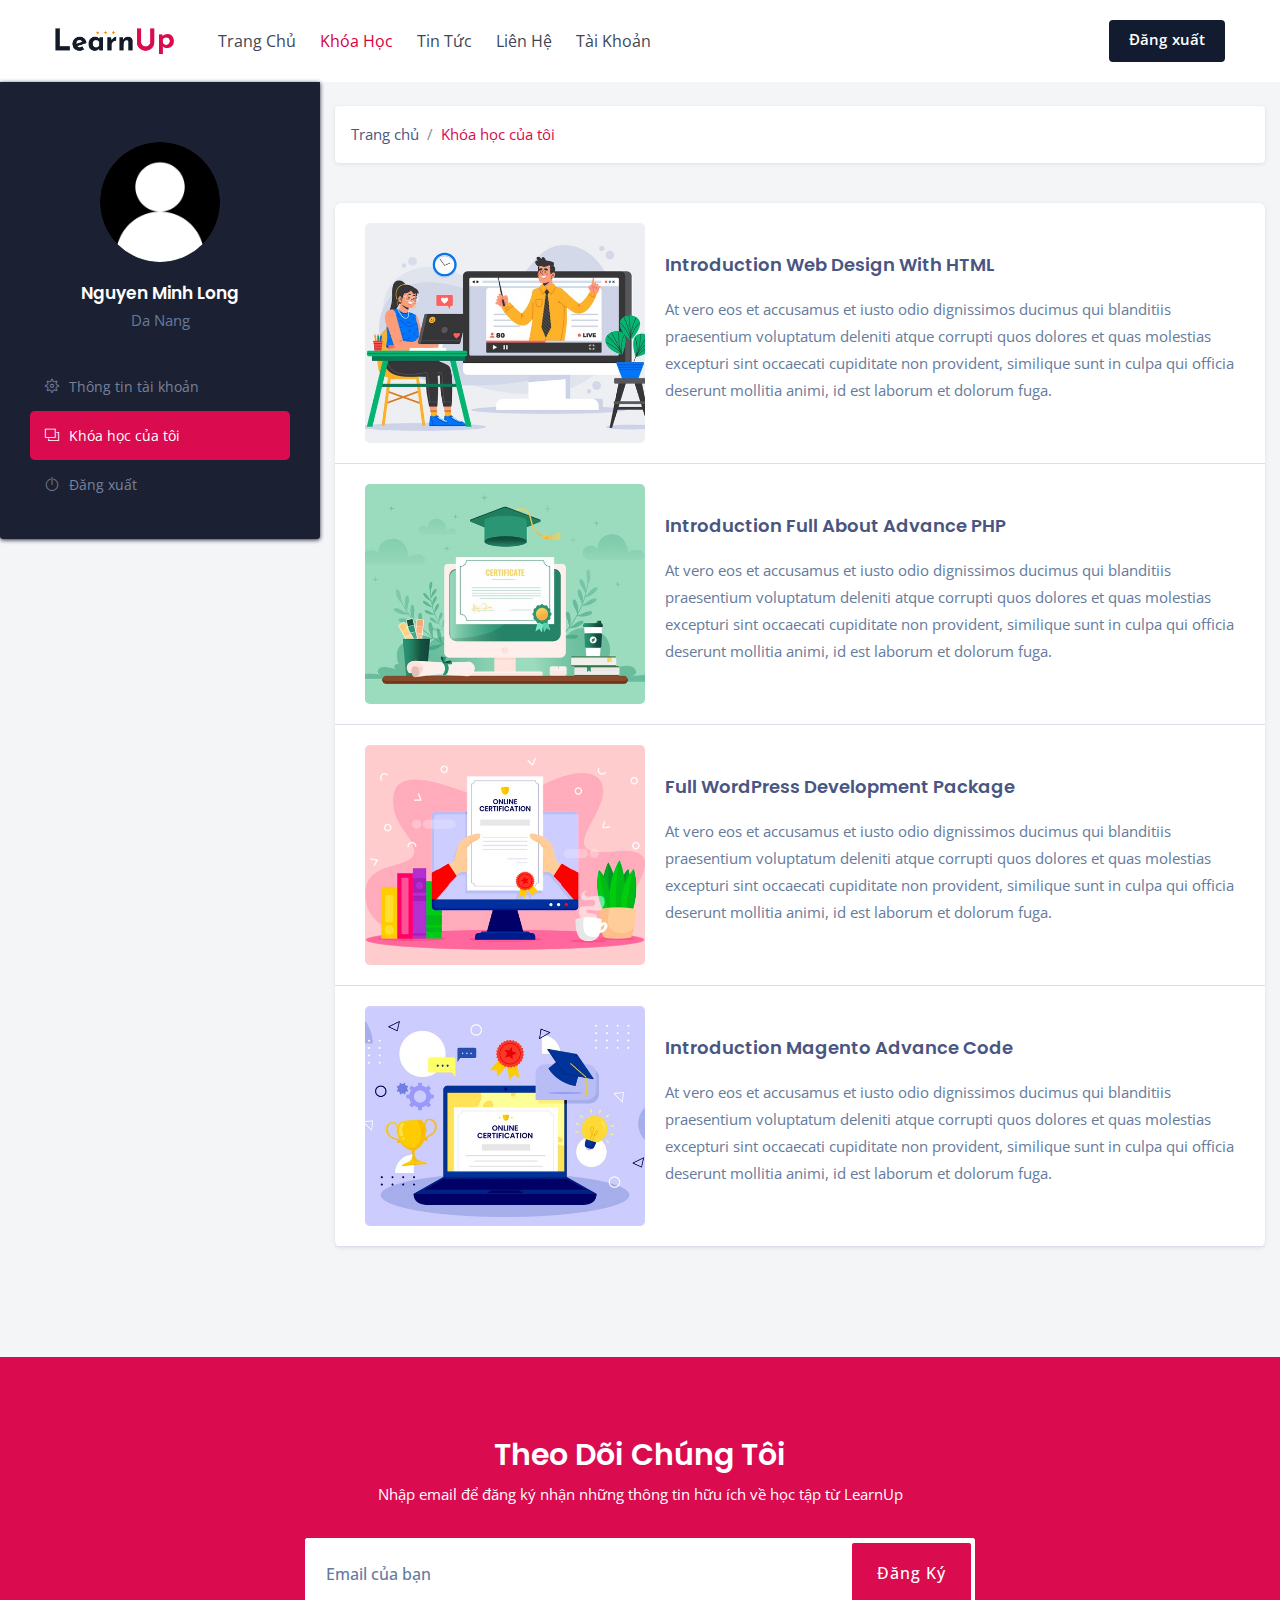
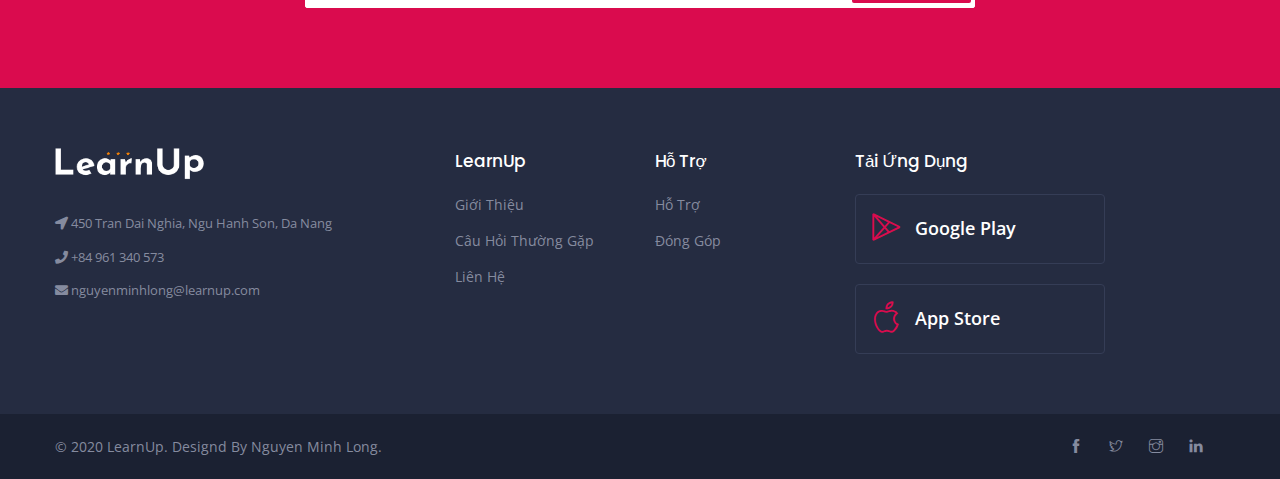
<file: all-courses.html>
<!DOCTYPE html>
<html lang="en">

<head>
	<meta charset="utf-8" />
	<meta name="author" content="www.frebsite.nl" />
	<meta name="viewport"
		content="width=device-width, initial-scale=1.0, minimum-scale=1.0, maximum-scale=1.0, user-scalable=no" />
	<title>LearnUp - Online Course & Education HTML Template</title>
	<!-- Custom CSS -->
	<link href="assets/css/styles.css" rel="stylesheet">
	<!-- Custom Color Option -->
	<link href="assets/css/colors.css" rel="stylesheet">

</head>

<body class="red-skin">

	<!-- ============================================================== -->
	<!-- Preloader - style you can find in spinners.css -->
	<!-- ============================================================== -->
	<div id="preloader">
		<div class="preloader"><span></span><span></span></div>
	</div>


	<!-- ============================================================== -->
	<!-- Main wrapper - style you can find in pages.scss -->
	<!-- ============================================================== -->
	<div id="main-wrapper">

		<!-- ============================================================== -->
		<!-- Top header  -->
		<!-- ============================================================== -->
		<!-- Start Navigation -->
		<div class="header header-light head-shadow">
			<div class="container">
				<nav id="navigation" class="navigation navigation-landscape">
					<div class="nav-header">
						<a class="nav-brand fixed-logo" href="index.html"><img src="assets/img/logo.png" class="logo"
								alt="" /></a>
						<div class="nav-toggle"></div>
					</div>
					<div class="nav-menus-wrapper" style="transition-property: none;">
						<ul class="nav-menu">						
							<li>
								<a href="index.html">Trang Chủ</a>
							</li>
							
							<li class="active">
								<a href="list-with-sidebar.html">Khóa Học</a>
							</li>

							<li>
								<a href="blog.html">Tin Tức</a>
							</li>
							
							<li>
								<a href="contact.html">Liên Hệ</a>
							</li>

							<li>
								<a href="settings.html">Tài Khoản</a>
							</li>
							
						</ul>

						<ul class="nav-menu nav-menu-social align-to-right">
							<li class="login_click theme-bg">
								<a href="register.html">Đăng xuất</a>
							</li>
						</ul>
					</div>
				</nav>
			</div>
		</div>
		<!-- End Navigation -->
		<div class="clearfix"></div>
		<!-- ============================================================== -->
		<!-- Top header  -->
		<!-- ============================================================== -->


		<!-- ============================ Dashboard: My Order Start ================================== -->
		<section class="gray pt-0">
			<div class="container-fluid">

				<!-- Row -->
				<div class="row">

					<div class="col-lg-3 col-md-3 p-0">
						<div class="dashboard-navbar">
							<div class="d-user-avater">
								<img src="assets/img/user-img.jpg" class="img-fluid avater" alt="">
								<h4>Nguyen Minh Long</h4>
								<span>Da Nang</span>
							</div>

							<div class="d-navigation">
								<ul id="side-menu">
									<li><a href="settings.html"><i class="ti-settings"></i>Thông tin tài khoản</a></li>
									<li class="active">
										<a href="all-courses.html"><i class="ti-layers"></i>Khóa học của tôi</a>
									</li>
									<li><a href="#"><i class="ti-power-off"></i>Đăng xuất</a></li>
								</ul>
							</div>
						</div>
					</div>

					<div class="col-lg-9 col-md-9 col-sm-12">

						<!-- Row -->
						<div class="row">
							<div class="col-lg-12 col-md-12 col-sm-12 pt-4 pb-4">
								<nav aria-label="breadcrumb">
									<ol class="breadcrumb">
										<li class="breadcrumb-item"><a href="index.html">Trang chủ</a></li>
										<li class="breadcrumb-item active" aria-current="page">Khóa học của tôi</li>
									</ol>
								</nav>
							</div>
						</div>
						<!-- /Row -->

						<!-- Row -->
						<div class="row">
							<div class="col-lg-12 col-md-12 col-sm-12">

								<!-- Course Style 1 For Student -->
								<div class="dashboard_container">
									<div class="dashboard_container_body">

										<!-- Single Course -->
										<div class="dashboard_single_course">
											<div class="dashboard_single_course_thumb">
												<img src="assets/img/co-1.jpg" class="img-fluid" alt="" />
											</div>
											<div class="dashboard_single_course_caption">
												<div class="dashboard_single_course_head">
													<div class="dashboard_single_course_head_flex">
														<h4 class="dashboard_course_title">
															<a href="course-detail.html">Introduction Web Design with HTML</a>
														</h4>
													</div>
												</div>
												<div class="dashboard_single_course_des">
													<p>At vero eos et accusamus et iusto odio dignissimos ducimus qui
														blanditiis praesentium voluptatum deleniti atque corrupti quos
														dolores et quas molestias excepturi sint occaecati cupiditate
														non provident, similique sunt in culpa qui officia deserunt
														mollitia animi, id est laborum et dolorum fuga.</p>
												</div>
											</div>
										</div>

										<!-- Single Course -->
										<div class="dashboard_single_course">
											<div class="dashboard_single_course_thumb">
												<img src="assets/img/co-2.jpg" class="img-fluid" alt="" />
											</div>
											<div class="dashboard_single_course_caption">
												<div class="dashboard_single_course_head">
													<div class="dashboard_single_course_head_flex">
														<h4 class="dashboard_course_title">
															<a href="course-detail.html">Introduction Full About Advance PHP</a>
														</h4>
													</div>
												</div>
												<div class="dashboard_single_course_des">
													<p>At vero eos et accusamus et iusto odio dignissimos ducimus qui
														blanditiis praesentium voluptatum deleniti atque corrupti quos
														dolores et quas molestias excepturi sint occaecati cupiditate
														non provident, similique sunt in culpa qui officia deserunt
														mollitia animi, id est laborum et dolorum fuga.</p>
												</div>
											</div>
										</div>

										<!-- Single Course -->
										<div class="dashboard_single_course">
											<div class="dashboard_single_course_thumb">
												<img src="assets/img/co-3.jpg" class="img-fluid" alt="" />
											</div>
											<div class="dashboard_single_course_caption">
												<div class="dashboard_single_course_head">
													<div class="dashboard_single_course_head_flex">
														<h4 class="dashboard_course_title">
															<a href="course-detail.html">Full WordPress Development Package</a>
														</h4>
													</div>
												</div>
												<div class="dashboard_single_course_des">
													<p>At vero eos et accusamus et iusto odio dignissimos ducimus qui
														blanditiis praesentium voluptatum deleniti atque corrupti quos
														dolores et quas molestias excepturi sint occaecati cupiditate
														non provident, similique sunt in culpa qui officia deserunt
														mollitia animi, id est laborum et dolorum fuga.</p>
												</div>
											</div>
										</div>

										<!-- Single Course -->
										<div class="dashboard_single_course">
											<div class="dashboard_single_course_thumb">
												<img src="assets/img/co-4.jpg" class="img-fluid" alt="" />
											</div>
											<div class="dashboard_single_course_caption">
												<div class="dashboard_single_course_head">
													<div class="dashboard_single_course_head_flex">
														<h4 class="dashboard_course_title">
															<a href="course-detail.html">Introduction Magento Advance Code</a>
														</h4>
													</div>
												</div>
												<div class="dashboard_single_course_des">
													<p>At vero eos et accusamus et iusto odio dignissimos ducimus qui
														blanditiis praesentium voluptatum deleniti atque corrupti quos
														dolores et quas molestias excepturi sint occaecati cupiditate
														non provident, similique sunt in culpa qui officia deserunt
														mollitia animi, id est laborum et dolorum fuga.</p>
												</div>
											</div>
										</div>

									</div>
								</div>

							</div>
						</div>
						<!-- /Row -->

					</div>

				</div>
				<!-- Row -->

			</div>
		</section>
		<!-- ============================ Dashboard: My Order Start End ================================== -->

		<!-- ============================== Start Newsletter ================================== -->
		<section class="newsletter theme-bg inverse-theme">
			<div class="container">
				<div class="row justify-content-center">
					<div class="col-lg-7 col-md-8 col-sm-12">
						<div class="text-center">
							<h2>Theo dõi chúng tôi</h2>
							<p>Nhập email để đăng ký nhận những thông tin hữu ích về học tập từ LearnUp</p>
							<form class="sup-form">
								<input type="email" class="form-control sigmup-me" placeholder="Email của bạn"
									required="required">
								<input type="submit" class="btn btn-theme" value="Đăng Ký">
							</form>
						</div>
					</div>
				</div>
			</div>
		</section>
		<!-- ================================= End Newsletter =============================== -->

		<!-- ============================ Footer Start ================================== -->
		<footer class="dark-footer skin-dark-footer">
			<div>
				<div class="container">
					<div class="row">
						
						<div class="col-lg-4 col-md-3">
							<div class="footer-widget">
								<img src="assets/img/logo-light.png" class="img-footer" alt="" />
								<div class="footer-add">
									<p><i class="fa fa-location-arrow" aria-hidden="true"></i> 450 Tran Dai Nghia, Ngu Hanh Son, Da Nang</p>
									<p><i class="fa fa-phone" aria-hidden="true"></i> +84 961 340 573</p>
									<p><i class="fa fa-envelope" aria-hidden="true"></i> nguyenminhlong@learnup.com</p>
								</div>
								
							</div>
						</div>		
						<div class="col-lg-2 col-md-3">
							<div class="footer-widget">
								<h4 class="widget-title">LearnUp</h4>
								<ul class="footer-menu">
									<li><a href="#">Giới Thiệu</a></li>
									<li><a href="#">Câu Hỏi Thường Gặp</a></li>
									<li><a href="#">Liên Hệ</a></li>
								</ul>
							</div>
						</div>
						
						<div class="col-lg-2 col-md-3">
							<div class="footer-widget">
								<h4 class="widget-title">Hỗ Trợ</h4>
								<ul class="footer-menu">
									<li><a href="#">Hỗ Trợ</a></li>
									<li><a href="#">Đóng Góp</a></li>
								</ul>
							</div>
						</div>
						
						<div class="col-lg-4 col-md-12">
							<div class="footer-widget">
								<h4 class="widget-title">Tải Ứng Dụng</h4>
								<a href="#" class="other-store-link">
									<div class="other-store-app">
										<div class="os-app-icon">
											<i class="lni-playstore theme-cl"></i>
										</div>
										<div class="os-app-caps">
											Google Play
										</div>
									</div>
								</a>
								<a href="#" class="other-store-link">
									<div class="other-store-app">
										<div class="os-app-icon">
											<i class="lni-apple theme-cl"></i>
										</div>
										<div class="os-app-caps">
											App Store
										</div>
									</div>
								</a>
							</div>
						</div>
						
					</div>
				</div>
			</div>
			
			<div class="footer-bottom">
				<div class="container">
					<div class="row align-items-center">
						
						<div class="col-lg-6 col-md-6">
							<p class="mb-0">© 2020 LearnUp. Designd By <a href="#">Nguyen Minh Long</a>.</p>
						</div>
						
						<div class="col-lg-6 col-md-6 text-right">
							<ul class="footer-bottom-social">
								<li><a href="#"><i class="ti-facebook"></i></a></li>
								<li><a href="#"><i class="ti-twitter"></i></a></li>
								<li><a href="#"><i class="ti-instagram"></i></a></li>
								<li><a href="#"><i class="ti-linkedin"></i></a></li>
							</ul>
						</div>
						
					</div>
				</div>
			</div>
		</footer>
		<!-- ============================ Footer End ================================== -->

		<a id="back2Top" class="top-scroll" title="Back to top" href="#"><i class="ti-arrow-up"></i></a>


	</div>
	<!-- ============================================================== -->
	<!-- End Wrapper -->
	<!-- ============================================================== -->

	<!-- ============================================================== -->
	<!-- All Jquery -->
	<!-- ============================================================== -->
	<script src="assets/js/jquery.min.js"></script>
	<script src="assets/js/popper.min.js"></script>
	<script src="assets/js/bootstrap.min.js"></script>
	<script src="assets/js/select2.min.js"></script>
	<script src="assets/js/slick.js"></script>
	<script src="assets/js/jquery.counterup.min.js"></script>
	<script src="assets/js/counterup.min.js"></script>
	<script src="assets/js/custom.js"></script>
	<!-- ============================================================== -->
	<!-- This page plugins -->
	<!-- ============================================================== -->
	<script src="assets/js/metisMenu.min.js"></script>
	<script>
		$('#side-menu').metisMenu();
	</script>

</body>

<!-- Mirrored from codeminifier.com/learnup-1.1/learnup/all-courses.html by HTTrack Website Copier/3.x [XR&CO'2014], Mon, 12 Oct 2020 14:25:19 GMT -->

</html>
</file>
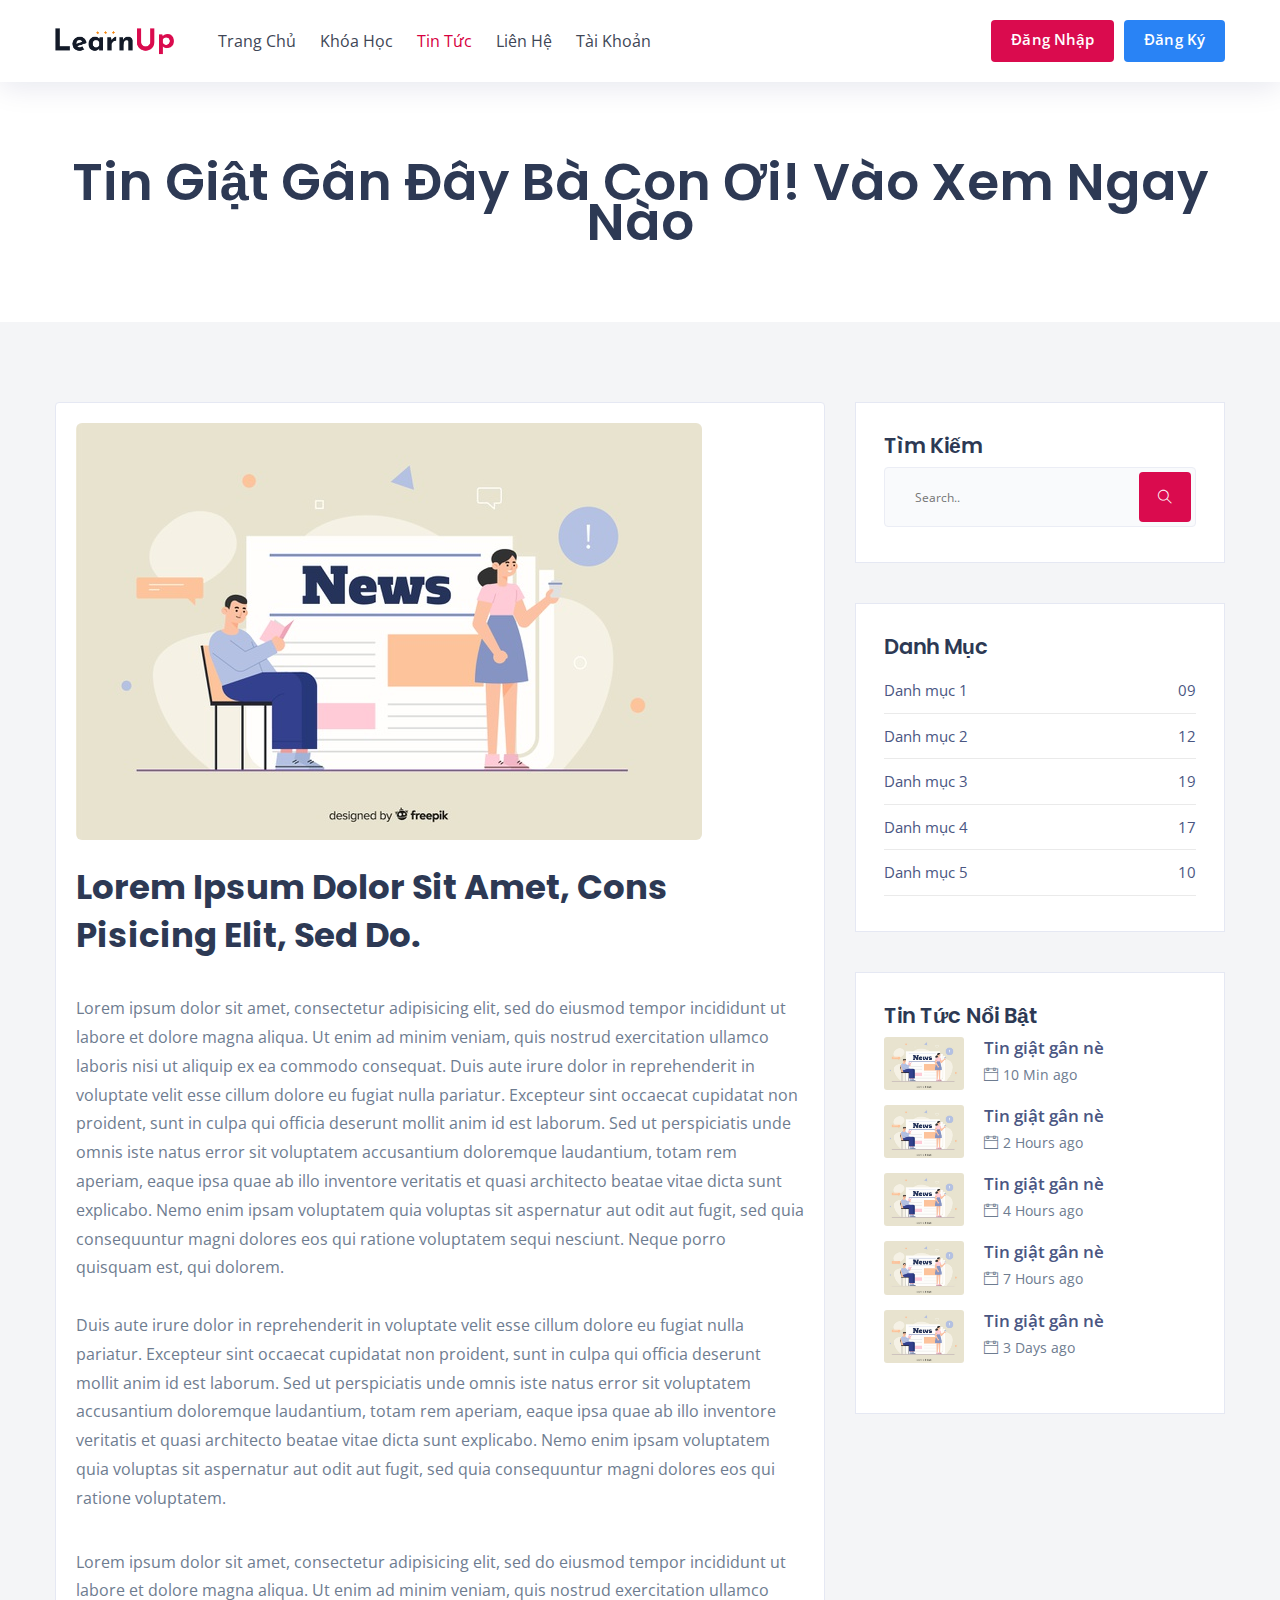
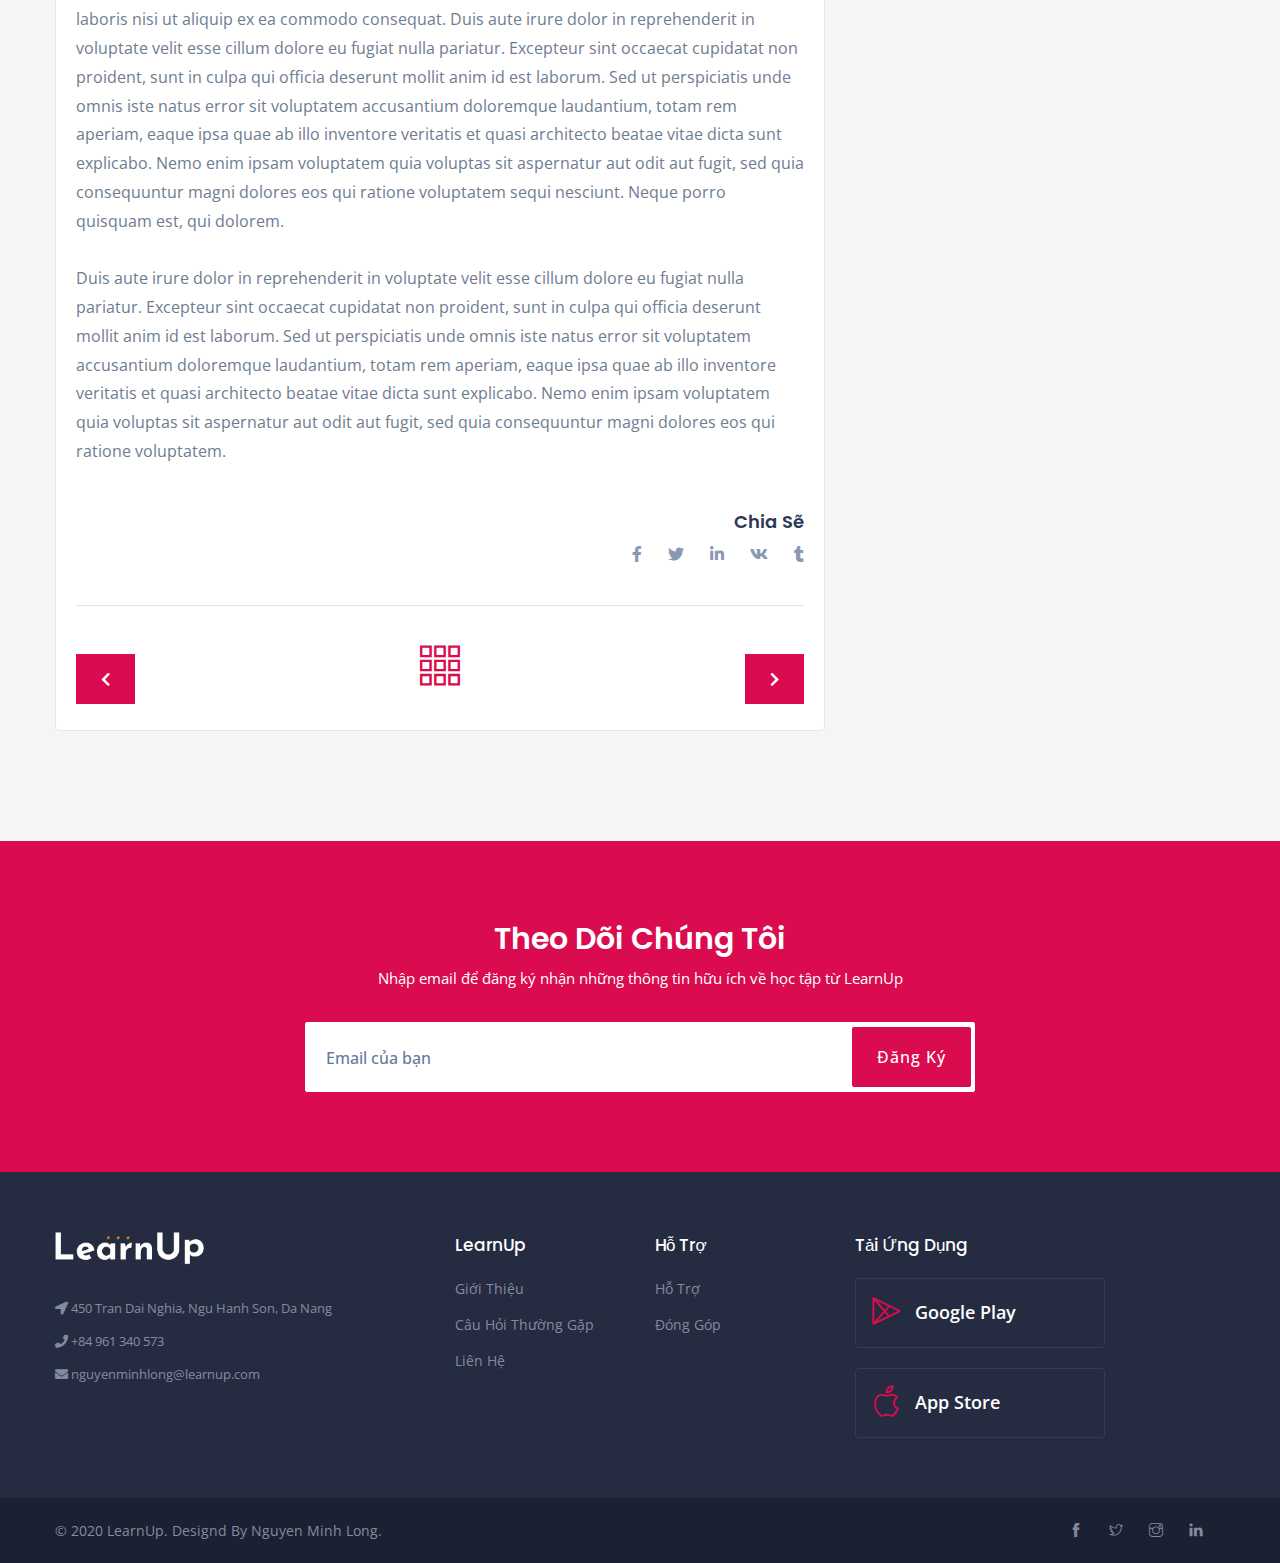
<file: blog-detail.html>
<!DOCTYPE html>
<html lang="en">
	
<!-- Mirrored from codeminifier.com/learnup-1.1/learnup/blog-detail.html by HTTrack Website Copier/3.x [XR&CO'2014], Mon, 12 Oct 2020 14:25:32 GMT -->
<head>
		<meta charset="utf-8" />
		<meta name="author" content="www.frebsite.nl" />
		<meta name="viewport" content="width=device-width, initial-scale=1.0, minimum-scale=1.0, maximum-scale=1.0, user-scalable=no" />
		
        <title>LearnUp - Online Course & Education HTML Template</title>
		 
        <!-- Custom CSS -->
        <link href="assets/css/styles.css" rel="stylesheet">
		
		<!-- Custom Color Option -->
		<link href="assets/css/colors.css" rel="stylesheet">
		
    </head>
	
    <body class="red-skin blog-page">
	
        <!-- ============================================================== -->
        <!-- Preloader - style you can find in spinners.css -->
        <!-- ============================================================== -->
        <div id="preloader"><div class="preloader"><span></span><span></span></div></div>
		
		
        <!-- ============================================================== -->
        <!-- Main wrapper - style you can find in pages.scss -->
        <!-- ============================================================== -->
        <div id="main-wrapper">
		
            <!-- ============================================================== -->
            <!-- Top header  -->
            <!-- ============================================================== -->
            <!-- Start Navigation -->
			<div class="header header-light head-shadow">
                <div class="container">
                    <nav id="navigation" class="navigation navigation-landscape">
                        <div class="nav-header">
                            <a class="nav-brand fixed-logo" href="index.html"><img src="assets/img/logo.png" class="logo" alt=""/></a>
                            <div class="nav-toggle"></div>
                        </div>
                        <div class="nav-menus-wrapper" style="transition-property: none;">
							<ul class="nav-menu">						
								<li>
									<a href="index.html">Trang Chủ</a>
								</li>
								
								<li>
									<a href="list-with-sidebar.html">Khóa Học</a>
								</li>
	
								<li class="active">
									<a href="blog.html">Tin Tức</a>
								</li>
								
								<li>
									<a href="contact.html">Liên Hệ</a>
								</li>
	
								<li>
									<a href="settings.html">Tài Khoản</a>
								</li>
								
							</ul>
                            
                            <ul class="nav-menu nav-menu-social align-to-right">
                                
                                <li class="login_click bg-red">
                                    <a href="login.html" >Đăng Nhập</a>
                                </li>
                                <li class="login_click bg-blue">
                                    <a href="register.html" >Đăng Ký</a>
                                </li>
                            </ul>
                        </div>
                    </nav>
                </div>	
            </div>
			<!-- End Navigation -->
			<div class="clearfix"></div>
			<!-- ============================================================== -->
			<!-- Top header  -->
			<!-- ============================================================== -->
			
			<!-- ============================ Page Title Start================================== -->
			<section class="page-title">
				<div class="container">
					<div class="row">
						<div class="col-lg-12 col-md-12">
							
							<div class="breadcrumbs-wrap">
								<h1 class="breadcrumb-title">Tin giật gân đây bà con ơi! Vào xem ngay nào</h1>
							</div>
							
						</div>
					</div>
				</div>
			</section>
			<!-- ============================ Page Title End ================================== -->	
			
			<!-- ============================ Agency List Start ================================== -->
			<section class="gray">
			
				<div class="container">
				
					<!-- row Start -->
					<div class="row">
					
						<!-- Blog Detail -->
						<div class="col-lg-8 col-md-12 col-sm-12 col-12">
							<div class="article_detail_wrapss single_article_wrap format-standard">
								<div class="article_body_wrap">
								
									<div class="article_featured_image">
										<img class="img-fluid" src="assets/img/b-3.jpg" alt="">
									</div>
									
									<div class="article_top_info">
									</div>
									<h2 class="post-title">Lorem ipsum dolor sit amet, cons pisicing elit, sed do.</h2>
									<p>Lorem ipsum dolor sit amet, consectetur adipisicing elit, sed do eiusmod tempor incididunt ut 
										labore et dolore magna aliqua. Ut enim ad minim veniam, quis nostrud exercitation ullamco laboris nisi ut aliquip ex ea commodo consequat. Duis aute irure dolor in reprehenderit in voluptate velit esse cillum dolore eu fugiat nulla pariatur. Excepteur sint occaecat cupidatat non proident, sunt in culpa qui officia deserunt mollit anim id est laborum. Sed ut perspiciatis unde omnis iste natus error sit voluptatem accusantium doloremque laudantium, totam rem aperiam, eaque ipsa quae ab illo inventore veritatis et quasi architecto beatae vitae dicta sunt explicabo. Nemo enim ipsam voluptatem quia voluptas sit aspernatur aut odit aut fugit, sed quia consequuntur magni dolores eos qui ratione voluptatem sequi nesciunt. Neque porro quisquam est, qui dolorem. <br><br> Duis aute irure dolor in reprehenderit in voluptate velit esse cillum dolore eu fugiat nulla pariatur. Excepteur sint occaecat cupidatat non proident, sunt in culpa qui officia deserunt mollit anim id est laborum. Sed ut perspiciatis unde omnis iste natus error sit voluptatem accusantium doloremque laudantium, totam rem aperiam, eaque ipsa quae ab illo inventore veritatis et quasi architecto beatae vitae dicta sunt explicabo. Nemo enim ipsam voluptatem quia voluptas sit aspernatur aut odit aut fugit, sed quia consequuntur magni dolores eos qui ratione voluptatem.</p>
									<p>Lorem ipsum dolor sit amet, consectetur adipisicing elit, sed do eiusmod tempor
										incididunt ut labore et dolore magna aliqua. Ut enim ad minim veniam, quis nostrud
										exercitation ullamco laboris nisi ut aliquip ex ea commodo consequat. Duis aute irure
										dolor in reprehenderit in voluptate velit esse cillum dolore eu fugiat nulla pariatur.
										Excepteur sint occaecat cupidatat non proident, sunt in culpa qui officia deserunt
										mollit anim id est laborum. Sed ut perspiciatis unde omnis iste natus error sit
										voluptatem accusantium doloremque laudantium, totam rem aperiam, eaque ipsa quae ab illo
										inventore veritatis et quasi architecto beatae vitae dicta sunt explicabo. Nemo enim
										ipsam voluptatem quia voluptas sit aspernatur aut odit aut fugit, sed quia consequuntur
										magni dolores eos qui ratione voluptatem sequi nesciunt. Neque porro quisquam est, qui
										dolorem. <br><br>Duis aute irure dolor in reprehenderit in voluptate velit esse cillum
										dolore eu fugiat nulla pariatur. Excepteur sint occaecat cupidatat non proident, sunt in
										culpa qui officia deserunt mollit anim id est laborum. Sed ut perspiciatis unde omnis
										iste natus error sit voluptatem accusantium doloremque laudantium, totam rem aperiam,
										eaque ipsa quae ab illo inventore veritatis et quasi architecto beatae vitae dicta sunt
										explicabo. Nemo enim ipsam voluptatem quia voluptas sit aspernatur aut odit aut fugit,
										sed quia consequuntur magni dolores eos qui ratione voluptatem.</p>
									<div class="article_bottom_info">
										<div class="post-share">
											<h4 class="pbm-title">Chia sẽ</h4>
											<ul class="list">
												<li><a href="#"><i class="fab fa-facebook-f"></i></a></li>
												<li><a href="#"><i class="fab fa-twitter"></i></a></li>
												<li><a href="#"><i class="fab fa-linkedin-in"></i></a></li>
												<li><a href="#"><i class="fab fa-vk"></i></a></li>
												<li><a href="#"><i class="fab fa-tumblr"></i></a></li>
											</ul>
										</div>
									</div>
									<div class="single_article_pagination">
										<div class="prev-post">
											<a href="#" class="theme-bg">
												<div class="title-with-link">
													<span class="intro"><i class="fa fa-chevron-left" aria-hidden="true"></i></span>
												</div>
											</a>
										</div>
										<div class="article_pagination_center_grid">
											<a href="#"><i class="ti-layout-grid3"></i></a>
										</div>
										<div class="next-post">
											<a href="#" class="theme-bg">
												<div class="title-with-link">
													<span class="intro"><i class="fa fa-chevron-right" aria-hidden="true"></i></span>
												</div>
											</a>
										</div>
									</div>
									
								</div>
							</div>
						</div>
						
						<!-- Single blog Grid -->
						<div class="col-lg-4 col-md-12 col-sm-12 col-12">
							
							<!-- Searchbard -->
							<div class="single_widgets widget_search">
								<h4 class="title">Tìm kiếm</h4>
								<form action="#" class="sidebar-search-form">
									<input type="search" name="search" placeholder="Search..">
									<button type="submit"><i class="ti-search"></i></button>
								</form>
							</div>

							<!-- Categories -->
							<div class="single_widgets widget_category">
								<h4 class="title">Danh mục</h4>
								<ul>
									<li><a href="#">Danh mục 1 <span>09</span></a></li>
									<li><a href="#">Danh mục 2 <span>12</span></a></li>
									<li><a href="#">Danh mục 3 <span>19</span></a></li>
									<li><a href="#">Danh mục 4 <span>17</span></a></li>
									<li><a href="#">Danh mục 5 <span>10</span></a></li>
								</ul>
							</div>
							
							<!-- Trending Posts -->
							<div class="single_widgets widget_thumb_post">
								<h4 class="title">Tin tức nổi bật</h4>
								<ul>
									<li>
										<span class="left">
											<img src="assets/img/b-3.jpg" alt="" class="">
										</span>
										<span class="right">
											<a class="feed-title" href="#">Tin giật gân nè</a> 
											<span class="post-date"><i class="ti-calendar"></i>10 Min ago</span>
										</span>
									</li>
									<li>
										<span class="left">
											<img src="assets/img/b-3.jpg" alt="" class="">
										</span>
										<span class="right">
											<a class="feed-title" href="#">Tin giật gân nè</a> 
											<span class="post-date"><i class="ti-calendar"></i>2 Hours ago</span>
										</span>
									</li>
									<li>
										<span class="left">
											<img src="assets/img/b-3.jpg" alt="" class="">
										</span>
										<span class="right">
											<a class="feed-title" href="#">Tin giật gân nè</a> 
											<span class="post-date"><i class="ti-calendar"></i>4 Hours ago</span>
										</span>
									</li>
									<li>
										<span class="left">
											<img src="assets/img/b-3.jpg" alt="" class="">
										</span>
										<span class="right">
											<a class="feed-title" href="#">Tin giật gân nè</a> 
											<span class="post-date"><i class="ti-calendar"></i>7 Hours ago</span>
										</span>
									</li>
									<li>
										<span class="left">
											<img src="assets/img/b-3.jpg" alt="" class="">
										</span>
										<span class="right">
											<a class="feed-title" href="#">Tin giật gân nè</a> 
											<span class="post-date"><i class="ti-calendar"></i>3 Days ago</span>
										</span>
									</li>
								</ul>
							</div>
						</div>
						
					</div>
					<!-- /row -->					
					
				</div>
						
			</section>
			<!-- ============================ Agency List End ================================== -->
			
			<!-- ============================== Start Newsletter ================================== -->
			<section class="newsletter theme-bg inverse-theme">
				<div class="container">
					<div class="row justify-content-center">
						<div class="col-lg-7 col-md-8 col-sm-12">
							<div class="text-center">
								<h2>Theo dõi chúng tôi</h2>
								<p>Nhập email để đăng ký nhận những thông tin hữu ích về học tập từ LearnUp</p>
								<form class="sup-form">
									<input type="email" class="form-control sigmup-me" placeholder="Email của bạn" required="required">
									<input type="submit" class="btn btn-theme" value="Đăng Ký">
								</form>
							</div>
						</div>
					</div>
				</div>
			</section>
			<!-- ================================= End Newsletter =============================== -->
			
		<!-- ============================ Footer Start ================================== -->
		<footer class="dark-footer skin-dark-footer">
			<div>
				<div class="container">
					<div class="row">
						
						<div class="col-lg-4 col-md-3">
							<div class="footer-widget">
								<img src="assets/img/logo-light.png" class="img-footer" alt="" />
								<div class="footer-add">
									<p><i class="fa fa-location-arrow" aria-hidden="true"></i> 450 Tran Dai Nghia, Ngu Hanh Son, Da Nang</p>
									<p><i class="fa fa-phone" aria-hidden="true"></i> +84 961 340 573</p>
									<p><i class="fa fa-envelope" aria-hidden="true"></i> nguyenminhlong@learnup.com</p>
								</div>
								
							</div>
						</div>		
						<div class="col-lg-2 col-md-3">
							<div class="footer-widget">
								<h4 class="widget-title">LearnUp</h4>
								<ul class="footer-menu">
									<li><a href="#">Giới Thiệu</a></li>
									<li><a href="#">Câu Hỏi Thường Gặp</a></li>
									<li><a href="#">Liên Hệ</a></li>
								</ul>
							</div>
						</div>
						
						<div class="col-lg-2 col-md-3">
							<div class="footer-widget">
								<h4 class="widget-title">Hỗ Trợ</h4>
								<ul class="footer-menu">
									<li><a href="#">Hỗ Trợ</a></li>
									<li><a href="#">Đóng Góp</a></li>
								</ul>
							</div>
						</div>
						
						<div class="col-lg-4 col-md-12">
							<div class="footer-widget">
								<h4 class="widget-title">Tải Ứng Dụng</h4>
								<a href="#" class="other-store-link">
									<div class="other-store-app">
										<div class="os-app-icon">
											<i class="lni-playstore theme-cl"></i>
										</div>
										<div class="os-app-caps">
											Google Play
										</div>
									</div>
								</a>
								<a href="#" class="other-store-link">
									<div class="other-store-app">
										<div class="os-app-icon">
											<i class="lni-apple theme-cl"></i>
										</div>
										<div class="os-app-caps">
											App Store
										</div>
									</div>
								</a>
							</div>
						</div>
						
					</div>
				</div>
			</div>
			
			<div class="footer-bottom">
				<div class="container">
					<div class="row align-items-center">
						
						<div class="col-lg-6 col-md-6">
							<p class="mb-0">© 2020 LearnUp. Designd By <a href="#">Nguyen Minh Long</a>.</p>
						</div>
						
						<div class="col-lg-6 col-md-6 text-right">
							<ul class="footer-bottom-social">
								<li><a href="#"><i class="ti-facebook"></i></a></li>
								<li><a href="#"><i class="ti-twitter"></i></a></li>
								<li><a href="#"><i class="ti-instagram"></i></a></li>
								<li><a href="#"><i class="ti-linkedin"></i></a></li>
							</ul>
						</div>
						
					</div>
				</div>
			</div>
		</footer>
		<!-- ============================ Footer End ================================== -->
			
			<a id="back2Top" class="top-scroll" title="Back to top" href="#"><i class="ti-arrow-up"></i></a>
			

		</div>
		<!-- ============================================================== -->
		<!-- End Wrapper -->
		<!-- ============================================================== -->

		<!-- ============================================================== -->
		<!-- All Jquery -->
		<!-- ============================================================== -->
		<script src="assets/js/jquery.min.js"></script>
		<script src="assets/js/popper.min.js"></script>
		<script src="assets/js/bootstrap.min.js"></script>
		<script src="assets/js/select2.min.js"></script>
		<script src="assets/js/slick.js"></script>
		<script src="assets/js/jquery.counterup.min.js"></script>
		<script src="assets/js/counterup.min.js"></script>
		<script src="assets/js/custom.js"></script>
		<!-- ============================================================== -->
		<!-- This page plugins -->
		<!-- ============================================================== -->

	</body>

<!-- Mirrored from codeminifier.com/learnup-1.1/learnup/blog-detail.html by HTTrack Website Copier/3.x [XR&CO'2014], Mon, 12 Oct 2020 14:25:33 GMT -->
</html>
</file>
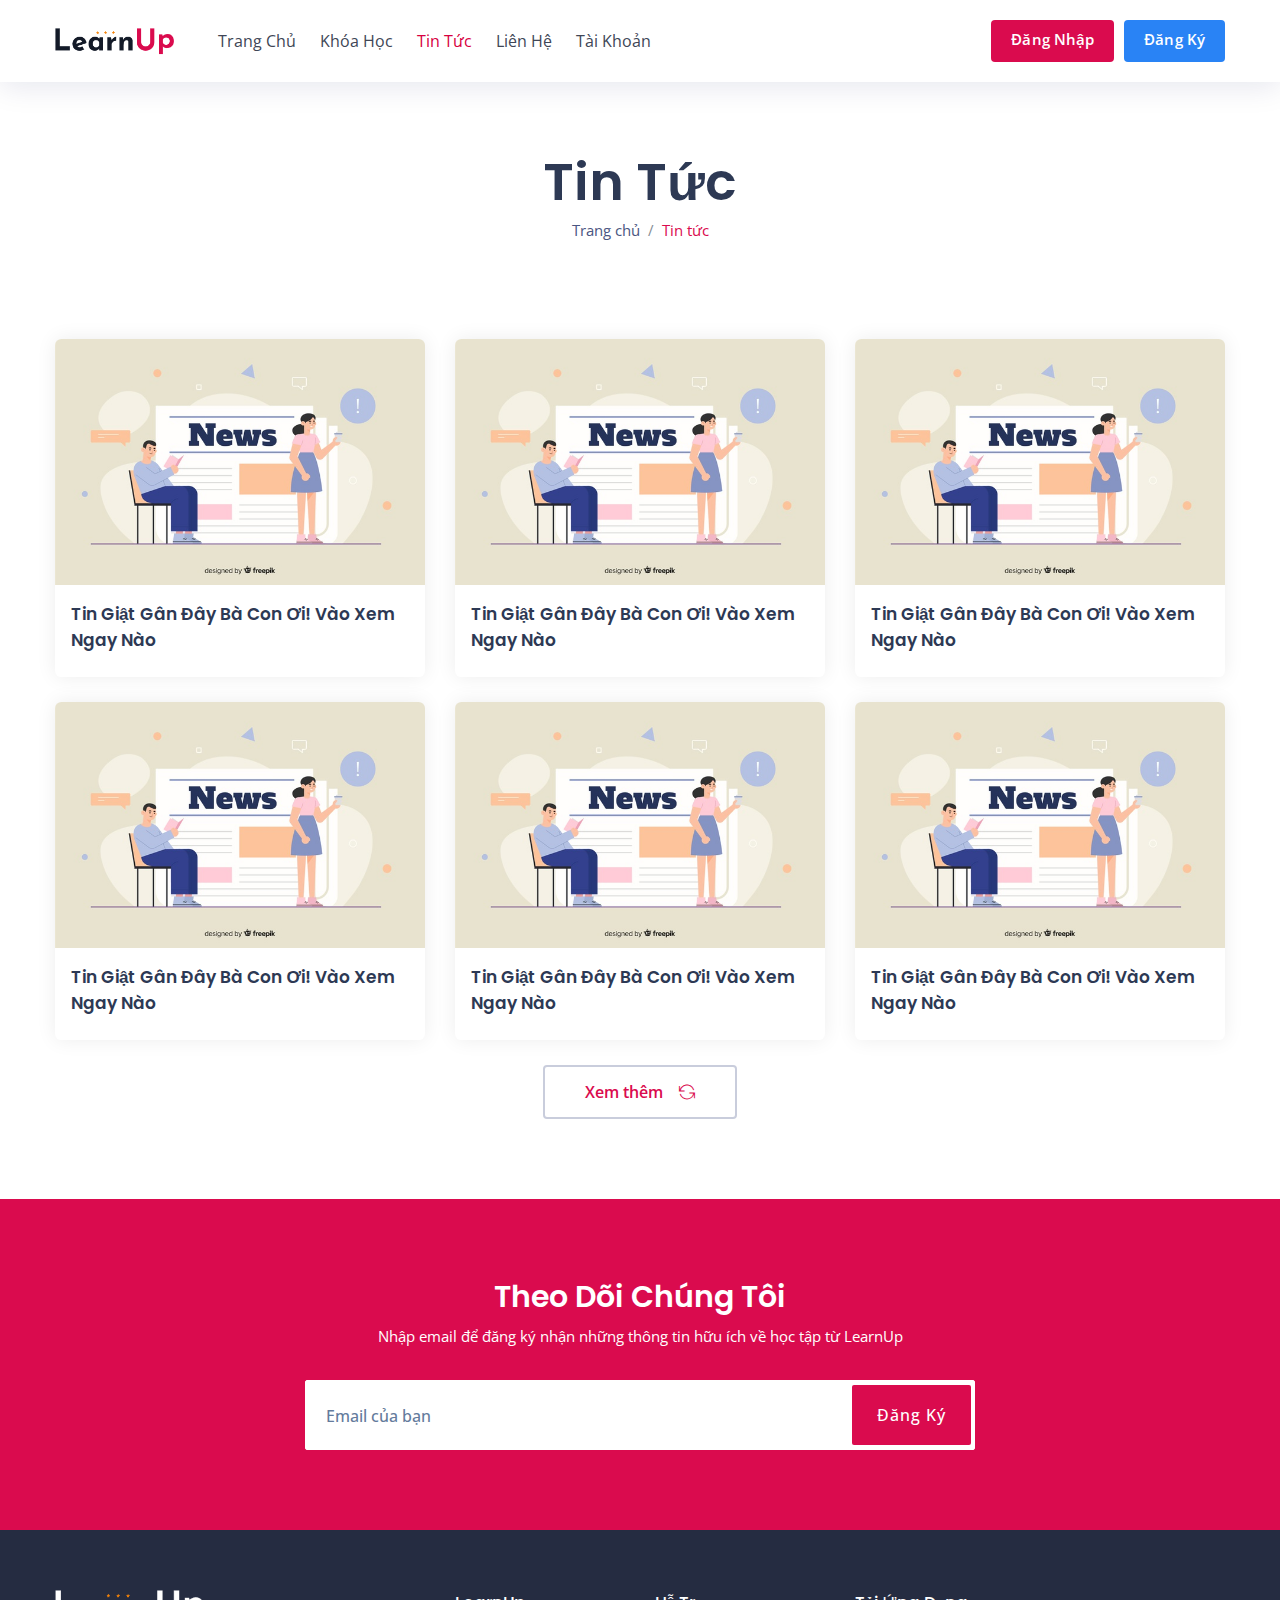
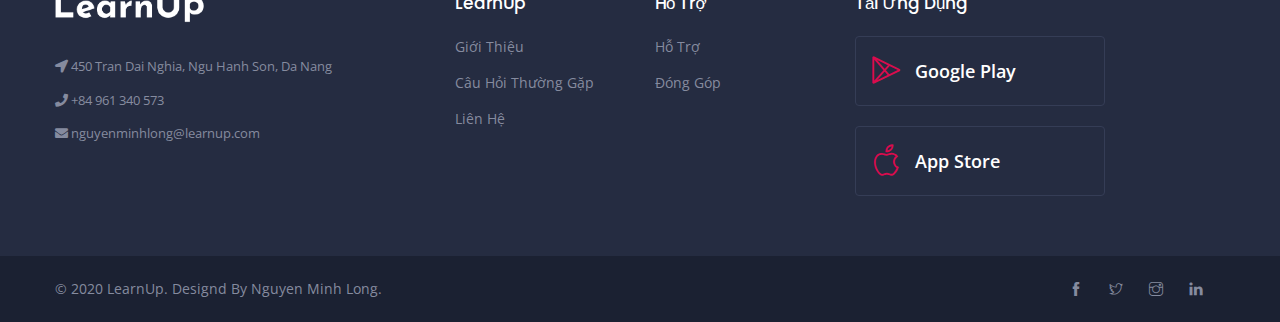
<file: blog.html>
<!DOCTYPE html>
<html lang="en">
	
<!-- Mirrored from codeminifier.com/learnup-1.1/learnup/blog.html by HTTrack Website Copier/3.x [XR&CO'2014], Mon, 12 Oct 2020 14:25:32 GMT -->
<head>
		<meta charset="utf-8" />
		<meta name="author" content="www.frebsite.nl" />
		<meta name="viewport" content="width=device-width, initial-scale=1.0, minimum-scale=1.0, maximum-scale=1.0, user-scalable=no" />
		
        <title>LearnUp - Online Course & Education HTML Template</title>
		 
        <!-- Custom CSS -->
        <link href="assets/css/styles.css" rel="stylesheet">
		
		<!-- Custom Color Option -->
		<link href="assets/css/colors.css" rel="stylesheet">
		
    </head>
	
    <body class="red-skin">
	
        <!-- ============================================================== -->
        <!-- Preloader - style you can find in spinners.css -->
        <!-- ============================================================== -->
        <div id="preloader"><div class="preloader"><span></span><span></span></div></div>
		
		
        <!-- ============================================================== -->
        <!-- Main wrapper - style you can find in pages.scss -->
        <!-- ============================================================== -->
        <div id="main-wrapper">
		
            <!-- ============================================================== -->
            <!-- Top header  -->
            <!-- ============================================================== -->
            <!-- Start Navigation -->
			<div class="header header-light head-shadow">
                <div class="container">
                    <nav id="navigation" class="navigation navigation-landscape">
                        <div class="nav-header">
                            <a class="nav-brand fixed-logo" href="index.html"><img src="assets/img/logo.png" class="logo" alt=""/></a>
                            <div class="nav-toggle"></div>
                        </div>
                        <div class="nav-menus-wrapper" style="transition-property: none;">
                            <ul class="nav-menu">						
								<li>
									<a href="index.html">Trang Chủ</a>
								</li>
								
								<li>
									<a href="list-with-sidebar.html">Khóa Học</a>
								</li>
	
								<li class="active">
									<a href="blog.html">Tin Tức</a>
								</li>
								
								<li>
									<a href="contact.html">Liên Hệ</a>
								</li>
	
								<li>
									<a href="settings.html">Tài Khoản</a>
								</li>
								
							</ul>
                            
                            <ul class="nav-menu nav-menu-social align-to-right">
                                
                                <li class="login_click bg-red">
                                    <a href="login.html" >Đăng Nhập</a>
                                </li>
                                <li class="login_click bg-blue">
                                    <a href="register.html" >Đăng Ký</a>
                                </li>
                            </ul>
                        </div>
                    </nav>
                </div>	
            </div>
			<!-- End Navigation -->
			<div class="clearfix"></div>
			<!-- ============================================================== -->
			<!-- Top header  -->
			<!-- ============================================================== -->
			
			<!-- ============================ Page Title Start================================== -->
			<section class="page-title">
				<div class="container">
					<div class="row">
						<div class="col-lg-12 col-md-12">
							
							<div class="breadcrumbs-wrap">
								<h1 class="breadcrumb-title">Tin Tức</h1>
								<nav aria-label="breadcrumb">
									<ol class="breadcrumb">
										<li class="breadcrumb-item"><a href="#">Trang chủ</a></li>
										<li class="breadcrumb-item active" aria-current="page">Tin tức</li>
									</ol>
								</nav>
							</div>
							
						</div>
					</div>
				</div>
			</section>
			<!-- ============================ Page Title End ================================== -->	
			
			<!-- ========================== Articles Section =============================== -->
			<section class="pt-0">
				<div class="container">
					
					<div class="row">
								
						<!-- Single Article -->
						<div class="col-lg-4 col-md-4 col-sm-12">
							<div class="articles_grid_style">
								<div class="articles_grid_thumb">
									<a href="blog-detail.html"><img src="assets/img/b-3.jpg" class="img-fluid" alt="" /></a>
								</div>
								
								<div class="articles_grid_caption">
									<h4>Tin giật gân đây bà con ơi! Vào xem ngay nào</h4>
								</div>
							</div>
						</div>
						
						<!-- Single Article -->
						<div class="col-lg-4 col-md-4 col-sm-12">
							<div class="articles_grid_style">
								<div class="articles_grid_thumb">
									<a href="blog-detail.html"><img src="assets/img/b-3.jpg" class="img-fluid" alt="" /></a>
								</div>
								
								<div class="articles_grid_caption">
									<h4>Tin giật gân đây bà con ơi! Vào xem ngay nào</h4>
								</div>
							</div>
						</div>
						
						<!-- Single Article -->
						<div class="col-lg-4 col-md-4 col-sm-12">
							<div class="articles_grid_style">
								<div class="articles_grid_thumb">
									<a href="blog-detail.html"><img src="assets/img/b-3.jpg" class="img-fluid" alt="" /></a>
								</div>
								
								<div class="articles_grid_caption">
									<h4>Tin giật gân đây bà con ơi! Vào xem ngay nào</h4>
								</div>
							</div>
						</div>
						
						<!-- Single Article -->
						<div class="col-lg-4 col-md-4 col-sm-12">
							<div class="articles_grid_style">
								<div class="articles_grid_thumb">
									<a href="blog-detail.html"><img src="assets/img/b-3.jpg" class="img-fluid" alt="" /></a>
								</div>
								
								<div class="articles_grid_caption">
									<h4>Tin giật gân đây bà con ơi! Vào xem ngay nào</h4>
								</div>
							</div>
						</div>
						
						<!-- Single Article -->
						<div class="col-lg-4 col-md-4 col-sm-12">
							<div class="articles_grid_style">
								<div class="articles_grid_thumb">
									<a href="blog-detail.html"><img src="assets/img/b-3.jpg" class="img-fluid" alt="" /></a>
								</div>
								
								<div class="articles_grid_caption">
									<h4>Tin giật gân đây bà con ơi! Vào xem ngay nào</h4>
								</div>
							</div>
						</div>
						
						<!-- Single Article -->
						<div class="col-lg-4 col-md-4 col-sm-12">
							<div class="articles_grid_style">
								<div class="articles_grid_thumb">
									<a href="blog-detail.html"><img src="assets/img/b-3.jpg" class="img-fluid" alt="" /></a>
								</div>
								
								<div class="articles_grid_caption">
									<h4>Tin giật gân đây bà con ơi! Vào xem ngay nào</h4>
								</div>
							</div>
						</div>
					
					</div>
					
					<!-- Row -->
					<div class="row">
						<div class="col-lg-12 col-md-12 col-sm-12">
							
							<!-- Pagination -->
							<div class="row">
								<div class="col-lg-12 col-md-12 col-sm-12 text-center">
									<button type="button" class="btn btn-loader">Xem thêm<i class="ti-reload ml-3"></i></button>
								</div>
							</div>
							
						</div>
					</div>
					<!-- /Row -->
							
				</div>
			</section>
			<!-- ========================== Articles Section =============================== -->
			
			<!-- ============================== Start Newsletter ================================== -->
			<section class="newsletter theme-bg inverse-theme">
				<div class="container">
					<div class="row justify-content-center">
						<div class="col-lg-7 col-md-8 col-sm-12">
							<div class="text-center">
								<h2>Theo dõi chúng tôi</h2>
								<p>Nhập email để đăng ký nhận những thông tin hữu ích về học tập từ LearnUp</p>
								<form class="sup-form">
									<input type="email" class="form-control sigmup-me" placeholder="Email của bạn" required="required">
									<input type="submit" class="btn btn-theme" value="Đăng Ký">
								</form>
							</div>
						</div>
					</div>
				</div>
			</section>
			<!-- ================================= End Newsletter =============================== -->
			
		<!-- ============================ Footer Start ================================== -->
		<footer class="dark-footer skin-dark-footer">
			<div>
				<div class="container">
					<div class="row">
						
						<div class="col-lg-4 col-md-3">
							<div class="footer-widget">
								<img src="assets/img/logo-light.png" class="img-footer" alt="" />
								<div class="footer-add">
									<p><i class="fa fa-location-arrow" aria-hidden="true"></i> 450 Tran Dai Nghia, Ngu Hanh Son, Da Nang</p>
									<p><i class="fa fa-phone" aria-hidden="true"></i> +84 961 340 573</p>
									<p><i class="fa fa-envelope" aria-hidden="true"></i> nguyenminhlong@learnup.com</p>
								</div>
								
							</div>
						</div>		
						<div class="col-lg-2 col-md-3">
							<div class="footer-widget">
								<h4 class="widget-title">LearnUp</h4>
								<ul class="footer-menu">
									<li><a href="#">Giới Thiệu</a></li>
									<li><a href="#">Câu Hỏi Thường Gặp</a></li>
									<li><a href="#">Liên Hệ</a></li>
								</ul>
							</div>
						</div>
						
						<div class="col-lg-2 col-md-3">
							<div class="footer-widget">
								<h4 class="widget-title">Hỗ Trợ</h4>
								<ul class="footer-menu">
									<li><a href="#">Hỗ Trợ</a></li>
									<li><a href="#">Đóng Góp</a></li>
								</ul>
							</div>
						</div>
						
						<div class="col-lg-4 col-md-12">
							<div class="footer-widget">
								<h4 class="widget-title">Tải Ứng Dụng</h4>
								<a href="#" class="other-store-link">
									<div class="other-store-app">
										<div class="os-app-icon">
											<i class="lni-playstore theme-cl"></i>
										</div>
										<div class="os-app-caps">
											Google Play
										</div>
									</div>
								</a>
								<a href="#" class="other-store-link">
									<div class="other-store-app">
										<div class="os-app-icon">
											<i class="lni-apple theme-cl"></i>
										</div>
										<div class="os-app-caps">
											App Store
										</div>
									</div>
								</a>
							</div>
						</div>
						
					</div>
				</div>
			</div>
			
			<div class="footer-bottom">
				<div class="container">
					<div class="row align-items-center">
						
						<div class="col-lg-6 col-md-6">
							<p class="mb-0">© 2020 LearnUp. Designd By <a href="#">Nguyen Minh Long</a>.</p>
						</div>
						
						<div class="col-lg-6 col-md-6 text-right">
							<ul class="footer-bottom-social">
								<li><a href="#"><i class="ti-facebook"></i></a></li>
								<li><a href="#"><i class="ti-twitter"></i></a></li>
								<li><a href="#"><i class="ti-instagram"></i></a></li>
								<li><a href="#"><i class="ti-linkedin"></i></a></li>
							</ul>
						</div>
						
					</div>
				</div>
			</div>
		</footer>
		<!-- ============================ Footer End ================================== -->
			
			<a id="back2Top" class="top-scroll" title="Back to top" href="#"><i class="ti-arrow-up"></i></a>
			

		</div>
		<!-- ============================================================== -->
		<!-- End Wrapper -->
		<!-- ============================================================== -->

		<!-- ============================================================== -->
		<!-- All Jquery -->
		<!-- ============================================================== -->
		<script src="assets/js/jquery.min.js"></script>
		<script src="assets/js/popper.min.js"></script>
		<script src="assets/js/bootstrap.min.js"></script>
		<script src="assets/js/select2.min.js"></script>
		<script src="assets/js/slick.js"></script>
		<script src="assets/js/jquery.counterup.min.js"></script>
		<script src="assets/js/counterup.min.js"></script>
		<script src="assets/js/custom.js"></script>
		<!-- ============================================================== -->
		<!-- This page plugins -->
		<!-- ============================================================== -->

	</body>

<!-- Mirrored from codeminifier.com/learnup-1.1/learnup/blog.html by HTTrack Website Copier/3.x [XR&CO'2014], Mon, 12 Oct 2020 14:25:32 GMT -->
</html>
</file>
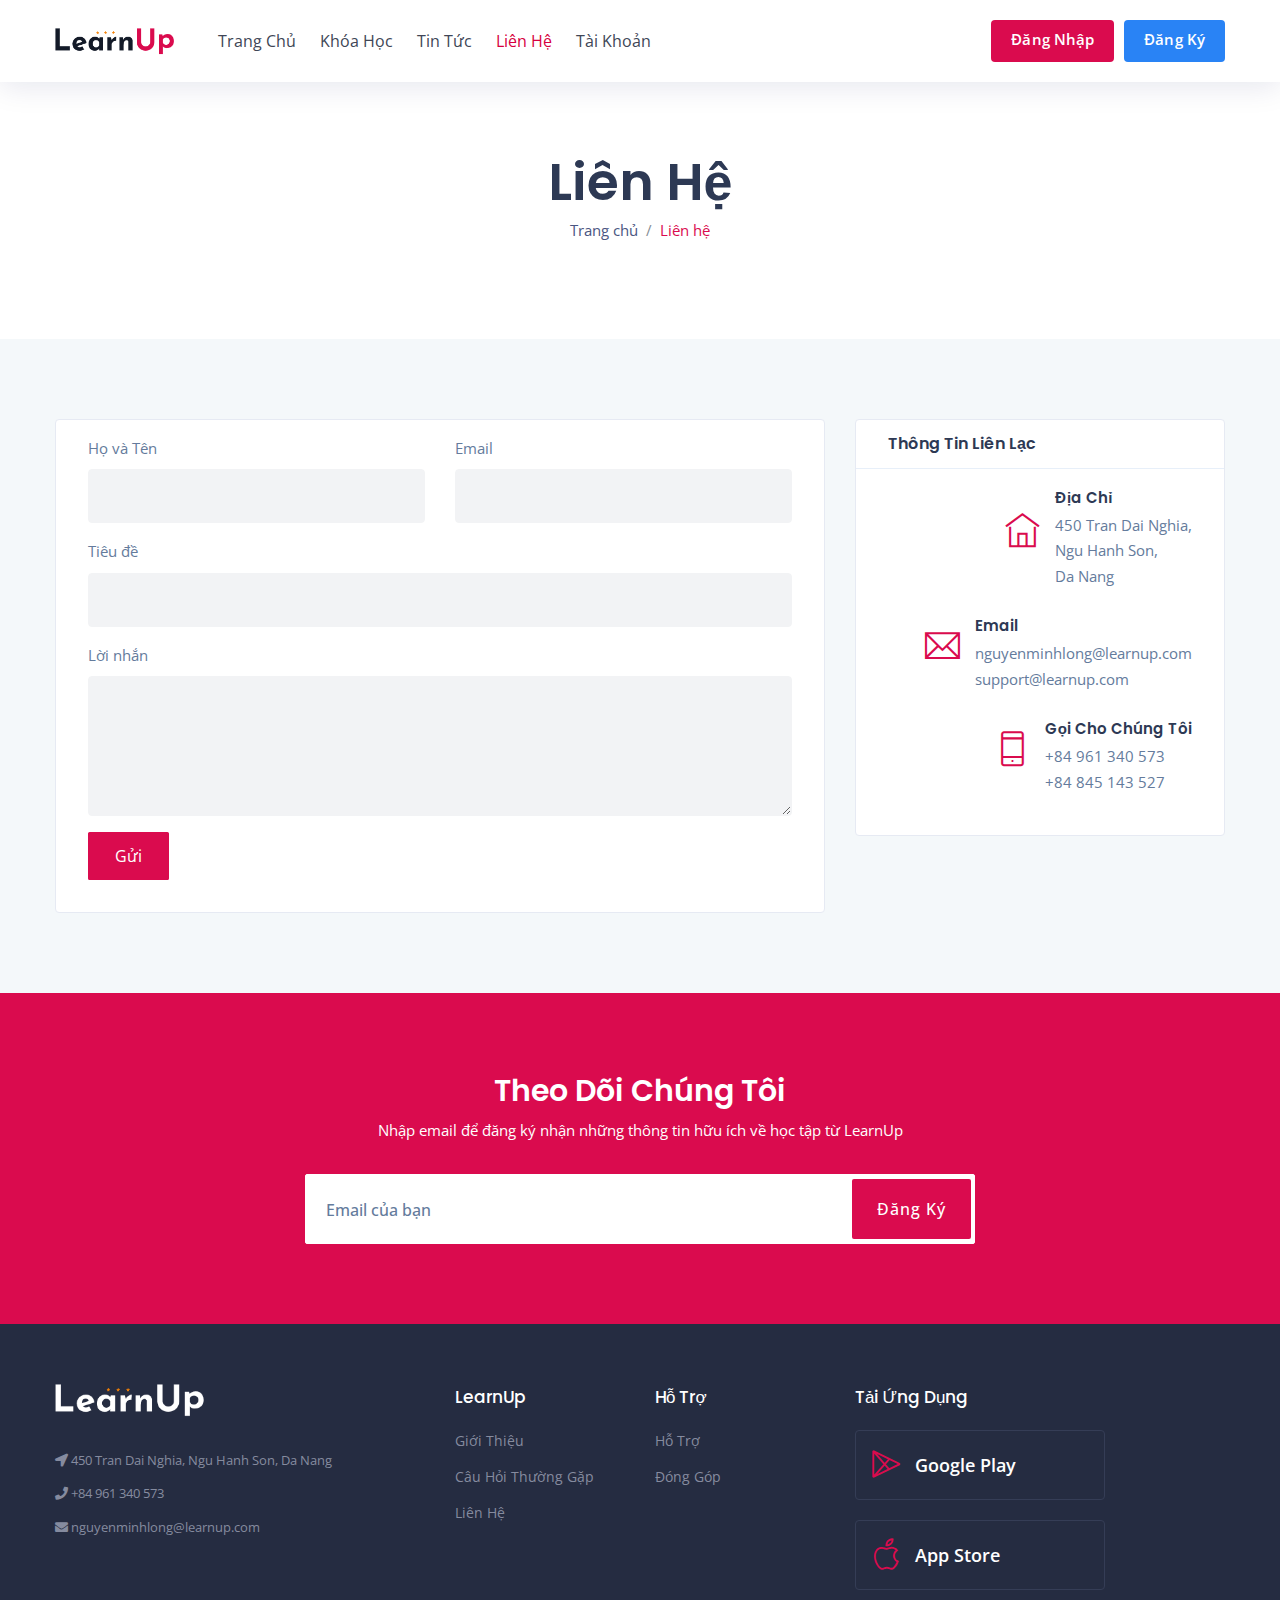
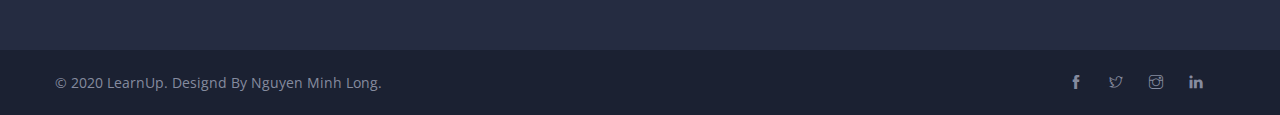
<file: contact.html>
<!DOCTYPE html>
<html lang="en">
	<head>
		<meta charset="utf-8" />
		<meta name="author" content="www.frebsite.nl" />
		<meta name="viewport" content="width=device-width, initial-scale=1.0, minimum-scale=1.0, maximum-scale=1.0, user-scalable=no" />
		
        <title>LearnUp - Online Course & Education HTML Template</title>
		 
        <!-- Custom CSS -->
        <link href="assets/css/styles.css" rel="stylesheet">
		
		<!-- Custom Color Option -->
		<link href="assets/css/colors.css" rel="stylesheet">
		
    </head>
	
    <body class="red-skin">
	
        <!-- ============================================================== -->
        <!-- Preloader - style you can find in spinners.css -->
        <!-- ============================================================== -->
        <div id="preloader"><div class="preloader"><span></span><span></span></div></div>
		
		
        <!-- ============================================================== -->
        <!-- Main wrapper - style you can find in pages.scss -->
        <!-- ============================================================== -->
        <div id="main-wrapper">
		
            <!-- ============================================================== -->
            <!-- Top header  header-light head-shadow-->
            <!-- ============================================================== -->
            <!-- Start Navigation -->
			<div class="header header-light head-shadow">
                <div class="container">
                    <nav id="navigation" class="navigation navigation-landscape">
                        <div class="nav-header">
                            <a class="nav-brand fixed-logo" href="index.html"><img src="assets/img/logo.png" class="logo" alt=""/></a>
                            <div class="nav-toggle"></div>
                        </div>
                        <div class="nav-menus-wrapper" style="transition-property: none;">
                            <ul class="nav-menu">						
                                <li>
                                    <a href="index.html">Trang Chủ</a>
                                </li>
                                
                                <li>
                                    <a href="list-with-sidebar.html">Khóa Học</a>
                                </li>
    
                                <li>
                                    <a href="blog.html">Tin Tức</a>
                                </li>
                                
                                <li class="active">
                                    <a href="contact.html">Liên Hệ</a>
                                </li>
    
                                <li>
                                    <a href="settings.html">Tài Khoản</a>
                                </li>
                                
                            </ul>
                            
                            <ul class="nav-menu nav-menu-social align-to-right">
                                
                                <li class="login_click bg-red">
                                    <a href="login.html" >Đăng Nhập</a>
                                </li>
                                <li class="login_click bg-blue">
                                    <a href="register.html" >Đăng Ký</a>
                                </li>
                            </ul>
                        </div>
                    </nav>
                </div>	
            </div>
			<!-- End Navigation -->
			<div class="clearfix"></div>
			<!-- ============================================================== -->
			<!-- Top header  -->
			<!-- ============================================================== -->
		
           <!-- ============================ Page Title Start================================== -->
			<section class="page-title">
				<div class="container">
					<div class="row">
						<div class="col-lg-12 col-md-12">
							
							<div class="breadcrumbs-wrap">
								<h1 class="breadcrumb-title">Liên Hệ</h1>
								<nav aria-label="breadcrumb">
									<ol class="breadcrumb">
										<li class="breadcrumb-item"><a href="#">Trang chủ</a></li>
										<li class="breadcrumb-item active" aria-current="page">Liên hệ</li>
									</ol>
								</nav>
							</div>
							
						</div>
					</div>
				</div>
			</section>
			<!-- ============================ Page Title End ================================== -->	
			
			<!-- ============================ Agency List Start ================================== -->
			<section class="bg-light">
			
				<div class="container">
				
					<!-- row Start -->
					<div class="row">
					
						<div class="col-lg-8 col-md-7">
							<div class="prc_wrap">
								
								<div class="prc_wrap-body">
									<div class="row">
										<div class="col-lg-6 col-md-12">
											<div class="form-group">
												<label>Họ và Tên</label>
												<input type="text" class="form-control simple">
											</div>
										</div>
										<div class="col-lg-6 col-md-12">
											<div class="form-group">
												<label>Email</label>
												<input type="email" class="form-control simple">
											</div>
										</div>
									</div>
									
									<div class="form-group">
										<label>Tiêu đề</label>
										<input type="text" class="form-control simple">
									</div>
									
									<div class="form-group">
										<label>Lời nhắn</label>
										<textarea class="form-control simple"></textarea>
									</div>
									
									<div class="form-group">
										<button class="btn btn-theme" type="submit">Gửi</button>
									</div>
								</div>
								
							</div>
											
						</div>
						
						<div class="col-lg-4 col-md-5">
						
							<div class="prc_wrap">
								
								<div class="prc_wrap_header">
									<h4 class="property_block_title">Thông Tin Liên Lạc</h4>
								</div>
								
								<div class="prc_wrap-body">
									<div class="contact-info">
										<div class="cn-info-detail">
											<div class="cn-info-icon">
												<i class="ti-home"></i>
											</div>
											<div class="cn-info-content">
												<h4 class="cn-info-title">Địa Chỉ</h4>
												450 Tran Dai Nghia,<br>Ngu Hanh Son,<br>Da Nang
											</div>
										</div>
										
										<div class="cn-info-detail">
											<div class="cn-info-icon">
												<i class="ti-email"></i>
											</div>
											<div class="cn-info-content">
                                                <h4 class="cn-info-title">Email</h4>
                                                nguyenminhlong@learnup.com
												<br>support@learnup.com
											</div>
										</div>
										
										<div class="cn-info-detail">
											<div class="cn-info-icon">
												<i class="ti-mobile"></i>
											</div>
											<div class="cn-info-content">
												<h4 class="cn-info-title">Gọi cho chúng tôi</h4>
												+84 961 340 573<br> +84 845 143 527
											</div>
										</div>
										
									</div>
								</div>
							</div>
							
						</div>
						
					</div>
					<!-- /row -->		
					
				</div>
						
			</section>
			<!-- ============================ Agency List End ================================== -->
			
			<!-- ============================== Start Newsletter ================================== -->
			<section class="newsletter theme-bg inverse-theme">
				<div class="container">
					<div class="row justify-content-center">
						<div class="col-lg-7 col-md-8 col-sm-12">
							<div class="text-center">
								<h2>Theo Dõi Chúng Tôi</h2>
								<p>Nhập email để đăng ký nhận những thông tin hữu ích về học tập từ LearnUp</p>
								<form class="sup-form">
									<input type="email" class="form-control sigmup-me" placeholder="Email của bạn" required="required">
									<input type="submit" class="btn btn-theme" value="Đăng Ký">
								</form>
							</div>
						</div>
					</div>
				</div>
			</section>
			<!-- ================================= End Newsletter =============================== -->
			
			<!-- ============================ Footer Start ================================== -->
            <footer class="dark-footer skin-dark-footer">
                <div>
                    <div class="container">
                        <div class="row">
                            
                            <div class="col-lg-4 col-md-3">
                                <div class="footer-widget">
                                    <img src="assets/img/logo-light.png" class="img-footer" alt="" />
                                    <div class="footer-add">
                                        <p><i class="fa fa-location-arrow" aria-hidden="true"></i> 450 Tran Dai Nghia, Ngu Hanh Son, Da Nang</p>
                                        <p><i class="fa fa-phone" aria-hidden="true"></i> +84 961 340 573</p>
                                        <p><i class="fa fa-envelope" aria-hidden="true"></i> nguyenminhlong@learnup.com</p>
                                    </div>
                                    
                                </div>
                            </div>		
                            <div class="col-lg-2 col-md-3">
                                <div class="footer-widget">
                                    <h4 class="widget-title">LearnUp</h4>
                                    <ul class="footer-menu">
                                        <li><a href="#">Giới Thiệu</a></li>
                                        <li><a href="#">Câu Hỏi Thường Gặp</a></li>
                                        <li><a href="#">Liên Hệ</a></li>
                                    </ul>
                                </div>
                            </div>
                            
                            <div class="col-lg-2 col-md-3">
                                <div class="footer-widget">
                                    <h4 class="widget-title">Hỗ Trợ</h4>
                                    <ul class="footer-menu">
                                        <li><a href="#">Hỗ Trợ</a></li>
                                        <li><a href="#">Đóng Góp</a></li>
                                    </ul>
                                </div>
                            </div>
                            
                            <div class="col-lg-4 col-md-12">
                                <div class="footer-widget">
                                    <h4 class="widget-title">Tải Ứng Dụng</h4>
                                    <a href="#" class="other-store-link">
                                        <div class="other-store-app">
                                            <div class="os-app-icon">
                                                <i class="lni-playstore theme-cl"></i>
                                            </div>
                                            <div class="os-app-caps">
                                                Google Play
                                            </div>
                                        </div>
                                    </a>
                                    <a href="#" class="other-store-link">
                                        <div class="other-store-app">
                                            <div class="os-app-icon">
                                                <i class="lni-apple theme-cl"></i>
                                            </div>
                                            <div class="os-app-caps">
                                                App Store
                                            </div>
                                        </div>
                                    </a>
                                </div>
                            </div>
                            
                        </div>
                    </div>
                </div>
                
                <div class="footer-bottom">
                    <div class="container">
                        <div class="row align-items-center">
                            
                            <div class="col-lg-6 col-md-6">
                                <p class="mb-0">© 2020 LearnUp. Designd By <a href="#">Nguyen Minh Long</a>.</p>
                            </div>
                            
                            <div class="col-lg-6 col-md-6 text-right">
                                <ul class="footer-bottom-social">
                                    <li><a href="#"><i class="ti-facebook"></i></a></li>
                                    <li><a href="#"><i class="ti-twitter"></i></a></li>
                                    <li><a href="#"><i class="ti-instagram"></i></a></li>
                                    <li><a href="#"><i class="ti-linkedin"></i></a></li>
                                </ul>
                            </div>
                            
                        </div>
                    </div>
                </div>
            </footer>
			<!-- ============================ Footer End ================================== -->
			
			<a id="back2Top" class="top-scroll" title="Back to top" href="#"><i class="ti-arrow-up"></i></a>
			

		</div>
		<!-- ============================================================== -->
		<!-- End Wrapper -->
		<!-- ============================================================== -->

		<!-- ============================================================== -->
		<!-- All Jquery -->
		<!-- ============================================================== -->
		<script src="assets/js/jquery.min.js"></script>
		<script src="assets/js/popper.min.js"></script>
		<script src="assets/js/bootstrap.min.js"></script>
		<script src="assets/js/select2.min.js"></script>
		<script src="assets/js/slick.js"></script>
		<script src="assets/js/jquery.counterup.min.js"></script>
		<script src="assets/js/counterup.min.js"></script>
		<script src="assets/js/custom.js"></script>
		<!-- ============================================================== -->
		<!-- This page plugins -->
		<!-- ============================================================== -->

	</body>
</html>
</file>
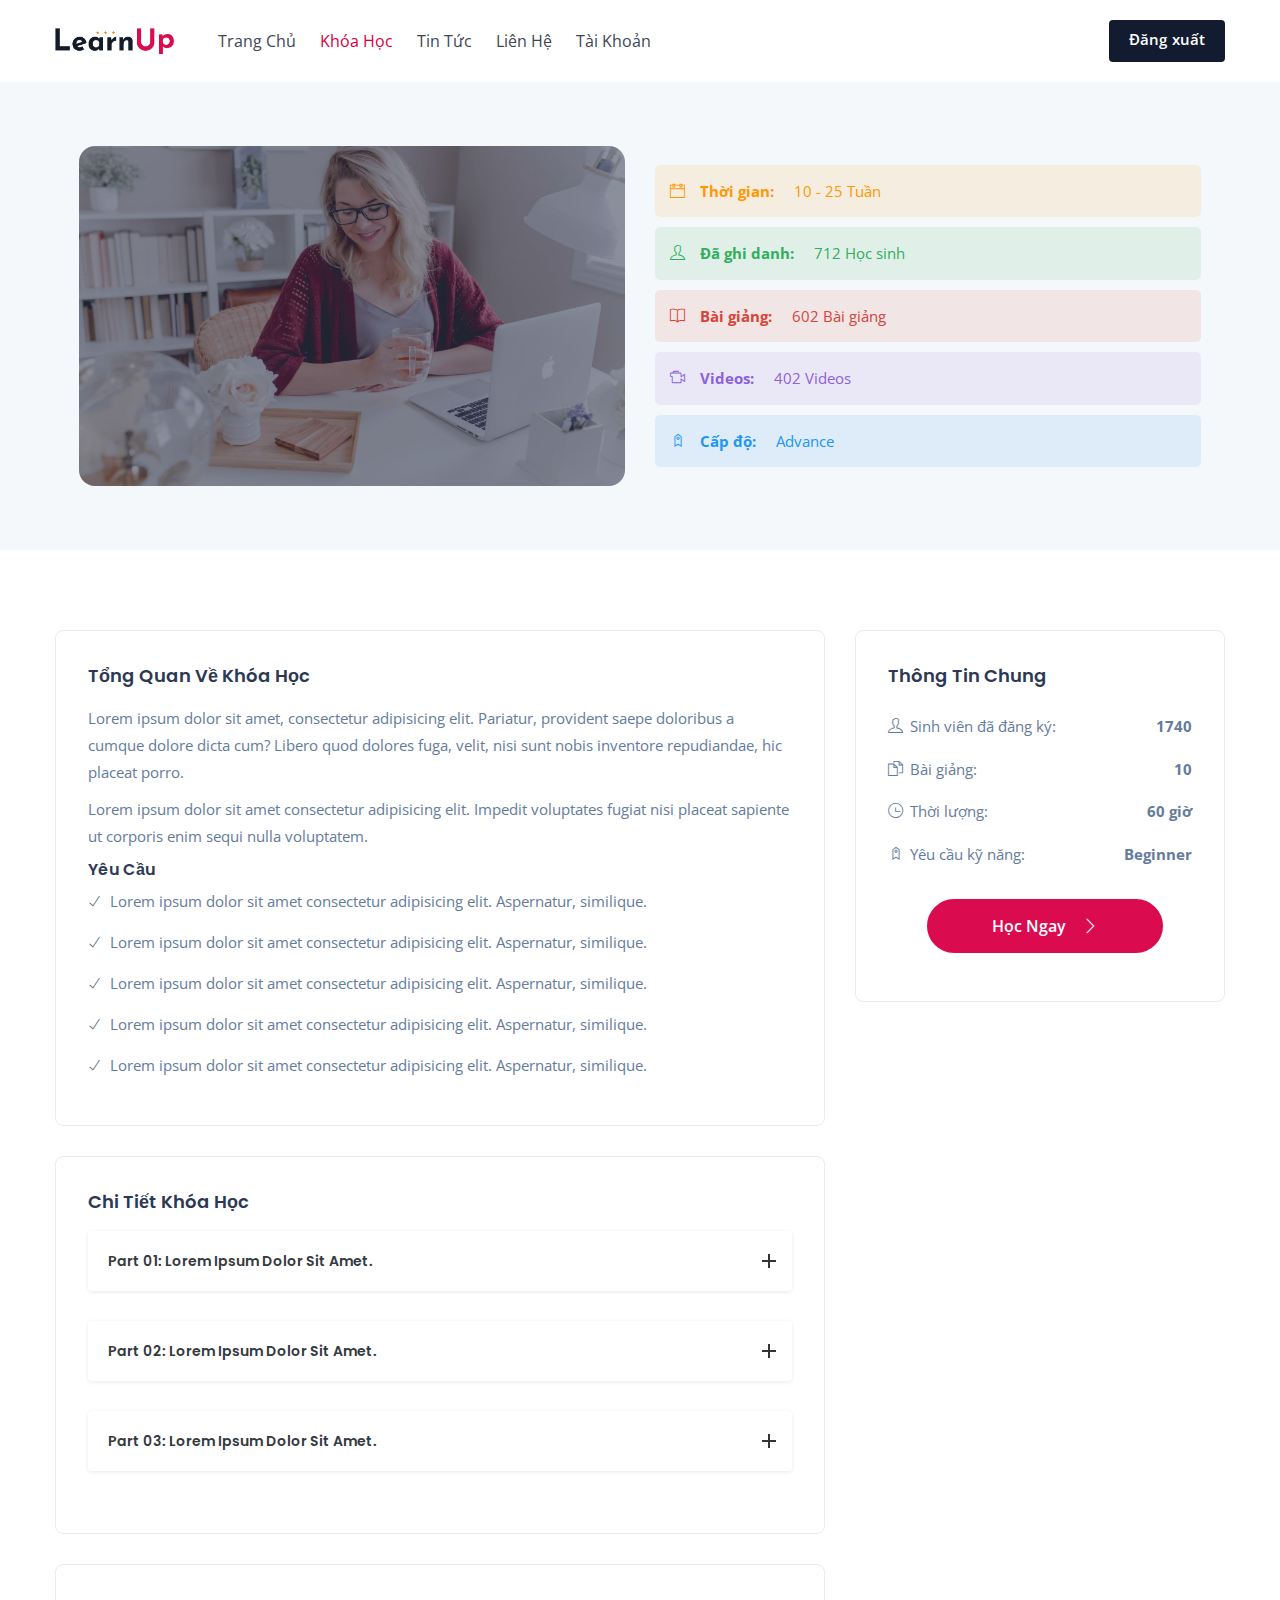
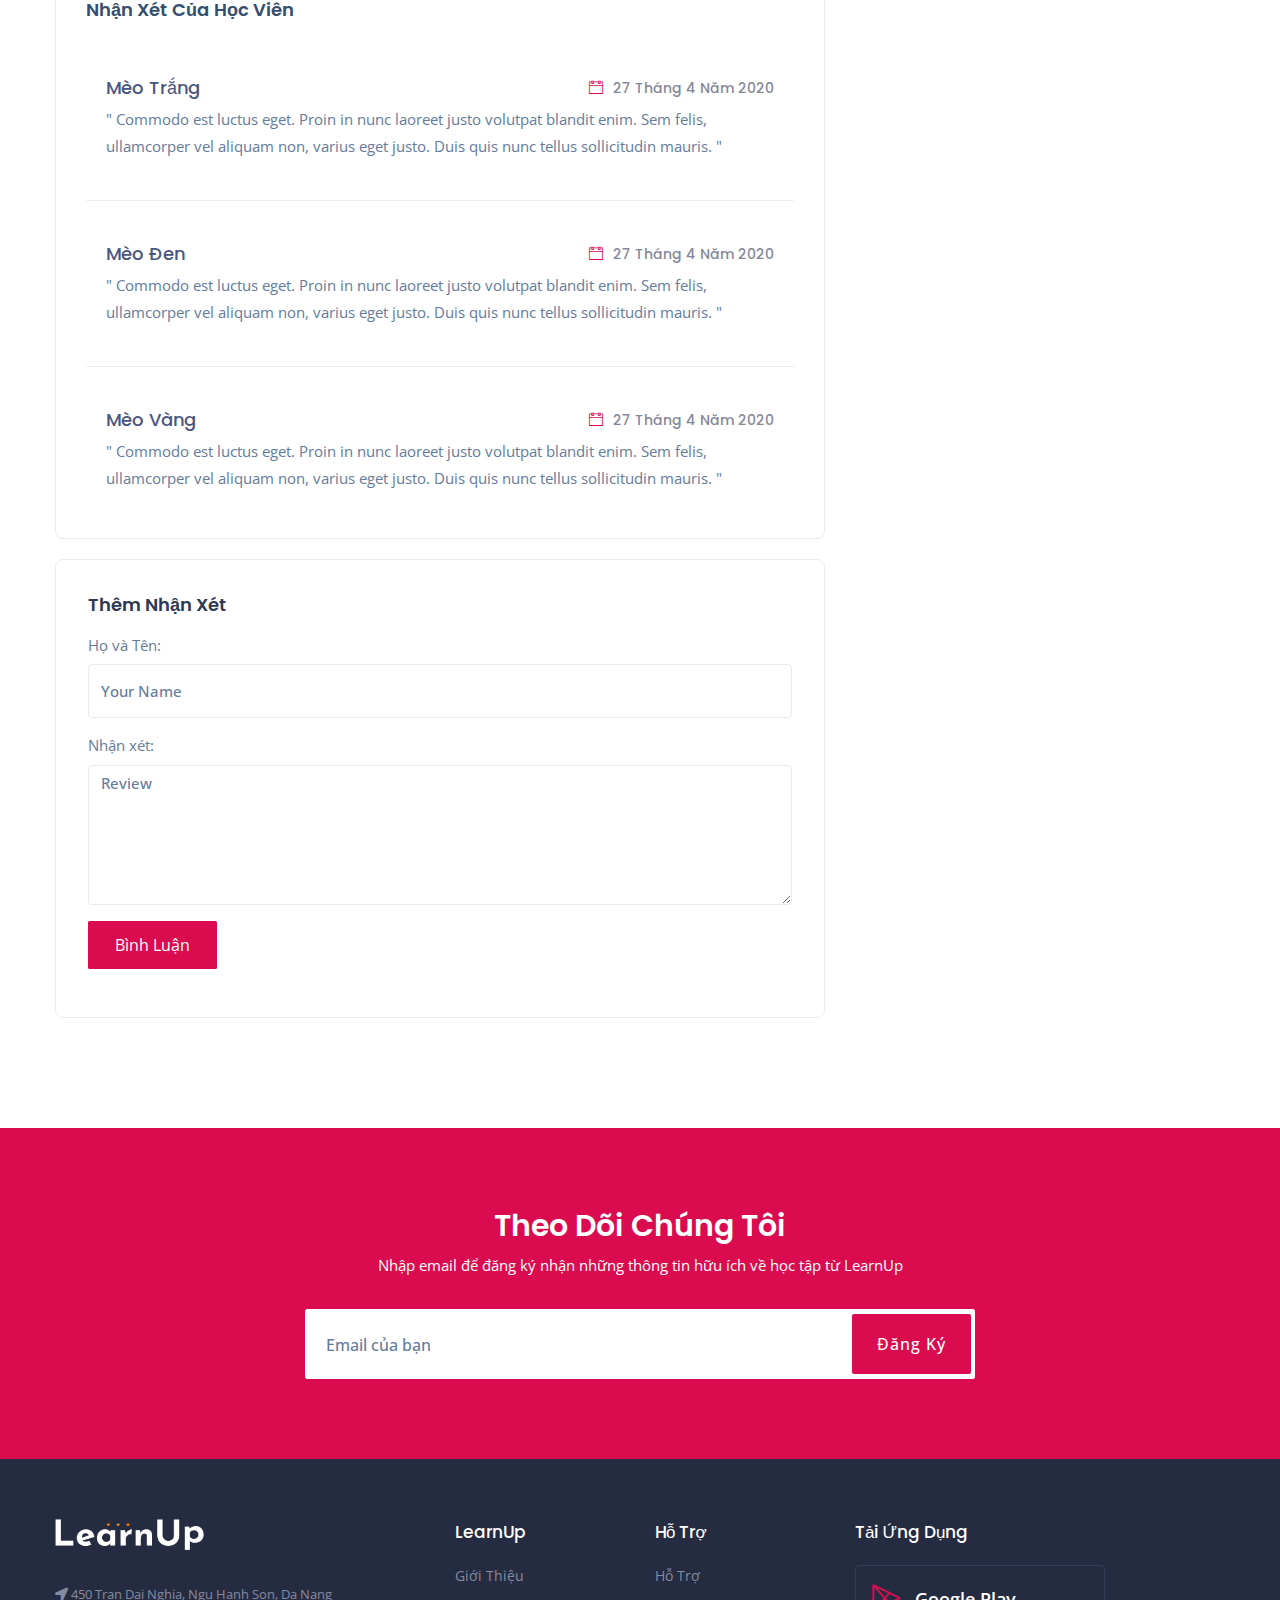
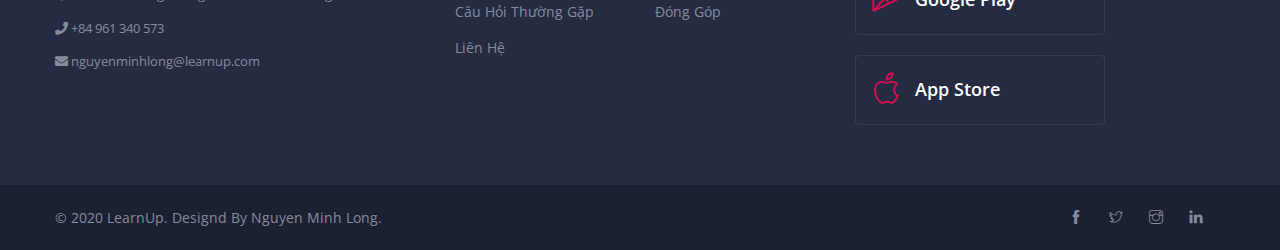
<file: course-detail.html>
<!DOCTYPE html>
<html lang="en">
	
<!-- Mirrored from codeminifier.com/learnup-1.1/learnup/detail-3.html by HTTrack Website Copier/3.x [XR&CO'2014], Mon, 12 Oct 2020 14:25:19 GMT -->
<head>
		<meta charset="utf-8" />
		<meta name="author" content="www.frebsite.nl" />
		<meta name="viewport" content="width=device-width, initial-scale=1.0, minimum-scale=1.0, maximum-scale=1.0, user-scalable=no" />
		
        <title>LearnUp - Online Course & Education HTML Template</title>
		 
        <!-- Custom CSS -->
        <link href="assets/css/styles.css" rel="stylesheet">
		
		<!-- Custom Color Option -->
		<link href="assets/css/colors.css" rel="stylesheet">
		
    </head>
	
    <body class="red-skin">
	
        <!-- ============================================================== -->
        <!-- Preloader - style you can find in spinners.css -->
        <!-- ============================================================== -->
        <div id="preloader"><div class="preloader"><span></span><span></span></div></div>
		
		
        <!-- ============================================================== -->
        <!-- Main wrapper - style you can find in pages.scss -->
        <!-- ============================================================== -->
        <div id="main-wrapper">
		
            <!-- ============================================================== -->
            <!-- Top header  -->
            <!-- ============================================================== -->
            <!-- Start Navigation -->
			<div class="header header-light head-shadow">
                <div class="container">
                    <nav id="navigation" class="navigation navigation-landscape">
                        <div class="nav-header">
                            <a class="nav-brand fixed-logo" href="index.html"><img src="assets/img/logo.png" class="logo" alt=""/></a>
                            <div class="nav-toggle"></div>
                        </div>
                        <div class="nav-menus-wrapper" style="transition-property: none;">
							<ul class="nav-menu">						
								<li>
									<a href="index.html">Trang Chủ</a>
								</li>
								
								<li class="active">
									<a href="list-with-sidebar.html">Khóa Học</a>
								</li>
	
								<li>
									<a href="blog.html">Tin Tức</a>
								</li>
								
								<li>
									<a href="contact.html">Liên Hệ</a>
								</li>
	
								<li>
									<a href="settings.html">Tài Khoản</a>
								</li>
								
							</ul>
                            
							<ul class="nav-menu nav-menu-social align-to-right">
								<li class="login_click theme-bg">
									<a href="register.html">Đăng xuất</a>
								</li>
							</ul>
                        </div>
                    </nav>
                </div>	
            </div>
			<!-- End Navigation -->
			<div class="clearfix"></div>
			<!-- ============================================================== -->
			<!-- Top header  -->
			<!-- ============================================================== -->	

			
			<!-- ============================ Course header Info Start================================== -->
			<div class="ed_detail_head lg bg-light">
				<div class="container">
					<div class="row align-items-center">

						<div class="col-lg-6 col-md-6">							
							<div class="property_video lg">
								<div class="thumb">
									<img class="pro_img img-fluid w100" src="assets/img/banner-5.jpg" alt="7.jpg">
								</div>
							</div>							
						</div>
						
						<div class="col-lg-6 col-md-6">
							<div class="ed_detail_wrap">
								<ul class="list_ed_detail2">
									<li class="tag-2"><i class="ti-calendar"></i><strong>Thời gian:</strong>10 - 25 Tuần</li>
									<li class="tag-1"><i class="ti-user"></i><strong>Đã ghi danh:</strong>712 Học sinh</li>
									<li class="tag-3"><i class="ti-book"></i><strong>Bài giảng:</strong>602 Bài giảng</li>
									<li class="tag-4"><i class="ti-video-camera"></i><strong>Videos:</strong>402 Videos</li>
									<li class="tag-5"><i class="ti-tag"></i><strong>Cấp độ:</strong>Advance</li>
								</ul>
							</div>
						</div>
						
					</div>
				</div>
			</div>
			<!-- ============================ Course Header Info End ================================== -->
			
			<!-- ============================ Course Detail ================================== -->
			<section>
				<div class="container">
					<div class="row">
					
						<div class="col-lg-8 col-md-8">
							
							<!-- Overview -->
							<div class="edu_wraper border">
								<h4 class="edu_title">Tổng quan về khóa học</h4>
								<p>Lorem ipsum dolor sit amet, consectetur adipisicing elit. Pariatur, provident saepe doloribus a cumque dolore dicta cum? Libero quod dolores fuga, velit, nisi sunt nobis inventore repudiandae, hic placeat porro.</p>		
								<p>Lorem ipsum dolor sit amet consectetur adipisicing elit. Impedit voluptates fugiat nisi placeat sapiente ut corporis enim sequi nulla voluptatem.</p>
								<h6>Yêu cầu</h6>
								<ul class="lists-3">
									<li>Lorem ipsum dolor sit amet consectetur adipisicing elit. Aspernatur, similique.</li>
									<li>Lorem ipsum dolor sit amet consectetur adipisicing elit. Aspernatur, similique.</li>
									<li>Lorem ipsum dolor sit amet consectetur adipisicing elit. Aspernatur, similique.</li>
									<li>Lorem ipsum dolor sit amet consectetur adipisicing elit. Aspernatur, similique.</li>
									<li>Lorem ipsum dolor sit amet consectetur adipisicing elit. Aspernatur, similique.</li>
								</ul>
							</div>
							

							<div class="edu_wraper border">
								<h4 class="edu_title">Chi tiết khóa học</h4>
								<div id="accordionExample" class="accordion shadow circullum">

									<!-- Part 1 -->
									<div class="card">
									  <div id="headingOne" class="card-header bg-white shadow-sm border-0">
										<h6 class="mb-0 accordion_title"><a href="#" data-toggle="collapse" data-target="#collapseOne" aria-expanded="false" aria-controls="collapseOne" class="d-block position-relative text-dark collapsible-link py-2 collapsed">Part 01: Lorem ipsum dolor sit amet.</a></h6>
									  </div>
									  <div id="collapseOne" aria-labelledby="headingOne" data-parent="#accordionExample" class="collapse" style="">
										<div class="card-body pl-3 pr-3">
											<ul class="lectures_lists">
												<li><div class="lectures_lists_title"><i class="ti-control-play"></i>Lecture: 01</div>Lorem ipsum dolor sit amet.</li>
												<li><div class="lectures_lists_title"><i class="ti-control-play"></i>Lecture: 02</div>Lorem ipsum dolor sit amet.</li>
												<li><div class="lectures_lists_title"><i class="ti-control-play"></i>Lecture: 03</div>Lorem ipsum dolor sit amet.</li>
												<li class="unview"><div class="lectures_lists_title"><i class="ti-control-play"></i>Lecture: 04</div>Lorem ipsum dolor sit amet.</li>
												<li class="unview"><div class="lectures_lists_title"><i class="ti-control-play"></i>Lecture: 05</div>Lorem ipsum dolor sit amet.</li>
											</ul>
										</div>
									  </div>
									</div>

									<!-- Part 2 -->
									<div class="card">
									  <div id="headingTwo" class="card-header bg-white shadow-sm border-0">
										<h6 class="mb-0 accordion_title"><a href="#" data-toggle="collapse" data-target="#collapseTwo" aria-expanded="false" aria-controls="collapseTwo" class="d-block position-relative collapsed text-dark collapsible-link py-2">Part 02: Lorem ipsum dolor sit amet.</a></h6>
									  </div>
									  <div id="collapseTwo" aria-labelledby="headingTwo" data-parent="#accordionExample" class="collapse">
										<div class="card-body pl-3 pr-3">
											<ul class="lectures_lists">
												<li><div class="lectures_lists_title"><i class="ti-control-play"></i>Lecture: 01</div>Lorem ipsum dolor sit amet.</li>
												<li><div class="lectures_lists_title"><i class="ti-control-play"></i>Lecture: 02</div>Lorem ipsum dolor sit amet.</li>
												<li><div class="lectures_lists_title"><i class="ti-control-play"></i>Lecture: 03</div>Lorem ipsum dolor sit amet.</li>
												<li class="unview"><div class="lectures_lists_title"><i class="ti-control-play"></i>Lecture: 04</div>Lorem ipsum dolor sit amet.</li>
												<li class="unview"><div class="lectures_lists_title"><i class="ti-control-play"></i>Lecture: 05</div>Lorem ipsum dolor sit amet.</li>
											</ul>
										</div>
									  </div>
									</div>

									<!-- Part 3 -->
									<div class="card">
									  <div id="headingThree" class="card-header bg-white shadow-sm border-0">
										<h6 class="mb-0 accordion_title"><a href="#" data-toggle="collapse" data-target="#collapseThree" aria-expanded="false" aria-controls="collapseThree" class="d-block position-relative collapsed text-dark collapsible-link py-2">Part 03: Lorem ipsum dolor sit amet.</a></h6>
									  </div>
									  <div id="collapseThree" aria-labelledby="headingThree" data-parent="#accordionExample" class="collapse">
										<div class="card-body pl-3 pr-3">
										  <ul class="lectures_lists">
												<li><div class="lectures_lists_title"><i class="ti-control-play"></i>Lecture: 01</div>Lorem ipsum dolor sit amet.</li>
												<li><div class="lectures_lists_title"><i class="ti-control-play"></i>Lecture: 02</div>Lorem ipsum dolor sit amet.</li>
												<li><div class="lectures_lists_title"><i class="ti-control-play"></i>Lecture: 03</div>Lorem ipsum dolor sit amet.</li>
												<li class="unview"><div class="lectures_lists_title"><i class="ti-control-play"></i>Lecture: 04</div>Lorem ipsum dolor sit amet.</li>
												<li class="unview"><div class="lectures_lists_title"><i class="ti-control-play"></i>Lecture: 05</div>Lorem ipsum dolor sit amet.</li>
											</ul>
										</div>
									  </div>
									</div>

								</div>
							</div>

							
						
							<!-- Reviews -->
							<div class="list-single-main-item fl-wrap border">
								<div class="list-single-main-item-title fl-wrap">
									<h3>Nhận xét của học viên</h3>
								</div>
								<div class="reviews-comments-wrap">
									<!-- reviews-comments-item -->  
									<div class="reviews-comments-item">
										<div class="reviews-comments-item-text">
											<h4><a href="#">Mèo Trắng</a><span class="reviews-comments-item-date"><i class="ti-calendar theme-cl"></i>27 Tháng 4 Năm 2020</span></h4>
											<div class="clearfix"></div>
											<p>" Commodo est luctus eget. Proin in nunc laoreet justo volutpat blandit enim. Sem felis, ullamcorper vel aliquam non, varius eget justo. Duis quis nunc tellus sollicitudin mauris. "</p>
										</div>
									</div>
									<!--reviews-comments-item end-->  
									
									<!-- reviews-comments-item -->  
									<div class="reviews-comments-item">
										<div class="reviews-comments-item-text">
											<h4><a href="#">Mèo đen</a><span class="reviews-comments-item-date"><i class="ti-calendar theme-cl"></i>27 Tháng 4 Năm 2020</span></h4>
											<div class="clearfix"></div>
											<p>" Commodo est luctus eget. Proin in nunc laoreet justo volutpat blandit enim. Sem felis, ullamcorper vel aliquam non, varius eget justo. Duis quis nunc tellus sollicitudin mauris. "</p>
										</div>
									</div>
									<!--reviews-comments-item end-->
									
									<!-- reviews-comments-item -->  
									<div class="reviews-comments-item">
										<div class="reviews-comments-item-text">
											<h4><a href="#">Mèo vàng</a><span class="reviews-comments-item-date"><i class="ti-calendar theme-cl"></i>27 Tháng 4 Năm 2020</span></h4>
											<div class="clearfix"></div>
											<p>" Commodo est luctus eget. Proin in nunc laoreet justo volutpat blandit enim. Sem felis, ullamcorper vel aliquam non, varius eget justo. Duis quis nunc tellus sollicitudin mauris. "</p>
										</div>
									</div>
									<!--reviews-comments-item end-->
									
								</div>
							</div>
			
							<!-- Submit Reviews -->
							<div class="edu_wraper border">
								<h4 class="edu_title">Thêm nhận xét</h4>
								<div class="review-form-box form-submit">
									<form>
										<div class="row">
											
											<div class="col-lg-12 col-md-12 col-sm-12">
												<div class="form-group">
													<label>Họ và Tên: </label>
													<input class="form-control" type="text" placeholder="Your Name">
												</div>
											</div>
											
											<div class="col-lg-12 col-md-12 col-sm-12">
												<div class="form-group">
													<label>Nhận xét: </label>
													<textarea class="form-control ht-140" placeholder="Review"></textarea>
												</div>
											</div>
											
											<div class="col-lg-12 col-md-12 col-sm-12">
												<div class="form-group">
													<button type="submit" class="btn btn-theme">Bình Luận</button>
												</div>
											</div>
											
										</div>
									</form>
								</div>
							</div>
						</div>
						
						<!-- Sidebar -->
						<div class="col-lg-4 col-md-4">
							<div class="edu_wraper border">
								<h4 class="edu_title">Thông tin chung</h4>
								<ul class="edu_list right">
									<li><i class="ti-user"></i>Sinh viên đã đăng ký:<strong>1740</strong></li>
									<li><i class="ti-files"></i>Bài giảng:<strong>10</strong></li>
									<li><i class="ti-time"></i>Thời lượng:<strong>60 giờ</strong></li>
									<li><i class="ti-tag"></i>Yêu cầu kỹ năng:<strong>Beginner</strong></li>
								</ul>
								<div class="ed_view_link">
									<a href="video-course.html" class="btn btn-theme enroll-btn">Học Ngay<i class="ti-angle-right"></i></a>
								</div>
							</div>
							
						</div>
					
					</div>
				</div>
			</section>
			<!-- ============================ Course Detail ================================== -->

			
			<!-- ============================== Start Newsletter ================================== -->
			<section class="newsletter theme-bg inverse-theme">
				<div class="container">
					<div class="row justify-content-center">
						<div class="col-lg-7 col-md-8 col-sm-12">
							<div class="text-center">
								<h2>Theo dõi chúng tôi</h2>
								<p>Nhập email để đăng ký nhận những thông tin hữu ích về học tập từ LearnUp</p>
								<form class="sup-form">
									<input type="email" class="form-control sigmup-me" placeholder="Email của bạn" required="required">
									<input type="submit" class="btn btn-theme" value="Đăng Ký">
								</form>
							</div>
						</div>
					</div>
				</div>
			</section>
			<!-- ================================= End Newsletter =============================== -->
			
			<!-- ============================ Footer Start ================================== -->
			<footer class="dark-footer skin-dark-footer">
				<div>
					<div class="container">
						<div class="row">
							
							<div class="col-lg-4 col-md-3">
								<div class="footer-widget">
									<img src="assets/img/logo-light.png" class="img-footer" alt="" />
									<div class="footer-add">
										<p><i class="fa fa-location-arrow" aria-hidden="true"></i> 450 Tran Dai Nghia, Ngu Hanh Son, Da Nang</p>
										<p><i class="fa fa-phone" aria-hidden="true"></i> +84 961 340 573</p>
										<p><i class="fa fa-envelope" aria-hidden="true"></i> nguyenminhlong@learnup.com</p>
									</div>
									
								</div>
							</div>		
							<div class="col-lg-2 col-md-3">
								<div class="footer-widget">
									<h4 class="widget-title">LearnUp</h4>
									<ul class="footer-menu">
										<li><a href="#">Giới Thiệu</a></li>
										<li><a href="#">Câu Hỏi Thường Gặp</a></li>
										<li><a href="#">Liên Hệ</a></li>
									</ul>
								</div>
							</div>
							
							<div class="col-lg-2 col-md-3">
								<div class="footer-widget">
									<h4 class="widget-title">Hỗ Trợ</h4>
									<ul class="footer-menu">
										<li><a href="#">Hỗ Trợ</a></li>
										<li><a href="#">Đóng Góp</a></li>
									</ul>
								</div>
							</div>
							
							<div class="col-lg-4 col-md-12">
								<div class="footer-widget">
									<h4 class="widget-title">Tải Ứng Dụng</h4>
									<a href="#" class="other-store-link">
										<div class="other-store-app">
											<div class="os-app-icon">
												<i class="lni-playstore theme-cl"></i>
											</div>
											<div class="os-app-caps">
												Google Play
											</div>
										</div>
									</a>
									<a href="#" class="other-store-link">
										<div class="other-store-app">
											<div class="os-app-icon">
												<i class="lni-apple theme-cl"></i>
											</div>
											<div class="os-app-caps">
												App Store
											</div>
										</div>
									</a>
								</div>
							</div>
							
						</div>
					</div>
				</div>
				
				<div class="footer-bottom">
					<div class="container">
						<div class="row align-items-center">
							
							<div class="col-lg-6 col-md-6">
								<p class="mb-0">© 2020 LearnUp. Designd By <a href="#">Nguyen Minh Long</a>.</p>
							</div>
							
							<div class="col-lg-6 col-md-6 text-right">
								<ul class="footer-bottom-social">
									<li><a href="#"><i class="ti-facebook"></i></a></li>
									<li><a href="#"><i class="ti-twitter"></i></a></li>
									<li><a href="#"><i class="ti-instagram"></i></a></li>
									<li><a href="#"><i class="ti-linkedin"></i></a></li>
								</ul>
							</div>
							
						</div>
					</div>
				</div>
			</footer>
			<!-- ============================ Footer End ================================== -->
					
			<a id="back2Top" class="top-scroll" title="Back to top" href="#"><i class="ti-arrow-up"></i></a>
		</div>
		<!-- ============================================================== -->
		<!-- End Wrapper -->
		<!-- ============================================================== -->

		<!-- ============================================================== -->
		<!-- All Jquery -->
		<!-- ============================================================== -->
		<script src="assets/js/jquery.min.js"></script>
		<script src="assets/js/popper.min.js"></script>
		<script src="assets/js/bootstrap.min.js"></script>
		<script src="assets/js/select2.min.js"></script>
		<script src="assets/js/slick.js"></script>
		<script src="assets/js/jquery.counterup.min.js"></script>
		<script src="assets/js/counterup.min.js"></script>
		<script src="assets/js/custom.js"></script>
		<!-- ============================================================== -->
		<!-- This page plugins -->
		<!-- ============================================================== -->

	</body>

<!-- Mirrored from codeminifier.com/learnup-1.1/learnup/detail-3.html by HTTrack Website Copier/3.x [XR&CO'2014], Mon, 12 Oct 2020 14:25:19 GMT -->
</html>
</file>
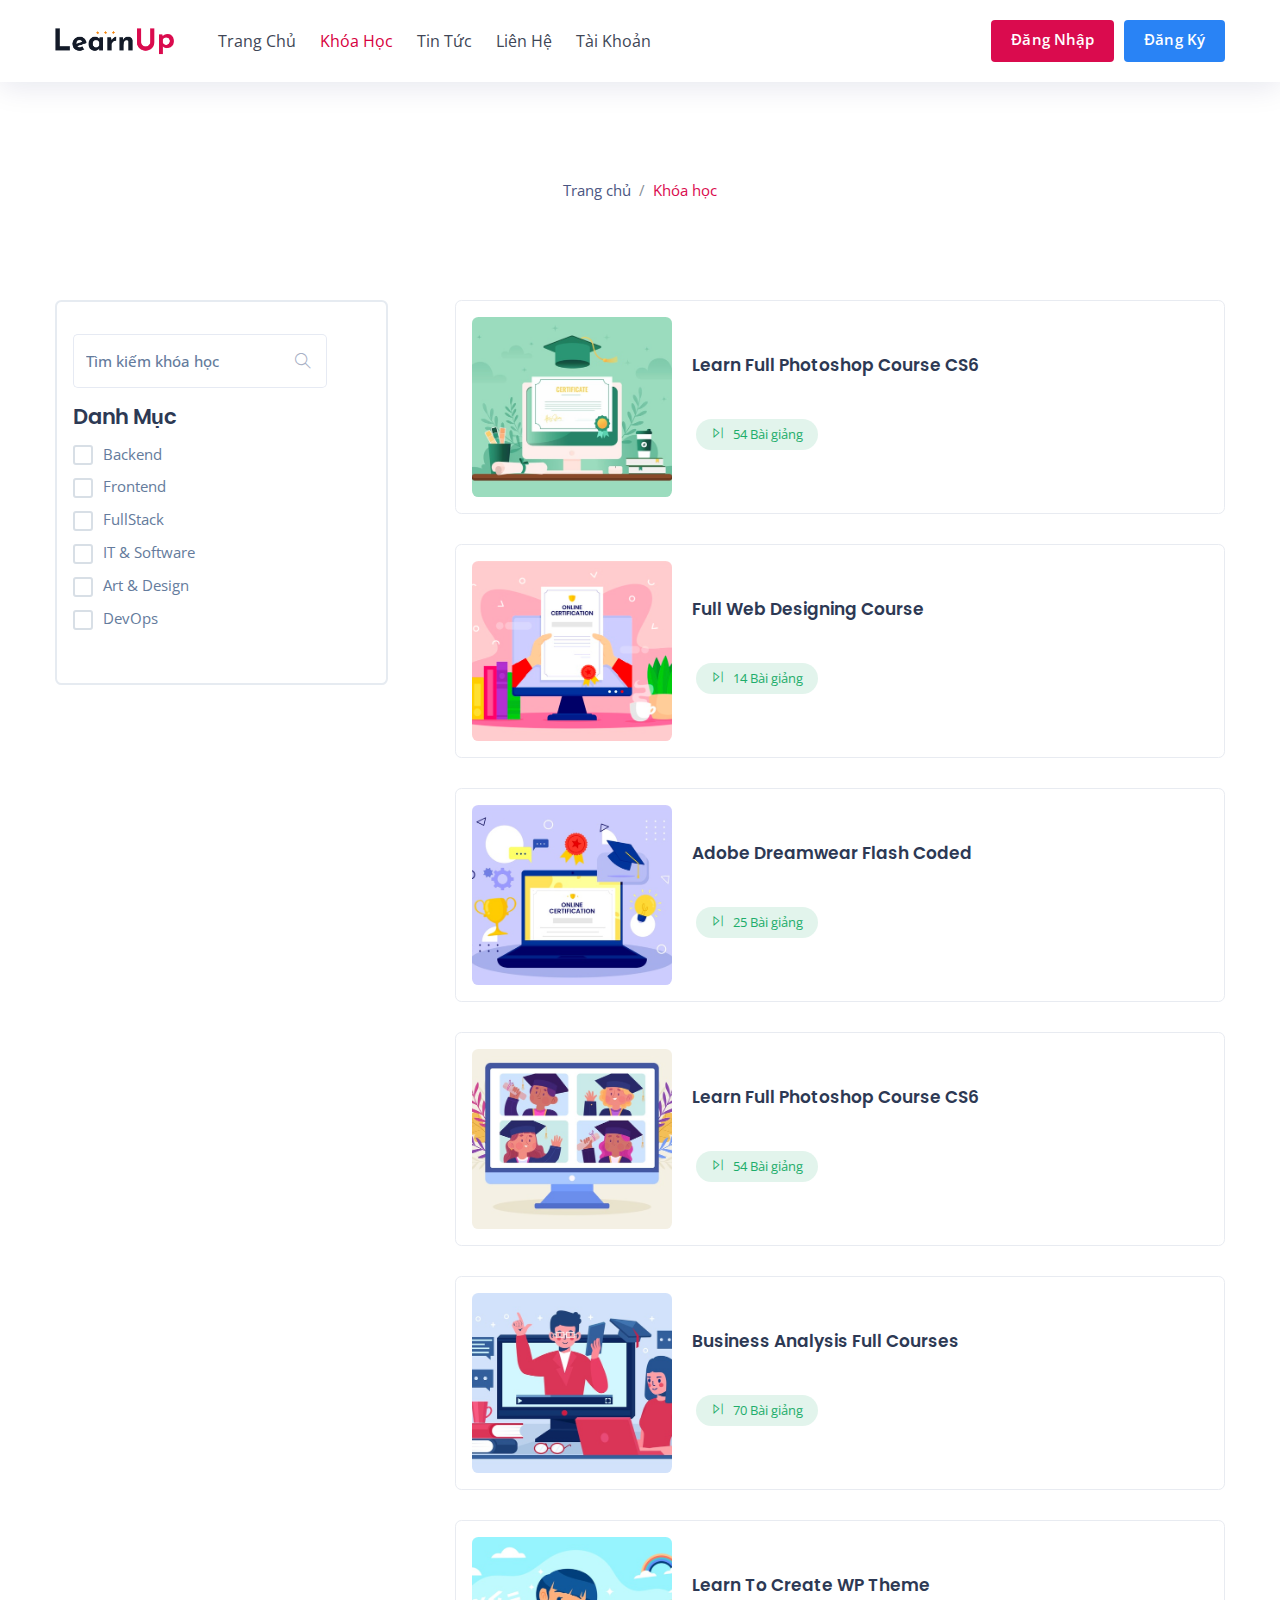
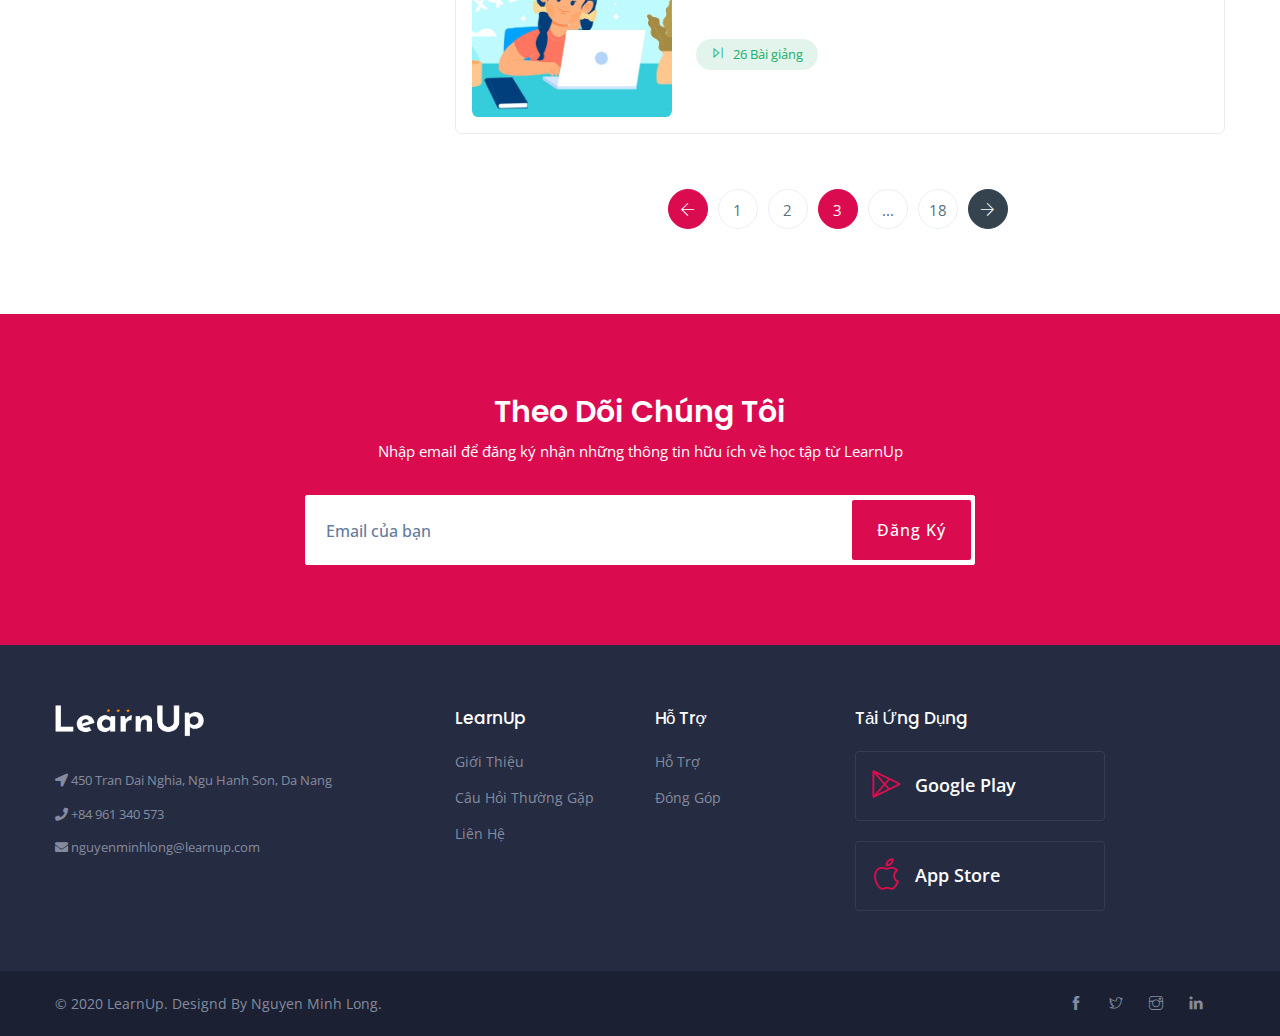
<file: list-with-sidebar.html>
<!DOCTYPE html>
<html lang="en">

<!-- Mirrored from codeminifier.com/learnup-1.1/learnup/list-with-sidebar.html by HTTrack Website Copier/3.x [XR&CO'2014], Mon, 12 Oct 2020 14:25:18 GMT -->

<head>
	<meta charset="utf-8" />
	<meta name="author" content="www.frebsite.nl" />
	<meta name="viewport"
		content="width=device-width, initial-scale=1.0, minimum-scale=1.0, maximum-scale=1.0, user-scalable=no" />

	<title>LearnUp - Online Course & Education HTML Template</title>

	<!-- Custom CSS -->
	<link href="assets/css/styles.css" rel="stylesheet">

	<!-- Custom Color Option -->
	<link href="assets/css/colors.css" rel="stylesheet">

</head>

<body class="red-skin">

	<!-- ============================================================== -->
	<!-- Preloader - style you can find in spinners.css -->
	<!-- ============================================================== -->
	<div id="preloader">
		<div class="preloader"><span></span><span></span></div>
	</div>


	<!-- ============================================================== -->
	<!-- Main wrapper - style you can find in pages.scss -->
	<!-- ============================================================== -->
	<div id="main-wrapper">

		<!-- ============================================================== -->
		<!-- Top header  -->
		<!-- ============================================================== -->
		<!-- Start Navigation -->
		<div class="header header-light head-shadow">
			<div class="container">
				<nav id="navigation" class="navigation navigation-landscape">
					<div class="nav-header">
						<a class="nav-brand fixed-logo" href="index.html"><img src="assets/img/logo.png" class="logo"
								alt="" /></a>
						<div class="nav-toggle"></div>
					</div>
					<div class="nav-menus-wrapper" style="transition-property: none;">
						<ul class="nav-menu">						
							<li>
								<a href="index.html">Trang Chủ</a>
							</li>
							
							<li class="active">
								<a href="list-with-sidebar.html">Khóa Học</a>
							</li>

							<li>
								<a href="blog.html">Tin Tức</a>
							</li>
							
							<li>
								<a href="contact.html">Liên Hệ</a>
							</li>

							<li>
								<a href="settings.html">Tài Khoản</a>
							</li>
							
						</ul>

						<ul class="nav-menu nav-menu-social align-to-right">
                                
							<li class="login_click bg-red">
								<a href="login.html" >Đăng Nhập</a>
							</li>
							<li class="login_click bg-blue">
								<a href="register.html" >Đăng Ký</a>
							</li>
						</ul>
					</div>
				</nav>
			</div>
		</div>
		<!-- End Navigation -->
		<div class="clearfix"></div>
		<!-- ============================================================== -->
		<!-- Top header  -->
		<!-- ============================================================== -->

		<!-- ============================ Page Title Start================================== -->
		<section class="page-title">
			<div class="container">
				<div class="row">
					<div class="col-lg-12 col-md-12">

						<div class="breadcrumbs-wrap">
							<nav aria-label="breadcrumb">
								<ol class="breadcrumb">
									<li class="breadcrumb-item"><a href="#">Trang chủ</a></li>
									<li class="breadcrumb-item active" aria-current="page">Khóa học</li>
								</ol>
							</nav>
						</div>

					</div>
				</div>
			</div>
		</section>
		<!-- ============================ Page Title End ================================== -->


		<!-- ============================ Find Courses with Sidebar ================================== -->
		<section class="pt-0">
			<div class="container">

				<!-- Onclick Sidebar -->
				<div class="row">
					<div class="col-md-12 col-lg-12">
						<div id="filter-sidebar" class="filter-sidebar">
							<div class="filt-head">
								<h4 class="filt-first">Tùy chọn nâng cao</h4>
								<a href="javascript:void(0)" class="closebtn" onclick="closeNav()">Đóng <i
										class="ti-close"></i></a>
							</div>
							<div class="show-hide-sidebar">

								<!-- Find New Property -->
								<div class="sidebar-widgets">

									<!-- Search Form -->
									<form class="form-inline addons mb-3">
										<input class="form-control" type="search" placeholder="Tìm kiếm khóa học"
											aria-label="Search">
										<button class="btn my-2 my-sm-0" type="submit"><i
												class="ti-search"></i></button>
									</form>

									<h4 class="side_title">Danh mục</h4>
									<ul class="no-ul-list mb-3">
										<li>
											<input id="a-4" class="checkbox-custom" name="a-4" type="checkbox">
											<label for="a-4" class="checkbox-custom-label">Backend</label>
										</li>
										<li>
											<input id="a-5" class="checkbox-custom" name="a-5" type="checkbox">
											<label for="a-5" class="checkbox-custom-label">Frontend</label>
										</li>
										<li>
											<input id="a-6" class="checkbox-custom" name="a-6" type="checkbox">
											<label for="a-6" class="checkbox-custom-label">FullStack</label>
										</li>
										<li>
											<input id="a-7" class="checkbox-custom" name="a-7" type="checkbox">
											<label for="a-7" class="checkbox-custom-label">IT & Software (2)</label>
										</li>
										<li>
											<input id="a-8" class="checkbox-custom" name="a-8" type="checkbox">
											<label for="a-8" class="checkbox-custom-label">Art & Design</label>
										</li>
										<li>
											<input id="a-9" class="checkbox-custom" name="a-9" type="checkbox">
											<label for="a-9" class="checkbox-custom-label">DevOps</label>
										</li>
									</ul>

									<button class="btn btn-theme full-width mb-2">Lọc</button>

								</div>

							</div>
						</div>
					</div>
				</div>

				<!-- Row -->
				<div class="row">

					<div class="col-lg-4 col-md-12 col-sm-12 order-2 order-lg-1 order-md-2">
						<div class="page_sidebar hide-23">

							<!-- Search Form -->
							<form class="form-inline addons mb-3">
								<input class="form-control" type="search" placeholder="Tìm kiếm khóa học"
									aria-label="Search">
								<button class="btn my-2 my-sm-0" type="submit"><i class="ti-search"></i></button>
							</form>

							<h4 class="side_title">Danh mục</h4>
							<ul class="no-ul-list mb-3">
								<li>
									<input id="aa-4" class="checkbox-custom" name="aa-4" type="checkbox">
									<label for="aa-4" class="checkbox-custom-label">Backend</label>
								</li>
								<li>
									<input id="aa-5" class="checkbox-custom" name="aa-5" type="checkbox">
									<label for="aa-5" class="checkbox-custom-label">Frontend</label>
								</li>
								<li>
									<input id="aa-6" class="checkbox-custom" name="aa-6" type="checkbox">
									<label for="aa-6" class="checkbox-custom-label">FullStack</label>
								</li>
								<li>
									<input id="aa-7" class="checkbox-custom" name="aa-7" type="checkbox">
									<label for="aa-7" class="checkbox-custom-label">IT & Software</label>
								</li>
								<li>
									<input id="aa-8" class="checkbox-custom" name="aa-8" type="checkbox">
									<label for="aa-8" class="checkbox-custom-label">Art & Design</label>
								</li>
								<li>
									<input id="aa-9" class="checkbox-custom" name="aa-9" type="checkbox">
									<label for="aa-9" class="checkbox-custom-label">DevOps</label>
								</li>
							</ul>
						</div>

					</div>

					<div class="col-lg-8 col-md-12 col-sm-12 order-1 order-lg-2 order-md-1">
						<!-- /Row -->
						<div class="row">
							<!-- Cource Grid 1 -->
							<div class="col-xl-12 col-lg-12 col-md-12 col-sm-12">
								<div class="education_block_list_layout">

									<div class="education_block_thumb n-shadow">
										<a href="course-detail.html">
											<img src="assets/img/co-2.jpg" class="img-fluid" alt="">
										</a>
									</div>

									<div class="list_layout_ecucation_caption">

										<div class="education_block_body">
											<h4 class="bl-title"><a href="course-detail.html">Learn Full Photoshop
													Course CS6</a></h4>
										</div>

										<div class="education_block_footer mt-3">
											<div class="cources_info_style3">
												<ul>
													<li>
														<div class="foot_lecture"><i
																class="ti-control-skip-forward mr-2"></i>54 Bài giảng
														</div>
													</li>
												</ul>
											</div>
										</div>

									</div>

								</div>
							</div>

							<!-- Cource Grid 1 -->
							<div class="col-xl-12 col-lg-12 col-md-12 col-sm-12">
								<div class="education_block_list_layout">

									<div class="education_block_thumb n-shadow">
										<a href="course-detail.html"><img src="assets/img/co-3.jpg" class="img-fluid"
												alt=""></a>
									</div>

									<div class="list_layout_ecucation_caption">

										<div class="education_block_body">
											<h4 class="bl-title"><a href="course-detail.html">Full Web Designing
													Course</a></h4>
										</div>

										<div class="education_block_footer mt-3">
											<div class="cources_info_style3">
												<ul>
													<li>
														<div class="foot_lecture"><i
																class="ti-control-skip-forward mr-2"></i>14 Bài giảng
														</div>
													</li>
												</ul>
											</div>
										</div>

									</div>

								</div>
							</div>

							<!-- Cource Grid 1 -->
							<div class="col-xl-12 col-lg-12 col-md-12 col-sm-12">
								<div class="education_block_list_layout">

									<div class="education_block_thumb n-shadow">
										<a href="course-detail.html"><img src="assets/img/co-4.jpg" class="img-fluid"
												alt=""></a>
									</div>

									<div class="list_layout_ecucation_caption">

										<div class="education_block_body">
											<h4 class="bl-title"><a href="course-detail.html">Adobe Dreamwear Flash
													Coded</a></h4>
										</div>

										<div class="education_block_footer mt-3">
											<div class="cources_info_style3">
												<ul>
													<li>
														<div class="foot_lecture"><i
																class="ti-control-skip-forward mr-2"></i>25 Bài giảng
														</div>
													</li>
												</ul>
											</div>
										</div>

									</div>

								</div>
							</div>

							<!-- Cource Grid 1 -->
							<div class="col-xl-12 col-lg-12 col-md-12 col-sm-12">
								<div class="education_block_list_layout">

									<div class="education_block_thumb n-shadow">
										<a href="course-detail.html"><img src="assets/img/co-5.jpg" class="img-fluid"
												alt=""></a>
									</div>

									<div class="list_layout_ecucation_caption">

										<div class="education_block_body">
											<h4 class="bl-title"><a href="course-detail.html">Learn Full Photoshop
													Course CS6</a></h4>
										</div>

										<div class="education_block_footer mt-3">
											<div class="cources_info_style3">
												<ul>
													<li>
														<div class="foot_lecture"><i
																class="ti-control-skip-forward mr-2"></i>54 Bài giảng
														</div>
													</li>
												</ul>
											</div>
										</div>

									</div>

								</div>
							</div>

							<!-- Cource Grid 1 -->
							<div class="col-xl-12 col-lg-12 col-md-12 col-sm-12">
								<div class="education_block_list_layout">

									<div class="education_block_thumb n-shadow">
										<a href="course-detail.html"><img src="assets/img/co-6.jpg" class="img-fluid"
												alt=""></a>
									</div>

									<div class="list_layout_ecucation_caption">

										<div class="education_block_body">
											<h4 class="bl-title"><a href="course-detail.html">Business Analysis Full
													Courses</a></h4>
										</div>

										<div class="education_block_footer mt-3">
											<div class="cources_info_style3">
												<ul>
													<li>
														<div class="foot_lecture"><i
																class="ti-control-skip-forward mr-2"></i>70 Bài giảng
														</div>
													</li>
												</ul>
											</div>
										</div>

									</div>

								</div>
							</div>

							<!-- Cource Grid 1 -->
							<div class="col-xl-12 col-lg-12 col-md-12 col-sm-12">
								<div class="education_block_list_layout">

									<div class="education_block_thumb n-shadow">
										<a href="course-detail.html"><img src="assets/img/co-7.jpg" class="img-fluid"
												alt=""></a>
									</div>

									<div class="list_layout_ecucation_caption">

										<div class="education_block_body">
											<h4 class="bl-title"><a href="course-detail.html">Learn To Create WP
													Theme</a></h4>
										</div>

										<div class="education_block_footer mt-3">
											<div class="cources_info_style3">
												<ul>
													<li>
														<div class="foot_lecture"><i
																class="ti-control-skip-forward mr-2"></i>26 Bài giảng
														</div>
													</li>
												</ul>
											</div>
										</div>

									</div>

								</div>
							</div>

						</div>

						<!-- Row -->
						<div class="row">
							<div class="col-lg-12 col-md-12 col-sm-12">

								<!-- Pagination -->
								<div class="row">
									<div class="col-lg-12 col-md-12 col-sm-12">
										<ul class="pagination p-center">
											<li class="page-item">
												<a class="page-link" href="#" aria-label="Previous">
													<span class="ti-arrow-left"></span>
													<span class="sr-only">Previous</span>
												</a>
											</li>
											<li class="page-item"><a class="page-link" href="#">1</a></li>
											<li class="page-item"><a class="page-link" href="#">2</a></li>
											<li class="page-item active"><a class="page-link" href="#">3</a></li>
											<li class="page-item"><a class="page-link" href="#">...</a></li>
											<li class="page-item"><a class="page-link" href="#">18</a></li>
											<li class="page-item">
												<a class="page-link" href="#" aria-label="Next">
													<span class="ti-arrow-right"></span>
													<span class="sr-only">Next</span>
												</a>
											</li>
										</ul>
									</div>
								</div>

							</div>
						</div>
						<!-- /Row -->

					</div>

				</div>
				<!-- Row -->

			</div>
		</section>
		<!-- ============================ Find Courses with Sidebar End ================================== -->

		<!-- ============================== Start Newsletter ================================== -->
		<section class="newsletter theme-bg inverse-theme">
			<div class="container">
				<div class="row justify-content-center">
					<div class="col-lg-7 col-md-8 col-sm-12">
						<div class="text-center">
							<h2>Theo dõi chúng tôi</h2>
							<p>Nhập email để đăng ký nhận những thông tin hữu ích về học tập từ LearnUp</p>
							<form class="sup-form">
								<input type="email" class="form-control sigmup-me" placeholder="Email của bạn"
									required="required">
								<input type="submit" class="btn btn-theme" value="Đăng Ký">
							</form>
						</div>
					</div>
				</div>
			</div>
		</section>
		<!-- ================================= End Newsletter =============================== -->

		<!-- ============================ Footer Start ================================== -->
		<footer class="dark-footer skin-dark-footer">
			<div>
				<div class="container">
					<div class="row">
						
						<div class="col-lg-4 col-md-3">
							<div class="footer-widget">
								<img src="assets/img/logo-light.png" class="img-footer" alt="" />
								<div class="footer-add">
									<p><i class="fa fa-location-arrow" aria-hidden="true"></i> 450 Tran Dai Nghia, Ngu Hanh Son, Da Nang</p>
									<p><i class="fa fa-phone" aria-hidden="true"></i> +84 961 340 573</p>
									<p><i class="fa fa-envelope" aria-hidden="true"></i> nguyenminhlong@learnup.com</p>
								</div>
								
							</div>
						</div>		
						<div class="col-lg-2 col-md-3">
							<div class="footer-widget">
								<h4 class="widget-title">LearnUp</h4>
								<ul class="footer-menu">
									<li><a href="#">Giới Thiệu</a></li>
									<li><a href="#">Câu Hỏi Thường Gặp</a></li>
									<li><a href="#">Liên Hệ</a></li>
								</ul>
							</div>
						</div>
						
						<div class="col-lg-2 col-md-3">
							<div class="footer-widget">
								<h4 class="widget-title">Hỗ Trợ</h4>
								<ul class="footer-menu">
									<li><a href="#">Hỗ Trợ</a></li>
									<li><a href="#">Đóng Góp</a></li>
								</ul>
							</div>
						</div>
						
						<div class="col-lg-4 col-md-12">
							<div class="footer-widget">
								<h4 class="widget-title">Tải Ứng Dụng</h4>
								<a href="#" class="other-store-link">
									<div class="other-store-app">
										<div class="os-app-icon">
											<i class="lni-playstore theme-cl"></i>
										</div>
										<div class="os-app-caps">
											Google Play
										</div>
									</div>
								</a>
								<a href="#" class="other-store-link">
									<div class="other-store-app">
										<div class="os-app-icon">
											<i class="lni-apple theme-cl"></i>
										</div>
										<div class="os-app-caps">
											App Store
										</div>
									</div>
								</a>
							</div>
						</div>
						
					</div>
				</div>
			</div>
			
			<div class="footer-bottom">
				<div class="container">
					<div class="row align-items-center">
						
						<div class="col-lg-6 col-md-6">
							<p class="mb-0">© 2020 LearnUp. Designd By <a href="#">Nguyen Minh Long</a>.</p>
						</div>
						
						<div class="col-lg-6 col-md-6 text-right">
							<ul class="footer-bottom-social">
								<li><a href="#"><i class="ti-facebook"></i></a></li>
								<li><a href="#"><i class="ti-twitter"></i></a></li>
								<li><a href="#"><i class="ti-instagram"></i></a></li>
								<li><a href="#"><i class="ti-linkedin"></i></a></li>
							</ul>
						</div>
						
					</div>
				</div>
			</div>
		</footer>
		<!-- ============================ Footer End ================================== -->

		<a id="back2Top" class="top-scroll" title="Back to top" href="#"><i class="ti-arrow-up"></i></a>


	</div>
	<!-- ============================================================== -->
	<!-- End Wrapper -->
	<!-- ============================================================== -->

	<!-- ============================================================== -->
	<!-- All Jquery -->
	<!-- ============================================================== -->
	<script src="assets/js/jquery.min.js"></script>
	<script src="assets/js/popper.min.js"></script>
	<script src="assets/js/bootstrap.min.js"></script>
	<script src="assets/js/select2.min.js"></script>
	<script src="assets/js/slick.js"></script>
	<script src="assets/js/jquery.counterup.min.js"></script>
	<script src="assets/js/counterup.min.js"></script>
	<script src="assets/js/custom.js"></script>
	<!-- ============================================================== -->
	<!-- This page plugins -->
	<!-- ============================================================== -->
	<script>
		function openNav() {
			document.getElementById("filter-sidebar").style.width = "320px";
		}

		function closeNav() {
			document.getElementById("filter-sidebar").style.width = "0";
		}
	</script>

</body>

<!-- Mirrored from codeminifier.com/learnup-1.1/learnup/list-with-sidebar.html by HTTrack Website Copier/3.x [XR&CO'2014], Mon, 12 Oct 2020 14:25:18 GMT -->

</html>
</file>
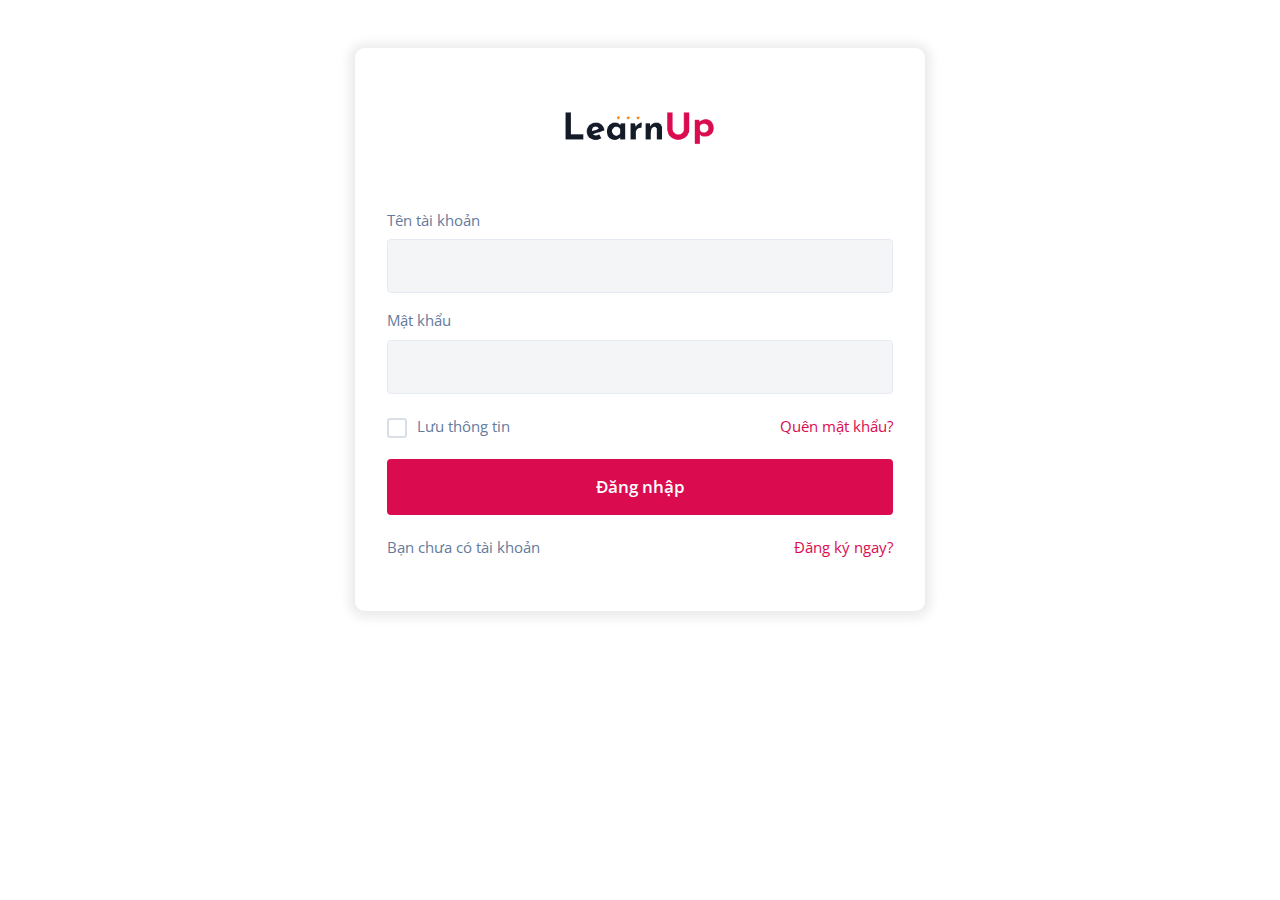
<file: login.html>
<!DOCTYPE html>
<html lang="en">
	<head>
		<meta charset="utf-8" />
		<meta name="author" content="www.frebsite.nl" />
		<meta name="viewport" content="width=device-width, initial-scale=1.0, minimum-scale=1.0, maximum-scale=1.0, user-scalable=no" />		
        <title>LearnUp - Online Course & Education HTML Template</title>		 
        <!-- Custom CSS -->
        <link href="assets/css/styles.css" rel="stylesheet">		
		<!-- Custom Color Option -->
		<link href="assets/css/colors.css" rel="stylesheet">		
    </head>	
    <body class="red-skin">
        <div id="preloader"><div class="preloader"><span></span><span></span></div></div>
			<section class="pt-5">
				<div class="container">			
					<div class="row d-flex justify-content-center">					
						<div class="col-lg-6 col-md-6 col-sm-12">
							<div class="log_wrap">
								<h4 class="modal-header-title">
									<a href="index.html">
										<img src="assets/img/logo.png" class="img-footer logo" alt="" />
									</a>
								</h4>
								<div class="login-form">
									<form>									
										<div class="form-group">
											<label>Tên tài khoản</label>
											<input type="text" class="form-control">
										</div>
										
										<div class="form-group">
											<label>Mật khẩu</label>
											<input type="password" class="form-control">
										</div>
										
										<div class="social-login mb-3">
											<ul>
												<li>
													<input id="reg" class="checkbox-custom" name="reg" type="checkbox">
													<label for="reg" class="checkbox-custom-label">Lưu thông tin</label>
												</li>
												<li><a href="#" class="theme-cl">Quên mật khẩu?</a></li>
											</ul>
										</div>
										
										<div class="form-group">
											<button type="submit" class="btn btn-md full-width pop-login">Đăng nhập</button>
										</div>

										<div class="social-login mb-3">
											<ul>
												<li>
													<label for="reg" class="checkbox-custom-label">Bạn chưa có tài khoản</label>
												</li>
												<li><a href="register.html" class="theme-cl">Đăng ký ngay?</a></li>
											</ul>
										</div>
									
									</form>
								</div>
							</div>
						</div>

					</div>
					
				</div>
			</section>
			
			<a id="back2Top" class="top-scroll" title="Back to top" href="#"><i class="ti-arrow-up"></i></a>
			

		</div>
		<!-- ============================================================== -->
		<!-- End Wrapper -->
		<!-- ============================================================== -->

		<!-- ============================================================== -->
		<!-- All Jquery -->
		<!-- ============================================================== -->
		<script src="assets/js/jquery.min.js"></script>
		<script src="assets/js/popper.min.js"></script>
		<script src="assets/js/bootstrap.min.js"></script>
		<script src="assets/js/select2.min.js"></script>
		<script src="assets/js/slick.js"></script>
		<script src="assets/js/jquery.counterup.min.js"></script>
		<script src="assets/js/counterup.min.js"></script>
		<script src="assets/js/custom.js"></script>
		<!-- ============================================================== -->
		<!-- This page plugins -->
		<!-- ============================================================== -->

	</body>
</html>
</file>
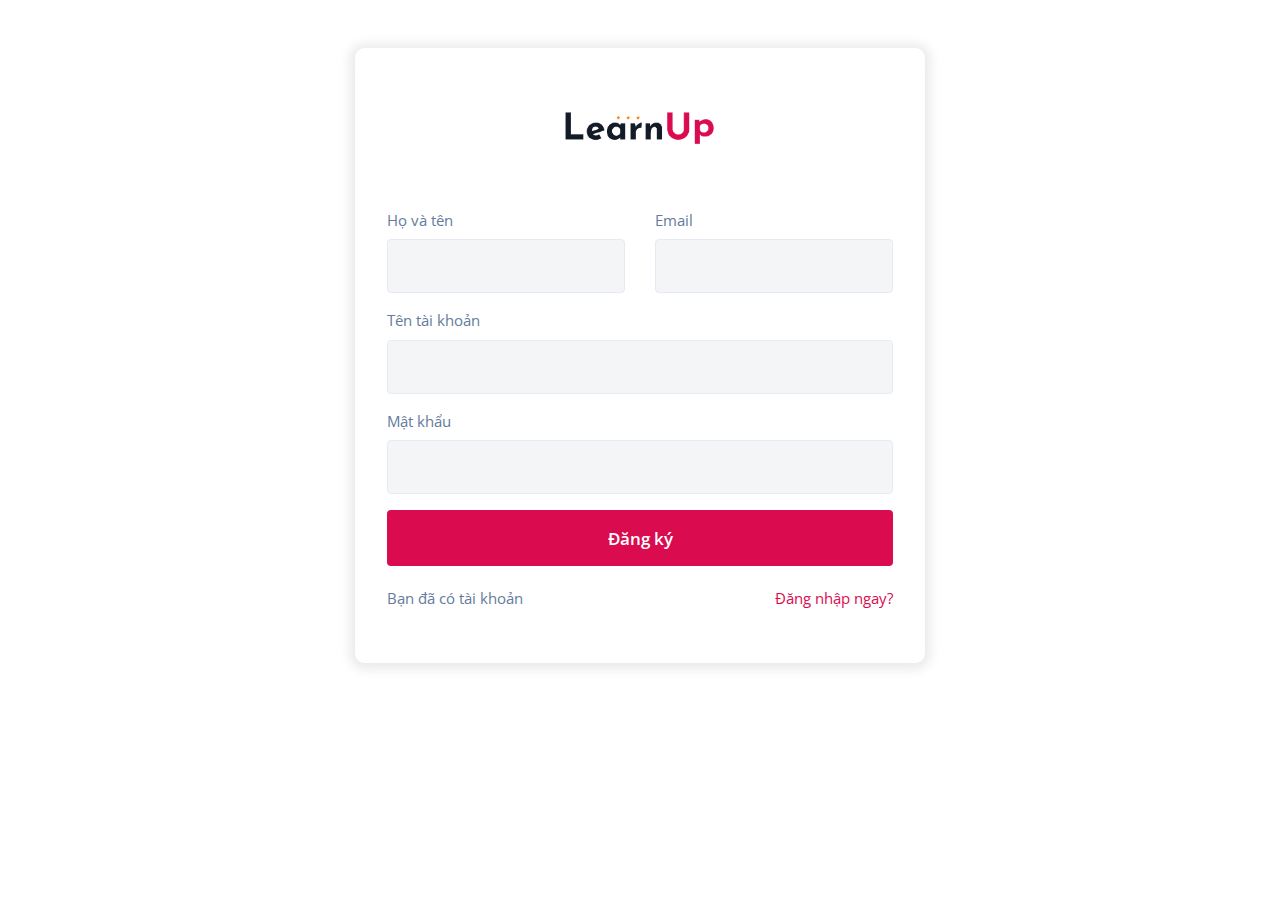
<file: register.html>
<!DOCTYPE html>
<html lang="en">
	<head>
		<meta charset="utf-8" />
		<meta name="author" content="www.frebsite.nl" />
		<meta name="viewport" content="width=device-width, initial-scale=1.0, minimum-scale=1.0, maximum-scale=1.0, user-scalable=no" />		
        <title>LearnUp - Online Course & Education HTML Template</title>		 
        <link href="assets/css/styles.css" rel="stylesheet">
		<link href="assets/css/colors.css" rel="stylesheet">		
    </head>
	
    <body class="red-skin">
        <div id="preloader"><div class="preloader"><span></span><span></span></div></div>
        <div id="main-wrapper">
			<section class="pt-5">
				<div class="container">			
					<div class="row d-flex justify-content-center">					
						<div class="col-lg-6 col-md-6 col-sm-12">
							<div class="log_wrap">
								<h4 class="modal-header-title">
									<a href="index.html">
										<img src="assets/img/logo.png" class="img-footer logo" alt="" />
									</a>
								</h4>
								<div class="login-form">
								<form>
										
									<div class="row">
										<div class="col-lg-6 col-md-6">
											<div class="form-group">
												<label>Họ và tên</label>
												<input type="text" class="form-control">
											</div>
										</div>
										<div class="col-lg-6 col-md-6">										
											<div class="form-group">
												<label>Email</label>
												<input type="email" class="form-control">
											</div>
										</div>
									</div>
									
									<div class="form-group">
										<label>Tên tài khoản</label>
										<input type="text" class="form-control">
									</div>
									
									<div class="form-group">
										<label>Mật khẩu</label>
										<input type="password" class="form-control">
									</div>
									
									<div class="form-group">
										<button type="submit" class="btn btn-md full-width pop-login">Đăng ký</button>
									</div>

									<div class="social-login mb-3">
										<ul>
											<li>
												<label for="reg" class="checkbox-custom-label">Bạn đã có tài khoản</label>
											</li>
											<li><a href="login.html" class="theme-cl">Đăng nhập ngay?</a></li>
										</ul>
									</div>
								
								</form>
							</div>
							</div>
						</div>
					</div>					
				</div>
			</section>			
			<a id="back2Top" class="top-scroll" title="Back to top" href="#"><i class="ti-arrow-up"></i></a>
		
		</div>
		<!-- ============================================================== -->
		<!-- End Wrapper -->
		<!-- ============================================================== -->

		<!-- ============================================================== -->
		<!-- All Jquery -->
		<!-- ============================================================== -->
		<script src="assets/js/jquery.min.js"></script>
		<script src="assets/js/popper.min.js"></script>
		<script src="assets/js/bootstrap.min.js"></script>
		<script src="assets/js/select2.min.js"></script>
		<script src="assets/js/slick.js"></script>
		<script src="assets/js/jquery.counterup.min.js"></script>
		<script src="assets/js/counterup.min.js"></script>
		<script src="assets/js/custom.js"></script>
		<!-- ============================================================== -->
		<!-- This page plugins -->
		<!-- ============================================================== -->

	</body>
</html>
</file>
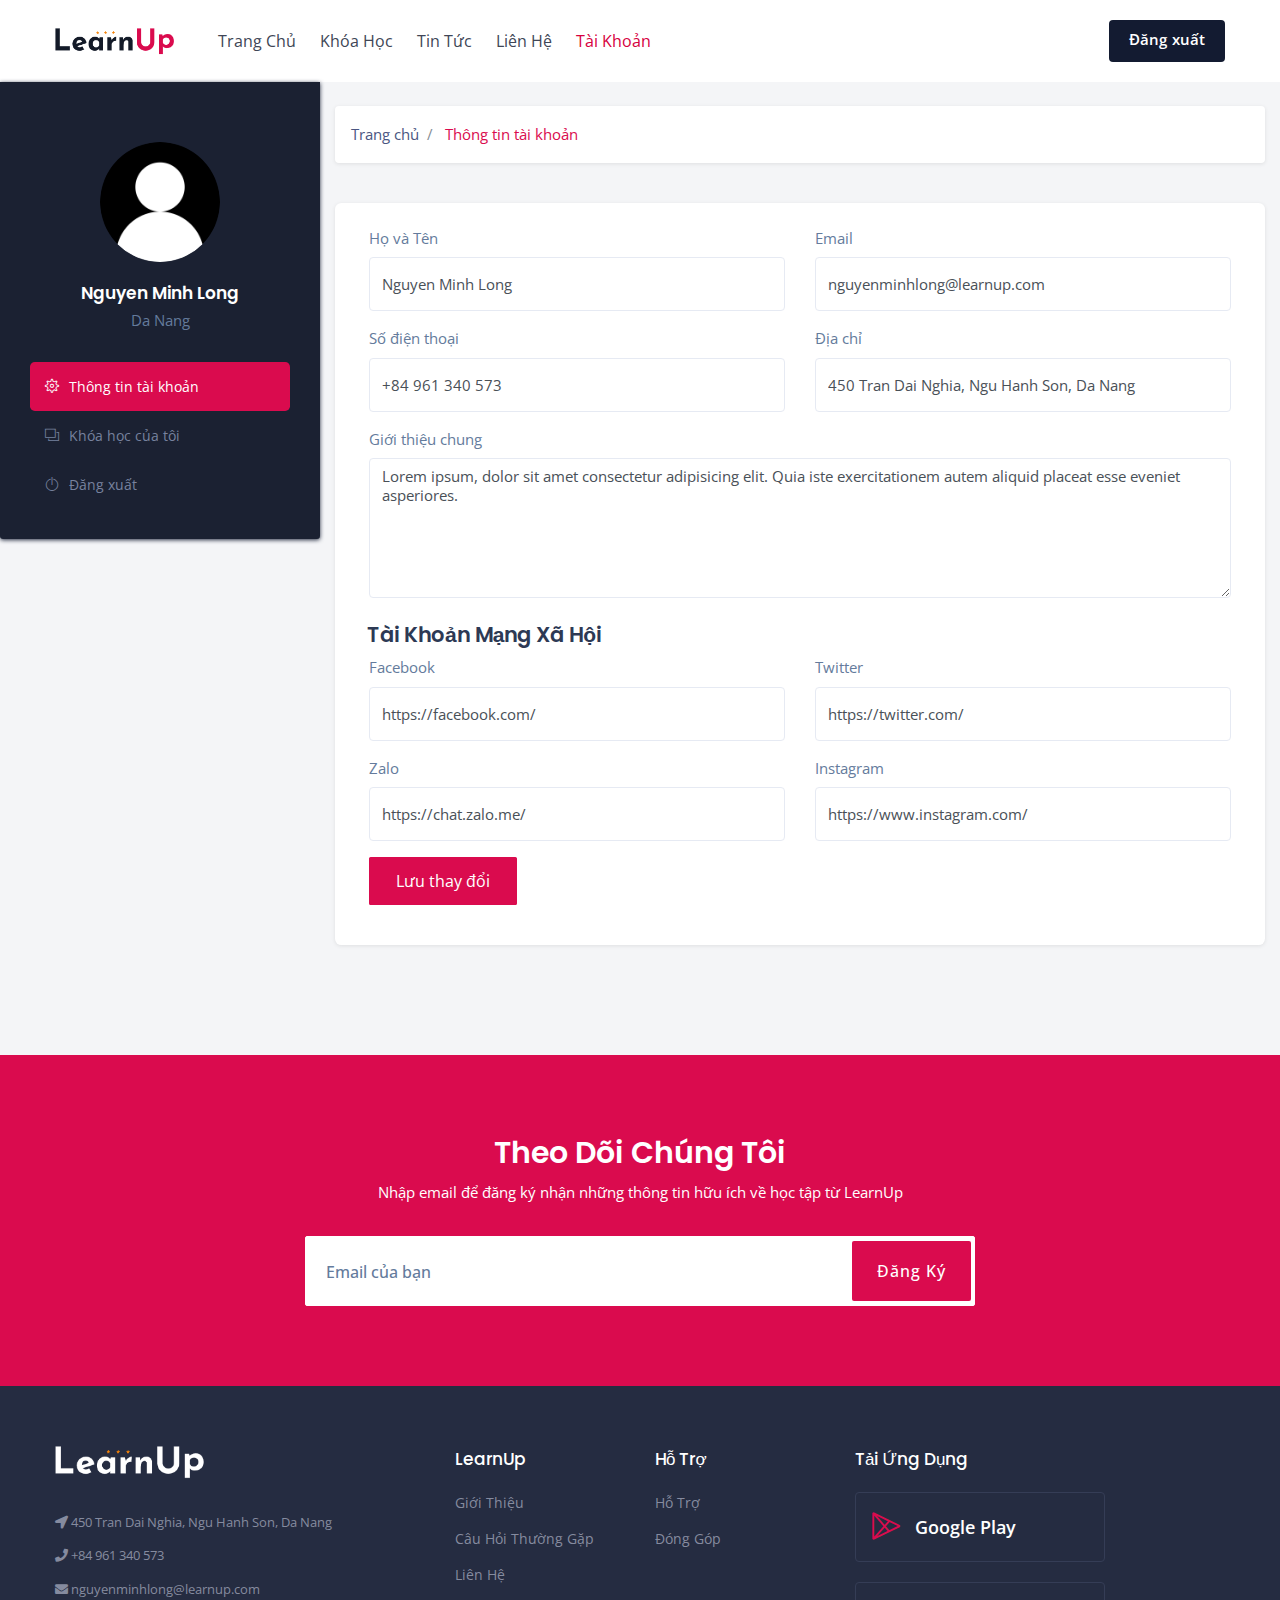
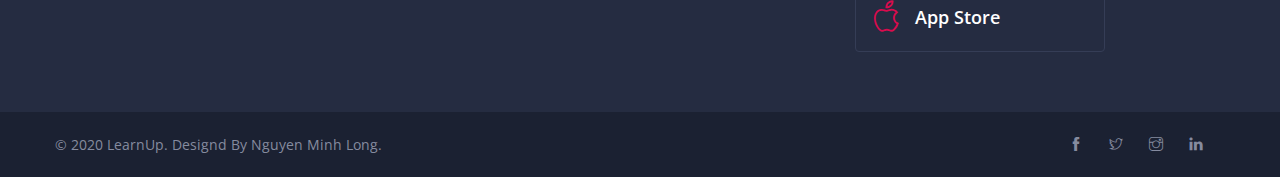
<file: settings.html>
<!DOCTYPE html>
<html lang="en">
<!-- Mirrored from codeminifier.com/learnup-1.1/learnup/settings.html by HTTrack Website Copier/3.x [XR&CO'2014], Mon, 12 Oct 2020 14:25:19 GMT -->

<head>
	<meta charset="utf-8" />
	<meta name="author" content="www.frebsite.nl" />
	<meta name="viewport"
		content="width=device-width, initial-scale=1.0, minimum-scale=1.0, maximum-scale=1.0, user-scalable=no" />

	<title>LearnUp - Online Course & Education HTML Template</title>

	<!-- Custom CSS -->
	<link href="assets/css/styles.css" rel="stylesheet" />

	<!-- Custom Color Option -->
	<link href="assets/css/colors.css" rel="stylesheet" />
</head>

<body class="red-skin">
	<!-- ============================================================== -->
	<!-- Preloader - style you can find in spinners.css -->
	<!-- ============================================================== -->
	<div id="preloader">
		<div class="preloader"><span></span><span></span></div>
	</div>

	<!-- ============================================================== -->
	<!-- Main wrapper - style you can find in pages.scss -->
	<!-- ============================================================== -->
	<div id="main-wrapper">
		<!-- ============================================================== -->
		<!-- Top header  -->
		<!-- ============================================================== -->
		<!-- Start Navigation -->
		<div class="header header-light head-shadow">
			<div class="container">
				<nav id="navigation" class="navigation navigation-landscape">
					<div class="nav-header">
						<a class="nav-brand fixed-logo" href="index.html"><img src="assets/img/logo.png" class="logo"
								alt="" /></a>
						<div class="nav-toggle"></div>
					</div>
					<div class="nav-menus-wrapper" style="transition-property: none">
						<ul class="nav-menu">						
							<li>
								<a href="index.html">Trang Chủ</a>
							</li>
							
							<li>
								<a href="list-with-sidebar.html">Khóa Học</a>
							</li>

							<li>
								<a href="blog.html">Tin Tức</a>
							</li>
							
							<li>
								<a href="contact.html">Liên Hệ</a>
							</li>

							<li class="active">
								<a href="settings.html">Tài Khoản</a>
							</li>
							
						</ul>

						<ul class="nav-menu nav-menu-social align-to-right">
							<li class="login_click theme-bg">
								<a href="register.html">Đăng xuất</a>
							</li>
						</ul>
					</div>
				</nav>
			</div>
		</div>
		<!-- End Navigation -->
		<div class="clearfix"></div>
		<!-- ============================================================== -->
		<!-- Top header  -->
		<!-- ============================================================== -->

		<!-- ============================ Dashboard: My Order Start ================================== -->
		<section class="gray pt-0">
			<div class="container-fluid">
				<!-- Row -->
				<div class="row">
					<div class="col-lg-3 col-md-3 p-0">
						<div class="dashboard-navbar">
							<div class="d-user-avater">
								<img src="assets/img/user-img.jpg" class="img-fluid avater" alt="" />
								<h4>Nguyen Minh Long</h4>
								<span>Da Nang</span>
							</div>

							<div class="d-navigation">
								<ul id="side-menu">
									<li class="active">
										<a href="settings.html"><i class="ti-settings"></i>Thông tin tài khoản</a>
									</li>
									<li>
										<a href="all-courses.html"><i class="ti-layers"></i>Khóa học của tôi</a>
									</li>
									<li>
										<a href="#"><i class="ti-power-off"></i>Đăng xuất</a>
									</li>
								</ul>
							</div>
						</div>
					</div>

					<div class="col-lg-9 col-md-9 col-sm-12">
						<!-- Row -->
						<div class="row">
							<div class="col-lg-12 col-md-12 col-sm-12 pt-4 pb-4">
								<nav aria-label="breadcrumb">
									<ol class="breadcrumb">
										<li class="breadcrumb-item"><a href="index.html">Trang chủ</a></li>
										<li class="breadcrumb-item active" aria-current="page">
											Thông tin tài khoản
										</li>
									</ol>
								</nav>
							</div>
						</div>
						<!-- /Row -->

						<!-- Row -->
						<div class="row">
							<div class="col-lg-12 col-md-12 col-sm-12">
								<div class="dashboard_container">
									<div class="dashboard_container_body p-4">
										<!-- Basic info -->
										<div class="submit-section">
											<div class="form-row">
												<div class="form-group col-md-6">
													<label>Họ và Tên</label>
													<input type="text" class="form-control" value="Nguyen Minh Long" />
												</div>

												<div class="form-group col-md-6">
													<label>Email</label>
													<input type="email" class="form-control"
														value="nguyenminhlong@learnup.com" />
												</div>

												<div class="form-group col-md-6">
													<label>Số điện thoại</label>
													<input type="text" class="form-control" value="+84 961 340 573" />
												</div>

												<div class="form-group col-md-6">
													<label>Địa chỉ</label>
													<input type="text" class="form-control"
														value="450 Tran Dai Nghia, Ngu Hanh Son, Da Nang" />
												</div>

												<div class="form-group col-md-12">
													<label>Giới thiệu chung</label>
													<textarea class="form-control">
Lorem ipsum, dolor sit amet consectetur adipisicing elit. Quia iste exercitationem autem aliquid placeat esse eveniet asperiores.
													</textarea>
												</div>
											</div>
										</div>
										<!-- Basic info -->

										<!-- Social Account info -->
										<div class="form-submit">
											<h4 class="pl-2 mt-2">Tài khoản mạng xã hội</h4>
											<div class="submit-section">
												<div class="form-row">
													<div class="form-group col-md-6">
														<label>Facebook</label>
														<input type="text" class="form-control"
															value="https://facebook.com/" />
													</div>

													<div class="form-group col-md-6">
														<label>Twitter</label>
														<input type="email" class="form-control"
															value="https://twitter.com/" />
													</div>

													<div class="form-group col-md-6">
														<label>Zalo</label>
														<input type="text" class="form-control"
															value="https://chat.zalo.me/" />
													</div>

													<div class="form-group col-md-6">
														<label>Instagram</label>
														<input type="text" class="form-control"
															value="https://www.instagram.com/" />
													</div>

													<div class="form-group col-lg-12 col-md-12">
														<button class="btn btn-theme" type="submit">
															Lưu thay đổi
														</button>
													</div>
												</div>
											</div>
										</div>
										<!-- / Social Account info -->
									</div>
								</div>
							</div>
						</div>
						<!-- /Row -->
					</div>
				</div>
				<!-- Row -->
			</div>
		</section>
		<!-- ============================ Dashboard: My Order Start End ================================== -->

		<!-- ============================== Start Newsletter ================================== -->
		<section class="newsletter theme-bg inverse-theme">
			<div class="container">
				<div class="row justify-content-center">
					<div class="col-lg-7 col-md-8 col-sm-12">
						<div class="text-center">
							<h2>Theo dõi chúng tôi</h2>
							<p>
								Nhập email để đăng ký nhận những thông tin hữu ích về học tập
								từ LearnUp
							</p>
							<form class="sup-form">
								<input type="email" class="form-control sigmup-me" placeholder="Email của bạn"
									required="required" />
								<input type="submit" class="btn btn-theme" value="Đăng Ký" />
							</form>
						</div>
					</div>
				</div>
			</div>
		</section>
		<!-- ================================= End Newsletter =============================== -->

		<!-- ============================ Footer Start ================================== -->
		<footer class="dark-footer skin-dark-footer">
			<div>
				<div class="container">
					<div class="row">
						
						<div class="col-lg-4 col-md-3">
							<div class="footer-widget">
								<img src="assets/img/logo-light.png" class="img-footer" alt="" />
								<div class="footer-add">
									<p><i class="fa fa-location-arrow" aria-hidden="true"></i> 450 Tran Dai Nghia, Ngu Hanh Son, Da Nang</p>
									<p><i class="fa fa-phone" aria-hidden="true"></i> +84 961 340 573</p>
									<p><i class="fa fa-envelope" aria-hidden="true"></i> nguyenminhlong@learnup.com</p>
								</div>
								
							</div>
						</div>		
						<div class="col-lg-2 col-md-3">
							<div class="footer-widget">
								<h4 class="widget-title">LearnUp</h4>
								<ul class="footer-menu">
									<li><a href="#">Giới Thiệu</a></li>
									<li><a href="#">Câu Hỏi Thường Gặp</a></li>
									<li><a href="#">Liên Hệ</a></li>
								</ul>
							</div>
						</div>
						
						<div class="col-lg-2 col-md-3">
							<div class="footer-widget">
								<h4 class="widget-title">Hỗ Trợ</h4>
								<ul class="footer-menu">
									<li><a href="#">Hỗ Trợ</a></li>
									<li><a href="#">Đóng Góp</a></li>
								</ul>
							</div>
						</div>
						
						<div class="col-lg-4 col-md-12">
							<div class="footer-widget">
								<h4 class="widget-title">Tải Ứng Dụng</h4>
								<a href="#" class="other-store-link">
									<div class="other-store-app">
										<div class="os-app-icon">
											<i class="lni-playstore theme-cl"></i>
										</div>
										<div class="os-app-caps">
											Google Play
										</div>
									</div>
								</a>
								<a href="#" class="other-store-link">
									<div class="other-store-app">
										<div class="os-app-icon">
											<i class="lni-apple theme-cl"></i>
										</div>
										<div class="os-app-caps">
											App Store
										</div>
									</div>
								</a>
							</div>
						</div>
						
					</div>
				</div>
			</div>
			
			<div class="footer-bottom">
				<div class="container">
					<div class="row align-items-center">
						
						<div class="col-lg-6 col-md-6">
							<p class="mb-0">© 2020 LearnUp. Designd By <a href="#">Nguyen Minh Long</a>.</p>
						</div>
						
						<div class="col-lg-6 col-md-6 text-right">
							<ul class="footer-bottom-social">
								<li><a href="#"><i class="ti-facebook"></i></a></li>
								<li><a href="#"><i class="ti-twitter"></i></a></li>
								<li><a href="#"><i class="ti-instagram"></i></a></li>
								<li><a href="#"><i class="ti-linkedin"></i></a></li>
							</ul>
						</div>
						
					</div>
				</div>
			</div>
		</footer>
		<!-- ============================ Footer End ================================== -->

		<a id="back2Top" class="top-scroll" title="Back to top" href="#"><i class="ti-arrow-up"></i></a>
	</div>
	<!-- ============================================================== -->
	<!-- End Wrapper -->
	<!-- ============================================================== -->

	<!-- ============================================================== -->
	<!-- All Jquery -->
	<!-- ============================================================== -->
	<script src="assets/js/jquery.min.js"></script>
	<script src="assets/js/popper.min.js"></script>
	<script src="assets/js/bootstrap.min.js"></script>
	<script src="assets/js/select2.min.js"></script>
	<script src="assets/js/slick.js"></script>
	<script src="assets/js/jquery.counterup.min.js"></script>
	<script src="assets/js/counterup.min.js"></script>
	<script src="assets/js/custom.js"></script>
	<!-- ============================================================== -->
	<!-- This page plugins -->
	<!-- ============================================================== -->
	<script src="assets/js/metisMenu.min.js"></script>
	<script>
		$("#side-menu").metisMenu();
	</script>
</body>

<!-- Mirrored from codeminifier.com/learnup-1.1/learnup/settings.html by HTTrack Website Copier/3.x [XR&CO'2014], Mon, 12 Oct 2020 14:25:19 GMT -->

</html>
</file>
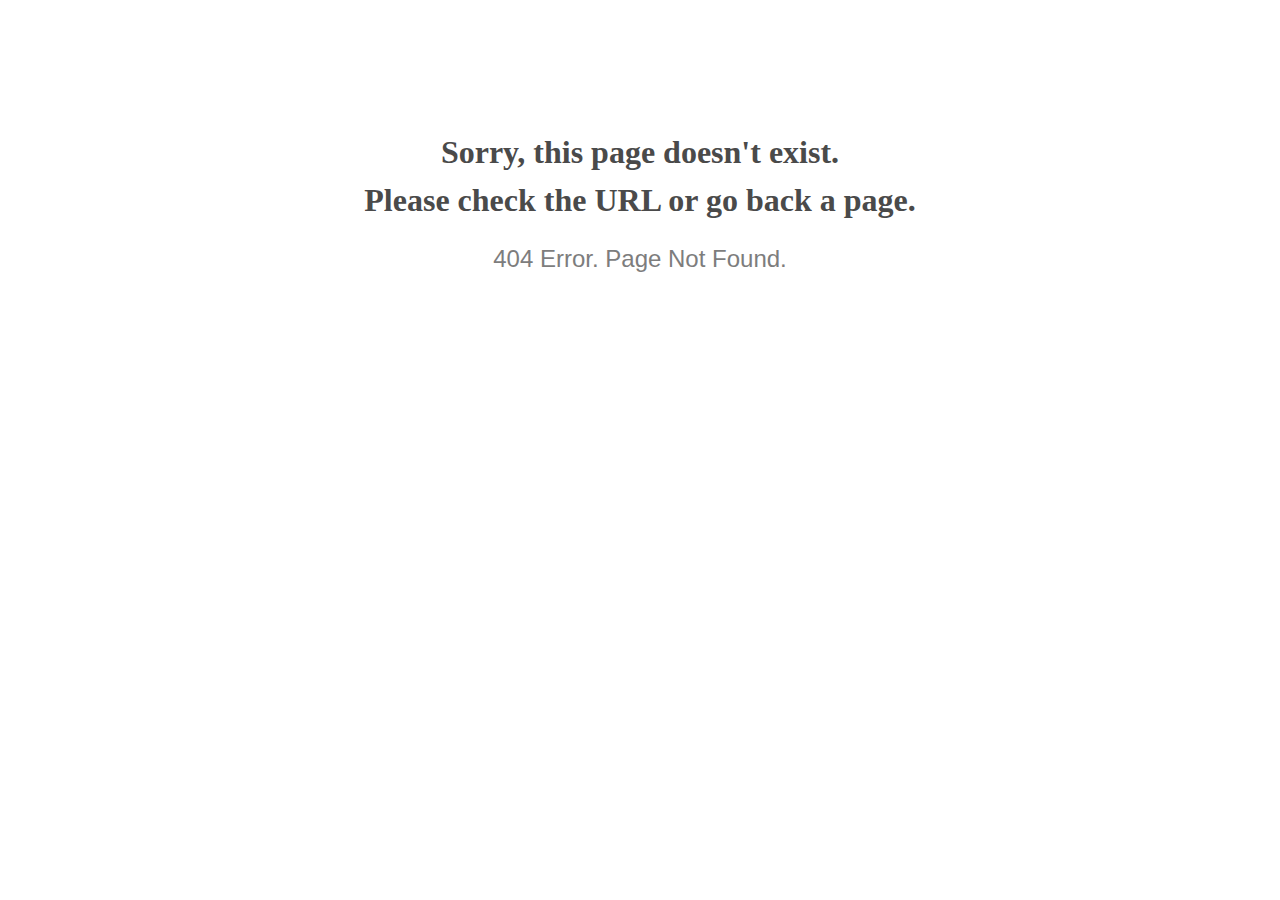
<file: assets/css/fonts/fontawesome-webfont3e6e-2.html>
<!doctype html>
<html lang="en">
<head>
  <meta charset="utf-8">
  <meta http-equiv="x-ua-compatible" content="ie=edge">
  <title>404 Error</title>
  <meta name="viewport" content="width=device-width, initial-scale=1">
  <meta name="robots" content="noindex, nofollow">
  <style>
    @media screen and (max-width:500px) {
      body { font-size: .6em; } 
    }
  </style>
</head>

<body style="text-align: center;">

  <h1 style="font-family: Georgia, serif; color: #4a4a4a; margin-top: 4em; line-height: 1.5;">
    Sorry, this page doesn't exist.<br>Please check the URL or go back a page.
  </h1>
  
  <h2 style="  font-family: Verdana, sans-serif; color: #7d7d7d; font-weight: 300;">
    404 Error. Page Not Found.
  </h2>
  
</body>

</html>
</file>
<file: assets/css/colors.css>
/*===============================================
	All Colors Option 
================================================ */
.red-skin .btn-theme-2, .red-skin .top-header, .red-skin .pricing-bottom .btn-pricing,
.green-skin .btn-theme-2, .green-skin .top-header, .green-skin .pricing-bottom .btn-pricing,
.blue-skin .btn-theme-2, .blue-skin .top-header, .blue-skin .pricing-bottom .btn-pricing,
.yellow-skin .btn-theme-2, .yellow-skin .top-header, .yellow-skin .pricing-bottom .btn-pricing,
.darkblue-skin .btn-theme-2, .darkblue-skin .top-header, .darkblue-skin .pricing-bottom .btn-pricing,
.oceangreen-skin .btn-theme-2, .oceangreen-skin .top-header, .oceangreen-skin .pricing-bottom .btn-pricing,
.purple-skin .btn-theme-2, .purple-skin .top-header, .purple-skin .pricing-bottom .btn-pricing,
.goodred-skin .btn-theme-2, .goodred-skin .top-header, .goodred-skin .pricing-bottom .btn-pricing,
.goodgreen-skin .btn-theme-2, .goodgreen-skin .top-header, .goodgreen-skin .pricing-bottom .btn-pricing,
.blue2-skin .btn-theme-2, .blue2-skin .top-header, .blue2-skin .pricing-bottom .btn-pricing{ 
	background-color:#252c41;
	background:#252c41;
	border-color:#252c41;
}
.red-skin .hero-search h1, .green-skin .hero-search h1, .blue-skin .hero-search h1, .yellow-skin .hero-search h1, .darkblue-skin .hero-search h1,
.oceangreen-skin .hero-search h1,
.purple-skin .hero-search h1, .goodred-skin .hero-search h1, .goodgreen-skin .hero-search h1, .blue2-skin .hero-search h1{
	color:#252c41 !important;
}
/*-------------- Red Color Option --------------------*/
.red-skin .theme-bg,.red-skin .property-search-type label:hover, .red-skin .property-search-type label.active,
.red-skin li.login-attri.theme-log a,
.red-skin .range-slider .ui-slider .ui-slider-handle,
.red-skin .range-slider .ui-widget-header,
.red-skin .pricing-bottom .btn-pricing:hover, .red-skin .pricing-bottom .btn-pricing:focus
.red-skin .select2-container--default .select2-results__option--highlighted[aria-selected],
.red-skin .pagination li:first-child a,
.red-skin .btn.btn-theme,
.red-skin .btn.btn-theme:hover, .red-skin .btn.btn-theme:focus,
.red-skin .btn.search-btn,
.red-skin .btn-theme-2:hover, .red-skin .btn-theme-2:focus,
.red-skin .btn-outline-theme:hover, .red-skin .btn-outline-theme:focus,
.red-skin .btn.search-btn,
.red-skin .simple-search-wrap .pk-input-group .pk-subscribe-submit,
.red-skin .btn.search-btn-outline:hover, .red-skin .btn.search-btn-outline:focus,
.red-skin .property-listing.property-1 .listing-detail-btn .more-btn,
.red-skin .home-slider-desc .read-more,
.red-skin .nav-tabs .nav-item.show .nav-link, .red-skin .nav-tabs .nav-link.active,
.red-skin .checkbox-custom:checked + .checkbox-custom-label:before,
.red-skin .radio-custom:checked + .radio-custom-label:before,
.red-skin .btn.pop-login,
.red-skin .single-widgets.widget_search form button,
.red-skin .single-widgets.widget_tags ul li a:hover, .red-skin .single-widgets.widget_tags ul li a:focus,
.red-skin .pagination>.active>a, .red-skin .pagination>.active>a:focus, .red-skin .pagination>.active>a:hover, .red-skin .pagination>.active>span, .red-skin .pagination>.active>span:focus, .red-skin .pagination>.active>span:hover, .red-skin .pagination>li>a:focus, .red-skin .pagination>li>a:hover{
	background-color:#da0b4e;
	background:#da0b4e;
}
 
.red-skin a.link:hover, .red-skin a.link:focus, .red-skin a:hover, a:focus,
.red-skin .theme-cl,
.red-skin .btn.btn-theme-light,
.red-skin .bl-continue,
.red-skin .header-dark-transparent.header-fixed .attributes li.submit-attri a,
.red-skin nav .menu li a.active,
.red-skin nav .menu li.dropdown.open > a,
.red-skin nav .menu .mg-menu li a i, .red-skin nav .menu li a:hover,
.red-skin .recommended .pr-value,
.red-skin .btn-outline-theme,
.red-skin .btn.search-btn-outline,
.red-skin .dw-proprty-info li,
.red-skin .ps-trep .ps-type,
.red-skin .d-navigation ul li.active a,
.red-skin span.mod-close,
.red-skin .blog-page .blog-details blockquote .icon,
.red-skin .single-post-pagination .post-pagination-center-grid a,
.red-skin .blog-page .blog-details .comment-area .all-comments article .comment-details .comment-meta .comment-left-meta .comment-date,
.red-skin .cn-info-icon i, .red-skin .client-info h5,
.red-skin .listing-card-info-price{
	color:#da0b4e;
}

.red-skin .pagination>.active>a, .red-skin .pagination>.active>a:focus, .red-skin .pagination>.active>a:hover, .red-skin .pagination>.active>span, .red-skin .pagination>.active>span:focus, .red-skin .pagination>.active>span:hover, .red-skin .pagination>li>a:focus, .red-skin .pagination>li>a:hover,
.red-skin .pagination li:first-child a,
.red-skin .range-slider .ui-slider .ui-slider-handle,
.red-skin .attributes li.submit-attri.theme-log a,
.red-skin .header-dark-transparent.header-fixed .attributes li.submit-attri a,
.red-skin .btn.btn-theme,
.red-skin .btn-theme-2:hover, .red-skin .btn-theme-2:focus,
.red-skin .btn.btn-theme:hover, .red-skin .btn.btn-theme:focus,
.red-skin .btn-outline-theme:hover, .red-skin .btn-outline-theme:focus,
.red-skin .btn-outline-theme,
.red-skin .simple-search-wrap .pk-input-group .pk-subscribe-submit,
.red-skin .btn.search-btn-outline,
.red-skin .btn.search-btn-outline:hover, .red-skin .btn.search-btn-outline:focus,
.red-skin .property-listing.property-1 .listing-detail-btn .more-btn,
.red-skin .nav-tabs .nav-item.show .nav-link, .red-skin .nav-tabs .nav-link.active,
.red-skin .btn.pop-login,
.red-skin .single-widgets.widget_tags ul li a:hover, .red-skin .single-widgets.widget_tags ul li a:focus{
	border-color:#da0b4e;
}

.red-skin li.login-attri.theme-log a {
    box-shadow:0 8px 5px rgba(240, 44, 45, 0.2);
	-webkit-box-shadow:0 8px 5px rgba(240, 44, 45, 0.2);
}
.red-skin .btn.btn-theme-light, .red-skin .theme-bg-light{
	background:rgba(240, 44, 45, 0.1);
}

.nav-menu.nav-menu-social>li.add-listing.theme-border {
    border: 1px solid #da0b4e !important;
	transition:all ease 0.4s;
}
.nav-menu.nav-menu-social>li.add-listing.theme-border a {
    color:#da0b4e !important;
}
.nav-menu.nav-menu-social>li.add-listing.theme-border:hover, .nav-menu.nav-menu-social>li.add-listing.theme-border:focus{
    background:#da0b4e !important;
}
.nav-menu.nav-menu-social>li.add-listing.theme-border:hover a, .nav-menu.nav-menu-social>li.add-listing.theme-border:focus a{
    color:#ffffff !important;
}
.nav-menu.nav-menu-social>li.add-listing.black-border {
    border: 1px solid #2e344a !important;
}
.nav-menu.nav-menu-social>li.add-listing.black-border a {
    color:#2e344a !important;
}
.nav-menu.nav-menu-social>li.add-listing.black-border:hover, .nav-menu.nav-menu-social>li.add-listing.black-border:focus{
    background:#2e344a !important;
}
.nav-menu.nav-menu-social>li.add-listing.black-border:hover a, .nav-menu.nav-menu-social>li.add-listing.black-border:focus a{
    color:#ffffff !important;
}
.nav-menu.nav-menu-social>li.add-listing.black-bg {
    background:#2e344a !important;
	transition:all ease 0.4s;
	border: 1px solid #2e344a !important;
}
.nav-menu.nav-menu-social>li.add-listing.black-bg:focus, .nav-menu.nav-menu-social>li.add-listing.black-bg:hover {
    background:#da0b4e !important;
	border: 1px solid #da0b4e !important;
}
.nav-menu.nav-menu-social>li.add-listing.black-bg:focus a, .nav-menu.nav-menu-social>li.add-listing.black-bg:hover a{
    color:#ffffff !important;
}
/*-------------- Green Color Option --------------------*/
.green-skin .theme-bg,.green-skin .property-search-type label:hover, .green-skin .property-search-type label.active,
.green-skin li.login-attri.theme-log a,
.green-skin .range-slider .ui-slider .ui-slider-handle,
.green-skin .range-slider .ui-widget-header,
.green-skin .pricing-bottom .btn-pricing:hover, .green-skin .pricing-bottom .btn-pricing:focus
.green-skin .select2-container--default .select2-results__option--highlighted[aria-selected],
.green-skin .pagination li:first-child a,
.green-skin .btn.btn-theme,
.green-skin .btn.btn-theme:hover, .green-skin .btn.btn-theme:focus,
.green-skin .btn.search-btn,
.green-skin .btn-theme-2:hover, .green-skin .btn-theme-2:focus,
.green-skin .btn-outline-theme:hover, .green-skin .btn-outline-theme:focus,
.green-skin .btn.search-btn,
.green-skin .simple-search-wrap .pk-input-group .pk-subscribe-submit,
.green-skin .btn.search-btn-outline:hover, .green-skin .btn.search-btn-outline:focus,
.green-skin .property-listing.property-1 .listing-detail-btn .more-btn,
.green-skin .home-slider-desc .read-more,
.green-skin .nav-tabs .nav-item.show .nav-link, .green-skin .nav-tabs .nav-link.active,
.green-skin .checkbox-custom:checked + .checkbox-custom-label:before,
.green-skin .radio-custom:checked + .radio-custom-label:before,
.green-skin .btn.pop-login,
.green-skin .single-widgets.widget_search form button,
.green-skin .single-widgets.widget_tags ul li a:hover, .green-skin .single-widgets.widget_tags ul li a:focus,
.green-skin .pagination>.active>a, .green-skin .pagination>.active>a:focus, .green-skin .pagination>.active>a:hover, .green-skin .pagination>.active>span, .green-skin .pagination>.active>span:focus, .green-skin .pagination>.active>span:hover, .green-skin .pagination>li>a:focus, .green-skin .pagination>li>a:hover{
	background-color:#00ba74;
	background:#00ba74;
}
 
.green-skin a.link:hover, .green-skin a.link:focus, .green-skin a:hover, a:focus,
.green-skin .theme-cl,
.green-skin .btn.btn-theme-light,
.green-skin .bl-continue,
.green-skin .header-dark-transparent.header-fixed .attributes li.submit-attri a,
.green-skin nav .menu li a.active,
.green-skin nav .menu li.dropdown.open > a,
.green-skin nav .menu .mg-menu li a i, .green-skin nav .menu li a:hover,
.green-skin .recommended .pr-value,
.green-skin .btn-outline-theme,
.green-skin .attributes li.submit-attri.theme-log a,
.green-skin .btn.search-btn-outline,
.green-skin .dw-proprty-info li,
.green-skin .ps-trep .ps-type,
.green-skin .d-navigation ul li.active a,
.green-skin span.mod-close,
.green-skin .blog-page .blog-details blockquote .icon,
.green-skin .single-post-pagination .post-pagination-center-grid a,
.green-skin .blog-page .blog-details .comment-area .all-comments article .comment-details .comment-meta .comment-left-meta .comment-date,
.green-skin .cn-info-icon i, .green-skin .client-info h5,
.green-skin .listing-card-info-price{
	color:#00ba74;
}

.green-skin .pagination>.active>a, .green-skin .pagination>.active>a:focus, .green-skin .pagination>.active>a:hover, .green-skin .pagination>.active>span, .green-skin .pagination>.active>span:focus, .green-skin .pagination>.active>span:hover, .green-skin .pagination>li>a:focus, .green-skin .pagination>li>a:hover,
.green-skin .pagination li:first-child a,
.green-skin .range-slider .ui-slider .ui-slider-handle,
.green-skin .attributes li.submit-attri.theme-log a,
.green-skin .header-dark-transparent.header-fixed .attributes li.submit-attri a,
.green-skin .btn.btn-theme,
.green-skin .btn-theme-2:hover, .green-skin .btn-theme-2:focus,
.green-skin .btn.btn-theme:hover, .green-skin .btn.btn-theme:focus,
.green-skin .btn-outline-theme:hover, .green-skin .btn-outline-theme:focus,
.green-skin .btn-outline-theme,
.green-skin .simple-search-wrap .pk-input-group .pk-subscribe-submit,
.green-skin .btn.search-btn-outline,
.green-skin .btn.search-btn-outline:hover, .green-skin .btn.search-btn-outline:focus,
.green-skin .property-listing.property-1 .listing-detail-btn .more-btn,
.green-skin .nav-tabs .nav-item.show .nav-link, .green-skin .nav-tabs .nav-link.active,
.green-skin .btn.pop-login,
.green-skin .single-widgets.widget_tags ul li a:hover, .green-skin .single-widgets.widget_tags ul li a:focus{
	border-color:#00ba74;
}

.green-skin li.login-attri.theme-log a {
    box-shadow:0 8px 5px rgba(0, 186, 116, 0.2);
	-webkit-box-shadow:0 8px 5px rgba(0, 186, 116,0.2);
}
.green-skin .btn.btn-theme-light, .green-skin .theme-bg-light{
	background:rgba(0, 186, 116, 0.1);
}
/*-------------- Blue Color Option --------------------*/
.blue-skin .theme-bg,.blue-skin .property-search-type label:hover, .blue-skin .property-search-type label.active,
.blue-skin li.login-attri.theme-log a,
.blue-skin .range-slider .ui-slider .ui-slider-handle,
.blue-skin .range-slider .ui-widget-header,
.blue-skin .pricing-bottom .btn-pricing:hover, .blue-skin .pricing-bottom .btn-pricing:focus
.blue-skin .select2-container--default .select2-results__option--highlighted[aria-selected],
.blue-skin .pagination li:first-child a,
.blue-skin .btn.btn-theme,
.blue-skin .btn.btn-theme:hover, .blue-skin .btn.btn-theme:focus,
.blue-skin .btn.search-btn,
.blue-skin .btn-theme-2:hover, .blue-skin .btn-theme-2:focus,
.blue-skin .btn-outline-theme:hover, .blue-skin .btn-outline-theme:focus,
.blue-skin .btn.search-btn,
.blue-skin .simple-search-wrap .pk-input-group .pk-subscribe-submit,
.blue-skin .btn.search-btn-outline:hover, .blue-skin .btn.search-btn-outline:focus,
.blue-skin .property-listing.property-1 .listing-detail-btn .more-btn,
.blue-skin .home-slider-desc .read-more,
.blue-skin .nav-tabs .nav-item.show .nav-link, .blue-skin .nav-tabs .nav-link.active,
.blue-skin .checkbox-custom:checked + .checkbox-custom-label:before,
.blue-skin .radio-custom:checked + .radio-custom-label:before,
.blue-skin .btn.pop-login,
.blue-skin .single-widgets.widget_search form button,
.blue-skin .single-widgets.widget_tags ul li a:hover, .blue-skin .single-widgets.widget_tags ul li a:focus,
.blue-skin .pagination>.active>a, .blue-skin .pagination>.active>a:focus, .blue-skin .pagination>.active>a:hover, .blue-skin .pagination>.active>span, .blue-skin .pagination>.active>span:focus, .blue-skin .pagination>.active>span:hover, .blue-skin .pagination>li>a:focus, .blue-skin .pagination>li>a:hover{
	background-color:#0058f3;
	background:#0058f3;
}
 
.blue-skin a.link:hover, .blue-skin a.link:focus, .blue-skin a:hover, a:focus,
.blue-skin .theme-cl,
.blue-skin .btn.btn-theme-light,
.blue-skin .bl-continue,
.blue-skin .header-dark-transparent.header-fixed .attributes li.submit-attri a,
.blue-skin nav .menu li a.active,
.blue-skin nav .menu li.dropdown.open > a,
.blue-skin nav .menu .mg-menu li a i, .blue-skin nav .menu li a:hover,
.blue-skin .recommended .pr-value,
.blue-skin .btn-outline-theme,
.blue-skin .attributes li.submit-attri.theme-log a,
.blue-skin .btn.search-btn-outline,
.blue-skin .dw-proprty-info li,
.blue-skin .ps-trep .ps-type,
.blue-skin .d-navigation ul li.active a,
.blue-skin span.mod-close,
.blue-skin .blog-page .blog-details blockquote .icon,
.blue-skin .single-post-pagination .post-pagination-center-grid a,
.blue-skin .blog-page .blog-details .comment-area .all-comments article .comment-details .comment-meta .comment-left-meta .comment-date,
.blue-skin .cn-info-icon i, .blue-skin .client-info h5,
.blue-skin .listing-card-info-price{
	color:#0058f3;
}

.blue-skin .pagination>.active>a, .blue-skin .pagination>.active>a:focus, .blue-skin .pagination>.active>a:hover, .blue-skin .pagination>.active>span, .blue-skin .pagination>.active>span:focus, .blue-skin .pagination>.active>span:hover, .blue-skin .pagination>li>a:focus, .blue-skin .pagination>li>a:hover,
.blue-skin .pagination li:first-child a,
.blue-skin .range-slider .ui-slider .ui-slider-handle,
.blue-skin .attributes li.submit-attri.theme-log a,
.blue-skin .header-dark-transparent.header-fixed .attributes li.submit-attri a,
.blue-skin .btn.btn-theme,
.blue-skin .btn-theme-2:hover, .blue-skin .btn-theme-2:focus,
.blue-skin .btn.btn-theme:hover, .blue-skin .btn.btn-theme:focus,
.blue-skin .btn-outline-theme:hover, .blue-skin .btn-outline-theme:focus,
.blue-skin .btn-outline-theme,
.blue-skin .simple-search-wrap .pk-input-group .pk-subscribe-submit,
.blue-skin .btn.search-btn-outline,
.blue-skin .btn.search-btn-outline:hover, .blue-skin .btn.search-btn-outline:focus,
.blue-skin .property-listing.property-1 .listing-detail-btn .more-btn,
.blue-skin .nav-tabs .nav-item.show .nav-link, .blue-skin .nav-tabs .nav-link.active,
.blue-skin .btn.pop-login,
.blue-skin .single-widgets.widget_tags ul li a:hover, .blue-skin .single-widgets.widget_tags ul li a:focus{
	border-color:#0058f3;
}

.blue-skin li.login-attri.theme-log a {
    box-shadow:0 8px 5px rgba(0, 88, 243, 0.2);
	-webkit-box-shadow:0 8px 5px rgba(0, 88, 243, 0.2);
}
.blue-skin .btn.btn-theme-light, .blue-skin .theme-bg-light{
	background:rgba(0, 88, 243, 0.1);
}
/*-------------- Yellow Color Option --------------------*/
.yellow-skin .theme-bg,.yellow-skin .property-search-type label:hover, .yellow-skin .property-search-type label.active,
.yellow-skin li.login-attri.theme-log a,
.yellow-skin .range-slider .ui-slider .ui-slider-handle,
.yellow-skin .range-slider .ui-widget-header,
.yellow-skin .pricing-bottom .btn-pricing:hover, .yellow-skin .pricing-bottom .btn-pricing:focus
.yellow-skin .select2-container--default .select2-results__option--highlighted[aria-selected],
.yellow-skin .pagination li:first-child a,
.yellow-skin .btn.btn-theme,
.yellow-skin .btn.btn-theme:hover, .yellow-skin .btn.btn-theme:focus,
.yellow-skin .btn.search-btn,
.yellow-skin .btn-theme-2:hover, .yellow-skin .btn-theme-2:focus,
.yellow-skin .btn-outline-theme:hover, .yellow-skin .btn-outline-theme:focus,
.yellow-skin .btn.search-btn,
.yellow-skin .simple-search-wrap .pk-input-group .pk-subscribe-submit,
.yellow-skin .btn.search-btn-outline:hover, .yellow-skin .btn.search-btn-outline:focus,
.yellow-skin .property-listing.property-1 .listing-detail-btn .more-btn,
.yellow-skin .home-slider-desc .read-more,
.yellow-skin .nav-tabs .nav-item.show .nav-link, .yellow-skin .nav-tabs .nav-link.active,
.yellow-skin .checkbox-custom:checked + .checkbox-custom-label:before,
.yellow-skin .radio-custom:checked + .radio-custom-label:before,
.yellow-skin .btn.pop-login,
.yellow-skin .single-widgets.widget_search form button,
.yellow-skin .single-widgets.widget_tags ul li a:hover, .yellow-skin .single-widgets.widget_tags ul li a:focus,
.yellow-skin .pagination>.active>a, .yellow-skin .pagination>.active>a:focus, .yellow-skin .pagination>.active>a:hover, .yellow-skin .pagination>.active>span, .yellow-skin .pagination>.active>span:focus, .yellow-skin .pagination>.active>span:hover, .yellow-skin .pagination>li>a:focus, .yellow-skin .pagination>li>a:hover{
	background-color:#ffa50d;
	background:#ffa50d;
}
 
.yellow-skin a.link:hover, .yellow-skin a.link:focus, .yellow-skin a:hover, a:focus,
.yellow-skin .theme-cl,
.yellow-skin .btn.btn-theme-light,
.yellow-skin .bl-continue,
.yellow-skin .header-dark-transparent.header-fixed .attributes li.submit-attri a,
.yellow-skin nav .menu li a.active,
.yellow-skin nav .menu li.dropdown.open > a,
.yellow-skin nav .menu .mg-menu li a i, .yellow-skin nav .menu li a:hover,
.yellow-skin .recommended .pr-value,
.yellow-skin .btn-outline-theme,
.yellow-skin .attributes li.submit-attri.theme-log a,
.yellow-skin .btn.search-btn-outline,
.yellow-skin .dw-proprty-info li,
.yellow-skin .ps-trep .ps-type,
.yellow-skin .d-navigation ul li.active a,
.yellow-skin span.mod-close,
.yellow-skin .blog-page .blog-details blockquote .icon,
.yellow-skin .single-post-pagination .post-pagination-center-grid a,
.yellow-skin .blog-page .blog-details .comment-area .all-comments article .comment-details .comment-meta .comment-left-meta .comment-date,
.yellow-skin .cn-info-icon i, .yellow-skin .client-info h5,
.yellow-skin .listing-card-info-price{
	color:#ffa50d;
}

.yellow-skin .pagination>.active>a, .yellow-skin .pagination>.active>a:focus, .yellow-skin .pagination>.active>a:hover, .yellow-skin .pagination>.active>span, .yellow-skin .pagination>.active>span:focus, .yellow-skin .pagination>.active>span:hover, .yellow-skin .pagination>li>a:focus, .yellow-skin .pagination>li>a:hover,
.yellow-skin .pagination li:first-child a,
.yellow-skin .range-slider .ui-slider .ui-slider-handle,
.yellow-skin .attributes li.submit-attri.theme-log a,
.yellow-skin .header-dark-transparent.header-fixed .attributes li.submit-attri a,
.yellow-skin .btn.btn-theme,
.yellow-skin .btn-theme-2:hover, .yellow-skin .btn-theme-2:focus,
.yellow-skin .btn.btn-theme:hover, .yellow-skin .btn.btn-theme:focus,
.yellow-skin .btn-outline-theme:hover, .yellow-skin .btn-outline-theme:focus,
.yellow-skin .btn-outline-theme,
.yellow-skin .simple-search-wrap .pk-input-group .pk-subscribe-submit,
.yellow-skin .btn.search-btn-outline,
.yellow-skin .btn.search-btn-outline:hover, .yellow-skin .btn.search-btn-outline:focus,
.yellow-skin .property-listing.property-1 .listing-detail-btn .more-btn,
.yellow-skin .nav-tabs .nav-item.show .nav-link, .yellow-skin .nav-tabs .nav-link.active,
.yellow-skin .btn.pop-login,
.yellow-skin .single-widgets.widget_tags ul li a:hover, .yellow-skin .single-widgets.widget_tags ul li a:focus{
	border-color:#ffa50d;
}

.yellow-skin li.login-attri.theme-log a {
    box-shadow:0 8px 5px rgba(255, 165, 13, 0.2);
	-webkit-box-shadow:0 8px 5px rgba(255, 165, 13, 0.2);
}
.yellow-skin .btn.btn-theme-light, .yellow-skin .theme-bg-light{
	background:rgba(255, 165, 13, 0.1);
}
/*-------------- Blue Dark Color Option --------------------*/
.darkblue-skin .theme-bg,.darkblue-skin .property-search-type label:hover, .darkblue-skin .property-search-type label.active,
.darkblue-skin li.login-attri.theme-log a,
.darkblue-skin .range-slider .ui-slider .ui-slider-handle,
.darkblue-skin .range-slider .ui-widget-header,
.darkblue-skin .pricing-bottom .btn-pricing:hover, .darkblue-skin .pricing-bottom .btn-pricing:focus
.darkblue-skin .select2-container--default .select2-results__option--highlighted[aria-selected],
.darkblue-skin .pagination li:first-child a,
.darkblue-skin .btn.btn-theme,
.darkblue-skin .btn.btn-theme:hover, .darkblue-skin .btn.btn-theme:focus,
.darkblue-skin .btn.search-btn,
.darkblue-skin .btn-theme-2:hover, .darkblue-skin .btn-theme-2:focus,
.darkblue-skin .btn-outline-theme:hover, .darkblue-skin .btn-outline-theme:focus,
.darkblue-skin .btn.search-btn,
.darkblue-skin .simple-search-wrap .pk-input-group .pk-subscribe-submit,
.darkblue-skin .btn.search-btn-outline:hover, .darkblue-skin .btn.search-btn-outline:focus,
.darkblue-skin .property-listing.property-1 .listing-detail-btn .more-btn,
.darkblue-skin .home-slider-desc .read-more,
.darkblue-skin .nav-tabs .nav-item.show .nav-link, .darkblue-skin .nav-tabs .nav-link.active,
.darkblue-skin .checkbox-custom:checked + .checkbox-custom-label:before,
.darkblue-skin .radio-custom:checked + .radio-custom-label:before,
.darkblue-skin .btn.pop-login,
.darkblue-skin .single-widgets.widget_search form button,
.darkblue-skin .single-widgets.widget_tags ul li a:hover, .darkblue-skin .single-widgets.widget_tags ul li a:focus,
.darkblue-skin .pagination>.active>a, .darkblue-skin .pagination>.active>a:focus, .darkblue-skin .pagination>.active>a:hover, .darkblue-skin .pagination>.active>span, .darkblue-skin .pagination>.active>span:focus, .darkblue-skin .pagination>.active>span:hover, .darkblue-skin .pagination>li>a:focus, .darkblue-skin .pagination>li>a:hover{
	background-color:#0F52BA;
	background:#0F52BA;
}
 
.darkblue-skin a.link:hover, .darkblue-skin a.link:focus, .darkblue-skin a:hover, a:focus,
.darkblue-skin .theme-cl,
.darkblue-skin .btn.btn-theme-light,
.darkblue-skin .bl-continue,
.darkblue-skin .header-dark-transparent.header-fixed .attributes li.submit-attri a,
.darkblue-skin nav .menu li a.active,
.darkblue-skin nav .menu li.dropdown.open > a,
.darkblue-skin nav .menu .mg-menu li a i, .darkblue-skin nav .menu li a:hover,
.darkblue-skin .recommended .pr-value,
.darkblue-skin .btn-outline-theme,
.darkblue-skin .attributes li.submit-attri.theme-log a,
.darkblue-skin .btn.search-btn-outline,
.darkblue-skin .dw-proprty-info li,
.darkblue-skin .ps-trep .ps-type,
.darkblue-skin .d-navigation ul li.active a,
.darkblue-skin span.mod-close,
.darkblue-skin .blog-page .blog-details blockquote .icon,
.darkblue-skin .single-post-pagination .post-pagination-center-grid a,
.darkblue-skin .blog-page .blog-details .comment-area .all-comments article .comment-details .comment-meta .comment-left-meta .comment-date,
.darkblue-skin .cn-info-icon i, .darkblue-skin .client-info h5,
.darkblue-skin .listing-card-info-price{
	color:#0F52BA;
}

.darkblue-skin .pagination>.active>a, .darkblue-skin .pagination>.active>a:focus, .darkblue-skin .pagination>.active>a:hover, .darkblue-skin .pagination>.active>span, .darkblue-skin .pagination>.active>span:focus, .darkblue-skin .pagination>.active>span:hover, .darkblue-skin .pagination>li>a:focus, .darkblue-skin .pagination>li>a:hover,
.darkblue-skin .pagination li:first-child a,
.darkblue-skin .range-slider .ui-slider .ui-slider-handle,
.darkblue-skin .attributes li.submit-attri.theme-log a,
.darkblue-skin .header-dark-transparent.header-fixed .attributes li.submit-attri a,
.darkblue-skin .btn.btn-theme,
.darkblue-skin .btn-theme-2:hover, .darkblue-skin .btn-theme-2:focus,
.darkblue-skin .btn.btn-theme:hover, .darkblue-skin .btn.btn-theme:focus,
.darkblue-skin .btn-outline-theme:hover, .darkblue-skin .btn-outline-theme:focus,
.darkblue-skin .btn-outline-theme,
.darkblue-skin .simple-search-wrap .pk-input-group .pk-subscribe-submit,
.darkblue-skin .btn.search-btn-outline,
.darkblue-skin .btn.search-btn-outline:hover, .darkblue-skin .btn.search-btn-outline:focus,
.darkblue-skin .property-listing.property-1 .listing-detail-btn .more-btn,
.darkblue-skin .nav-tabs .nav-item.show .nav-link, .darkblue-skin .nav-tabs .nav-link.active,
.darkblue-skin .btn.pop-login,
.darkblue-skin .single-widgets.widget_tags ul li a:hover, .darkblue-skin .single-widgets.widget_tags ul li a:focus{
	border-color:#0F52BA;
}

.darkblue-skin li.login-attri.theme-log a {
    box-shadow:0 8px 5px rgba(15, 82, 186, 0.2);
	-webkit-box-shadow:0 8px 5px rgba(15, 82, 186, 0.2);
}
.darkblue-skin .btn.btn-theme-light, .darkblue-skin .theme-bg-light{
	background:rgba(15, 82, 186, 0.1);
}
/*-------------- Ocean Green Color Option --------------------*/
.oceangreen-skin .theme-bg,.oceangreen-skin .property-search-type label:hover, .oceangreen-skin .property-search-type label.active,
.oceangreen-skin li.login-attri.theme-log a,
.oceangreen-skin .range-slider .ui-slider .ui-slider-handle,
.oceangreen-skin .range-slider .ui-widget-header,
.oceangreen-skin .pricing-bottom .btn-pricing:hover, .oceangreen-skin .pricing-bottom .btn-pricing:focus
.oceangreen-skin .select2-container--default .select2-results__option--highlighted[aria-selected],
.oceangreen-skin .pagination li:first-child a,
.oceangreen-skin .btn.btn-theme,
.oceangreen-skin .btn.btn-theme:hover, .oceangreen-skin .btn.btn-theme:focus,
.oceangreen-skin .btn.search-btn,
.oceangreen-skin .btn-theme-2:hover, .oceangreen-skin .btn-theme-2:focus,
.oceangreen-skin .btn-outline-theme:hover, .oceangreen-skin .btn-outline-theme:focus,
.oceangreen-skin .btn.search-btn,
.oceangreen-skin .simple-search-wrap .pk-input-group .pk-subscribe-submit,
.oceangreen-skin .btn.search-btn-outline:hover, .oceangreen-skin .btn.search-btn-outline:focus,
.oceangreen-skin .property-listing.property-1 .listing-detail-btn .more-btn,
.oceangreen-skin .home-slider-desc .read-more,
.oceangreen-skin .nav-tabs .nav-item.show .nav-link, .oceangreen-skin .nav-tabs .nav-link.active,
.oceangreen-skin .checkbox-custom:checked + .checkbox-custom-label:before,
.oceangreen-skin .radio-custom:checked + .radio-custom-label:before,
.oceangreen-skin .btn.pop-login,
.oceangreen-skin .single-widgets.widget_search form button,
.oceangreen-skin .single-widgets.widget_tags ul li a:hover, .oceangreen-skin .single-widgets.widget_tags ul li a:focus,
.oceangreen-skin .pagination>.active>a, .oceangreen-skin .pagination>.active>a:focus, .oceangreen-skin .pagination>.active>a:hover, .oceangreen-skin .pagination>.active>span, .oceangreen-skin .pagination>.active>span:focus, .oceangreen-skin .pagination>.active>span:hover, .oceangreen-skin .pagination>li>a:focus, .oceangreen-skin .pagination>li>a:hover{
	background-color:#00424a;
	background:#00424a;
}
 
.oceangreen-skin a.link:hover, .oceangreen-skin a.link:focus, .oceangreen-skin a:hover, a:focus,
.oceangreen-skin .theme-cl,
.oceangreen-skin .btn.btn-theme-light,
.oceangreen-skin .bl-continue,
.oceangreen-skin .header-dark-transparent.header-fixed .attributes li.submit-attri a,
.oceangreen-skin nav .menu li a.active,
.oceangreen-skin nav .menu li.dropdown.open > a,
.oceangreen-skin nav .menu .mg-menu li a i, .oceangreen-skin nav .menu li a:hover,
.oceangreen-skin .recommended .pr-value,
.oceangreen-skin .btn-outline-theme,
.oceangreen-skin .attributes li.submit-attri.theme-log a,
.oceangreen-skin .btn.search-btn-outline,
.oceangreen-skin .dw-proprty-info li,
.oceangreen-skin .ps-trep .ps-type,
.oceangreen-skin .d-navigation ul li.active a,
.oceangreen-skin span.mod-close,
.oceangreen-skin .blog-page .blog-details blockquote .icon,
.oceangreen-skin .single-post-pagination .post-pagination-center-grid a,
.oceangreen-skin .blog-page .blog-details .comment-area .all-comments article .comment-details .comment-meta .comment-left-meta .comment-date,
.oceangreen-skin .cn-info-icon i, .oceangreen-skin .client-info h5,
.oceangreen-skin .listing-card-info-price{
	color:#00424a;
}

.oceangreen-skin .pagination>.active>a, .oceangreen-skin .pagination>.active>a:focus, .oceangreen-skin .pagination>.active>a:hover, .oceangreen-skin .pagination>.active>span, .oceangreen-skin .pagination>.active>span:focus, .oceangreen-skin .pagination>.active>span:hover, .oceangreen-skin .pagination>li>a:focus, .oceangreen-skin .pagination>li>a:hover,
.oceangreen-skin .pagination li:first-child a,
.oceangreen-skin .range-slider .ui-slider .ui-slider-handle,
.oceangreen-skin .attributes li.submit-attri.theme-log a,
.oceangreen-skin .header-dark-transparent.header-fixed .attributes li.submit-attri a,
.oceangreen-skin .btn.btn-theme,
.oceangreen-skin .btn-theme-2:hover, .oceangreen-skin .btn-theme-2:focus,
.oceangreen-skin .btn.btn-theme:hover, .oceangreen-skin .btn.btn-theme:focus,
.oceangreen-skin .btn-outline-theme:hover, .oceangreen-skin .btn-outline-theme:focus,
.oceangreen-skin .btn-outline-theme,
.oceangreen-skin .simple-search-wrap .pk-input-group .pk-subscribe-submit,
.oceangreen-skin .btn.search-btn-outline,
.oceangreen-skin .btn.search-btn-outline:hover, .oceangreen-skin .btn.search-btn-outline:focus,
.oceangreen-skin .property-listing.property-1 .listing-detail-btn .more-btn,
.oceangreen-skin .nav-tabs .nav-item.show .nav-link, .oceangreen-skin .nav-tabs .nav-link.active,
.oceangreen-skin .btn.pop-login,
.oceangreen-skin .single-widgets.widget_tags ul li a:hover, .oceangreen-skin .single-widgets.widget_tags ul li a:focus{
	border-color:#00424a;
}

.oceangreen-skin li.login-attri.theme-log a {
    box-shadow:0 8px 5px rgba(0, 168, 119, 0.2);
	-webkit-box-shadow:0 8px 5px rgba(0, 168, 119, 0.2);
}

.oceangreen-skin .btn.btn-theme-light, .oceangreen-skin .theme-bg-light{
	background:rgba(0, 168, 119, 0.1);
}

/*-------------- Purple Color Option --------------------*/
.purple-skin .theme-bg,.purple-skin .property-search-type label:hover, .purple-skin .property-search-type label.active,
.purple-skin li.login-attri.theme-log a,
.purple-skin .range-slider .ui-slider .ui-slider-handle,
.purple-skin .range-slider .ui-widget-header,
.purple-skin .pricing-bottom .btn-pricing:hover, .purple-skin .pricing-bottom .btn-pricing:focus
.purple-skin .select2-container--default .select2-results__option--highlighted[aria-selected],
.purple-skin .pagination li:first-child a,
.purple-skin .btn.btn-theme,
.purple-skin .btn.btn-theme:hover, .purple-skin .btn.btn-theme:focus,
.purple-skin .btn.search-btn,
.purple-skin .btn-theme-2:hover, .purple-skin .btn-theme-2:focus,
.purple-skin .btn-outline-theme:hover, .purple-skin .btn-outline-theme:focus,
.purple-skin .btn.search-btn,
.purple-skin .simple-search-wrap .pk-input-group .pk-subscribe-submit,
.purple-skin .btn.search-btn-outline:hover, .purple-skin .btn.search-btn-outline:focus,
.purple-skin .property-listing.property-1 .listing-detail-btn .more-btn,
.purple-skin .home-slider-desc .read-more,
.purple-skin .nav-tabs .nav-item.show .nav-link, .purple-skin .nav-tabs .nav-link.active,
.purple-skin .checkbox-custom:checked + .checkbox-custom-label:before,
.purple-skin .radio-custom:checked + .radio-custom-label:before,
.purple-skin .btn.pop-login,
.purple-skin .single-widgets.widget_search form button,
.purple-skin .single-widgets.widget_tags ul li a:hover, .purple-skin .single-widgets.widget_tags ul li a:focus,
.purple-skin .pagination>.active>a, .purple-skin .pagination>.active>a:focus, .purple-skin .pagination>.active>a:hover, .purple-skin .pagination>.active>span, .purple-skin .pagination>.active>span:focus, .purple-skin .pagination>.active>span:hover, .purple-skin .pagination>li>a:focus, .purple-skin .pagination>li>a:hover{
	background-color:#7065ef;
	background:#7065ef;
}
 
.purple-skin a.link:hover, .purple-skin a.link:focus, .purple-skin a:hover, a:focus,
.purple-skin .theme-cl,
.purple-skin .btn.btn-theme-light,
.purple-skin .bl-continue,
.purple-skin .header-dark-transparent.header-fixed .attributes li.submit-attri a,
.purple-skin nav .menu li a.active,
.purple-skin nav .menu li.dropdown.open > a,
.purple-skin nav .menu .mg-menu li a i, .purple-skin nav .menu li a:hover,
.purple-skin .recommended .pr-value,
.purple-skin .btn-outline-theme,
.purple-skin .attributes li.submit-attri.theme-log a,
.purple-skin .btn.search-btn-outline,
.purple-skin .dw-proprty-info li,
.purple-skin .ps-trep .ps-type,
.purple-skin .d-navigation ul li.active a,
.purple-skin span.mod-close,
.purple-skin .blog-page .blog-details blockquote .icon,
.purple-skin .single-post-pagination .post-pagination-center-grid a,
.purple-skin .blog-page .blog-details .comment-area .all-comments article .comment-details .comment-meta .comment-left-meta .comment-date,
.purple-skin .cn-info-icon i, .purple-skin .client-info h5,
.purple-skin .listing-card-info-price{
	color:#7065ef;
}

.purple-skin .pagination>.active>a, .purple-skin .pagination>.active>a:focus, .purple-skin .pagination>.active>a:hover, .purple-skin .pagination>.active>span, .purple-skin .pagination>.active>span:focus, .purple-skin .pagination>.active>span:hover, .purple-skin .pagination>li>a:focus, .purple-skin .pagination>li>a:hover,
.purple-skin .pagination li:first-child a,
.purple-skin .range-slider .ui-slider .ui-slider-handle,
.purple-skin .attributes li.submit-attri.theme-log a,
.purple-skin .header-dark-transparent.header-fixed .attributes li.submit-attri a,
.purple-skin .btn.btn-theme,
.purple-skin .btn-theme-2:hover, .purple-skin .btn-theme-2:focus,
.purple-skin .btn.btn-theme:hover, .purple-skin .btn.btn-theme:focus,
.purple-skin .btn-outline-theme:hover, .purple-skin .btn-outline-theme:focus,
.purple-skin .btn-outline-theme,
.purple-skin .simple-search-wrap .pk-input-group .pk-subscribe-submit,
.purple-skin .btn.search-btn-outline,
.purple-skin .btn.search-btn-outline:hover, .purple-skin .btn.search-btn-outline:focus,
.purple-skin .property-listing.property-1 .listing-detail-btn .more-btn,
.purple-skin .nav-tabs .nav-item.show .nav-link, .purple-skin .nav-tabs .nav-link.active,
.purple-skin .btn.pop-login,
.purple-skin .single-widgets.widget_tags ul li a:hover, .purple-skin .single-widgets.widget_tags ul li a:focus{
	border-color:#7065ef;
}

.purple-skin li.login-attri.theme-log a {
    box-shadow:0 8px 5px rgba(112, 101, 239, 0.2);
	-webkit-box-shadow:0 8px 5px rgba(112, 101, 239, 0.2);
}

.purple-skin .btn.btn-theme-light, .purple-skin .theme-bg-light{
	background:rgba(112, 101, 239, 0.1);
}

/*-------------- Good Red Color Option --------------------*/
.goodred-skin .theme-bg,.goodred-skin .property-search-type label:hover, .goodred-skin .property-search-type label.active,
.goodred-skin li.login-attri.theme-log a,
.goodred-skin .range-slider .ui-slider .ui-slider-handle,
.goodred-skin .range-slider .ui-widget-header,
.goodred-skin .pricing-bottom .btn-pricing:hover, .goodred-skin .pricing-bottom .btn-pricing:focus
.goodred-skin .select2-container--default .select2-results__option--highlighted[aria-selected],
.goodred-skin .pagination li:first-child a,
.goodred-skin .btn.btn-theme,
.goodred-skin .btn.btn-theme:hover, .goodred-skin .btn.btn-theme:focus,
.goodred-skin .btn.search-btn,
.goodred-skin .btn-theme-2:hover, .goodred-skin .btn-theme-2:focus,
.goodred-skin .btn-outline-theme:hover, .goodred-skin .btn-outline-theme:focus,
.goodred-skin .btn.search-btn,
.goodred-skin .simple-search-wrap .pk-input-group .pk-subscribe-submit,
.goodred-skin .btn.search-btn-outline:hover, .goodred-skin .btn.search-btn-outline:focus,
.goodred-skin .property-listing.property-1 .listing-detail-btn .more-btn,
.goodred-skin .home-slider-desc .read-more,
.goodred-skin .nav-tabs .nav-item.show .nav-link, .goodred-skin .nav-tabs .nav-link.active,
.goodred-skin .checkbox-custom:checked + .checkbox-custom-label:before,
.goodred-skin .radio-custom:checked + .radio-custom-label:before,
.goodred-skin .btn.pop-login,
.goodred-skin .single-widgets.widget_search form button,
.goodred-skin .single-widgets.widget_tags ul li a:hover, .goodred-skin .single-widgets.widget_tags ul li a:focus,
.goodred-skin .pagination>.active>a, .goodred-skin .pagination>.active>a:focus, .goodred-skin .pagination>.active>a:hover, .goodred-skin .pagination>.active>span, .goodred-skin .pagination>.active>span:focus, .goodred-skin .pagination>.active>span:hover, .goodred-skin .pagination>li>a:focus, .goodred-skin .pagination>li>a:hover{
	background-color:#f40c43;
	background:#f40c43;
}
 
.goodred-skin a.link:hover, .goodred-skin a.link:focus, .goodred-skin a:hover, a:focus,
.goodred-skin .theme-cl,
.goodred-skin .btn.btn-theme-light,
.goodred-skin .bl-continue,
.goodred-skin .header-dark-transparent.header-fixed .attributes li.submit-attri a,
.goodred-skin nav .menu li a.active,
.goodred-skin nav .menu li.dropdown.open > a,
.goodred-skin nav .menu .mg-menu li a i, .goodred-skin nav .menu li a:hover,
.goodred-skin .recommended .pr-value,
.goodred-skin .btn-outline-theme,
.goodred-skin .attributes li.submit-attri.theme-log a,
.goodred-skin .btn.search-btn-outline,
.goodred-skin .dw-proprty-info li,
.goodred-skin .ps-trep .ps-type,
.goodred-skin .d-navigation ul li.active a,
.goodred-skin span.mod-close,
.goodred-skin .blog-page .blog-details blockquote .icon,
.goodred-skin .single-post-pagination .post-pagination-center-grid a,
.goodred-skin .blog-page .blog-details .comment-area .all-comments article .comment-details .comment-meta .comment-left-meta .comment-date,
.goodred-skin .cn-info-icon i, .goodred-skin .client-info h5,
.goodred-skin .listing-card-info-price{
	color:#f40c43;
}

.goodred-skin .pagination>.active>a, .goodred-skin .pagination>.active>a:focus, .goodred-skin .pagination>.active>a:hover, .goodred-skin .pagination>.active>span, .goodred-skin .pagination>.active>span:focus, .goodred-skin .pagination>.active>span:hover, .goodred-skin .pagination>li>a:focus, .goodred-skin .pagination>li>a:hover,
.goodred-skin .pagination li:first-child a,
.goodred-skin .range-slider .ui-slider .ui-slider-handle,
.goodred-skin .attributes li.submit-attri.theme-log a,
.goodred-skin .header-dark-transparent.header-fixed .attributes li.submit-attri a,
.goodred-skin .btn.btn-theme,
.goodred-skin .btn-theme-2:hover, .goodred-skin .btn-theme-2:focus,
.goodred-skin .btn.btn-theme:hover, .goodred-skin .btn.btn-theme:focus,
.goodred-skin .btn-outline-theme:hover, .goodred-skin .btn-outline-theme:focus,
.goodred-skin .btn-outline-theme,
.goodred-skin .simple-search-wrap .pk-input-group .pk-subscribe-submit,
.goodred-skin .btn.search-btn-outline,
.goodred-skin .btn.search-btn-outline:hover, .goodred-skin .btn.search-btn-outline:focus,
.goodred-skin .property-listing.property-1 .listing-detail-btn .more-btn,
.goodred-skin .nav-tabs .nav-item.show .nav-link, .goodred-skin .nav-tabs .nav-link.active,
.goodred-skin .btn.pop-login,
.goodred-skin .single-widgets.widget_tags ul li a:hover, .goodred-skin .single-widgets.widget_tags ul li a:focus{
	border-color:#f40c43;
}

.goodred-skin li.login-attri.theme-log a {
    box-shadow:0 8px 5px rgba(244, 12, 67,0.2);
	-webkit-box-shadow:0 8px 5px rgba(244, 12, 67, 0.2);
}

.goodred-skin .btn.btn-theme-light, .goodred-skin .theme-bg-light{
	background:rgba(244, 12, 67,0.1);
}

/*-------------- Good Green Color Option --------------------*/
.goodgreen-skin .theme-bg,.goodgreen-skin .property-search-type label:hover, .goodgreen-skin .property-search-type label.active,
.goodgreen-skin li.login-attri.theme-log a,
.goodgreen-skin .range-slider .ui-slider .ui-slider-handle,
.goodgreen-skin .range-slider .ui-widget-header,
.goodgreen-skin .pricing-bottom .btn-pricing:hover, .goodgreen-skin .pricing-bottom .btn-pricing:focus
.goodgreen-skin .select2-container--default .select2-results__option--highlighted[aria-selected],
.goodgreen-skin .pagination li:first-child a,
.goodgreen-skin .btn.btn-theme,
.goodgreen-skin .btn.btn-theme:hover, .goodgreen-skin .btn.btn-theme:focus,
.goodgreen-skin .btn.search-btn,
.goodgreen-skin .btn-theme-2:hover, .goodgreen-skin .btn-theme-2:focus,
.goodgreen-skin .btn-outline-theme:hover, .goodgreen-skin .btn-outline-theme:focus,
.goodgreen-skin .btn.search-btn,
.goodgreen-skin .simple-search-wrap .pk-input-group .pk-subscribe-submit,
.goodgreen-skin .btn.search-btn-outline:hover, .goodgreen-skin .btn.search-btn-outline:focus,
.goodgreen-skin .property-listing.property-1 .listing-detail-btn .more-btn,
.goodgreen-skin .home-slider-desc .read-more,
.goodgreen-skin .nav-tabs .nav-item.show .nav-link, .goodgreen-skin .nav-tabs .nav-link.active,
.goodgreen-skin .checkbox-custom:checked + .checkbox-custom-label:before,
.goodgreen-skin .radio-custom:checked + .radio-custom-label:before,
.goodgreen-skin .btn.pop-login,
.goodgreen-skin .single-widgets.widget_search form button,
.goodgreen-skin .single-widgets.widget_tags ul li a:hover, .goodgreen-skin .single-widgets.widget_tags ul li a:focus,
.goodgreen-skin .pagination>.active>a, .goodgreen-skin .pagination>.active>a:focus, .goodgreen-skin .pagination>.active>a:hover, .goodgreen-skin .pagination>.active>span, .goodgreen-skin .pagination>.active>span:focus, .goodgreen-skin .pagination>.active>span:hover, .goodgreen-skin .pagination>li>a:focus, .goodgreen-skin .pagination>li>a:hover{
	background-color:#19b521;
	background:#19b521;
}
 
.goodgreen-skin a.link:hover, .goodgreen-skin a.link:focus, .goodgreen-skin a:hover, a:focus,
.goodgreen-skin .theme-cl,
.goodgreen-skin .btn.btn-theme-light,
.goodgreen-skin .bl-continue,
.goodgreen-skin .header-dark-transparent.header-fixed .attributes li.submit-attri a,
.goodgreen-skin nav .menu li a.active,
.goodgreen-skin nav .menu li.dropdown.open > a,
.goodgreen-skin nav .menu .mg-menu li a i, .goodgreen-skin nav .menu li a:hover,
.goodgreen-skin .recommended .pr-value,
.goodgreen-skin .btn-outline-theme,
.goodgreen-skin .attributes li.submit-attri.theme-log a,
.goodgreen-skin .btn.search-btn-outline,
.goodgreen-skin .dw-proprty-info li,
.goodgreen-skin .ps-trep .ps-type,
.goodgreen-skin .d-navigation ul li.active a,
.goodgreen-skin span.mod-close,
.goodgreen-skin .blog-page .blog-details blockquote .icon,
.goodgreen-skin .single-post-pagination .post-pagination-center-grid a,
.goodgreen-skin .blog-page .blog-details .comment-area .all-comments article .comment-details .comment-meta .comment-left-meta .comment-date,
.goodgreen-skin .cn-info-icon i, .goodgreen-skin .client-info h5,
.goodgreen-skin .listing-card-info-price{
	color:#19b521;
}

.goodgreen-skin .pagination>.active>a, .goodgreen-skin .pagination>.active>a:focus, .goodgreen-skin .pagination>.active>a:hover, .goodgreen-skin .pagination>.active>span, .goodgreen-skin .pagination>.active>span:focus, .goodgreen-skin .pagination>.active>span:hover, .goodgreen-skin .pagination>li>a:focus, .goodgreen-skin .pagination>li>a:hover,
.goodgreen-skin .pagination li:first-child a,
.goodgreen-skin .range-slider .ui-slider .ui-slider-handle,
.goodgreen-skin .attributes li.submit-attri.theme-log a,
.goodgreen-skin .header-dark-transparent.header-fixed .attributes li.submit-attri a,
.goodgreen-skin .btn.btn-theme,
.goodgreen-skin .btn-theme-2:hover, .goodgreen-skin .btn-theme-2:focus,
.goodgreen-skin .btn.btn-theme:hover, .goodgreen-skin .btn.btn-theme:focus,
.goodgreen-skin .btn-outline-theme:hover, .goodgreen-skin .btn-outline-theme:focus,
.goodgreen-skin .btn-outline-theme,
.goodgreen-skin .simple-search-wrap .pk-input-group .pk-subscribe-submit,
.goodgreen-skin .btn.search-btn-outline,
.goodgreen-skin .btn.search-btn-outline:hover, .goodgreen-skin .btn.search-btn-outline:focus,
.goodgreen-skin .property-listing.property-1 .listing-detail-btn .more-btn,
.goodgreen-skin .nav-tabs .nav-item.show .nav-link, .goodgreen-skin .nav-tabs .nav-link.active,
.goodgreen-skin .btn.pop-login,
.goodgreen-skin .single-widgets.widget_tags ul li a:hover, .goodgreen-skin .single-widgets.widget_tags ul li a:focus{
	border-color:#19b521;
}

.goodgreen-skin li.login-attri.theme-log a {
    box-shadow:0 8px 5px rgba(25, 181, 33, 0.2);
	-webkit-box-shadow:0 8px 5px rgba(25, 181, 33, 0.2);
}

.goodgreen-skin .btn.btn-theme-light, .goodgreen-skin .theme-bg-light{
	background:rgba(25, 181, 33, 0.1);
}

/*-------------- Blue 2 Color Option --------------------*/
.blue2-skin .theme-bg,.blue2-skin .property-search-type label:hover, .blue2-skin .property-search-type label.active,
.blue2-skin li.login-attri.theme-log a,
.blue2-skin .range-slider .ui-slider .ui-slider-handle,
.blue2-skin .range-slider .ui-widget-header,
.blue2-skin .pricing-bottom .btn-pricing:hover, .blue2-skin .pricing-bottom .btn-pricing:focus
.blue2-skin .select2-container--default .select2-results__option--highlighted[aria-selected],
.blue2-skin .pagination li:first-child a,
.blue2-skin .btn.btn-theme,
.blue2-skin .btn.btn-theme:hover, .blue2-skin .btn.btn-theme:focus,
.blue2-skin .btn.search-btn,
.blue2-skin .btn-theme-2:hover, .blue2-skin .btn-theme-2:focus,
.blue2-skin .btn-outline-theme:hover, .blue2-skin .btn-outline-theme:focus,
.blue2-skin .btn.search-btn,
.blue2-skin .simple-search-wrap .pk-input-group .pk-subscribe-submit,
.blue2-skin .btn.search-btn-outline:hover, .blue2-skin .btn.search-btn-outline:focus,
.blue2-skin .property-listing.property-1 .listing-detail-btn .more-btn,
.blue2-skin .home-slider-desc .read-more,
.blue2-skin .nav-tabs .nav-item.show .nav-link, .blue2-skin .nav-tabs .nav-link.active,
.blue2-skin .checkbox-custom:checked + .checkbox-custom-label:before,
.blue2-skin .radio-custom:checked + .radio-custom-label:before,
.blue2-skin .btn.pop-login,
.blue2-skin .single-widgets.widget_search form button,
.blue2-skin .single-widgets.widget_tags ul li a:hover, .blue2-skin .single-widgets.widget_tags ul li a:focus,
.blue2-skin .pagination>.active>a, .blue2-skin .pagination>.active>a:focus, .blue2-skin .pagination>.active>a:hover, .blue2-skin .pagination>.active>span, .blue2-skin .pagination>.active>span:focus, .blue2-skin .pagination>.active>span:hover, .blue2-skin .pagination>li>a:focus, .blue2-skin .pagination>li>a:hover{
	background-color:#0176ff;
	background:#0176ff;
}
 
.blue2-skin a.link:hover, .blue2-skin a.link:focus, .blue2-skin a:hover, a:focus,
.blue2-skin .theme-cl,
.blue2-skin .btn.btn-theme-light,
.blue2-skin .bl-continue,
.blue2-skin .header-dark-transparent.header-fixed .attributes li.submit-attri a,
.blue2-skin nav .menu li a.active,
.blue2-skin nav .menu li.dropdown.open > a,
.blue2-skin nav .menu .mg-menu li a i, .blue2-skin nav .menu li a:hover,
.blue2-skin .recommended .pr-value,
.blue2-skin .btn-outline-theme,
.blue2-skin .attributes li.submit-attri.theme-log a,
.blue2-skin .btn.search-btn-outline,
.blue2-skin .dw-proprty-info li,
.blue2-skin .ps-trep .ps-type,
.blue2-skin .d-navigation ul li.active a,
.blue2-skin span.mod-close,
.blue2-skin .blog-page .blog-details blockquote .icon,
.blue2-skin .single-post-pagination .post-pagination-center-grid a,
.blue2-skin .blog-page .blog-details .comment-area .all-comments article .comment-details .comment-meta .comment-left-meta .comment-date,
.blue2-skin .cn-info-icon i, .blue2-skin .client-info h5,
.blue2-skin .listing-card-info-price{
	color:#0176ff;
}

.blue2-skin .pagination>.active>a, .blue2-skin .pagination>.active>a:focus, .blue2-skin .pagination>.active>a:hover, .blue2-skin .pagination>.active>span, .blue2-skin .pagination>.active>span:focus, .blue2-skin .pagination>.active>span:hover, .blue2-skin .pagination>li>a:focus, .blue2-skin .pagination>li>a:hover,
.blue2-skin .pagination li:first-child a,
.blue2-skin .range-slider .ui-slider .ui-slider-handle,
.blue2-skin .attributes li.submit-attri.theme-log a,
.blue2-skin .header-dark-transparent.header-fixed .attributes li.submit-attri a,
.blue2-skin .btn.btn-theme,
.blue2-skin .btn-theme-2:hover, .blue2-skin .btn-theme-2:focus,
.blue2-skin .btn.btn-theme:hover, .blue2-skin .btn.btn-theme:focus,
.blue2-skin .btn-outline-theme:hover, .blue2-skin .btn-outline-theme:focus,
.blue2-skin .btn-outline-theme,
.blue2-skin .simple-search-wrap .pk-input-group .pk-subscribe-submit,
.blue2-skin .btn.search-btn-outline,
.blue2-skin .btn.search-btn-outline:hover, .blue2-skin .btn.search-btn-outline:focus,
.blue2-skin .property-listing.property-1 .listing-detail-btn .more-btn,
.blue2-skin .nav-tabs .nav-item.show .nav-link, .blue2-skin .nav-tabs .nav-link.active,
.blue2-skin .btn.pop-login,
.blue2-skin .single-widgets.widget_tags ul li a:hover, .blue2-skin .single-widgets.widget_tags ul li a:focus{
	border-color:#0176ff;
}

.blue2-skin li.login-attri.theme-log a {
    box-shadow:0 8px 5px rgba(1, 118, 255,0 .2);
	-webkit-box-shadow:0 8px 5px rgba(1, 118, 255, 0.2);
}

.blue2-skin .btn.btn-theme-light, .blue2-skin .theme-bg-light{
	background:rgba(1, 118, 255,0.1);
}
</file>
<file: assets/css/styles.css>
/* CSS Document */
@import url(plugins/animation.css);
@import url(plugins/bootstrap.min.css);
@import url(plugins/date-picker.css);
@import url(plugins/dropzone.css);
@import url(plugins/light-box.css);
@import url(plugins/ion.rangeSlider.min.css);
@import url(plugins/magnifypopup.css);
@import url(plugins/select2.css);
@import url(plugins/slick.css);
@import url(plugins/slick-theme.css);
@import url(plugins/themify.css);
@import url(plugins/morris.css);
@import url(plugins/line-icons.css);
@import url(plugins/iconfont.css);
@import url(plugins/font-awesome.css);
@import url(plugins/flaticon.css);

/*------------------------------------
	Fonts
------------------------------------*/
@import url('https://fonts.googleapis.com/css2?family=Playfair+Display:wght@400;500;600;700;800&amp;display=swap');
@import url('https://fonts.googleapis.com/css?family=Poppins:400,600,700,800,900&amp;display=swap');
@import url('https://fonts.googleapis.com/css2?family=Open+Sans:wght@300;400;600;700;800&display=swap');

/*------------------------------------
	Preloader
------------------------------------*/
.preloader {
  background-color: #ffffff;
  background-image: url("../img/loader.svg");
  background-position: center center;
  background-repeat: no-repeat;
  height: 100%;
  left: 0px;
  position: fixed;
  top: 0px;
  width: 100%;
  z-index: 99999;
}
i.req {
    color: #e41515;
}
ul{
	padding:0;
	margin:0;
}

* {
  outline: none; }
.modal-open {
    overflow: hidden !important;
}
body {
	background: #ffffff;
	color:#647b9c;
	font-size:15px;
    font-family: 'Open Sans', sans-serif;
	margin: 0;
	overflow-x: hidden !important;
	font-weight: 400;
}

html {
  position: relative;
  min-height: 100%;
  background: #ffffff; }
a {
    color:#4a5682;
    text-decoration: none;
    background-color: transparent;
    -webkit-text-decoration-skip: objects;
}

a:hover,
a:focus {
  text-decoration: none; }

a.link {
  color:#da0b4e; }
a.link:hover, a.link:focus, a:hover, a:focus {
    color:#da0b4e; 
}
a.text-success:focus, a.text-success:hover {
    color:#2ea033 !important;
}
a.text-primary:focus, a.text-primary:hover {
    color:#da0b4e !important;
}
a.text-warning:focus, a.text-warning:hover {
    color:#ff9b20 !important;
}
a.text-danger:focus, a.text-danger:hover {
    color:#f33066 !important;
}
a.white-link {
  color: #ffffff; }
  a.white-link:hover, a.white-link:focus {
    color: #263238; }

.img-responsive {
  width: 100%;
  height: auto;
  display: inline-block; }

.img-rounded {
  border-radius: 4px; }

html body .mdi:before,
html body .mdi-set {
  line-height: initial;
}
section{
	padding:80px 0 80px;
	position:relative;
}
p {
    line-height:1.8;
}
	
.gray-bg{
	background:#f7f7f7 url(../img/pat.png);
	background-repeat:repeat;
    background-position: center;
}
.gray{
	background:#f4f5f7;
}
.gray-simple{
	background:#f7f9fc;
}
.mid-bg{
	background:#f9f4ef;
}
.bg-1{
	background:#f7d0cb;
}
.bg-2{
	background:#dde9ed;
}
.tbl {
    display: table;
} 
  .full-height {
    height: 100%;
}

.table-cell {
    display: table-cell;
    vertical-align: middle;
}
.no-ul-list{
	padding:0;
}
.no-ul-list li{
	list-style:none;
}
.progress {
    margin-bottom: 1.5em;
}
.full-width{
	width:100%;
}
p, ul, ol, dl, dt, dd, blockquote, address {
    margin: 0 0 10px;
}
.owl-carousel .item {
    padding: 0 15px;
}
.explore-content p {
    font-size: 19px;
    font-family: 'Work Sans', sans-serif;
    font-style: italic;
}
.explore-content h1, .explore-content h2{
    font-family: 'Josefin Sans', sans-serif;
    font-weight: 600;
}
.shadow-0{
	box-shadow:none !important;
}
.dn {
    display: none;
}
/*------------ GLobal Settings: Heading-------------*/ 
h1,
h2,
h3,
h4,
h5,
h6 {
	color:#2D3954;
	font-weight:600;
	text-transform: capitalize;
	font-family:'Poppins', sans-serif;
}
.cl_2{
	color:#242f65;
}
h5,
h6 {
	color:#2D3954;  
}

.font-2{
  font-family:'Poppins', sans-serif;
}

h1 {
  line-height: 40px;
  font-size: 36px; }

h2 {
  line-height: 36px;
  font-size: 30px; }

h3 {
  line-height: 30px;
  font-size: 24px; }

h4 {
  line-height: 26px;
  font-size: 21px; }

h5 {
  line-height: 22px;
  font-size: 18px;
}

h6 {
  line-height: 20px;
  font-size: 16px;
}
.lead{
	font-size:20px !important;
}
.lead-i{
    font-family: 'Work Sans', sans-serif;
	font-size:22px !important;
	font-style:italic;
}
.display-5 {
  font-size: 3rem; }

.display-6 {
  font-size: 36px; }

.display-7 {
  font-size: 26px; }

.box {
  border-radius: 4px;
  padding: 10px; }

html body .dl {
  display: inline-block; }

html body .db {
  display: block; }

.no-wrap td,
.no-wrap th {
  white-space: nowrap; }

.circle {
  border-radius: 100%; }

.theme-cl{
	color:#da0b4e;
}
.theme-bg{
	background:#da0b4e;
}
.devided {
    position: relative;
    border-top: 1px solid #eaedf5;
}
.devided span {
    text-align: center;
    position: relative;
    padding: 5px 20px 6px;
    border: 1px solid #eaedf5;
    border-radius: 50px;
    line-height: 0;
    background: #ffffff;
    top: -12px;
}
/*------------ Global Settings: Ul List Style ----------------*/
ul.list-style {
    padding: 0;
    margin: 0;
}
ul.list-style li {
    margin-bottom: 1.2em;
    line-height: 1.5;
    list-style: none;
    padding-left:30px;
    position: relative;
}
ul.list-style li:before {
    content: "\e64c";
    position: absolute;
    left: 0;
    font-size: 16px;
    top: 0;
    color: #da0b4e;
    font-family: 'themify';
}
ul.list-style.style-2 li:before {
    content: "\e628" !important;
    color:#0273ff;
}

/*------------ Global Settings: Cutom Height ----------------*/
.ht-50{
	height:50px;
}
.ht-60{
	height:60px;
}
.ht-70{
	height:70px;
}
.ht-80{
	height:80px;
}
.ht-80{
	height:80px;
}
.ht-100{
	height:100px;
}
.ht-110{
	height:110px;
}
.ht-120{
	height:120px;
}
.ht-130{
	height:130px;
}
.ht-140{
	height:140px;
}
.ht-150{
	height:150px;
}
.ht-160{
	height:160px;
}
.ht-170{
	height:170px;
}
.ht-180{
	height:180px;
}
.ht-190{
	height:190px;
}
.ht-200{
	height:200px;
}
.ht-100{
	height:100%;
	min-height:580px;
}
.h-100{
	height:100vh;
	min-height:580px;
}
.hts-100{
	height:100%;
}
blockquote {
    font-size: 1.78571429em;
    line-height: 1.5em;
    padding: 0;
    margin: 0;
    border-left: 0;
}
blockquote {
    font-style: italic;
}
blockquote:not(:last-child) {
    margin-bottom: 1.04em;
}
/*------------ Global Settings: Common & List ----------------*/
ul:last-child {
  margin: 0;
}
.list-inline li {
  padding: 0 1em;
  margin-left: 0;
}
.list-inline li:first-child {
  padding-left: 0;
}
.list-inline li:last-child {
  padding-right: 0;
}
.list-inline.list-inline--narrow li {
  padding: 0 .5em;
}
.list-inline.list-inline--wide li {
  padding: 0 2em;
}
.color--white {
  color: #fff !important;
}
.color--dark {
  color: #252525 !important;
}
.color--success {
  color: #4ebf56 !important;
}
.color--error {
  color: #e23636 !important;
}
.bg--dark {
  background:#1f2025 !important;
}
.bg--dark:not(.nav-bar):not(.bar) {
  color: #ffffff;
}
.bg--dark .boxed:not([class*='bg-']), .imagebg:not(.image--light) .boxed:not([class*='bg-']), .bg--dark .large-features-2, .bg--dark .pr-table-box,
.bg--dark .veticle-large-features-box, .bg--dark .large-features-box, .bg--dark .packages_wrapping {
    background: none;
    color: #fff;
}
.bg--dark .boxed:not([class*='bg-']).boxed--border, .imagebg:not(.image--light) .boxed:not([class*='bg-']).boxed--border {
    border-color:#2a2b31;
}

.bg--dark:not(.nav-bar):not(.bar) h1,
.bg--dark:not(.nav-bar):not(.bar) h2,
.bg--dark:not(.nav-bar):not(.bar) h3,
.bg--dark:not(.nav-bar):not(.bar) h4,
.bg--dark:not(.nav-bar):not(.bar) h5,
.bg--dark:not(.nav-bar):not(.bar) h6,
.bg--dark:not(.nav-bar):not(.bar) i,
.bg--dark:not(.nav-bar):not(.bar) span:not(.btn__text),
.bg--dark:not(.nav-bar):not(.bar) p {
  color: #ffffff;
}
.bg--dark:not(.nav-bar):not(.bar) a:not(.btn) {
  color: #fff;
}
.bg--site {
  background: #ffffff;
}
.bg--primary p,
.bg--primary span,
.bg--primary ul,
.bg--primary a:not(.btn) {
  color: #fff;
}
.bg--primary h1,
.bg--primary h2,
.bg--primary h3,
.bg--primary h4,
.bg--primary h5,
.bg--primary h6,
.bg--primary i {
  color: #fff;
}
.bg--primary .color--primary {
  color: #fff !important;
}
.bg--light {
  background: #fff;
}
.bg--light p,
.bg--light span,
.bg--light ul,
.bg--light a:not(.btn) {
  color: #666666;
}
.bg--light h1,
.bg--light h2,
.bg--light h3,
.bg--light h4,
.bg--light h5,
.bg--light h6,
.bg--light i {
  color: #252525;
}
.bg--error {
  background: #e23636;
}
.bg--success {
  background: #4ebf56;
}
.imagebg:not(.image--light) .bg--light p,
.imagebg:not(.image--light) .bg--light span,
.imagebg:not(.image--light) .bg--light ul,
.imagebg:not(.image--light) .bg--light a:not(.btn) {
  color: #666666;
}
.imagebg:not(.image--light) .bg--light h1,
.imagebg:not(.image--light) .bg--light h2,
.imagebg:not(.image--light) .bg--light h3,
.imagebg:not(.image--light) .bg--light h4,
.imagebg:not(.image--light) .bg--light h5,
.imagebg:not(.image--light) .bg--light h6,
.imagebg:not(.image--light) .bg--light i {
  color: #252525;
}
.imagebg:not(.image--light) .bg--secondary {
  background: rgba(250, 250, 250, 0.2);
}
.image-bg:not(.image-light) *:not(a) {
  color: #fff;
}
.color--facebook {
  color: #3b5998 !important;
}
.color--twitter {
  color: #00aced !important;
}
.color--googleplus {
  color: #dd4b39 !important;
}
.color--instagram {
  color: #125688 !important;
}
.color--pinterest {
  color: #cb2027 !important;
}
.color--dribbble {
  color: #ea4c89 !important;
}
.color--behance {
  color: #053eff !important;
}
.color--linkedin {
  color: #1685b9 !important;
}
.bg--facebook {
  background: #3b5998 !important;
  color: #fff !important;
}
.bg--twitter {
  background: #00aced !important;
  color: #fff !important;
}
.bg--googleplus {
  background: #dd4b39 !important;
  color: #fff !important;
}
.bg--instagram {
  background: #125688 !important;
  color: #fff !important;
}
.bg--pinterest {
  background: #cb2027 !important;
  color: #fff !important;
}
.bg--dribbble {
  background: #ea4c89 !important;
  color: #fff !important;
}
.bg--behance {
  background: #053eff !important;
  color: #fff !important;
}
.bg--linkedin {
  background:#1685b9 !important;
  color: #fff !important;
}
.height-100, .height-90, .height-80, .height-70, .height-60, .height-50, .height-40, .height-30, .height-20, .height-10 {
    height: auto;
    padding: 5em 0;
}
/*---------------- Global Element: data-overlay --------------*/
[data-overlay] {
  position: relative;
}
[data-overlay]:before {
  position: absolute;
  content: '';
  background:#052044;
  width: 100%;
  height: 100%;
  top: 0;
  left: 0;
}
.theme-ov[data-overlay]:before {
    background:linear-gradient( 109.7deg,  rgba(229,0,57,1) 1.8%, rgba(162,91,182,1) 90.2% );
}
[data-overlay] *:not(.container):not(.bg-img-holder) {
  z-index: 2;
}
[data-overlay].image--light:before {
  background: #fff;
}
[data-overlay].bg--primary:before {
  background: #4a90e2;
}
[data-overlay="1"]:before {
  opacity: 0.1;
}
[data-overlay="2"]:before {
  opacity: 0.2;
}
[data-overlay="3"]:before {
  opacity: 0.3;
}
[data-overlay="4"]:before {
  opacity: 0.4;
}
[data-overlay="5"]:before {
  opacity: 0.5;
}
[data-overlay="6"]:before {
  opacity: 0.6;
}
[data-overlay="7"]:before {
  opacity: 0.7;
}
[data-overlay="8"]:before {
  opacity: 0.8;
}
[data-overlay="9"]:before {
  opacity: 0.9;
}
[data-overlay="10"]:before {
  opacity: 1;
}
[data-overlay="0"]:before {
  opacity: 0;
}

.imagebg {
  position: relative;
}
.imagebg .container {
  z-index: 2;
}
.imagebg .container:not(.pos-absolute) {
  position: relative;
}
.imagebg:not(.image--light) h1,
.imagebg:not(.image--light) h2,
.imagebg:not(.image--light) h3,
.imagebg:not(.image--light) h4,
.imagebg:not(.image--light) h5,
.imagebg:not(.image--light) h6,
.imagebg:not(.image--light) p,
.imagebg:not(.image--light) ul,
.imagebg:not(.image--light) blockquote {
  color: #fff;
}
.imagebg:not(.image--light) .bg--white h1,
.imagebg:not(.image--light) .bg--white h2,
.imagebg:not(.image--light) .bg--white h3,
.imagebg:not(.image--light) .bg--white h4,
.imagebg:not(.image--light) .bg--white h5,
.imagebg:not(.image--light) .bg--white h6 {
  color: #252525;
}
.imagebg:not(.image--light) .bg--white p,
.imagebg:not(.image--light) .bg--white ul {
  color: #666666;
}
div[data-overlay] h1,
div[data-overlay] h2,
div[data-overlay] h3,
div[data-overlay] h4,
div[data-overlay] h5,
div[data-overlay] h6 {
  color: #fff;
}
div[data-overlay] p{
  color: #fff;
}
.parallax {
  overflow: hidden;
}
/**! 07. Icons **/
.icon {
  line-height: 1em;
  font-size: 3.14285714em;
}
.icon--xs {
  font-size: 1em;
}
.icon--sm {
  font-size: 2.35714286em;
}
.icon--lg {
  font-size: 5.57142857em;
}
.imagebg:not(.image--light) span {
    color: #fff;
}
/*------------ Global Settings: Spinner ----------------*/

@keyframes spinner-border {
  to { transform: rotate(360deg); }
}

.spinner-border {
    display: inline-block;
    width: 30px;
    height: 30px;
    vertical-align: text-bottom;
    border: 3px solid;
    border-right-color: transparent;
    border-radius: 50%;
    animation: spinner-border .75s linear infinite;
}

/* .spinner-border-sm {
  width: $spinner-width-sm;
  height: $spinner-height-sm;
  border-width: $spinner-border-width-sm;
} */
.sr-only {
    position: absolute;
    width: 1px;
    height: 1px;
    padding: 0;
    overflow: hidden;
    clip: rect(0,0,0,0);
    white-space: nowrap;
    border: 0;
}
@keyframes spinner-grow {
  0% {
    transform: scale(0);
  }
  50% {
    opacity: 1;
  }
}

.spinner-grow {
  display: inline-block;
  width:30px;
  height:30px;
  vertical-align: text-bottom;
  background-color:#ffffff;
  border-radius: 50%;
  opacity: 0;
  animation: spinner-grow .75s linear infinite;
}

.spinner-grow-sm {
  width:30px;
  height:30px;
}

/*------------ GLobal Settings: Blockquote -------------*/ 
.clear {
  clear: both; }

ol li {
  margin: 5px 0; }

/*------------ GLobal Settings: Common Bg Style -------------*/
.bg-cover{
    background-size: cover !important;
    background-position: center !important;
}	
.image-bg{
    background-size: cover !important;
    background-position: center !important;
}
.default-bg{
	background-size:initial !important;
    background-position:initial !important;
}
.image-bg-wrap {
    background-size: cover !important;
    background-position: center !important;
    position: relative;
}
.image-bg-wrap:before {
    position: absolute;
    top: 0;
    left: 0;
    right: 0;
    bottom: 0;
    background: #182538;
    display: block;
    content: "";
    opacity: 0.8;
}

/*------------ GLobal Settings: vertical alignment -------------*/
html body .vt {
  vertical-align: top; }

html body .vm {
  vertical-align: middle; }

html body .vb {
  vertical-align: bottom; }

/*-------------- GLobal Settings: Opacity ----------------*/
.op-8 {
  opacity: 0.8; }

.op-7 {
  opacity: 0.7; }

.op-5 {
  opacity: 0.5; }

.op-3 {
  opacity: 0.3; }


/*-------------- GLobal Settings: font weight ----------------*/
html body .font-bold {
  font-weight: 600; }

html body .font-normal {
  font-weight: normal; }
 
html body .f-style {
 font-style:normal;
}
/*-------------- GLobal Settings: Border ----------------*/
html body .b-0 {
  border: none !important; }

html body .b-r {
  border-right: 1px solid #e0ecf5 !important; }

html body .b-l {
  border-left: 1px solid #e0ecf5 !important; }

html body .b-b {
  border-bottom: 1px solid #e0ecf5 !important; }

html body .b-t {
  border-top: 1px solid #e0ecf5 !important; }

html body .b-all {
  border: 1px solid #e0ecf5 !important; }

/*-------------- GLobal Settings: Text Colors ----------------*/
.text-white {
  color: #ffffff !important; }

.text-danger {
  color: #f33066 !important; }

.text-muted {
  color: #8d97ad !important; }

.text-warning {
  color: #ff9b20 !important; }

.text-success {
  color:#2ea033 !important; }

.text-info {
  color:#03a98a !important; }

.text-inverse {
  color: #3e4555 !important; }

html body .text-blue {
  color: #02bec9; }

html body .text-purple {
  color: #7460ee; }

html body .text-primary {
  color: #da0b4e !important; }

html body .text-megna {
  color: #1dc8cd; }

html body .text-dark {
  color: #8d97ad; }

html body .text-themecolor {
  color: #da0b4e; }

/*------------------------ Global Settings: Lists ------------------*/
.lists-4, .lists-3, .lists-2, .lists-1 {
    margin: 0;
    padding: 0;
}
.lists-4 li, .lists-3 li, .lists-2 li, .lists-1 li {
    list-style: none;
    margin: 1px 0 14px;
    line-height: 27px;
    margin-left: 22px;
    position: relative;
}
.lists-4 li:before, .lists-3 li:before, .lists-2 li:before, .lists-1 li:before {
    font-family: 'themify';
    margin: 0;
    position: relative;
    color: #66676b;
    float: left;
    margin-left: -22px;
    display: block;
}
.lists-4.color li:before, .lists-3.color li:before, .lists-2.color li:before, .lists-1.color li:before{
	color:#D70040;
}
.lists-1 li:before {
    content: "\e71b";
    font-size: 13px;
}
.lists-2 li:before {
    content: "\e724";
    font-size: 13px;
}
.lists-3 li:before {
    content: "\e64c";
    font-size: 13px;
}
.lists-4 li:before {
    content:"\e65d";
    font-size: 13px;
}
/*------------- Global Settings: Avater --------------------*/
img.avatar-30 {
    max-width: 30px;
}
img.avatar-50 {
    max-width: 50px;
}
img.avatar-40 {
    max-width:40px;
}
img.avatar-60 {
    max-width:60px;
}
img.avatar-70 {
    max-width:70px;
}
/*-------------- Global Settings: Alerts & Notification --------------*/
.alert-primary {
    color: #0055ff;
    background-color: #eaf1ff;
    border-color: #eaf1ff;
}
.alert-success {
    color:#2ea033;
    background-color: #e9ffeb;
    border-color: #e9ffeb;
}
.alert-warning {
    color: #ff9b20;
    background-color: #fff5e9;
    border-color: #fff5e9;
}
.alert-info {
    color: #08a7c1;
    background-color: #effdff;
    border-color: #effdff;
}
.alert-danger {
    color: #f33066;
    background-color: #ffe9e9;
    border-color: #ffe9e9;
}
.alert-dark {
    color: #3e4758;
    background-color: #eff4ff;
    border-color: #eff4ff;
}
.alert-secondary {
    color: #4b5d6f;
    background-color: #d6dfe8;
    border-color: #d6dfe8;
}
/*-------------- GLobal Settings: Background Colors ----------------*/
.bg-primary {
  background-color: #da0b4e !important; }

.bg-success {
  background-color:#2ea033 !important; }

.bg-info {
  background-color:#1ac790 !important; }

.bg-warning {
  background-color: #ff9b20 !important; }

.bg-danger {
  background-color: #f33066 !important; }

.bg-orange {
  background-color: #ec2828 !important; }

.bg-yellow {
  background-color: #fed700; }

.bg-facebook {
  background-color: #3b5a9a; }

.bg-twitter {
  background-color: #56adf2; }

html body .bg-megna {
  background-color: #1dc8cd; }

html body .bg-theme {
  background-color: #da0b4e; }

html body .bg-inverse {
  background-color:#374158; }

html body .bg-purple {
  background-color: #7460ee; }

html body .bg-light {
  background-color: #f4f8fa !important; }

html body .bg-light-primary {
  background-color: #f1effd; }

html body .bg-light-success {
  background-color: #e8fdeb; }

html body .bg-light-info {
  background-color: #cfecfe; }

html body .bg-light-extra {
  background-color: #ebf3f5; }

html body .bg-light-warning {
  background-color: #fff8ec; }

html body .bg-light-danger {
  background-color: #f9e7eb; }

html body .bg-light-inverse {
  background-color: #f6f6f6; }

html body .bg-light {
  background-color:#f5f7f9; }

html body .bg-white {
  background-color: #ffffff; }
 
html body .bg-whites {
  background-color: #f4f5f7; }
  
html body .bg-red {
  background-color: #e21137; }
  
html body .bg-green {
  background-color: #4caf50; }
  
html body .bg-sky {
  background-color: #20b2c1; }
  
html body .bg-blue {
  background-color: #03a9f4; }

html body .bg-dark-blue{
	background-color:#192c48;
}

/*-------------- GLobal Settings: Labels ----------------*/
.label {
  padding: 3px 15px;
  color: #ffffff;
  font-weight: 400;
  border-radius: 4px;
  font-size: 75%; }

.label-rounded {
  border-radius: 60px; }

.label-custom {
  background-color: #1dc8cd; }

.label-success {
  background-color:#2ea033; }

.label-info {
  background-color: #da0b4e; }

.label-warning {
  background-color: #ff9b20; }

.label-danger {
  background-color: #f33066; }

.label-megna {
  background-color: #1dc8cd; }

.label-primary {
  background-color: #da0b4e; }

.label-purple {
  background-color: #7460ee; }

.label-red {
  background-color: #fb3a3a; }

.label-inverse {
  background-color: #3e4555; }

.label-default {
  background-color: #f4f8fa; }

.label-white {
  background-color: #ffffff; }

.label-light-success {
  background-color: #e8fdeb;
  color: #da0b4e; }

.label-light-info {
  background-color: #cfecfe;
  color: #da0b4e; }

.label-light-warning {
  background-color: #fff8ec;
  color: #ff9b20; }

.label-light-danger {
  background-color: #f9e7eb;
  color: #f33066; }

.label-light-megna {
  background-color: #e0f2f4;
  color: #1dc8cd; }

.label-light-primary {
  background-color: #f1effd;
  color: #da0b4e; }

.label-light-inverse {
  background-color: #f6f6f6;
  color: #3e4555; }

/*------------ GLobal Settings: Table ------------*/
.table thead th {
    vertical-align: bottom;
    border-bottom: 1px solid transparent;
    border-top: 0px !important;
}
.table-striped tbody tr:nth-of-type(odd) {
    background-color:#f7f9fb;
}
.table>tbody>tr>td, .table>tbody>tr>th, .table>tfoot>tr>td, .table>tfoot>tr>th, .table>thead>tr>td, .table>thead>tr>th {
    border-top: 1px solid #f7f9fb;
}
.table tr th, .table tr td {
    border-color: #eaeff5;
    padding: 12px 15px;
    vertical-align: middle;
}
.table.tbl-big tr th, .table.tbl-big tr td {
    padding:20px 15px;
}
.table.tbl-big.center tr th, .table.tbl-big.center tr td {
    padding:20px 15px;
	text-align:center;
}
table.table tr th {
    font-weight: 600;
}
.table-dark {
    color: #fff;
    background-color: #212529;
}
.table-dark td, .table-dark th, .table-dark thead th {
    border-color: #32383e !important;
}
.table .thead-dark th {
    color: #fff;
    background-color: #212529;
    border-color: #32383e;
}

/*----------- Group Button ------------*/
.btn-group>.btn-group:not(:first-child)>.btn, .btn-group>.btn:not(:first-child) {
    border-top-left-radius: 0;
    border-bottom-left-radius: 0;
}
.btn-group .btn-secondary a{
	box-shadow:none !important;
    border-left: 1px solid rgba(255,255,255,0.1) !important;
}
.btn-group .btn-secondary:first-child {
    border-left:none !important;
}
.btn-group .btn {
    border-radius: 0.3rem;
	overflow: hidden;
	padding:0px;
}
.btn-group .btn a {
	padding:1rem 1.5rem;
}
.nav-link.active, .btn-group .btn-secondary:hover a,.btn-group .btn-secondary:focus a, .btn-group .btn-secondary .nav-link {
    color: #ffffff;
}
label.btn {
    border: none !important;
}
.btn-group .btn-secondary a {
    color: #fff !important;
    background-color: #122947 !important;
    border-radius: 0 !important;
}
.btn-group .btn-secondary .nav-link.active, .btn-group .btn-secondary .nav-link:hover, .btn-group .btn-secondary .nav-link:focus {
    color:#fff;
    background-color:#D70040 !important;
}

/*------------- GLobal Settings: Badge ----------------*/
.badge {
  font-weight: 400; }

.badge-xs {
  font-size: 9px; }

.badge-xs,
.badge-sm {
  -webkit-transform: translate(0, -2px);
  -ms-transform: translate(0, -2px);
  -o-transform: translate(0, -2px);
  transform: translate(0, -2px); }

.badge-success {
  background-color:#2ea033; }

.badge-info {
  background-color: #da0b4e; }

.badge-primary {
  background-color: #da0b4e; }

.badge-warning {
  background-color: #ff9b20; }

.badge-danger {
  background-color: #f33066; }

.badge-purple {
  background-color: #7460ee; }

.badge-red {
  background-color: #fb3a3a; }

.badge-inverse {
  background-color: #3e4555; }


/*------------- GLobal Settings: List-style-none ----------------*/
ul.list-style-none {
	margin: 0px;
	padding: 0px;
}

ul.list-style-none li {
	list-style: none; 
}

ul.list-style-none li a {
	color: #8d97ad;
	padding: 8px 0px;
	display: block;
	text-decoration: none;
	font-size: 15.5px;
}
ul.list-style-none li a:hover {
	color: #da0b4e;
}


/*------------- GLobal Settings: dropdown ----------------*/
.dropdown-item {
  padding: 8px 1rem;
  color:#607394;
  font-size: 15.5px;
}


/*------------- GLobal Settings: Buttons ----------------*/
.btn {
    border: 2px solid transparent;
}
.btn {
	color: #ffffff;
	padding: 12px 25px;
	cursor: pointer;
	-webkit-transition: 0s;
	-o-transition: 0s;
	transition: 0s;
	border-radius:0.1rem;
}
a.btn-trans-video{
    font-size: 1em;
    padding: 0.8em 1.6em;
	color: #da0b4e;
} 
a.btn-trans-video i {
    width: 36px;
    height: 36px;
    line-height: 36px;
    display: inline-block;
    background: #da0b4e;
    text-align: center;
    color: #ffffff;
    border-radius: 50%;
    margin-right: 20px;
    box-shadow: 0px 0px 0px 12px rgb(179, 220, 255);
	-webkit-box-shadow: 0px 0px 0px 12px rgb(179, 220, 255);
}
.light-vid  a.btn-trans-video{
	color:#ffffff;
} 
.light-vid a.btn-trans-video i {
    background: #3583ff;
    color: #ffffff;
    box-shadow:0px 0px 0px 7px rgba(255,255,255,0.5);
	-webkit-box-shadow:0px 0px 0px 7px rgba(255,255,255,0.5);
}
.btn:hover {
	color: #ffffff;
}

.btn:focus {
    -webkit-box-shadow: none;
    box-shadow: none;
}

.btn-link {
  -webkit-box-shadow: none;
  box-shadow: none;
  color: #263238;
  padding: 10px 15px; }
  
.btn-link .underline {
    border-bottom: 1px solid #263238;
}
	
.btn-link:hover {
    color: #da0b4e;
}

.btn-light {
  color: #263238;
  border:1px solid #ffffff;
  border-radius:4px;
  margin-bottom:5px;
}
  
.btn-light:hover {
    background:#252c41;
    color: #ffffff !important;
    border-color:#252c41;
}
.course_btn {
    padding: 10px;
    color: #fff;
    border: 1px solid rgba(109, 109, 109, 0.664);
    transition: 0.4s;
}
.course_btn:hover {
    color: #fff;
    border: 1px solid #fff;
}
.btn-lg {
    padding: 0.8em 2em;
	border-radius:0.4rem;
    font-size: 1.2em;
}

.btn-md {
  padding:1em 1.5em;
  font-size:1em;
}

.btn-sm {
  padding: .25rem .5rem;
  font-size: 12px;
}

.btn-xs {
  padding: .25rem .5rem;
  font-size: 10px;
}

.btn-circle {
  border-radius: 100%;
  width: 40px;
  height: 40px;
  padding: 10px;
}

.btn-circle.btn-md {
    padding: 18px 0px;
    width: 60px;
    height: 60px;
    font-size: 20px;
}

.btn-circle.btn-sm {
  width: 35px;
  height: 35px;
  padding: 8px 10px;
  font-size: 14px;
}

.btn-circle.btn-lg {
  width: 70px;
  height: 70px;
  padding: 24px 15px;
  font-size: 20px;
  line-height: 23px;
}

.btn-circle.btn-xl {
  width: 70px;
  height: 70px;
  padding: 14px 15px;
  font-size: 24px;
}

.btn-rounded {
  border-radius:50px !important;
  -webkit-border-radius:50px !important;
}

.btn-arrow {
  position: relative;
}
  
.btn-arrow span {
    display: inline-block;
    position: relative;
    -webkit-transition: all 300ms ease-out;
    -o-transition: all 300ms ease-out;
    transition: all 300ms ease-out;
    will-change: transform;
}
	
.btn-arrow:hover span, .btn-arrow:focus span {
    -webkit-transform: translate3d(-1rem, 0, 0);
    transform: translate3d(-1rem, 0, 0);
}
	
.btn-arrow i {
    position: absolute;
    width: 1.1em;
    right: 0px;
    right: 0rem;
    opacity: 0;
    top: 50%;
    -webkit-transform: translateY(-50%);
    -ms-transform: translateY(-50%);
    transform: translateY(-50%);
    -webkit-transition: all 300ms ease-out;
    -o-transition: all 300ms ease-out;
    transition: all 300ms ease-out;
    will-change: right, opacity;
}
	
.btn-arrow:hover i, .btn-arrow:focus i {
    opacity: 1;
    right: -2rem; 
}
.btn-theme{
	background:#da0b4e;
	border-color:#da0b4e;
	color:#ffffff;
	transition:all ease 0.4s;
}
.btn-theme-2{
	background:#3151B7;
	border-color:#3151B7;
	color:#ffffff;
	transition:all ease 0.4s;
}
.btn-theme-2:hover, .btn-theme-2:focus{
	background:#da0b4e;
	border-color:#da0b4e;
	color:#ffffff !important;
}
.btn-outline-theme {
    color: #da0b4e;
    background-color: transparent;
    border:2px solid #da0b4e;
    -webkit-transition: 0.2s ease-in;
    -o-transition: 0.2s ease-in;
    transition: 0.2s ease-in;
}
.btn-outline-theme:hover, .btn-outline-theme:focus {
    color:#ffffff !important;
    background-color:#da0b4e;
    border-color:#da0b4e;
}
.btn-outline-theme-2 {
    color:#3151B7;
    background-color: transparent;
    border:2px solid #3151B7;
    -webkit-transition: 0.2s ease-in;
    -o-transition: 0.2s ease-in;
    transition: 0.2s ease-in;
}
.btn-outline-theme-2:hover, .btn-outline-theme-2:focus {
    color:#ffffff;
    background-color:#3151B7;
    border-color:#3151B7;
}
.btn-secondary,
.btn-secondary.disabled {
  -webkit-transition: 0.2s ease-in;
  -o-transition: 0.2s ease-in;
  transition: 0.2s ease-in;
  background-color:#eef0f3;
  color: #8d97ad;
}
  
.btn-secondary:hover,
.btn-secondary.disabled:hover {
    color: #ffffff !important;
}
	
.btn-secondary.active, .btn-secondary:active, .btn-secondary:focus,
.btn-secondary.disabled.active,
.btn-secondary.disabled:active,
.btn-secondary.disabled:focus {
    color: #ffffff !important;
    background: #263238;
    border-color: #263238;
}

.btn-primary,
.btn-primary.disabled {
  background:#da0b4e;
  border: 1px solid #da0b4e;
  -webkit-transition: 0.2s ease-in;
  -o-transition: 0.2s ease-in;
  transition: 0.2s ease-in; 
}
  
.btn-primary:hover, .btn-primary.disabled:hover {
    background: #e05707;
    border: 1px solid #e05707;
    color: #ffffff !important;
}
	
.btn-primary.active, .btn-primary:active, .btn-primary:focus,
.btn-primary.disabled.active,
.btn-primary.disabled:active,
.btn-primary.disabled:focus {
    background: #345bcb;
}

.btn-themecolor,
.btn-themecolor.disabled {
  background: #da0b4e;
  color: #ffffff;
  border: 1px solid #da0b4e;
}
  
.btn-themecolor:hover,
.btn-themecolor.disabled:hover {
    background: #028ee1;
    border: 1px solid #028ee1;
}
.btn-black{
  background:#263547;
  color: #ffffff;
  border:1px solid #263547;
}
  
.btn-black:hover,
.btn-black:focus {
    background:#0f7dff;
    border: 1px solid #0f7dff;
}
	
.btn-themecolor.active, .btn-themecolor:active, .btn-themecolor:focus,
.btn-themecolor.disabled.active,
.btn-themecolor.disabled:active,
.btn-themecolor.disabled:focus {
    background: #028ee1;
}

.btn-success,
.btn-success.disabled {
  background:#2ea033;
  border: 1px solid #2ea033;
  color: #ffffff;
}
  
.btn-success:hover,
.btn-success.disabled:hover {
    background: #1fd628;
    border: 1px solid #1fd628;
}
	
.btn-success.active, .btn-success:active, .btn-success:focus,
.btn-success.disabled.active,
.btn-success.disabled:active,
.btn-success.disabled:focus {
    background: #1fd628;
}

.btn-info,
.btn-info.disabled {
  background:#1ac790;
  border: 1px solid #1ac790;
  -webkit-transition: 0.2s ease-in;
  -o-transition: 0.2s ease-in;
  transition: 0.2s ease-in;
}
  
.btn-info:hover,
.btn-info.disabled:hover {
    background:#1ac790;
    border: 1px solid #1ac790; 
}
	
.btn-info.active, .btn-info:active, .btn-info:focus,
.btn-info.disabled.active,
.btn-info.disabled:active,
.btn-info.disabled:focus {
    background: #0976ea;
}

.btn-warning,
.btn-warning.disabled {
  background: #ff9b20;
  color: #ffffff;
  border: 1px solid #ff9b20;
}
  
.btn-warning:hover,
.btn-warning.disabled:hover {
    background: #f1901a;
    color: #ffffff;
    border: 1px solid #f1901a;
}
	
.btn-warning.active, .btn-warning:active, .btn-warning:focus,
.btn-warning.disabled.active,
.btn-warning.disabled:active,
.btn-warning.disabled:focus {
    background: #f1901a;
    color: #ffffff;
}

.btn-danger,
.btn-danger.disabled {
  background: #f33066;
  border: 1px solid #f33066;
  -webkit-transition: 0.2s ease-in;
  -o-transition: 0.2s ease-in;
  transition: 0.2s ease-in;
}
  
.btn-danger:hover,
.btn-danger.disabled:hover {
    background: #d73e6b;
    border: 1px solid #d73e6b;
}
	
.btn-danger.active, .btn-danger:active, .btn-danger:focus,
.btn-danger.disabled.active,
.btn-danger.disabled:active,
.btn-danger.disabled:focus {
    background: #d73e6b;
}

.btn-inverse,
.btn-inverse.disabled {
  background: #3e4555;
  border: 1px solid #3e4555;
  color: #ffffff;
}
  
.btn-inverse:hover,
.btn-inverse.disabled:hover {
    background: #232a37;
    color: #ffffff;
    border: 1px solid #232a37;
}

.btn-inverse.active, .btn-inverse:active, .btn-inverse:focus,
.btn-inverse.disabled.active,
.btn-inverse.disabled:active,
.btn-inverse.disabled:focus {
    background: #232a37;
    color: #ffffff;
}

.btn-red,
.btn-red.disabled {
  background: #fb3a3a;
  border: 1px solid #fb3a3a;
  color: #ffffff;
}
  
.btn-red:hover,
.btn-red.disabled:hover {
    border: 1px solid #d61f1f;
    background: #d61f1f;
}
	
.btn-red.active, .btn-red:active, .btn-red:focus,
  .btn-red.disabled.active,
  .btn-red.disabled:active,
  .btn-red.disabled:focus {
    background: #d73e6b;
}
.btn-outline-secondary {
  background-color: #ffffff;
  color: #727b84;
  -webkit-transition: 0.2s ease-in;
  -o-transition: 0.2s ease-in;
  transition: 0.2s ease-in;
}
  
.btn-outline-secondary.active, .btn-outline-secondary:active, .btn-outline-secondary:focus {
    background: #263238;
}

.btn-outline-primary {
  color: #da0b4e;
  background-color: #ffffff;
  border-color: #da0b4e;
  -webkit-transition: 0.2s ease-in;
  -o-transition: 0.2s ease-in;
  transition: 0.2s ease-in;
}
  
  .btn-outline-primary:hover, .btn-outline-primary:focus, .btn-outline-primary.focus {
    background: #da0b4e;
    color: #ffffff;
    border-color: #da0b4e; }
.btn-outline-primary.active, .btn-outline-primary:active, .btn-outline-primary:focus {
    background: #345bcb;
}

.btn-outline-success, a.btn-outline-success {
  color:#2ea033;
  background-color: transparent;
  border-color: #2ea033;
  -webkit-transition: 0.2s ease-in;
  -o-transition: 0.2s ease-in;
  transition: 0.2s ease-in;
}
  
.btn-outline-success:hover, .btn-outline-success:focus, .btn-outline-success.focus, a.btn-outline-success:hover, a.btn-outline-success:focus, a.btn-outline-success.focus {
    background:#2ea033;
    border-color: #2ea033;
    color: #ffffff;
}
	
.btn-outline-success.active, .btn-outline-success:active, .btn-outline-success:focus, a.btn-outline-success.active, a.btn-outline-success:active, a.btn-outline-success:focus {
    background: #1fd628;
}

.btn-outline-info {
  color:#1ac790;
  background-color: transparent;
  border-color:#1ac790;
  -webkit-transition: 0.2s ease-in;
  -o-transition: 0.2s ease-in;
  transition: 0.2s ease-in;
}
  
.btn-outline-info:hover, .btn-outline-info:focus, .btn-outline-info.focus {
    background:#1ac790;
    border-color:#1ac790;
    color: #ffffff;
}
	
.btn-outline-info.active, .btn-outline-info:active, .btn-outline-info:focus {
    background:#1ac790;
}

.btn-outline-warning {
  color: #ff9b20;
  background-color: transparent;
  border-color: #ff9b20;
  -webkit-transition: 0.2s ease-in;
  -o-transition: 0.2s ease-in;
  transition: 0.2s ease-in; 
}

.btn-outline-warning:hover, .btn-outline-warning:focus, .btn-outline-warning.focus {
    background: #ff9b20;
    border-color: #ff9b20;
    color: #ffffff;
}
	
  .btn-outline-warning.active, .btn-outline-warning:active, .btn-outline-warning:focus {
    background: #f1901a;
}

.btn-outline-danger {
  color: #f33066;
  background-color: transparent;
  border-color: #f33066;
  -webkit-transition: 0.2s ease-in;
  -o-transition: 0.2s ease-in;
  transition: 0.2s ease-in;
}
  
  .btn-outline-danger:hover, .btn-outline-danger:focus, .btn-outline-danger.focus {
    background: #f33066;
    border-color: #f33066;
    color: #ffffff;
}
  .btn-outline-danger.active, .btn-outline-danger:active, .btn-outline-danger:focus {
    background: #d73e6b; }

.btn-outline-red {
  color: #fb3a3a;
  background-color: transparent;
  border-color: #fb3a3a; }
  
  .btn-outline-red:hover, .btn-outline-red:focus, .btn-outline-red.focus {
    background: #fb3a3a;
    border-color: #fb3a3a;
    color: #ffffff;
}
	
  .btn-outline-red.active, .btn-outline-red:active, .btn-outline-red:focus {
    background: #d73e6b;
}

.btn-outline-inverse {
  color: #3e4555;
  background-color: transparent;
  border-color: #3e4555;
}

.btn-outline-inverse:hover, .btn-outline-inverse:focus, .btn-outline-inverse.focus {
    background: #3e4555;
    border-color: #3e4555;
    color: #ffffff;
}

.btn-outline-light:hover {
  color: #263238 !important;
}

.btn-primary.active.focus,
.btn-primary.active:focus,
.btn-primary.active:hover,
.btn-primary.focus:active,
.btn-primary:active:focus,
.btn-primary:active:hover,
.open > .dropdown-toggle.btn-primary.focus,
.open > .dropdown-toggle.btn-primary:focus,
.open > .dropdown-toggle.btn-primary:hover,
.btn-primary.focus,
.btn-primary:focus {
  background-color: #345bcb;
  border: 1px solid #345bcb;
}

.btn-success.active.focus,
.btn-success.active:focus,
.btn-success.active:hover,
.btn-success.focus:active,
.btn-success:active:focus,
.btn-success:active:hover,
.open > .dropdown-toggle.btn-success.focus,
.open > .dropdown-toggle.btn-success:focus,
.open > .dropdown-toggle.btn-success:hover,
.btn-success.focus,
.btn-success:focus {
  background-color: #1fd628;
  border: 1px solid #1fd628;
}

.btn-info.active.focus,
.btn-info.active:focus,
.btn-info.active:hover,
.btn-info.focus:active,
.btn-info:active:focus,
.btn-info:active:hover,
.open > .dropdown-toggle.btn-info.focus,
.open > .dropdown-toggle.btn-info:focus,
.open > .dropdown-toggle.btn-info:hover,
.btn-info.focus,
.btn-info:focus {
  background-color:#1ac790;
  border: 1px solid #1ac790;
  color: #ffffff;
}

.btn-warning.active.focus,
.btn-warning.active:focus,
.btn-warning.active:hover,
.btn-warning.focus:active,
.btn-warning:active:focus,
.btn-warning:active:hover,
.open > .dropdown-toggle.btn-warning.focus,
.open > .dropdown-toggle.btn-warning:focus,
.open > .dropdown-toggle.btn-warning:hover,
.btn-warning.focus,
.btn-warning:focus {
  background-color: #f1901a;
  border: 1px solid #f1901a; 
  color: #ffffff;
}

.btn-danger.active.focus,
.btn-danger.active:focus,
.btn-danger.active:hover,
.btn-danger.focus:active,
.btn-danger:active:focus,
.btn-danger:active:hover,
.open > .dropdown-toggle.btn-danger.focus,
.open > .dropdown-toggle.btn-danger:focus,
.open > .dropdown-toggle.btn-danger:hover,
.btn-danger.focus,
.btn-danger:focus {
  background-color: #d73e6b;
  border: 1px solid #d73e6b;
  color: #ffffff;
}

.btn-inverse:hover,
.btn-inverse:focus,
.btn-inverse:active,
.btn-inverse.active,
.btn-inverse.focus,
.btn-inverse:active,
.btn-inverse:focus,
.btn-inverse:hover,
.open > .dropdown-toggle.btn-inverse {
  background-color: #232a37;
  border: 1px solid #232a37;
  color: #ffffff;
}

.btn-red:hover,
.btn-red:focus,
.btn-red:active,
.btn-red.active,
.btn-red.focus,
.btn-red:active,
.btn-red:focus,
.btn-red:hover,
.open > .dropdown-toggle.btn-red {
  background-color: #d61f1f;
  border: 1px solid #d61f1f;
  color: #ffffff;
}

.btn span.btn-devider {
  display: inline-block;
  padding-left: 10px;
}
.btn-warning-light{
	color: #ff8f00!important;
    background: rgba(255,143,0,0.1);
    border-color: rgba(0,0,0,0);
}
.btn-warning-light:hover, .btn-warning-light:focus{
	color:#ffffff !important;
    background:#ff8f00;
    border-color:#ff8f00;
}
.btn-success-light{
	color:#29cf8d !important;
    background: rgba(41,207,141,0.1);
    border-color: rgba(0,0,0,0);
}
.btn-success-light:hover, .btn-success-light:focus{
	color:#ffffff !important;
    background:#29cf8d;
    border-color:#29cf8d;
}
.btn-primary-light{
	color:#da0b4e !important;
    background: rgba(51,137,255,0.1);
    border-color: rgba(0,0,0,0);
}
.btn-primary-light:hover, .btn-primary-light:focus{
	color:#ffffff !important;
    background:#da0b4e;
    border-color:#da0b4e;
}
.btn-danger-light{
	color:#ed2929 !important;
    background: rgba(237,41,41,0.1);
    border-color: rgba(0,0,0,0);
}
.btn-danger-light:hover, .btn-danger-light:focus{
	color:#ffffff !important;
    background:#ed2929;
    border-color:#ed2929;
}
.btn-over-light{
	color:#ffffff !important;
    background: rgba(255,255,255,0.1);
    border-color: rgba(255,255,255,0.2);
}
.btn-over-light:hover, .btn-over-light:focus{
	color:#ffffff !important;
    background:#ff8f00;
    border-color: rgba(255,255,255,0.2);
}
/*----------- GLobal Settings: Video ------------------*/
.cover .video-block:not(:first-child):not(:last-child) {
    margin: 2.77em 0;
}
.video-play-icon {
    width:6.42857143em;
    height:6.42857143em;
    border-radius: 50%;
    position: relative;
    z-index:2;
    display: inline-block;
    border: 2px solid #ffffff;
    cursor: pointer;
	line-height:6em;
    background: #ffffff;
	box-shadow:0px 0px 0px 15px rgba(255,255,255,0.2);
	-webkit-box-shadow:0px 0px 0px 15px rgba(255,255,255,0.2);
}
.video-play-icon a {
    font-size: 3em;
	color:#da0b4e;
}
/*----------- GLobal Settings: Pagination ------------------*/
.pagination {
    display: table;
    padding-left: 0;
    border-radius: 4px;
    margin:20px auto 0 !important;
}

.pagination>li>a,
.pagination>li>a, .pagination>li>span {
    position: relative;
    float: left;
    padding: 0;
    margin:5px;
    color: #5a6f7c;
    text-decoration: none;
    background-color: #fff;
    border-radius: 50%;
    width:40px;
    height:40px;
    text-align: center;
    line-height:40px;
    border: 1px solid #eaeff5;
}

.pagination>.active>a,
.pagination>.active>a:focus,
.pagination>.active>a:hover,
.pagination>.active>span,
.pagination>.active>span:focus,
.pagination>.active>span:hover,
.pagination>li>a:focus,
.pagination>li>a:hover {
    z-index: 2;
    color:#ffffff;
    cursor: pointer;
    background-color:#da0b4e;
    border-color:#da0b4e;
}

.pagination li:first-child a {
    background:#da0b4e;
    border: 1px solid #da0b4e;
    border-radius:50% !important;
    color: #fff
}

.pagination li:last-child a {
    background: #35434e;
    border: 1px solid #35434e;
    border-radius:50% !important;
    color: #fff
}
.pagination>li {
    display: inline;
}
.page-item.active .page-link {
    z-index: 2;
    color: #fff;
    background-color: #da0b4e;
    border-color: #da0b4e;
}
/*----------- Global Settings: Custom Checkbox & Radio Button ----------------*/
.checkbox-custom, .radio-custom {
opacity: 0;
position: absolute;   
}

.checkbox-custom, .checkbox-custom-label, .radio-custom, .radio-custom-label {
display: inline-block;
vertical-align: middle;
margin:5px 0;
cursor: pointerer;
}
.checkbox-custom-label, .radio-custom-label {
position: relative;
}
.checkbox-custom + .checkbox-custom-label:before{
content: '';
background: #fff;
border: 2px solid #d8dfe6;
display: inline-block;
vertical-align: middle;
width: 20px;
height: 20px;
border-radius:3px;
padding: 2px;
margin-right: 10px;
text-align: center;
}

.radio-custom + .radio-custom-label:before {
content: '';
background: #fff;
border: 2px solid #d8dfe6;
display: inline-block;
vertical-align: middle;
width: 20px;
height: 20px;
border-radius: 50%;
padding: 2px;
margin-right: 10px;
text-align: center;
}

.checkbox-custom:checked + .checkbox-custom-label:before {
background: #da0b4e;
border-radius:2px;
box-shadow: inset 0px 0px 0px 4px #fff;
}

.radio-custom + .radio-custom-label:before {
border-radius: 50%;
}

.radio-custom:checked + .radio-custom-label:before {
background:#da0b4e;
box-shadow: inset 0px 0px 0px 4px #fff;
}
.company-brands label{
font-weight:normal;
color:#828f99;
font-size:15px;
}

.checkbox-custom:focus + .checkbox-custom-label, .radio-custom:focus + .radio-custom-label {
  outline:none /* focus style */
}
.company-brands input[type='checkbox']:focus{
outline:none;
}
.company-brands label:focus{
outline:none;
}

/*--------------- GLobal Settings: On off switch ---------------*/
.onoffswitch {
  position: relative;
  width: 70px;
  -webkit-user-select: none;
  -moz-user-select: none;
  -ms-user-select: none;
  margin: 0 auto;
}

.onoffswitch-checkbox {
  display: none;
}

.onoffswitch-label {
  display: block;
  overflow: hidden;
  cursor: pointer;
  border: 2px solid transparent;
  border-radius: 20px;
}

.onoffswitch-inner {
  display: block;
  width: 200%;
  margin-left: -100%;
  -webkit-transition: margin 0.3s ease-in 0s;
  -o-transition: margin 0.3s ease-in 0s;
  transition: margin 0.3s ease-in 0s;
}
.onoffswitch-inner:before, .onoffswitch-inner:after {
    display: block;
    float: left;
    width: 50%;
    height: 30px;
    padding: 0;
    line-height: 30px;
    font-size: 14px;
    color: white;
    -webkit-box-sizing: border-box;
    box-sizing: border-box;
}
.onoffswitch-inner:before {
    content: "";
    padding-right: 27px;
    background-color: #da0b4e;
    color: #FFFFFF;
}
  .onoffswitch-inner:after {
    content: "";
    padding-right: 24px;
    background-color: #3e4555;
    color: #999999;
    text-align: right;
}

.onoffswitch-switch {
  display: block;
  width: 23px;
  margin: 6px;
  background: #FFFFFF;
  height: 23px;
  position: absolute;
  top: -1px;
  bottom: 0;
  right: 35px;
  border-radius: 20px;
  -webkit-transition: all 0.3s ease-in 0s;
  -o-transition: all 0.3s ease-in 0s;
  transition: all 0.3s ease-in 0s;
}

.onoffswitch-checkbox:checked + .onoffswitch-label .onoffswitch-inner {
  margin-left: 0;
}

.onoffswitch-checkbox:checked + .onoffswitch-label .onoffswitch-switch {
  right: 0px;
}
/*----------- GLobal Settings: Custom Radio Button ------------*/
[type="radio"]:checked,
[type="radio"]:not(:checked) {
    position: absolute;
    left: -9999px;
}
[type="radio"]:checked + label,
[type="radio"]:not(:checked) + label
{
    position: relative;
    padding-left: 28px;
    cursor: pointer;
    line-height: 20px;
    display: inline-block;
}
[type="radio"]:checked + label:before,
[type="radio"]:not(:checked) + label:before {
    content: '';
    position: absolute;
    left: 0;
    top: 0;
    width: 18px;
    height: 18px;
    border: 1px solid #ddd;
    border-radius: 100%;
    background: #fff;
}
[type="radio"]:checked + label:after,
[type="radio"]:not(:checked) + label:after {
    content: '';
    width: 12px;
    height: 12px;
    background: #da0b4e;
    position: absolute;
    top:3px;
    left:3px;
    border-radius: 100%;
    -webkit-transition: all 0.2s ease;
    transition: all 0.2s ease;
}
[type="radio"]:not(:checked) + label:after {
    opacity: 0;
    -webkit-transform: scale(0);
    transform: scale(0);
}
[type="radio"]:checked + label:after {
    opacity: 1;
    -webkit-transform: scale(1);
    transform: scale(1);
}
/*------------- GLobal Settings: Bootstrap 4 hack --------------*/
.card-columns {
  -webkit-column-gap: 30px;
  -moz-column-gap: 30px;
  column-gap: 30px;
}

.card-columns .card {
    margin-bottom: 30px;
}

.invisible {
  visibility: hidden !important;
}

.hidden-xs-up {
  display: none !important;
}

@media (max-width: 575px) {
	.hidden-xs-down {
		display: none !important;
	}
}

@media (min-width: 576px) {
	.hidden-sm-up {
		display: none !important;
	}
}

.hidden-xl-down {
  display: none !important;
}

/*---------- GLobal Settings: Section Heading Style ---------*/
.sec-heading {
	margin-bottom:2rem;
}
.sec-heading.lg {
	margin-bottom:30px;
}
.sec-heading.center {
	text-align:center;
}
.sec-heading h2, .sec-heading p{
	margin-bottom:5px;
}
.sec-heading.light h2, .sec-heading.light p{
	color:#ffffff;
}
.color-heading .sec-heading h2{
    color: #D70040;	
}
.sec-heading p {
    margin-bottom: 0;
    line-height: 1.2;
}
.sec-heading-flex{
	display:flex;
	width:100%;
	margin-bottom:1.5rem;
	align-items:center;
	position:relative;
}
.sec-heading-flex-one{
	flex:1;
}
.sec-heading-flex-one h2{
	margin-bottom:0;
	font-size:22px;
	font-family:'Playfair Display', serif;
}
.sec-heading h2{
	font-family:'Playfair Display', serif;
}
.f_2{
	font-family:'Playfair Display', serif;
}
.single-items {
    padding: 0 10px;
}
.property-slide, .item-slide{
    margin: 0 -15px;
}
.sec-heading2 {
    width: 100%;
    display: flex;
    flex-wrap: wrap;
    align-items: center;
}
.sec-left {
    flex: 1;
}
.sec-left h3 {
    font-size: 20px;
    margin-bottom: 0px;
}
.sec-right a {
    font-size: 14px;
    font-weight: 600;
    opacity: 0.7;
}
/*------------ GLobal Settings: All Forms Style ---------------*/
.frm_submit_block {
    margin-bottom: 30px;
}
.form-control {
    height:54px;
    border-radius:4px;
    font-size:15px;
    box-shadow: none;
	padding:.5rem .75rem;
    border:1px solid #e6eaf3;
	background-clip: initial;
}
.submit-form .form-control, .submit-page .form-control, .frm_submit_block .form-control{
    background: #f9fafc;
    border: 1px solid #ebedf5;
    border-radius: 3px;
	color: #646e77;
}
.form-row>.col, .form-row>[class*=col-] {
    padding-right: 15px;
    padding-left: 15px;
}
.frm_submit_block h3 {
    margin-left: 10px;
}
.form-control.simple {
    background: #f2f3f5;
    border-color: #f2f3f5;
    border-radius: 4px;
}
.select2-container {
    width: 100% !important;
    z-index: 55;
}
span.select2-selection.select2-selection--single {
    padding-left: 15px;
    border-radius: 4px;
    border: 1px solid #e6eaf3;
}
.select2-container--default .select2-selection--single {
    background-color: #fff;
    border-radius: 0;
	border:none;
    height:54px;
}
.select2-container--default .select2-selection--single .select2-selection__rendered {
    color: #16447d;
    font-weight:500;
    line-height:54px;
    text-align: left;
    padding:0 15px 0 0;
	width: 100%;
}
.select2-container--default .select2-selection--single .select2-selection__arrow {
    height:50px;
    position: absolute;
    top: 1px;
    right: 10px;
    width: 20px;
}
.full_search_box.modern .select2-container--default .select2-selection--single .select2-selection__arrow {
    height: 29px;
}
.full_search_box.modern .select2-container--default .select2-selection--single .select2-selection__rendered {
    line-height:29px;
}
.select2-container--default .select2-selection--single .select2-selection__arrow b {
    border-color:#647b9c transparent transparent transparent;
}
.select2-container--default .select2-selection--single .select2-selection__placeholder {
    color:#647b9c;
}
.select2-container--default .select2-selection--single .select2-selection__clear {
    right: 14px;
    top:1px;
}
.image-bg .form-control, .bg--dark .form-control {
	color:#495057 !important;
}
select.form-control:not([size]):not([multiple]) {
    height: 56px;
}
select.form-control.fc-lg:not([size]):not([multiple]) {
    height:62px;
}
.form-control.fc-lg {
    height:62px;
}
textarea.form-control{
	height:140px;
}
textarea.form-control.big{
	height:180px;
}
.form-control::-webkit-input-placeholder{color:#647b9c;font-weight:500;}
.form-control:-ms-input-placeholder{color:#647b9c;font-weight:500;}
.form-control::placeholder{color:#647b9c;font-weight:500;}

/*------------- Form --------------*/
.tip-topdata {
    position: relative;
    color: #fff;
    text-decoration: none;
    width: 15px;
    height: 15px;
    display: inline-block;
    background: #394d8c;
    border-radius: 50%;
    text-align: center;
    line-height: 19px;
    margin-left: 5px;
    font-size: 9px;
}
.tip-topdata:before {
    content: attr(data-tip);
    font-size: 11px;
    font-weight: bold;
    position: absolute;
    z-index: 999;
    white-space: nowrap;
    bottom: 9999px;
    left: 0;
    background:#394d8c;
    color: #ffffff;
    padding: 7px 15px;
    line-height: 25px;
    border-radius: 3px;
    top: -42px;
    opacity: 0;
    -webkit-transition: opacity 0.4s ease-out;
    -moz-transition: opacity 0.4s ease-out;
    -o-transition: opacity 0.4s ease-out;
    transition: opacity 0.4s ease-out;
    text-shadow: none;
    display: inline-table;
}

.tip-topdata:hover:before {
opacity: 1;
}
.frm_submit_block .select2-container--default .select2-selection--single {
    background-color: #f9fafc;
    border-radius: 0;
    border: none;
    height: 56px;
    border: 1px solid #ebedf5;
    border-radius: 4px;
    padding-left: 15px;
}
.frm_submit_block .select2-container--default .select2-selection--single .select2-selection__rendered {
    line-height: 55px;
}

/*---------- Input Group -----------*/
.input-group .form-control {
    border-radius: 4px;
}
footer.style-2 {
    padding-top: 0;
}
.top-footer {
    padding:3rem 0;
}
.foot-news-first h5 {
    margin: 0;
}
.input-group {
    position: relative;
    display: -ms-flexbox;
    display: flex;
    -ms-flex-wrap: wrap;
    flex-wrap: wrap;
    -ms-flex-align: stretch;
    align-items: stretch;
    width: 100%;
}
.input-group-append, .input-group-prepend {
    display: -ms-flexbox;
    display: flex;
}
.input-group-prepend {
    margin-right: -1px;
}
.input-group-append {
    margin-left: -1px;
}
.input-group>.custom-file, .input-group>.custom-select, .input-group>.form-control, .input-group>.form-control-plaintext {
    position: relative;
    -ms-flex: 1 1 auto;
    flex: 1 1 auto;
    width: 1%;
    margin-bottom: 0;
}
.input-group>.custom-select:not(:first-child), .input-group>.form-control:not(:first-child) {
    border-top-left-radius: 0;
    border-bottom-left-radius: 0;
}
.input-group-text {
    display: -ms-flexbox;
    display: flex;
    -ms-flex-align: center;
    align-items: center;
    padding: .375rem .75rem;
    margin-bottom: 0;
    font-size: 1rem;
    font-weight: 400;
    line-height: 1.5;
    color: #495057;
    text-align: center;
    white-space: nowrap;
    background-color: #e9ecef;
    border: 1px solid #ced4da;
    border-radius: .25rem;
}
.input-group>.input-group-append:last-child>.btn:not(:last-child):not(.dropdown-toggle), .input-group>.input-group-append:last-child>.input-group-text:not(:last-child), .input-group>.input-group-append:not(:last-child)>.btn, .input-group>.input-group-append:not(:last-child)>.input-group-text, .input-group>.input-group-prepend>.btn, .input-group>.input-group-prepend>.input-group-text {
    border-top-right-radius: 0;
    border-bottom-right-radius: 0;
}
.input-group>.input-group-append>.btn, .input-group>.input-group-append>.input-group-text, .input-group>.input-group-prepend:first-child>.btn:not(:first-child), .input-group>.input-group-prepend:first-child>.input-group-text:not(:first-child), .input-group>.input-group-prepend:not(:first-child)>.btn, .input-group>.input-group-prepend:not(:first-child)>.input-group-text {
    border-top-left-radius: 0;
    border-bottom-left-radius: 0;
}
.input-group>.custom-select:not(:last-child), .input-group>.form-control:not(:last-child) {
    border-top-right-radius: 0;
    border-bottom-right-radius: 0;
}
.top-footer .input-group-text {
    background: transparent;
    border: none;
    cursor: pointer;
}
.top-footer input.form-control {
    border: none;
    background: transparent !important;
    min-width: 270px;
}
.top-footer .input-group {
    background: transparent;
    border-radius: 4px;
}
.foot-news-last .input-group-text {
    color: #ffffff;
}
.top-footer .input-group {
    background: transparent;
    border-radius: 0px;
    border-bottom: 1px solid rgba(255, 255, 255,0.2);
}
.top-footer .input-group .form-control{
	color:#ffffff;
}
.top-footer .form-control::-webkit-input-placeholder{color:rgba(255,255,255,0.7);font-weight:500;}
.top-footer .form-control:-ms-input-placeholder{color:rgba(255,255,255,0.7);font-weight:500;}
.top-footer .form-control::placeholder{color:rgba(255,255,255,0.7);font-weight:500;}
.dark-footer .top-footer {
    border-bottom: 1px solid #333c56;
}
.dark-footer .input-group {
    background: #2c344c;
}
.dark-footer .input-group-text {
    color:#7482ad;
}
.dark-footer .top-footer input.form-control {
    color:#ffffff;
}
.dark-footer .foot-news-first h5 {
    color: #ffffff;
}
/**************************************
	Header Navigation Styles
***************************************/
/*---------- Alert Top ---------------*/
.alert.alert_top {
    background: #003783;
    padding: .55rem 1.25rem;
	margin:0;
    font-size: 14px;
    border-radius: 0;
}
.alert_caption {
    display: flex;
    align-items: center;
    justify-content: center;
    width: 100%;
}
.alert_rate {
    display: inline-block;
	margin-right: 10px;
    font-size: 9px;
    color: #ffffff;
}
.alert_rate i.filled {
    color: #FF9800;
}
.alert_rate i{
   margin-right:2px;
}
.alert_caption {
    color:#5ab2fe;
}
.alert_caption a {
    color: #ffffff;
}

.alert_caption p {
    margin: 0;
    display: inline-block;
}
.alert-dismissible .close {
    position: absolute;
    top: 0;
    right: 15px;
    padding: .65rem 1.25rem;
    color: #ffffff;
    cursor: pointer;
    outline: none;
}
/*--------- General Features: Topbar -----------*/
.topbar-head{
    padding:12px 0px;
    background:#13213a;
}
.topbar-wrap{
    display: -webkit-box;
    display: -ms-flexbox;
    display: flex;
    -webkit-box-align: center;
    -ms-flex-align: center;
    align-items: center;
    -webkit-box-pack: justify;
    -ms-flex-pack: justify;
    justify-content: space-between;
}
.topbar-head ul.tp-list {
    display: inline-block;
    margin-right: 0;
	margin:0;
	padding: 0;
}
.topbar-head ul.tp-list.nbr {
    border-right:none;
}
.topbar-head ul li{
    display:inline-block;
	list-style:none;
	padding-right: 18px;
}
.topbar-head ul ul.dropdown-menu.mlix-wrap li a img {
    display: inline-block;
    max-width: 15px;
	margin-right:5px;
}
.topbar-head ul li:last-child{
	padding-left:0px;
}
.topbar-head ul li a {
    color: #FFF;
    font-weight: 400;
    font-size: 12px;
}
ul.dropdown-menu.mlix-wrap {
    background: #13213a;
    max-width:120px !important;
    min-width: 60px;
    padding: 1rem;
    right: 0;
    left: auto !important;
}
.topbar-head ul ul.dropdown-menu.mlix-wrap li {
	padding-right:0;
	width: 100%;
}
ul.tp-nav li {
    margin-bottom: 10px;
    display: block;
    transition: all ease 0.4s;
    padding-bottom: 10px;
    border-bottom: 1px solid #dfe3ea;
}
ul.tp-nav li:hover, ul.tp-nav li:focus{
    margin-left:10px;
}
.tp-side-menu {
    padding: 5px 10px;
    background: #1a2b4a;
    border-radius: 2px;
    color: #859cc5 !important;
}
/*----------- Navigation -------------*/
.nav-brand,
.nav-brand:focus,
.nav-brand:hover,
.nav-menu>li>a {
    color:#404656;
}

.menu__list,
.nav-dropdown,
.nav-menu,
ul {
    list-style: none;
}

.menu__link,
.navigation,
.navigation * {
    -webkit-tap-highlight-color: transparent;
}

.navigation,
.navigation * {
    box-sizing: border-box;
}

.navigation {
    width: 100%;
    height: 70px;
    display: table;
    position: relative;
    font-family: 'Open Sans', sans-serif;
    font-size: 16px;
    font-weight: 400;
}

.about-short p{
    text-align: justify;
}
.nav-toggle,
.navigation-hidden .nav-header {
    display: none;
}

.navigation-portrait {
    height: 48px;
}

.navigation-fixed {
    position: fixed;
    top: 0;
    left: 0;
}

.navigation-hidden {
    width: 0 !important;
    height: 0 !important;
    margin: 0 !important;
    padding: 0 !important;
}

.align-to-right {
    float: right;
    letter-spacing: 0.1px;
}

.nav-header {
    float: left;
}

.nav-brand {
    padding:17px 15px;
    font-size: 24px;
	margin-right: 1rem;
	padding-left: 0;
    text-decoration: none !important;
}

.deatils ul li a,
.indicate a,
.logo h1 a,
.nav-button,
.nav-dropdown>li>a,
.nav-menu>li>a,
nav a {
    text-decoration: none;
}

.navigation-portrait .nav-brand {
    font-size: 18px;
    line-height: 48px;
}

.nav-logo>img {
    height: 48px;
    margin: 11px auto;
    padding: 0 15px;
    float: left;
}

.nav-logo:focus>img {
    outline: initial;
}

.deatils ul li a,
.indicate a,
.menu__link:focus,
.menu__link:hover,
nav a,
nav a:focus,
nav a:hover {
    outline: 0;
}

.navigation-portrait .nav-logo>img {
    height: 36px;
    margin: 6px auto 6px 15px;
    padding: 0;
}

.nav-toggle {
    width: 30px;
    height: 30px;
    padding: 6px 2px 0;
    position: absolute;
    top: 50%;
    margin-top: -14px;
    right: 15px;
    cursor: pointer;
}

.nav-toggle:before {
    content: "";
    position: absolute;
    width: 24px;
    height: 2px;
    background-color: #70798b;
    border-radius: 10px;
    box-shadow: 0 .5em 0 0 #70798b, 0 1em 0 0 #70798b;
}

.navigation-portrait .nav-toggle {
    display: block;
}

.navigation-portrait .nav-menus-wrapper {
    width: 320px;
    height: 100%;
    top: 0;
    left: -400px;
    position: fixed;
    background-color:#1c2138;
    z-index: 20000;
    overflow-y: auto;
    -webkit-overflow-scrolling: touch;
    transition-duration: .8s;
    transition-timing-function: ease;
}

.navigation-portrait .nav-menus-wrapper.nav-menus-wrapper-right {
    left: auto;
    right: -400px;
}

.nav-menus-wrapper.nav-menus-wrapper-open {
    left: 0;
}

.nav-menus-wrapper.nav-menus-wrapper-right.nav-menus-wrapper-open {
    right: 0;
}

.nav-menus-wrapper-close-button {
    width: 30px;
    height: 40px;
    margin: 10px 7px;
    display: none;
    float: right;
    color: #70798b;
    font-size: 26px;
    cursor: pointer;
}

.navigation-portrait .nav-menus-wrapper-close-button {
    display: block;
}

.nav-menu {
    margin: 0;
    padding: 0;
    line-height: normal;
}

.navigation-portrait .nav-menu {
    width: 100%;
}

.navigation-landscape .nav-menu.nav-menu-centered {
    float: none;
    text-align: center;
}

.nav-menu>li {
    display: inline-block;
    float: left;
    text-align: left;
}

.navigation-portrait .nav-menu>li {
    width: 100%;
    position: relative;
    border-top: solid 1px #2d3454;
}

.navigation-portrait .nav-menu>li:last-child {
    border-bottom: solid 1px #2d3454
}

.nav-menu+.nav-menu>li:first-child {
    border-top: none
}

.navigation-landscape .nav-menu.nav-menu-centered>li {
    float: none
}

.nav-menu>li>a {
    padding:30px 12px;
    display: inline-block;
    transition: color .3s;
}

.navigation-portrait .nav-menu>li>a {
    height: auto;
    width: 100%;
	color: #787fa0;
    padding: 12px 15px 12px 26px
}

.nav-menu>.active>a,
.nav-menu>.focus>a,
.nav-menu>li:hover>a {
    color: #D70040 !important;
}

.nav-menu>li>a>[class*=ion-], .nav-menu>li>a>i {
    width: 18px;
    height: 16px;
    line-height: 16px;
    transform: scale(1.4);
    top: 1px;
    position: relative;
}

.nav-menu>li>a>[class*=ion-] {
    width: 16px;
    display: inline-block;
    transform: scale(1.8)
}

.navigation-portrait .nav-menu.nav-menu-social {
    width: 100%;
    text-align: center
}

.nav-menu.nav-menu-social>li {
    text-align: center;

    border: none !important
}
.nav-menu+.nav-menu>li:first-child {
    position: relative;
}
.nav-menu+.nav-menu.dhsbrd>li:first-child:before {
    display:none;
}
.navigation-portrait .nav-menu.nav-menu-social>li {
    width: auto
}

.nav-menu.nav-menu-social>li>a>[class*=ion-] {
    font-size: 12px
}

.nav-menu.nav-menu-social>li>a>.fa, .nav-menu.nav-menu-social>li>a>.fas {
    font-size: 15px
}

.navigation-portrait .nav-menu.nav-menu-social>li>a {
    padding: 15px
}

.submenu-indicator {
    margin-left: 6px;
    margin-top: 6px;
    float: right;
    transition: all .3s
}

.navigation-portrait .submenu-indicator {
    width: 54px;
    height: 44px;
    margin-top: 0;
    position: absolute;
    text-align: center;
    z-index: 20000
}

.submenu-indicator-chevron {
    height: 6px;
    width: 6px;
    display: block;
    border-style: solid;
    border-width: 0 1px 1px 0;
    border-color: transparent #70798b #70798b transparent;
    -ms-transform: rotate(45deg);
    transform: rotate(45deg);
    transition: border .3s
}

.navigation-portrait .submenu-indicator-chevron {
    position: absolute;
    top: 18px;
    left: 24px
}

.nav-menu>.active>a .submenu-indicator-chevron,
.nav-menu>.focus>a .submenu-indicator-chevron,
.nav-menu>li:hover>a .submenu-indicator-chevron {
    border-color: transparent #D70040 #D70040 transparent
}

.navigation-portrait .submenu-indicator.submenu-indicator-up {
    -ms-transform: rotate(-180deg);
    transform: rotate(-180deg)
}

.nav-overlay-panel {
    width: 100%;
    height: 100%;
    top: 0;
    left: 0;
    position: fixed;
    display: none;
    z-index: 19999
}

.no-scroll {
    width: 100%;
    height: 100%;
    overflow: hidden
}

.nav-search {
    height: 70px;
    float: right;
    z-index: 19998
}

.navigation-portrait .nav-search {
    height: 48px;
    padding: 0 10px;
    margin-right: 52px
}

.navigation-hidden .nav-search {
    display: none
}

.nav-search-button {
    width: 70px;
    height: 70px;
    line-height: 70px;
    text-align: center;
    cursor: pointer;
    background-color: #fbfcfd
}

.nav-search-icon {
    width: 14px;
    height: 14px;
    margin: 2px 8px 8px 4px;
    display: inline-block;
    vertical-align: middle;
    position: relative;
    color: #70798b;
    text-align: left;
    text-indent: -9999px;
    border: 2px solid;
    border-radius: 50%;
    -webkit-transform: rotate(-45deg);
    -ms-transform: rotate(-45deg);
    transform: rotate(-45deg);
    transition: color .3s
}

.nav-search-icon:after,
.nav-search-icon:before {
    content: '';
    pointer-events: none
}

.nav-search-icon:before {
    width: 2px;
    height: 11px;
    top: 11px;
    position: absolute;
    left: 50%;
    border-radius: 0 0 1px 1px;
    box-shadow: inset 0 0 0 32px;
    transform: translateX(-50%)
}

.nav-search-button:hover .nav-search-icon {
    color: #D70040
}

.navigation-portrait .nav-search-button {
    width: 50px;
    height: 48px;
    line-height: 46px;
    font-size: 22px
}

.nav-search>form {
    width: 100%;
    height: 100%;
    padding: 0 auto;
    display: none;
    position: absolute;
    left: 0;
    top: 0;
    background-color: #fff;
    z-index: 99
}

.nav-search-inner {
    width: 70%;
    height: 70px;
    margin: auto;
    display: table
}

.navigation-portrait .nav-search-inner {
    height: 48px
}

.nav-search-inner input[type=search],
.nav-search-inner input[type=text] {
    height: 70px;
    width: 100%;
    margin: 0;
    padding: 0 12px;
    font-size: 26px;
    text-align: center;
    color: #70798b;
    outline: 0;
    line-height: 70px;
    border: none;
    background-color: transparent;
    transition: all .3s
}

.navigation-portrait .nav-search-inner input[type=search],
.navigation-portrait .nav-search-inner input[type=text] {
    height: 48px;
    font-size: 18px;
    line-height: 48px
}

.nav-search-close-button {
    width: 28px;
    height: 28px;
    display: block;
    position: absolute;
    right: 20px;
    top: 20px;
    line-height: normal;
    color: #70798b;
    font-size: 20px;
    cursor: pointer;
    text-align: center
}

.nav-button,
.nav-text {
    display: inline-block;
    font-size: 14px
}

.navigation-portrait .nav-search-close-button {
    top: 10px;
    right: 14px
}

.nav-button {
    margin: 18px 15px 0;
    padding: 8px 14px;
    color: #fff;
    text-align: center;
    border-radius: 4px;
    background-color: #D70040;
    transition: opacity .3s
}

.nav-button:focus,
.nav-button:hover {
    color: #fff;
    text-decoration: none;
    opacity: .85
}

.navigation-portrait .nav-button {
    width: calc(100% - 52px);
    margin: 17px 26px
}

.nav-text {
    margin: 25px 15px;
    color: #70798b
}

.navigation-portrait .nav-text {
    width: calc(100% - 52px);
    margin: 12px 26px 0
}

.navigation-portrait .nav-text+ul {
    margin-top: 15px
}

.nav-dropdown {
    min-width:250px;
    margin: 0;
    padding: 0;
    display: none;
    position: absolute;
    z-index: 98;
    white-space: nowrap
}

.navigation-portrait .nav-dropdown {
    width: 100%;
    position: static;
    left: 0
}

.nav-dropdown .nav-dropdown {
    left: 100%
}

.nav-menu>li .nav-dropdown {
    border: none;
	padding:15px;
	background:#ffffff;
	border-radius: 0.5rem;
    box-shadow: 0px 0px 42px 0px rgba(32, 32, 32, 0.15);
	-webkit-box-shadow: 0px 0px 42px 0px rgba(32, 32, 32, 0.15);    
}
.nav-menu>li>.nav-dropdown:before {
  background-color: #ffffff;
  content: "";
  width:22px;
  height:22px;
  left:27px;
  top:-12px;
  position: absolute;
  -webkit-transform: rotate(45deg);
  -moz-transform: rotate(45deg);
  -o-transform: rotate(45deg);
  transform: rotate(45deg);
  -o-transition: all 0.2s ease 0s;
  transition: all 0.2s ease 0s;
  -webkit-transition: all 0.2s ease 0s;
  -moz-transition: all 0.2s ease 0s; 
}
.nav-dropdown>li {
    width: 100%;
    float: left;
    clear: both;
    position: relative;
    text-align: left;
}

.nav-dropdown>li>a {
    width: 100%;
    padding:14px 20px 14px 10px;
	border-bottom: 1px solid #e4e8ec;
    display: inline-block;
    float: left;
    color: #70798b;
    transition: all 0.3s ease 0s;
}
.nav-dropdown>li:last-child>a{
	border-bottom:none;
}
.nav-dropdown>li>a:hover, .nav-dropdown>li>a:focus {
    padding-left: 20px;
	color: #D70040;
}
.social-icon a i,
.social-icons a i {
    width: 32px;
    height: 32px;
    display: inline-block;
    border-radius: 16px
}

.nav-dropdown>.focus>a,
.nav-dropdown>li:hover>a {
    color:red;
}

.nav-dropdown.nav-dropdown-left {
    right: 0
}

.nav-dropdown>li>.nav-dropdown-left {
    left: auto;
    right: 100%
}

.navigation-landscape .nav-dropdown-left>li>a {
    text-align: right
}

.navigation-portrait .nav-dropdown>li>a {
    padding: 12px 20px 12px 30px
}

.navigation-portrait .nav-dropdown>li>ul>li>a {
    padding-left: 50px
}

.navigation-portrait .nav-dropdown>li>ul>li>ul>li>a {
    padding-left: 70px
}

.navigation-portrait .nav-dropdown>li>ul>li>ul>li>ul>li>a {
    padding-left: 90px
}

.navigation-portrait .nav-dropdown>li>ul>li>ul>li>ul>li>ul>li>a {
    padding-left: 110px
}

.nav-dropdown .submenu-indicator {
    right: 15px;
    top: 16px;
    position: absolute
}

.menu__list,
.navbar,
nav a {
    position: relative
}

.navigation-portrait .submenu-indicator {
    right: 0;
    top: 0
}

.nav-dropdown .submenu-indicator .submenu-indicator-chevron {
    -ms-transform: rotate(-45deg);
    transform: rotate(-45deg)
}

.navigation-portrait .nav-dropdown .submenu-indicator .submenu-indicator-chevron {
    -ms-transform: rotate(45deg);
    transform: rotate(45deg)
}

.nav-dropdown>.focus>a .submenu-indicator-chevron,
.nav-dropdown>li:hover>a .submenu-indicator-chevron {
    border-color: transparent #D70040 #D70040 transparent
}

.navigation-landscape .nav-dropdown-left .submenu-indicator {
    left: 10px
}

.navigation-landscape .nav-dropdown-left .submenu-indicator .submenu-indicator-chevron {
    -ms-transform: rotate(135deg);
    transform: rotate(135deg)
}

nav a {
    display: inline-block
}

.header {
    background:#fff;
	z-index:4;
}

.header-top {
    padding: 1em 0;
    background: #05222A
}

.indicate {
    float: left
}

.deatils {
    float: right
}

.indicate a {
    font-size: 1.1em;
    color: #C6C7C7;
    vertical-align: middle
}

.deatils ul li i,
.indicate i {
    font-size: 1.2em;
    color: #888f90;
    vertical-align: middle
}

.indicate i {
    margin-right: .5em
}

.deatils ul li {
    display: inline-block;
    margin: 0 5px
}

.deatils ul li i {
    margin-right: .5em
}

.deatils ul li a {
    font-size: 1.1em;
    color: #C6C7C7;
    vertical-align: middle
}

.social-icons {
    float: right;
    margin-top: .7em
}


.logo h1 a {
    color: #fff;
    font-size: 1.3em
}

.logo span {
    display: block;
    font-size: .32em;
    letter-spacing: 4px
}

.header-bottom {
    padding: 1em 0
}

.navbar-nav {
    float: left;
    margin: 0
}

.navbar-default {
    background: #fff;
    border: none !important
}

.navbar-default .navbar-nav>li>a {
    color: #05222A;
    font-size: 1.3em;
    font-weight: 900
}

.navbar-default .navbar-nav>.active>a,
.navbar-default .navbar-nav>.active>a:focus,
.navbar-default .navbar-nav>.active>a:hover,
.navbar-default .navbar-nav>li>a:focus,
.navbar-default .navbar-nav>li>a:hover {
    color: #02B875;
    background-color: #fff
}

.navbar {
    min-height: 50px;
    margin-bottom: 0;
    border: 1px solid transparent
}

.navbar-default .navbar-nav>.open>a,
.navbar-default .navbar-nav>.open>a:focus,
.navbar-default .navbar-nav>.open>a:hover {
    color: #05222A;
    background-color: #fff
}

.menu__list {
    -webkit-flex-wrap: inherit;
    flex-wrap: inherit
}

.menu__item {
    display: block;
    margin: 1em 0
}

.menu__link {
    cursor: pointer;
    -webkit-user-select: none;
    -moz-user-select: none;
    -ms-user-select: none;
    user-select: none;
    -webkit-touch-callout: none;
    -khtml-user-select: none
}

.menu--francisco .menu__item {
    margin: 0 1.5em
}

.menu--francisco .menu__link {
    position: relative;
    overflow: hidden;
    height: 3em;
    padding: 1em 0;
    text-align: center;
    color: #b5b5b5;
    -webkit-transition: color .3s;
    transition: color .3s
}

.menu--francisco .menu__link:focus,
.menu--francisco .menu__link:hover {
    color: #929292
}

.menu--francisco .menu__item--current .menu__link {
    color: #02B875
}

.menu--francisco .menu__link::before {
    content: '';
    position: absolute;
    top: 0;
    left: 0;
    width: 100%;
    height: 3px;
    opacity: 0;
    background: #02B875;
    -webkit-transform: translate3d(0, -3em, 0);
    transform: translate3d(0, -3em, 0);
    -webkit-transition: -webkit-transform 0s .3s, opacity .2s;
    transition: transform 0s .3s, opacity .2s
}

.menu--francisco .menu__item--current .menu__link::before,
.menu--francisco .menu__link:hover::before {
    opacity: 1;
    -webkit-transform: translate3d(0, 0, 0);
    transform: translate3d(0, 0, 0);
    -webkit-transition: -webkit-transform .5s, opacity .1s;
    transition: transform .5s, opacity .1s;
    -webkit-transition-timing-function: cubic-bezier(.4, 0, .2, 1);
    transition-timing-function: cubic-bezier(.4, 0, .2, 1)
}

.menu--francisco .menu__helper {
    display: block;
    pointer-events: none
}

.menu--francisco .menu__item--current .menu__helper,
.menu__link:hover .menu__helper {
    -webkit-animation: anim-francisco .3s forwards;
    animation: anim-francisco .3s forwards
}

@-webkit-keyframes anim-francisco {
    50% {
        opacity: 0;
        -webkit-transform: translate3d(0, 100%, 0);
        transform: translate3d(0, 100%, 0)
    }
    51% {
        opacity: 0;
        -webkit-transform: translate3d(0, -100%, 0);
        transform: translate3d(0, -100%, 0)
    }
    100% {
        opacity: 1;
        -webkit-transform: translate3d(0, 0, 0);
        transform: translate3d(0, 0, 0)
    }
}

@keyframes anim-francisco {
    50% {
        opacity: 0;
        -webkit-transform: translate3d(0, 100%, 0);
        transform: translate3d(0, 100%, 0)
    }
    51% {
        opacity: 0;
        -webkit-transform: translate3d(0, -100%, 0);
        transform: translate3d(0, -100%, 0)
    }
    100% {
        opacity: 1;
        -webkit-transform: translate3d(0, 0, 0);
        transform: translate3d(0, 0, 0)
    }
}
.nav-menu.nav-menu-social>li.login_click {
    border-radius: 2px;
    top: 19px;
    position: relative;
    height: 45px;
    padding: 0px;
    margin-left: 10px;
}
.nav-menu.nav-menu-social>li.login_click.style-2 {
    border-radius:4px;
    min-width: 140px;
    top:17px;
    position: relative;
    height:46px;
}
.nav-menu.nav-menu-social>li.login_click a {
    top:0px;
	padding: 30px 20px;
    color:#ffffff !important;
}
.nav-menu.nav-menu-social>li.login_click.dark-bg {
    background: #2e3654;
}

.nav-menu.nav-menu-social>li.login_click.bg-whit{
    background:#ffffff !important;
}

.nav-menu.nav-menu-social>li.login_click.bg-whit a{
    color:#333333 !important;
}
.nav-brand img {
    max-width: 120px;
    position: relative;
    top: 4px;
}
.nav-menu.nav-menu-social>li.login_click {
    border-radius:4px;
    top:20px;
    position: relative;
    height:42px;
    padding: 0 5px;
    margin-left: 10px;
    background:#131b31;
	border:1px solid #131b31;
}
.nav-menu.nav-menu-social>li.login_click.search {
    border-radius:4px;
    top:20px;
    position: relative;
    height:42px;
    padding: 0 5px;
    margin-left: 10px;
    background:transparent;
	border:none;
}
.login_click.search .form-inline.addons .form-control {
    border-radius: 3px 0px 0px 3px;
	height: 42px;
    font-size: 13px;
}
.login_click.search .form-inline.addons button {
    border-radius: 0 3px 3px 0;
    height: 42px;
    padding: 0 15px 0 0px;
}
.nav-menu.nav-menu-social>li.login_click.bg-green {
    background: #00ba74;
    border: 1px solid #00ba74;
}
.nav-menu.nav-menu-social>li.login_click.bg-red {
    background:#da0b4e;
    border: 1px solid #da0b4e;
}
.nav-menu.nav-menu-social>li.login_click.bg-blue {
    background:#2983f5;
    border: 1px solid #2983f5;
}
.nav-menu.nav-menu-social>li.login_click.light {
	transition:all ease 0.4s;
    background:#ffffff;
	border:1px solid rgba(100, 123, 156,0.3) !important;
}
.nav-menu.nav-menu-social>li.login_click.light a{
	color:#da0b4e !important;
}
.nav-menu.nav-menu-social>li.login_click.light.green a{
	color:#202b44 !important;
}
.nav-menu.nav-menu-social>li.login_click.light:hover, .nav-menu.nav-menu-social>li.login_click.light:focus{
	background:#da0b4e;
	border-color:#da0b4e !important;
}
.nav-menu.nav-menu-social>li.login_click.light:hover a, .nav-menu.nav-menu-social>li.login_click.light:focus a{
	color:#ffffff !important;
}
/*--------- Dashboard Dropdown ----------*/
.btn-group.account-drop {
    position: relative;
    padding: 19px 15px;
}
.account-drop .dropdown-menu a {
    padding: 0.6rem 0;
    font-size: 14px;
}
.account-drop .dropdown-menu {
    top: 60px !important;
    right: 0 !important;
    background: #fff;
    box-shadow: none;
    border: solid 1px #ebedf3;
    min-width: 200px;
    left: initial !important;
    padding: 0.4rem 1rem;
}
/*----------Dark Menu --------*/
@media (min-width: 992px) {
.nav-menu.nav-menu-social>li.login_click.bg-white{
    background:#ffffff !important;
}
.nav-menu.nav-menu-social>li.login_click.bg-white a{
    color:#333333 !important;
}
.header.header-fixed{
    box-shadow: 0 5px 30px rgba(0, 22, 84, 0.1);
    -webkit-box-shadow: 0 5px 30px rgba(0, 22, 84, 0.1);
    background: #ffffff;
    position: fixed;
    z-index: 999;
    width: 100%;
    top: 0;
    -webkit-transition: 0.2s ease-in;
    -o-transition: 0.2s ease-in;
    transition: 0.2s ease-in;
    -webkit-animation-duration: 0.5s;
    animation-duration: 0.5s;
    -webkit-animation-name: slideInDown;
    animation-name: slideInDown;
}
.header.head-shadow{
    box-shadow: 0 5px 30px rgba(0, 22, 84, 0.1);
    -webkit-box-shadow: 0 5px 30px rgba(0, 22, 84, 0.1);
}
.nav-menu.nav-menu-social>li.login_click a {
    top: -11px;
}
.nav-menu.nav-menu-social>li.login_click a {
    /* top: 0; */
    padding:20px 15px;
    color: #fff!important;
    font-weight: 600;
    font-size: 15px;
}
.nav-menu.nav-menu-social>li.login_click.style-2 a {
    top: -16px;
}
.header.header-dark {
    background-color: #1f263e;
}
.header.header-dark .nav-brand, .header.header-dark .nav-brand:focus, .header.header-dark .nav-brand:hover, .header.header-dark .nav-menu>li>a {
    color: #ffffff;
}

.header.header-dark .nav-menu>li .nav-dropdown {
    background:#232b46;
}
.header.header-dark .nav-dropdown>li>a {
    border-bottom: 1px solid #2e3654;
}
.header.header-dark .nav-menu>li>.nav-dropdown:before {
  background-color:#232b46;
}

/*------ transparent --------*/
.header.header-transparent {
    background: transparent;
    position: absolute;
    top: 0;
    left: 0;
    right: 0;
    display: inline-block;
    width: 100%;
    z-index:4;
    border-bottom: 1px solid rgba(255,255,255,0.1);
}
.header.header-transparent.header-fixed{
    box-shadow: 0 5px 30px rgba(0, 22, 84, 0.1);
    -webkit-box-shadow: 0 5px 30px rgba(0, 22, 84, 0.1);
    background:#ffffff;
    position: fixed;
    z-index: 999;
    width: 100%;
    top: 0;
    -webkit-transition: 0.2s ease-in;
    -o-transition: 0.2s ease-in;
    transition: 0.2s ease-in;
    -webkit-animation-duration: 0.5s;
    animation-duration: 0.5s;
    -webkit-animation-name: slideInDown;
    animation-name: slideInDown;
}
.header.header-transparent .nav-brand, .header.header-transparent .nav-brand:focus, .header.header-transparent .nav-brand:hover, .header.header-transparent .nav-menu>li>a {
    color: #ffffff;
}
.header.header-transparent.header-fixed .nav-brand, .header.header-transparent.header-fixed .nav-brand:focus, .header.header-transparent.header-fixed .nav-brand:hover, .header.header-transparent.header-fixed .nav-menu>li>a {
    color:#404656;
}
.change-logo .nav-brand.fixed-logo {
    display: none;
}
.change-logo.header-fixed .nav-brand.fixed-logo {
    display: block;
}
.change-logo.header-fixed .nav-brand.static-logo {
    display: none;
}

.dark-text .nav-brand, .header-transparent.dark-text .nav-brand:focus, .header-transparent.dark-text .nav-brand:hover, .header-transparent.dark-text .nav-menu>li>a {
    color: #404656;
}
.header-transparent.dark-text .nav-menu>li>a:hover, .header-transparent.dark-text .nav-menu>li>a:focus {
    color:#D70040;
}
}




/*
DROPDOWN STYLE
=========================== */
nav .menu > li.dropdown > a:before, nav .menu > li.megamenu > a:before{
    margin-left: 10px;
    content:"\e61a";
	font-family:'themify';
    float: right;
    position: relative;
	font-size:12px;
    top:2px;
}
nav .menu > li.dropdown  li.dropdown > a:before{
    margin-left: 10px;
    content:"\e649";
	font-family:'themify';
    float: right;
    position: relative;
	font-size:14px;
    top:1px;
}

nav .menu li.dropdown.open > a{
    color: #e74c3c;
	
}
.top-header {
    background: #333c56;
    padding:12px 0;
    color: #ffffff;
}
.cn-info ul {
    padding: 0;
    margin: 0;
}
.cn-info ul li {
    list-style:none;
	display:inline-block;
	margin-right:15px;
}
.cn-info ul li i{
	margin-right:5px;
}
.cn-info ul li:last-child{
	margin-right:0;
}
.top-social{
	padding: 0;
    margin: 0;
	float:right;
}
.top-social li{
	list-style:none;
	display:inline-block;
	margin-right:15px;	
}
.top-social li:last-child{
	margin-right:0;
}
.top-social li a{
	color:#ffffff;
}
.mg-menu-items{
    -webkit-box-align: center;
    -ms-flex-align: center;
    align-items: center;
    display: -webkit-box;
    display: -ms-flexbox;
    display: flex;
    padding:0;
}
.mg-menu-items i{
    -webkit-box-flex: 0;
    -ms-flex: 0 0 40px;
    flex: 0 0 40px;
}
.mg-menu-items h5{
    -webkit-box-flex: 1;
    -ms-flex: 1 1 auto;
    flex: 1 1 auto;
    padding-left: 16px;
	font-size: 15px;
	color:#031b4e;
	margin-bottom:0;
}
.mg-menu-items h5>span {
    color:#72809D;
    display: block;
    font-weight: 500;
    font-family: 'Muli', sans-serif;
}

.account-drop .btn.btn-order-by-filt {
    padding: 0;
    box-shadow: none;
	margin-top: 5px;
	font-weight: 600;
}
.account-drop .btn.btn-order-by-filt img.avater-img {
    width: 35px;
    border-radius: 50%;
    margin-right: 7px;
}
li.login-attri .account-drop a {
    height: auto;
    line-height: 1.5;
    padding:10px 10px !important;
    box-shadow: none;
    color: #606c8e !important;
    font-size: 15px;
}


/*===================================================
 Homes Banner
==================================================*/
.hero_banner {
    padding:80px 0;
    display: flex;
    flex-wrap: wrap;
    align-items: center;
	overflow: hidden;
}
.half_banner {
    padding:70px 0;
    display: flex;
    flex-wrap: wrap;
    align-items: center;
}
.half_banner.radius {
    padding: 50px 0;
    display: flex;
    flex-wrap: wrap;
    align-items: center;
    border-radius: 0.6rem;
}
.hero_banner {
    justify-content: center;
}
.image-cover {
    background-size: cover !important;
    background-position: center !important;
}
.image-cover.bottom {
    background-position:bottom !important;
}
.hero_banner .container, .half_banner .container {
    position: relative;

}
.hero-caption {
    text-align: left;
    position: relative;
    width: 100%;
    max-width:800px;
}
.hero-caption.min {
    max-width:750px;
}
.hero-caption.small_wd {
    max-width: 650px;
}
.hero-caption.esmall_wd {
    max-width:450px;
}
.hero-caption.center {
    display: table;
    margin: 0 auto;
    text-align: center;
}
.hero-caption p {
    font-size: 17px;
    margin-top:0.2rem;
    line-height: 1.9;
}
.owns_img {
    position: absolute;
    right:5%;
    top:0;
}
.owns_img img {
    max-width: 325px;
}
/*---------- Home 3 ------------*/
.hero-inner-2:after {
    content: "";
    background: url(../img/inner-2.html) center center/cover no-repeat local;
    width: 100%;
    height: 100%;
    position: absolute;
    left: 0;
    top: 0;
	opacity:1;
    z-index: 1;
}
.rlt{
	position:relative;
}
.elix_img_box{
	display:none;
}

/*----------- Home 5 ------------*/
.vw-lg-50 .rounded {
    border-radius: 4rem 0 0 0 !important;
}

/*-------- Search Form -------------*/
.banner-search {
    display: table;
    position: relative;
	overflow: hidden;
    width: 100%;
    background: #ffffff;
    border-radius: 4px;
}
.banner-search.shadow_high {
    box-shadow:0px 10px 12px rgba(77, 60, 160, 0.1);
	-webkit-box-shadow:0px 10px 12px rgba(77, 60, 160, 0.1);
}
.banner-search.shadow {
	box-shadow:0px 64px 100px rgba(77, 60, 160, 0.09);
	-webkit-box-shadow:0px 64px 100px rgba(77, 60, 160, 0.09);
}
.search_hero_wrapping {
    height: 100%;
    width: 100%;
    position: relative;
}
.banner-search .form-group {
    margin: 0;
    height: 65px;
}
.banner-search .form-control {
    border: none !important;
}
.banner-search span.select2-selection.select2-selection--single {
    border: none !important;
}

.banner-search .form-group>*, .banner-search .form-group .input-with-icon>* {
    height: 100%;
}
.select2-container--default .select2-selection--single {
    height: 100%;
    display: flex;
    align-items: center;
}
.select2-container--default .select2-selection--single .select2-selection__arrow {
    height: 100%;
    position: absolute;
    top: 1px;
    right: 10px;
    width: 20px;
}
.select2-container--default .select2-search--dropdown .select2-search__field {
    border: 1px solid #e6eaf3;
}
.select2-dropdown {
    border: 1px solid #e6eaf3;
}
.banner-search .btn.search-btn {
    height: 100%;
    display: flex;
    align-items: center;
    justify-content: center;
    padding: 0;
    line-height: 0;
    font-size: 18px;
	border-radius:0;
    position: relative;
    right: -1px;
	color:#ffffff;
}

/*------------- Home 5 Style -----------*/
.circle_flixio{
    position: absolute;
    top: 10px;
}
.flixio {
    position: relative;
    z-index: 1;
}
.flixio img{
	max-height:670px;
	display:table;
	margin:0 auto;
}
/*------ Input Field with Icon ----------*/
.input-with-icon {
    position: relative;
    padding-left: 40px;
}
.input-with-icon img {
    position: absolute;
    left: 15px;
    max-width: 25px;
    top:1px;
}
.input-with-icon i {
    position: absolute;
    left: 14px;
    font-size: 25px;
    color: #BFCADA;
    top: 38%;
}

/*--------- Search 2 Style ----------*/
.input-group-append img {
    max-width: 20px;
}
.input-group {
    border: 1px solid #e6eaf3;
    border-radius:0.2rem;
    overflow: hidden;
}
.banner-search-2 .form-control {
    height:58px;
	border:none !important;
}
.banner-search-2 {
    margin: 1.5rem 0;
    padding: 2rem 1.5rem;
    background: #ffffff;
    border-radius:0.2rem;
    max-width: 500px;
}
.banner-search-2.transparent {
    margin: 1.5rem 0;
    padding:0 0 0 0rem;
    background:transparent;
    border-radius:0.2rem;
    max-width: 500px;
}
.banner-search-2 .btn-outline-secondary:hover, .btn-outline-secondary:focus {
    background: #ffffff;
    border-color:#ffffff;
    box-shadow: none;
}

/*===================================================
 Education Elements
==================================================*/
/*------------- Education Grid Style ----------------*/
.education_block_grid{
    width: 100%;
    background: #ffffff;
    border-radius:0.4rem;
	overflow:hidden;
    margin-bottom: 30px;
    position: relative;
	transition:all ease 0.4s;
    border:1px solid #e8ebf1;
}
.education_block_grid:hover, .education_block_grid:focus{
    box-shadow: 0px 0px 10px 0px rgba(0,0,0,0.1);
    -webkit-box-shadow: 0px 0px 10px 0px rgba(0,0,0,0.1);
}
.education_block_body{
    padding:20px;
}
.education_block_thumb {
    overflow: hidden;
    position: relative;
}
.education_block_thumb:before {
    content: "";
    position: absolute;
    background: #2a2f4c;
    left: 0;
    right: 0;
    bottom: 0;
    top: 0;
    opacity: 0.2;
}
.education_block_thumb.n-shadow:before{
	display:none;
}
.cources_price {
    position: absolute;
    top: 15px;
    left: 15px;
    background: #ffffff;
    padding: 4px 15px;
    border-radius: 2px;
    box-shadow: 0px 0px 0px 4px rgba(255, 255, 255,0.2);
    font-weight: 600;
    color: #393d4e;
}
.education_ratting {
    position: absolute;
    left: 0px;
    bottom: 30px;
    background: #ffffff;
    padding: 8px 15px;
    border-radius: 0px 50px 50px 0;
    font-size: 13px;
    color: #515a6b;
    font-weight: 600;
}
.education_ratting i {
    margin-right: 6px;
    color: #FF9800;
}
.education_block_grid .bl-title {
    font-size: 17px;
    margin-bottom:10px;
}
.education_block_body p {
    font-size: 14px;
	margin-bottom:0;
}
.education_block_body {
    padding: 20px;
}
.education_block_author .path-img {
    max-width: 35px;
    height: 35px;
    border-radius: 50%;
    display: inline-block;
    overflow: hidden;
    margin-right:7px;
}
.education_block_author {
    flex: 1;
    display: flex;
    align-items: center;
}
.education_block_author h5 {
    margin: 0;
    font-size: 12px;
    font-weight: 600;
    opacity: 1;
}
.education_block_author h5 a {
    color: #4a5874;
}
.education_block_footer {
    padding: 1rem 1.5rem;
    width: 100%;
    display: flex;
    vertical-align: middle;
    align-items: center;
    border-top: 1px solid #f0f1f5;
}
.education_block_author {
    flex: 1;
}
.education_block_footer .education_block_time{
    font-size: 13px;
    color: #808fa0;
}

/*----------- Style 2 -------------*/
.education_block_grid.style_2 .education_block_body {
    padding: 20px 20px 5px;
}
.cources_facts {
    position: relative;
    width: 100%;
    padding: 0 20px;
}
ul.cources_facts_list {
    margin: 0;
    padding: 0;
}
ul.cources_facts_list li {
    display: inline-block;
    margin-right:0.8rem;
}
ul.cources_facts_list li:last-child {
    margin-right:0rem;
}
ul.cources_facts_list li {
	padding:3px 8px;
    font-size: 13px;
	position: relative;
    background: #f4f5f7;
    border-radius:0 2px 2px 0;
}

ul.cources_facts_list li.facts-1 {
    background: rgba(33, 177, 124,0.13);
    color: #21b17c;
}
ul.cources_facts_list li.facts-2{
    background: rgba(255, 118, 0,0.13);
    color: #ff7600;
}
ul.cources_facts_list li.facts-3{
    background: rgba(197, 20, 59,0.13);
    color: #da0b4e;
}
ul.cources_facts_list li.facts-4{
    background: rgba(18, 163, 218,0.13);
    color: #12a3da;
}
ul.cources_facts_list li.facts-5{
    background: rgba(138, 101, 251,0.13);
    color: #8a65fb;
}
ul.cources_facts_list li:before {
    border-top: 12px solid transparent;
    border-left: 10px solid #eaedf3;
    border-bottom: 13px solid transparent;
    content: "";
    height: 0;
    position: absolute;
    top: 0;
    right: -10px;
    width: 0;
}
ul.cources_facts_list li.facts-1:before {
    border-left-color:rgba(33, 177, 124,0.13);
}
ul.cources_facts_list li.facts-2:before {
    border-left-color:rgba(255, 118, 0,0.13);
}
ul.cources_facts_list li.facts-3:before {
    border-left-color:rgba(197, 20, 59,0.13);
}
ul.cources_facts_list li.facts-4:before {
    border-left-color:rgba(18, 163, 218,0.13);
}
ul.cources_facts_list li.facts-5:before {
    border-left-color:rgba(138, 101, 251,0.13);
}
ul.cources_facts_list li:after {
    background-color: #fff;
    border-radius: 50%;
    content: "";
    height: 4px;
    position: absolute;
    top:10px;
    right: -5px;
    width: 4px;
}
.cources_info {
    width: 100%;
    display: flex;
	padding:30px 20px;
    align-items: center;
}
.cources_info_first {
    flex: 1;
    color: #4a5874;
}
.cources_info_first ul {
    margin: 0;
    padding: 0;
}
.cources_info_last h3 {
    margin: 0;
	font-size:30px;
}

/*--------- Style 3 ------------*/
.cources_info_style3 {
    padding: 0 20px 20px;
}
.cources_info_style3 ul {
    margin: 0;
    padding: 0;
    display: flex;
    align-items: center;
    width: 100%;
}
.cources_info_style3 ul li {
    flex: 0 0 33.333333%;
    width: 33.333333%;
    font-size: 13px;
	color:#4a5874;
}
.cources_info_style3 ul li i {
    font-size: 14px;
}
.cources_price_foot {
    font-size: 28px;
    font-weight: 800;
    color: #4a5874;
    display: flex;
    align-items: center;
}
.cources_price_foot .price_off {
    font-size: 13px;
    margin-right:0.6rem;
    text-decoration: line-through;
    opacity: 0.7;
}
.foot_lecture {
    background: rgba(30, 173, 107,0.13);
    color: #1ead6b;
    padding: 6px 15px;
    font-size: 13px;
    border-radius: 50px;
}

/*--------------- List Style ------------------*/
.education_block_list_layout{
    position: relative;
    width: 100%;
    align-items: center;
    display: flex;
    align-items: center;
    border: 1px solid #e8ebf1;
    background: #ffffff;
    border-radius: 0.4rem;
    margin-bottom: 30px;
	padding:1rem;
}
.education_block_list_layout .education_block_thumb {
    width: 200px;
    height: 180px;
    margin: 0;
    border-radius: 0.4rem;
    overflow: hidden;
}
.education_block_list_layout .education_block_thumb img {
    width: 100%;
    align-items: center;
    object-fit: cover;
    height: 100%;
}
.education_block_list_layout .list_layout_ecucation_caption {
    display: block;
    width: auto;
    flex: 1;
}
.education_block_list_layout .education_block_body .bl-title {
    font-size: 17px;
    line-height: 1.2;
	margin:0;
}
.education_block_list_layout .education_block_body .bl-title a {
    color: #2D3954;
}
.education_block_list_layout .course_rate_system {
    display: flex;
    align-items: center;
    width: 100%;
}
.education_block_list_layout .course_ratting {
    margin-right: 12px;
}
.education_block_list_layout .course_ratting i {
    font-size: 10px;
    color: #ccd4e6;
}
.education_block_list_layout .course_ratting i.filled{
    color:#ff9800;
}
.education_block_list_layout .course_reviews_info {
    font-size: 12.5px;
    font-weight: 400;
}
.education_block_list_layout .course_reviews_info strong {
    font-size: 16px;
    margin-right: 1px;
}
.education_block_list_layout .course_reviews_info strong.mid {
    color: #FF9800;
}
.education_block_list_layout .course_reviews_info strong.good {
    color:#11b176;
}
.education_block_list_layout .course_reviews_info strong.high {
    color:#8bc34a;
}
.course_reviews_info strong.poor {
    color:#e91e63;
}
.education_block_list_layout .education_block_footer {
    padding: 0.5rem 1.5rem;
    border: none;
}
.education_block_list_layout .cources_info_style3 ul li {
    width: 100%;
    flex: 0 0 100%;
}
.education_block_list_layout .cources_info_style3 {
    padding: 0;
    margin: 0;
}
.education_block_list_layout .cources_price {
    position: relative;
    display: flex;
    align-items: center;
    top: 0;
    left: 0;
    padding: 0;
    background: transparent;
    box-shadow: none;
    font-size: 20px;
    font-weight: bold;
    color: #203675;
}
.education_block_list_layout .less_offer {
    margin-left: 8px;
    font-size: 13px;
    /* font-weight: 400; */
    opacity: 0.5;
    text-decoration: line-through;
}
.education_block_list_layout  .education_block_body {
    padding: 0 20px 20px;
}
/*------------- Watching Videos ---------------*/
.edu-watching {
    position: relative;
    width: 100%;
    display: block;
    margin-bottom: 30px;
}
.edu-watching .property_video .thumb, .edu-watching .property_video:before {
    border-radius: 0.4rem;
}
.edu_video_header {
    margin-bottom:5px;
}
.edu_video_header h4 {
    font-size:15px;
    margin: 0;
}
.edu_video.detail {
    padding: 12px;
    width: 100%;
    position: relative;
    display: table;
}
.edu_video_bottom {
    display: flex;
    width: 100%;
    align-items: center;
    flex-wrap: wrap;
}
.edu_video_bottom_left {
    flex: 1;
}
.edu_video_bottom_right i {
    margin-right: 5px;
}
.edu_video_bottom_right {
    display: flex;
    align-items: center;
}
.edu_duration {
    position: absolute;
    right: 25px;
    bottom: 15px;
    background: #ffffff;
    padding: 5px 15px;
    border-radius: 6px;
    font-weight: 600;
    color: #131b31;
    font-size: 14px;
    display: flex;
    align-items: center;
    justify-content: center;
    height: 32px;
    line-height: 0;
}
/*--------------------- Trips Design ----------------*/
.trips_top {
    position: relative;
    margin-top: -50px;
}
.trips_wrap {
    background: #ffffff;
    border-radius: 15px;
    padding: 0;
    box-shadow: 0 0 20px 0 rgba(62,28,131,0.1);
}
.trips {
    display: flex;
    align-items: center;
    justify-content: center;
    padding: 1.5rem 1rem;
    flex-wrap: wrap;
    width: 100%;
    flex-direction: row;
}
.trips_icons {
    width: 55px;
    height: 55px;
    align-items: center;
    display: flex;
    justify-content: center;
    margin-right: 12px;
    background: rgba(0, 186, 116,0.1);
    border-radius: 50%;
    color: #00ba74;
    font-size: 1.3rem;
}
.light-colors .trips_icons {
    background:rgba(218, 11, 78,0.1);
    color:#da0b4e;
}
.trips_detail {
    display: flex;
    flex-direction: column;
    flex: 1;
}
.trips_detail h4 {
    font-size: 15px;
    margin-bottom: 0;
}
.trips_detail p {
    margin: 0;
    font-size: 15px;
}

/*----------- Colored ---------------*/
.trips_wrap.full{
	border-radius:0;
}
.trips_wrap.colored{
    background: #da0b4e;
}
.trips_wrap.colored .trips {
    border-right: 1px solid rgba(255, 255,255,0.2);
}
.trips_wrap.colored .trips.none{
	border:none;
}
.trips_wrap.colored .trips_detail h4, .trips_wrap.colored .trips_detail p {
    color: #ffffff;
}
.trips_wrap.colored .trips_icons{
	background:rgba(255,255,255,0.1);
    color: #ffffff;
}
.trips_wrap.colored.style_2 .trips_icons{
	color: #131b31;
    background:#ffffff;
}

/*------------ Course Facts Short -------------*/
.cource_facts {
    display: block;
    width: 100%;
    padding: 1.5rem 0;
}
.cource_facts ul {
    display: flex;
    width: 100%;
    align-items: center;
    padding: 0;
    margin: 0;
}
.cource_facts ul li {
    font-size: 15px;
    font-weight: 400;
    color: #647b9c;
	width: 33.333333%;
    flex: 0 0 33.333333%;
}
.cource_facts ul li span{
	font-size:40px;
	font-weight: 700;
	line-height: 1.2;	
	display:block;
}
/*----------- Modern Btn Style ------------*/
.btn.btn-modern {
    background: rgba(218, 11, 78,0.1);
	transition:all ease 0.4s;
    color: #da0b4e;
    border-radius: 6px;
    height: 54px;
    padding: 0 5px 0 25px;
    display: flex;
    width: max-content;
    align-items: center;
    justify-content: center;
}
.btn.btn-modern span {
    height: 44px;
    padding: 0 14px;
    display: flex;
    align-items: center;
    justify-content: center;
	transition:all ease 0.4s;
    position: relative;
    background: #da0b4e;
    border-radius: 4px;
    color: #ffffff;
    margin-left: 20px;
}
.btn.btn-modern:hover, .btn.btn-modern:focus{
	background:#da0b4e;
	color: #ffffff;
}
.btn.btn-modern:hover span, .btn.btn-modern:focus span{
	background:#ffffff;
	color:#da0b4e;
}

/*---------- Black Color -------------*/
.btn.btn-modern.black{
    background:#131b31;
    color:#ffffff;
}
.btn.btn-modern.black span {
    background:#1f2a48;
    color: #ffffff;
}
.btn.btn-modern.black:hover, .btn.btn-modern.black:focus{
	background:#da0b4e;
	color: #ffffff;
}
.btn.btn-modern.black:hover span, .btn.btn-modern.black:focus span{
	background:#ffffff;
	color:#da0b4e;
}

/*---------- Green Color -------------*/
.btn.btn-modern.green{
    background:rgba(0, 186, 116,0.1);
    color:#00ba74;
}
.btn.btn-modern.green span {
    background:#00ba74;
    color: #ffffff;
}
.btn.btn-modern.green:hover, .btn.btn-modern.green:focus{
	background:#00ba74;
	color: #ffffff;
}
.btn.btn-modern.green:hover span, .btn.btn-modern.green:focus span{
	background:#ffffff;
	color:#00ba74;
}

/*---------- Red Dark Color -------------*/
.btn.btn-modern.dark{
    background:#da0b4e;
    color:#ffffff;
}
.btn.btn-modern.dark span {
    background:#ffffff;
    color:#da0b4e;
}
.btn.btn-modern.dark:hover, .btn.btn-modern.dark:focus{
	background:#ffffff;
	color:#da0b4e;
}
.btn.btn-modern.dark:hover span, .btn.btn-modern.dark:focus span{
	background:#da0b4e;
	color:#ffffff;
}

/*---------- Green Dark Color -------------*/
.btn.btn-modern.green_dark{
    background:#00ba74;
    color:#ffffff;
}
.btn.btn-modern.green_dark span {
    background:#ffffff;
    color:#00ba74;
}
.btn.btn-modern.green_dark:hover, .btn.btn-modern.green_dark:focus{
	background:#ffffff;
	color:#00ba74;
}
.btn.btn-modern.green_dark:hover span, .btn.btn-modern.green_dark:focus span{
	background:#00ba74;
	color:#ffffff;
}
/*----------------- Facts List --------------*/
.list_facts_wrap {
    margin: 0;
    display: block;
    width: 100%;
    max-width: 80%;
}
.list_facts {
    display: flex;
    align-items: center;
    width: 100%;
    margin-bottom:1.5rem;
}
.list_facts_icons {
    width: 45px;
    height: 45px;
    background: rgba(217, 11, 78,0.1);
	box-shadow:0 7px 15px rgba(0, 22, 84, 0.1);
	-webkit-box-shadow:0 7px 15px rgba(0, 22, 84, 0.1);
    border-radius: 6px;
    margin-right: 15px;
    align-items: center;
    justify-content: center;
    display: flex;
    color: #d90b4e;
}
.green .list_facts_icons {
    background:rgba(0, 186, 116,0.1);
    color:#00ba74;
}
.list_facts_caption h4 {
    margin-bottom: 0;
    font-size: 14px;
    font-weight: 600;
}
.list_facts_caption p {
    margin: 0;
	font-size:14px;
}
/*------------------- Education Category -------------------*/
.edu_cat{
    box-shadow: 0px 0px 20px rgba(0,0,0,.075);
	-webkit-box-shadow: 0px 0px 20px rgba(0,0,0,.075);
	background:#ffffff;
	border-radius:0.4rem;
	margin-bottom: 30px;
	overflow:hidden;
}
.edu_cat .pic {
    position: relative;
    padding-top: calc((65/100)*100%);
}
.edu_cat .pic>.pic-main {
    position: absolute;
    top: 0;
    right: 0;
    bottom: 0;
    left: 0;
    z-index: 1;
    background: center center no-repeat;
    background-size: cover;
}
.edu_data{
    padding: 28px 30px 30px;
}
.edu_data .title {
	font-size: 20px;
	line-height: 35px;
	margin-bottom:2px;
}
.edu_data .title a {
	color:#2d3954;
}
.edu_data ul{
	margin:0;
	padding:0;
}
.edu_data ul li{
	margin-right:15px;
	font-size:14px;
	display:inline-block;
}
.edu_data ul li i{
	margin-right:5px;
}

.edu_cat_2 {
    width: 100%;
	margin-bottom:25px;
    border-radius: 0.4rem;
    background: #f4f5f7;
    padding: 1.5rem 1rem;
    display: flex;
    align-items: center;
	cursor:pointer;
	transition:all ease 0.4s;
}
.edu_cat_2:hover,.edu_cat_2:focus {
	box-shadow: 0px 0px 20px rgba(0,0,0,.075);
	-webkit-box-shadow: 0px 0px 20px rgba(0,0,0,.075);
}
.edu_cat_icons {
    width: 80px;
    height: 80px;
    border-radius: 50%;
    background: #ffffff;
    display: flex;
    align-items: center;
    justify-content: center;
}
.edu_cat_icons img{
    max-width:40px;
}
.edu_cat_data {
    padding-left: 15px;
}
.edu_cat_data h4 {
    font-size: 17px;
    margin-bottom: 4px;
}
.edu_cat_data ul li i {
    margin-right: 6px;
}
.edu_cat_2.cat-1{
	background:rgba(0, 173, 182,0.1);
}
.edu_cat_2.cat-1 h4>a{
	color:#00adb6;
}
.edu_cat_2.cat-2{
	background:rgba(247, 179, 32,0.1);
}
.edu_cat_2.cat-2 h4>a{
	color:#f7b320;
}
.edu_cat_2.cat-3{
	background:rgba(241, 7, 80,0.1);
}
.edu_cat_2.cat-3 h4>a{
	color:#f10750;
}
.edu_cat_2.cat-4{
	background:rgba(154, 222, 69,0.1);
}
.edu_cat_2.cat-4 h4>a{
	color:#9ade45;
}
.edu_cat_2.cat-5{
	background:rgba(247, 179, 32,0.1);
}
.edu_cat_2.cat-5 h4>a{
	color:#f7b320;
}
.edu_cat_2.cat-6{
	background:rgba(185, 95, 253,0.1);
}
.edu_cat_2.cat-6 h4>a{
	color:#b95ffd;
}
.edu_cat_2.cat-7{
	background:rgba(236, 80, 152,0.1);
}
.edu_cat_2.cat-7 h4>a{
	color:#ec5098;
}
.edu_cat_2.cat-8{
	background:rgba(37, 165, 95,0.1);
}
.edu_cat_2.cat-8 h4>a{
	color:#25a55f;
}
.edu_cat_2.cat-9{
	background:rgba(234, 105, 13,0.1);
}
.edu_cat_2.cat-9 h4>a{
	color:#ea690d;
}
.edu_cat_2.cat-10{
	background:rgba(13, 214, 234,0.1);
}
.edu_cat_2.cat-10 h4>a{
	color:#0dd6ea;
}

/*--------------- Instructor --------------*/
.instructor_wrap {
    width: 100%;
    position: relative;
	display: table;
	border-radius:0.3rem;
	background:#ffffff;
    box-shadow: 0 2px 10px rgba(0, 22, 84, 0.1);
    text-align: center;
    padding:3em 1rem;
	margin-bottom:30px;
}
.instructor_thumb {
    width: 80px;
    height: 80px;
    border-radius: 50%;
    overflow: hidden;
    margin: 1rem auto;
    display: table;
}
.instructor_caption h4 {
    font-size: 18px;
    margin-bottom: 0px;
}
.instructor_caption ul {
    margin: 10px auto;
    padding: 0;
    display: flex;
    align-items: center;
    justify-content: center;
}
.instructor_caption ul li {
    padding: 0 8px;
}
ul.st_rate_info li {
    margin-right: 2px;
    font-size: 12px;
    display: inline-block;
    color: #c5cee2;
}
ul.st_rate_info li .filled {
    color: #FF9800;
}
.single_instructor {
    display: flex;
    align-items: center;
    width: 100%;
	padding: 12px;
	border-radius:0.5rem;
    margin-bottom: 30px;
	background:#ffffff;
    overflow: hidden;
}
.single_instructor.border{
    border: 1px solid #e7ecf5;
}

.single_instructor_thumb {
    width: 230px;
    height: 230px;
    border-radius: 4px;
    overflow: hidden;
}
.single_instructor_thumb img {
    max-width: 100%;
    border-radius: 4px;
}
.single_instructor_caption {
    padding-left: 2rem;
	flex: 1;
}
.single_instructor_caption h4 {
    margin-bottom: 3px;
}
ul.instructor_info {
    padding: 0;
    margin: 0;
	margin-bottom:1rem;
}
ul.instructor_info li {
    display: inline-block;
    margin-right: 1rem;
	font-size:13px;
}
ul.instructor_info li:last-child{
    margin-right:0rem;
}
ul.instructor_info li i{
    margin-right:7px;
}
ul.social_info{
	margin-top:15px;
}
ul.social_info li {
    display: inline-block;
    margin-right: 15px;
}
ul.social_info li a {
    width: 36px;
    height: 36px;
    display: flex;
    background: #ffffff;
    align-items: center;
    justify-content: center;
    border: 1px solid #dbe2ef;
    border-radius: 50%;
    font-size: 12px;
}
/*------------- Style 2 ------------------*/
.instructor_wrap.mid .cources_info_style3 ul li {
    flex: 0 0 50%;
    width: 50%;
}
.instructor_wrap.mid .cources_info_style3 {
    padding: 0;
	margin-top:2rem;
}
.instructor_wrap.mid {
    padding: 2em 1rem 1.5rem;
}
.instructor_wrap.mid span.skills-min {
    font-size: 13px;
}
.instructor_wrap.mid .instructor_caption ul.colored li a {
    width: 35px;
    height: 35px;
    display: flex;
    align-items: center;
    background: #f4f5f7;
    justify-content: center;
    font-size: 12px;
    border-radius: 50%;
}
.instructor_wrap.mid .instructor_caption ul.colored li a.cl-twitter {
    color: #38afe8;
    background: rgba(56, 175, 232, 0.2);
}
.instructor_wrap.mid .instructor_caption ul.colored li a.cl-fb {
    color: #2e4fc7;
    background: rgba(46, 79, 199, 0.2);
}
.instructor_wrap.mid .instructor_caption ul.colored li a.cl-linked {
    background: rgba(9, 157, 181, 0.2);
    color: #099db5;
}
.instructor_wrap.mid .instructor_caption ul.colored li a.cl-google {
    color: #e83800;
    background: rgba(232, 56, 0, 0.2);
}
/*-------------- Instructor Detail ---------------*/
.details_single ul li {
    position: relative;
    display: block;
    margin-bottom: 15px;
    line-height: 1.8;
    padding-left: 30px;
}
.details_single ul li:before {
    content: "\e65d";
    position: absolute;
    font-family: themify;
    font-size: 13px;
    top: 4px;
    left: 0;
}
.details_single ul.skills_info li:before {
    color:#da0b4e;
}
.skills_captions h4 {
    font-size: 15px;
    color:#da0b4e;
    margin-bottom: 0;
}
.skills_captions span {
    font-size: 14px;
    display: block;
}
.skills_captions span {
    font-size: 14px;
    display: block;
}
.details_single p:last-child {
    margin-bottom: 0;
}
.viewer_detail_wraps {
    width: 100%;
    position: relative;
    display: flex;
    align-items: center;
}
.viewer_detail_thumb {
    width: 150px;
    height: 150px;
    border-radius: 50%;
    position:relative;
    margin-right: 1rem;
}
.viewer_detail_thumb img{
	border-radius:50%;
	max-width:100%;
}
.caption {
    flex: 1;
    padding-left: 1rem;
}
.viewer_package_status {
    display: inline-block;
    margin-bottom: 5px;
    padding: 3px 12px;
    background: rgba(218, 11, 78,0.2);
    color: #da0b4e;
    border-radius: 2px;
    font-size: 12px;
}
.viewer_header h4 {
    margin-bottom:1px;
}
.viewer_header span{
	margin-bottom:3px;
}
.viewer_header ul li {
    list-style: none;
    display: inline-block;
    margin-right: 1rem;
}
.viewer_header ul li:last-child{
    margin-right:0rem;
}
.viewer_header ul li strong {
    color: #252c41;
}
ul.badge_info{
    margin-top:15px;
}
ul.badge_info li{
    width: 34px;
    height: 34px;
    line-height: 34px;
    border-radius: 50%;
    text-align: center;
    font-size: 12px;
	margin-right: 12px;
	box-shadow: 0px 0px 0px 3px rgb(241, 243, 247) !important;
	-webkit-box-shadow: 0px 0px 0px 3px rgb(241, 243, 247) !important;
    border: 2px solid #ffffff;
}
ul.badge_info li:last-child{
	margin-right:0;
}
ul.badge_info li.unlock{
    background: #f4f5f7 !important;
	color:#3b5b88 !important;   
}
ul.badge_info li.started {
    color: #d83d3d;
    background:rgba(216, 61, 61,0.1);
}
ul.badge_info li.medium {
    color: #009688;
    background:rgba(0, 150, 136,0.1);
}
ul.badge_info li.platinum {
    color: #ff9800;
    background:rgba(255, 152, 0,0.1);
}
ul.badge_info li.elite {
    color: #a061da;
    background:rgba(160, 97, 218,0.1);
}
ul.badge_info li.power {
    color: #2196f3;
    background:rgba(160, 97, 218,0.1);
}
.viewer_status {
    position: absolute;
    right: 10px;
    bottom: 5px;
    background: #4CAF50;
    padding: 0 15px;
    text-align: center;
    text-transform: uppercase;
    font-size: 12px;
    font-weight: 600;
    letter-spacing: 0.5px;
    border-radius: 50px;
    color: #ffffff;
    height: 25px;
    display: flex;
    align-items: center;
    justify-content: center;
    line-height: 0;
}
.invers .viewer_header ul li strong {
    color: #ffffff;
}
.invers ul.badge_info li {
	box-shadow: 0px 0px 0px 3px #132b56 !important;
    -webkit-box-shadow: 0px 0px 0px 3px #132b56 !important;
    border: 2px solid #0d2248;
}
.invers ul.badge_info li.unlock {
    background: #0d2044 !important;
    color: #3b5b88 !important;
}
/*--------------- Education Detail ----------------*/
.ed_detail_head {
    padding: 2rem;
}
.ed_detail_head.lg{
    padding:4rem;
}
.ed_detail_wrap {
    width: 100%;
    display: block;
    position: relative;
}
.ed_header_caption ul {
    padding: 0;
    margin: 0;
}
.ed_header_caption ul li, .edu_inline_info li {
    display: inline-block;
    margin-right: 1.5rem;
    list-style: none;
    font-size: 14px;
}
.ed_header_caption ul li:last-child, .edu_inline_info li:last-child{
    margin-right: 0rem;
}
.ed_header_caption ul li i, .edu_inline_info li i{
    margin-right:7px;
}
.ed_header_caption {
    width: 100%;
    display: block;
	margin-top: 0.5rem;
    margin-bottom: 1rem;
}
.ed_rate_info {
    display: flex;
    align-items: center;
    width: 100%;
}
.ed_rate_info .star_info {
    margin-right: 10px;
    position: relative;
}
.ed_rate_info .star_info i {
    font-size: 11px;
    color: #ced7e8;
    margin-right: 1px;
}
.ed_rate_info .star_info i.filled {
    color: #f1992c;
}
.ed_detail_wrap.light {
    color: #ffffff;
}
.ed_detail_wrap.light ul.cources_facts_list li {
    background: rgba(255,255,255,0.1) !important;
    color: #ffffff !important;
}
.inline_edu_wrap {
    width: 100%;
    display: flex;
    align-items: center;
    margin-bottom: 1rem;
}
.inline_edu_first {
    flex: 1;
}
.inline_edu_last .enroll-btn {
    border-radius: 0.3rem;
    color: #ffffff !important;
}
.inline_edu_last {
    display: flex;
    align-items: center;
}
.inline_edu_last .edu_price {
    font-size: 31px;
    margin: 0;
    margin-right: 10px;
}
ul.list_ed_detail2 {
    margin: 0px;
    padding: 0;
    width: 100%;
    display: block;
}
ul.list_ed_detail2 li {
    width: 100%;
    margin-bottom:10px;
    display: block;
    padding:15px 15px;
    background: #f4f5f7;
    border-radius:5px;
}
ul.list_ed_detail2 li:last-child{
    margin-bottom:0px;
}
ul.list_ed_detail2 li i {
    margin-right: 15px;
}
ul.list_ed_detail2 li strong{
    margin-right:20px;
}
ul.list_ed_detail2 li.tag-1 {
    background: rgba(47, 175, 92,0.1);
	color: #2faf5c;
}
ul.list_ed_detail2 li.tag-1 strong, ul.list_ed_detail2 li.tag-1 i {
    color: #2faf5c;
}
ul.list_ed_detail2 li.tag-2 {
    background: rgba(255, 152, 1,0.1);
	 color:#ff9800;
}
ul.list_ed_detail2 li.tag-2 strong, ul.list_ed_detail2 li.tag-2 i {
    color:#ff9800;
}
ul.list_ed_detail2 li.tag-3 {
    background: rgba(216, 67, 56,0.1);
	 color:#d84338;
}
ul.list_ed_detail2 li.tag-3 strong, ul.list_ed_detail2 li.tag-3 i {
    color:#d84338;
}
ul.list_ed_detail2 li.tag-4 {
    background: rgba(143, 96, 218,0.1);
	 color:#8f60da;
}
ul.list_ed_detail2 li.tag-4 strong, ul.list_ed_detail2 li.tag-4 i {
    color:#8f60da;
}
ul.list_ed_detail2 li.tag-5 {
    background: rgba(23, 140, 232,0.1);
	color:#2196f3;
}
ul.list_ed_detail2 li.tag-5 strong, ul.list_ed_detail2 li.tag-5 i {
    color:#2196f3;
}
/*----------------- Reviews Students -------------*/
.list-single-main-item {
    padding: 30px 30px;
    border-radius: 100%;
    background: #fff;
    border-radius:0.5rem;
    margin-bottom: 20px;
}
.list-single-main-item.border{
	border: 1px solid #e7ecf5;
}
.list-single-main-item-title {
    margin: 0 0 20px 0;
}

.list-single-main-item-title h3 {
    color: #334e6f;
    text-align: left;
    font-size: 18px;
    font-weight: 600;
}
.reviews-comments-wrap {
    display: inline-table;
    margin-top: 30px;
}
.reviews-comments-item {
    padding: 0 0 30px 0;
    position: relative;
    float: left;
    margin-bottom: 40px;
    width: 100%;
    border-bottom: 1px solid #eee;
}
.reviews-comments-item:last-child {
    padding-bottom: 0;
    border: none;
    margin-bottom: 0;
}
.reviews-comments-item-text {
    float: left;
    width: 100%;
    position: relative;
    padding: 0 20px;
}
.reviews-comments-item-text h4 {
    text-align: left;
    padding-bottom: 0px;
    font-size:18px;
    font-weight: 500;
    margin-bottom: 5px;
}
.reviews-comments-item-text p {
    text-align: left;
}
.reviews-comments-item-date {
    float:right;
    font-weight: 500;
    color: #86889a;
    font-size: 14px;
}
.reviews-comments-item-date i{
	margin-right:10px;
}
/*---------- Video -------------*/
.property_video {
    position: relative;
}
.property_video:before {
    background: #17203a;
    left: 0;
    right: 0;
    top: 0;
    position: absolute;
    content: "";
    bottom: 0;
    opacity: 0.5;
	 border-radius:1rem;
}
.property_video .thumb {
    border-radius:1rem;
    overflow: hidden;
}
.property_video .thumb .pro_img {
    min-height:290px;
    max-height:290px;
}
.property_video.sm .thumb .pro_img {
    min-height:220px;
    max-height:220px;
}
.property_video.lg .thumb .pro_img {
    min-height:340px;
    max-height:340px;
}
.property_video.xl .thumb .pro_img {
    min-height:490px;
    max-height:490px;
}
.property_video .thumb .pro_img {
    width: 100%;
    object-fit: cover;
}
.property_video .bb-video-box {
    width:50px;
    height:50px;
    position: absolute;
    left: 50%;
    top: 50%;
    margin: 0;
    display: flex;
    align-items: center;
    justify-content: center;
    border:1px dashed #ffffff;
    border-radius: 50%;
    transform: translate(-50%, -50%);
}
.bb-video-box-inner {
    width:40px;
    height:40px;
    border-radius: 50%;
    display: flex;
    align-items: center;
    justify-content: center;
    background: rgba(255,255,255,1);
}

/*------------ Overview --------------*/
.edu_wraper {
    width: 100%;
    padding: 2rem;
    background: #ffffff;
    border-radius: 0.5rem;
    margin-bottom: 30px;
}
.edu_wraper.border{
    border: 1px solid #e7ecf5;
}
.edu_wraper .edu_title {
    margin-bottom: 1rem;
    font-size: 18px;
}
ul.edu_list {
    display: flex;
    width: 100%;
    flex-wrap: wrap;
    align-items: center;
}
ul.edu_list li {
    width: 100%;
    margin: 0;
    padding: 10px 0;
}
ul.edu_list li i {
    margin-right: 7px;
}
ul.edu_list li strong {
    margin-left: 1rem;
}
ul.edu_list.right li strong {
    float: right;
}
ul.edu_list.third li {
    flex: 0 0 33.333333%;
}
.instructor_over_info ul {
    padding: 0;
    margin: 0;
    display: flex;
    align-items: center;
    width: 100%;
}
.instructor_over_info {
    position: absolute;
    bottom: 20px;
    left: 20px;
}
.ins_info {
    display: flex;
    align-items: center;
}
.ins_info .ins_info_thumb {
    width: 45px;
    height: 45px;
    border-radius:50%;
    overflow: hidden;
    margin-right: 7px;
}
.ins_info_caption span {
    font-size: 13px;
    color: #ffffff;
}
.ins_info_caption h4 {
    font-size: 15px;
    color: #ffffff;
    margin: 0;
    line-height: 1.2;
}
.instructor_over_info ul li {
    margin-right:2.5rem;
    font-size: 15px;
    color: #ffffff;
    font-weight: 600;
}
.instructor_over_info ul li:last-child{
    margin-right:0rem;
}
.instructor_over_info ul li span{
    font-size: 13px;
	font-weight:400;
	display:block;
    color: #ffffff;
}
.eds_rate {
    display: flex;
    align-items: center;
    color: #ffffff;
    font-weight: 600;
}
.eds_rating {
    margin-left: 5px;
    font-size: 13px;
}
.eds_rating i{
    margin-right:2px;
	font-size:10px;
}
.eds_rating i.filled{
    color:#f1992c;
}

/*-------------------- Reviews --------------*/
.rating-overview {
    display: flex;
    margin: 35px 0 25px;
    background: #fff;
    padding: 30px;
    padding-right: 20px;
    border-radius:0.5rem;
}
.rating-overview.border{
    border: 1px solid #e7ecf5;
}
.rating-overview-box {
    display: flex;
    flex-direction: column;
    justify-content: center;
    align-items: center;
    flex-shrink: 0;
    border: #ffdead;
    width: 135px;
    margin-right: 20px;
    text-align: center;
    border-radius: 0;
    border-right: 1px solid #e8e8e8;
    padding-right: 27px;
}
.rating-overview-box-total {
    font-size: 58px;
    font-weight: 700;
    line-height: 1em;
    display: block;
    color: #2a2f3a;
}
.rating-overview-box-percent {
    font-size: 15px;
    margin-bottom: 0;
    display: block;
}

.rating-overview-box .star-rating {
    font-size: 16px;
    margin: 0;
    display: block;
    letter-spacing: -.5px;
}
.rating-bars {
    display: flex;
    flex-direction: row;
    flex-wrap: wrap;
    flex-basis: 100%;
    margin: 0;
    padding: 0;
    margin-top: 0;
    align-items: center;
}
.rating-bars-item {
    margin: 10px 15px;
    width: calc(50% - 30px);
    justify-content: flex-end;
    align-items: flex-start;
    display: flex;
    flex-direction: column;
}
@media (max-width: 1366px){
.rating-bars-item {
    width: calc(50% - 30px);
}
}
.rating-bars-name {
    font-weight: 600;
    color:#4c4f5a;
    display: block;
    font-size: 14px;
    line-height: 22px;
}
.rating-bars-inner {
    display: flex;
    width: 100%;
}
.rating-bars-rating {
    display: inline-block;
    vertical-align: baseline;
    background:#f4f5f7;
    width: 100%;
    height: 6px;
    margin-right: 10px;
    border-radius: 3px;
    overflow: hidden;
    background-color:#f4f5f7;
    align-self: center;
}
.rating-bars-rating-inner {
    height: 6px;
    display: block;
    background-color:#f4f5f7;
    position: relative;
    width: 0;
    transition: width .5s;
}
.rating-bars-rating.high .rating-bars-rating-inner {
    background-color:#00ba74;
}
.rating-bars-rating.good .rating-bars-rating-inner {
    background-color:#83ce36;
}
.rating-bars-rating.mid .rating-bars-rating-inner {
    background-color:#fbb851;
}
.rating-bars-rating.poor .rating-bars-rating-inner {
    background-color:#e6453c;
}
.rating-bars-item strong {
    color:#4c4f5a;
    font-size: 12px;
    font-weight: 600;
    align-self: center;
    background:#f4f5f7;
    border-radius: 50px;
    width: 46px;
    height: 22px;
    text-align: center;
    line-height: 21px;
}
.rating-overview-box .star-rating i {
    color:#ff9500;
}
/*----------- ED View Box ---------------*/
.ed_view_box {
    display: block;
    position: relative;
    border-radius:0.5rem;
    background: #ffffff;
    padding: 12px;
	margin-bottom:30px;
}
.ed_view_box.border {
  border: 1px solid #e7ecf5;  
}
.ed_view_box .property_video.sm {
    margin-bottom: 1rem;
}
.ed_view_price, .ed_view_features, .ed_view_link{
    display: block;
    margin-bottom: 1rem;
    padding-left: 10px;
}
.ed_view_price span {
    font-size: 13px;
}
.ed_view_features span {
    font-size: 14px;
    font-weight: 600;
    margin-bottom: 5px;
    display: inline-block;
    color: #485067;
}
.ed_view_features ul {
    margin: 0;
    padding: 0;
}
.ed_view_features ul li {
    margin-bottom:10px;
    font-size:14px;
    position: relative;
    padding-left:22px;
}
.ed_view_features ul li i {
    width: 15px;
    height: 15px;
    background: rgba(0, 150, 136,0.1);
    border-radius: 50%;
    position: absolute;
    left: 0;
    top:1px;
    font-size: 5px;
    display: flex;
    align-items: center;
    justify-content: center;
    color: #009688;
}
.ed_view_link .enroll-btn {
    width: 80%;
    margin: 1.5rem auto 0;
    display: flex;
    height: 54px;
	font-weight:600;
    border-radius: 50px;
    color: #ffffff !important;
    align-items: center;
    justify-content: center;
}
.ed_view_link .enroll-btn i{
    margin-left:1rem
}
.ed_view_box.style_2 {
    padding: 0 0 12px;
}
.ed_author {
    padding:15px 20px;
    border-bottom: 1px solid #e6ebf5;
    display: flex;
    align-items: center;
    margin-bottom: 1rem;
}
.ed_author .ed_author_thumb {
    width: 50px;
    height: 50px;
    border-radius: 5px;
    margin-right: 10px;
    overflow: hidden;
}
.ed_author_box h4 {
    font-size: 15px;
    margin-bottom: 0px;
	color: #24376f;
    line-height: 1.4;
}
.ed_author_box span {
    font-size: 13px;
}
.ed_view_box.style_3 {
    padding: 0 0 0;
	overflow:hidden;
    border-radius: 0.5rem;
}
.ed_view_box .property_video .thumb, .ed_view_box .property_video:before{
    border-radius:6px;
}
.ed_view_box.style_3 .property_video .thumb, .ed_view_box.style_3 .property_video:before{
    border-radius: 0;
}
.ed_view_box.style_3 .ed_view_features.half_list ul {
    display: flex;
    align-items: center;
    width: 100%;
	flex-wrap: wrap;
}
.ed_view_box.style_3 .ed_view_features ul li {
    margin-bottom:15px;
	margin-top:5px;
    font-size: 14px;
    position: relative;
    padding-left: 33px;
    display: flex;
    align-items: center;
    flex: 0 0 50%;
}
.ed_view_box.style_3 .ed_view_features ul li i {
    width: 24px;
    height: 24px;
    font-size: 10px;
}
.ed_view_box.style_3 .ed_view_features ul li i {
    background: #e9eef9;
    color: #707fab;
}
/*------------ Arrow Slide Style ---------------*/
.singles_items {
    padding: 0 10px;
}
.slick-next, .slick-prev {
    top: -35px;
    right: 10px;
    width: 40px;
    height: 40px;
    display: flex;
    background: #fff;
    align-items: center;
    justify-content: center;
    border-radius: 3px;
    transition: all ease .4s;
    border: 1px solid #f0f3fb;
}
.slick-prev {
    right: 55px;
    left: auto;
}
.slick-next:before, .slick-prev:before {
    font-family: slick;
    font-size: 15px;
    line-height: 1;
    opacity: 1;
    color: #515c7b;
    font-family: themify;
    content: "\e649";
    -webkit-font-smoothing: antialiased;
    -moz-osx-font-smoothing: grayscale;
}
.slick-prev:before {
    content: "\e64a";
}

/*----------- Arrow Middle -------------*/
.arrow_middle .slick-next, .arrow_middle .slick-prev {
    top:50%;
    right: 15px;
    width: 40px;
    height: 40px;
	z-index:1;
	opacity:0;
	transition:all ease 0.4s;
	background:#ffffff !important;
    border-radius:50%;
}
.arrow_middle .slick-prev {
    right: 0;
    left: 15px;
}
.arrow_middle:hover .slick-next, .arrow_middle:hover .slick-prev, .arrow_middle:focus .slick-next, .arrow_middle:focus .slick-prev{
	opacity:1;
}
.slick-dots li button:before {
    font-family: slick;
    font-size: 6px;
    line-height: 20px;
    position: absolute;
    top: 0;
    left: 0;
    width: 20px;
    height: 2px;
    content: '';
    text-align: center;
    opacity:.55;
    -webkit-font-smoothing: antialiased;
    -moz-osx-font-smoothing: grayscale;
    background:#23b39f;
    border-radius: 50px;
}
.slick-dots li button:focus:before, .slick-dots li button:hover:before {
    opacity: 1;
	background:#da0b4e;
}
.slick-dots li.slick-active button:before{
	opacity: 1;
	background:#da0b4e;
}


/*----------------------- Slide Featured Course In Tab -----------------*/
.nav-tabs.side-cates {
    border-bottom: 1px solid #dde2f1;
}
.side-cates .nav-link {
    padding: 10px 15px !important;
}
.side-cates .nav-link {
    padding: 10px 15px !important;
    border: none !important;
    background: transparent !important;
    color: #5e6c92;
}
.nav-tabs.side-cates  .nav-item.show .nav-link, .nav-tabs.side-cates  .nav-link.active {
    color: #da0b4e;
}
a.btn-br-more {
    background: transparent;
    border: 1px solid #c8cedc;
    padding: 12px 20px;
    border-radius: 4px;
    background: #ffffff;
}
/*----------- Course category overlay ------------*/
.course_overlay_cat {
    border: none;
    height: 196px;
	margin-bottom:25px;
    border-radius: 0.2rem;
    overflow: hidden;
}
.course_overlay_cat .course_overlay_cat_thumb{
    width: 100%;
    padding: 0px;
    display: inline-block;
    height: 100%;
}
.course_overlay_cat_thumb a {
    display: inline-block;
    position: relative;
}
.course_overlay_cat_thumb a:before {
    content: "";
    position: absolute;
    left: 0;
    right: 0;
    top: 0;
    bottom: 0;
    background: #1b2338;
    transition: 0.4s all ease;
    opacity: 0.8;
    border-radius: 0.4rem;
}
.course_overlay_cat_thumb img {
    height: 100%;
    max-height:196px;
    object-fit: cover;
}
.course_overlay_cat_caption{
    width: 100%;
    position: absolute;
    bottom:40px;
    margin: 0 auto;
    left:30px;
}

.course_overlay_cat_caption h4 {
    margin: 0;
    color: #ffffff;
    font-size: 17px;
    line-height: 1;
    letter-spacing: 1px;
}
.course_overlay_cat_caption h4 a {
    color: #ffffff !important;
}
.course_overlay_cat_caption span {
    font-size: 12px;
    color:#ffffff;
    margin-top:0px;
}

/*-------------------------------------------------------
	Education Common Page & Elements
------------------------------------------------------*/
#back2Top {
    width: 40px;
    line-height: 40px;
    overflow: hidden;
    z-index: 999;
    display: none;
    cursor: pointer;
    position: fixed;
    bottom: 10px;
    right: 20px;
    text-align: center;
    font-size: 15px;
    border-radius: 4px;
    text-decoration: none;
    background: #333c56;
    color: #fff;
}
/*------------- Accordion ---------------*/
.collapsible-link::before {
  content: '';
  width: 14px;
  height: 2px;
  background: #333;
  position: absolute;
  top: calc(50% - 1px);
  right: 1rem;
  display: block;
  transition: all 0.3s;
}

/* Vertical line */
.collapsible-link::after {
  content: '';
  width: 2px;
  height: 14px;
  background: #333;
  position: absolute;
  top: calc(50% - 7px);
  right: calc(1rem + 6px);
  display: block;
  transition: all 0.3s;
}

.collapsible-link[aria-expanded='true']::after {
  transform: rotate(90deg) translateX(-1px);
}

.collapsible-link[aria-expanded='true']::before {
  transform: rotate(180deg);
}
.card-header {
    position: relative;
}
.card {
    border-color: #e8edf7;
    margin-bottom: 10px;
}
.accordion_title {
    text-transform: capitalize;
    font-size: 16px;
}
/*------------- Page Title -------------*/
.page-title {
    text-align: center;
}
.page-title .breadcrumb-title {
    margin: 0;
}
.page-title .breadcrumb {
    box-shadow: none;
    text-align: center;
    margin: 0 auto;
    width: auto;
    display: table;
}
.page_sidebar {
    position: relative;
    width:90%;
	margin-bottom:30px;
    border: 2px solid #e6ebf1;
    border-radius: 0.4rem;
    padding: 2rem 1rem;
}
.ordering {
    text-align: right;
}
.btn-custom.dropdown-toggle {
    background: #ffffff;
    border: 2px solid #e6ebf1;
    border-radius: 4px;
    color: #647b9c !important;
}
/*--------------- Offscreen Overlay ------------*/
.filter-sidebar {
    height: 100vh;
    width: 0;
    position: fixed;
    z-index: 1000;
    top: 0;
    left: 0;
    background-color: #fff;
    overflow: hidden;
    transition: 0.5s;
    padding-top:20px;
	padding-bottom: 2rem;
    box-shadow: 0 0 20px 0 rgba(62,28,131,0.1);
}
.filter-sidebar .show-hide-sidebar {
    padding: 10px 30px 10px 20px;
    overflow-y: scroll;
    position: relative;
    width: calc(100% + 17px);
    min-height: 300px;
    display: block;
    height: 100%;
}
.filter-sidebar .ur-detail-wrap {
    padding: 0 1.4em 2em 1.4em;
}
.filter-sidebar .closebtn {
    position: relative;
    font-size: 36px;
    margin-left:00px;
    font-weight: 500;
    text-align: center;
    font-size: 14px;
    padding: 0;
    color: #2d4767;
}
.filt-head {
    display: flex;
    padding:0 1rem 1rem 1.5rem;
    flex-wrap: wrap;
    align-items: center;
}
.filt-head .filt-first {
    flex: 1;
	margin:0;
    font-size: 16px;
    font-weight: 500;
}
.filter_wraps {
    display: inline-flex;
    align-items: center;
    justify-content:flex-end;
    width: 100%;
}
div#main2 {
    margin-right: 5px;
}
#main2 .filter_open{
    cursor: pointer;
    left: auto;
    line-height:42px;
    overflow: hidden;
	letter-spacing:0;
	padding:0 18px;
    position:relative;
    right: 0;
    text-align: center;
    top: 38px;
    z-index: 1;
	top:0px;
	color:#ffffff;
	border-radius:4px;
    -webkit-box-shadow: 0px 1px 4px 0px rgba(255, 90, 95, 0.3);
    -moz-box-shadow: 0px 1px 4px 0px rgba(255, 90, 95, 0.3);
    -o-box-shadow: 0px 1px 4px 0px rgba(255, 90, 95, 0.3);
    box-shadow: 0px 1px 4px 0px rgba(255, 90, 95, 0.3);
}
#main2 .filter_open.relative {
    position: relative;
    width: 100%;
    height: 50px;
	right: 0;
    display: inline-block;
}
.btn.arrow-btn.filter_open span {
    margin-left:28px;
}
.btn.arrow-btn.filter_open:before {
    right: 45px;
}
.btn.btn-loader {
    background: #ffffff;
    color: #da0b4e;
    border: 2px solid #c9cddc;
    border-radius: 4px;
    height: 54px;
    display: flex;
    align-items: center;
    margin: 0 auto;
    padding: 0 40px;
    font-weight: 600;
	transition:all ease 0.4s;
}
.btn.btn-loader:hover, .btn.btn-loader:focus {
    background:#da0b4e;
    color:#ffffff;
    border: 2px solid #da0b4e;
}
/*---------------- Message notification --------------*/
.ground-list {
    -ms-touch-action: auto;
    touch-action: auto;
    overflow: hidden!important;
    -ms-overflow-style: none;
}
.ground {
    display: -ms-flex-box;
    display: flex;
    -ms-flex-align: start;
    align-items: flex-start;
}
.ground-list-single {
    -webkit-box-align: center;
    align-items: center;
}
.ground-list-single {
    padding: 16px 10px;
    border-bottom: 1px solid #eaeff5;
}
.ground>* {
    margin: 0 6px;
}
.ground-list-single a {
    position: relative;
}
.btn-circle-40 {
    width: 40px;
    height: 40px;
    line-height: 40px;
    text-align: center;
    color: #606e88;
    border: 1px solid #eaeff5;
    background-color: #ffffff;
    display: inline-block;
    border-radius: 50%;
}
.ground-content {
    -ms-flex: 1;
    flex: 1;
}
.ground-content>* {
    margin-bottom: 0;
}

.card {
    margin-bottom: 30px;
    border: none;
    box-shadow: 0px 1px 4px 0px rgba(0, 0, 0, 0.09);
    border-radius: 0.25rem;
    overflow: hidden;
}
.card-header {
    background: #ffffff;
    border-color: #e6eaf1;
}
.card-header h6 {
    margin: 0;
    font-size: 14px;
}
.ground-content .small {
    display: block;
}
.ground-content h6 {
    font-size: 14px;
}

/*------------- Sign & Sign up Modal --------------*/
.modal-body {
    padding: 1rem 2rem;
}
.social-login ul {
    display: flex;
    align-items: center;
    width: 100%;
}
.social-login ul li:first-child {
    flex: 1;
}
.btn.pop-login {
    height: 56px;
    border-radius: 4px;
    font-weight: 600;
    font-size: 17px;
    align-items: center;
    justify-content: center;
    display: flex;
    width: 100%;
}
.modal-header-title {
    margin: 2rem auto;
    font-size: 40px;
    text-align: center;
}
span.mod-close {
    position: absolute;
    right: 15px;
    top: 15px;
    background: #f4f5f7;
    width: 35px;
    height: 35px;
    display: flex;
    align-items: center;
    justify-content: center;
    border-radius: 4px;
    color: #2d3954 !important;
    cursor: pointer;
    z-index: 1;
}
.log_wrap {
    background: #ffffff;
    padding: 2rem 2rem;
    border-radius: 0.6rem;
    box-shadow: 0px 1px 12px 5px rgba(0, 0, 0, 0.09);
}
.log_wrap .form-control {
    background: #f4f5f7;
}
.log_wrap h4 {
    text-align: center;
    margin-bottom:2rem;
    font-size: 35px;
}
/*------------ pricing Box ----------------*/
.packages_wrapping {
    text-align: center;
    width: 100%;
    background:rgba(249, 93, 2,0.001);
    border-radius: 1rem;
    margin-bottom: 25px;
    position: relative;
    border:1px solid rgba(249, 93, 2,0.2);
}
.packages_headers {
    padding: 3em 0 2em;
    width: 100%;
}
.packages_headers i {
    font-size: 3em;
    margin-bottom: 15px;
    display: table;
    margin: 0 auto 0.2em auto;
    color: #4c5f98;
}
.packages_headers .packages_pr_title{
    text-transform: uppercase;
    font-size: 18px;
    margin:0;
	font-weight:700;
}
.packages_headers .packages_price-subtitle {
    font-style: italic;
    font-size: 14px;
}
.packages_price {
    position: relative;
    display: table;
    margin:1rem auto;
    text-align: center;
}
.pr-value {
    font-size:4em;
    position: relative;
}
.recommended .pr-value {
    color: #fd5332;
}
.pr-value:before {
    content: "$";
    position: absolute;
    font-size: 2rem;
    top: -20px;
    left: -24px;
    color: #a6b0d0;
}
.packages_middlebody ul {
    text-align: center;
    margin: 0;
    padding: 0;
}
.packages_middlebody ul li {
    list-style: none;
    padding: 12px 0;
}
.packages_bottombody {
    display: table;
    width: 100%;
    margin: 0 auto;
    text-align: center;
    padding: 2rem 0;
}
.packages_bottombody .btn-pricing {
    position: relative;
    display: table;
    text-align: center;
    margin: 0 auto;
    padding: 16px 50px;
    background:#da0b4e;
    border-radius: 4px;
    color: #ffffff;
    transition: all ease 0.4s;
    width: 80%;
}
.packages_bottombody .btn-pricing:hover, .packages_bottombody .btn-pricing:focus {
    background: #fc5231;
    color: #ffffff !important;
}
.packages_wrapping.recommended {
    background:#da0b4e;
}
.recommended .packages_headers i {
    color: #ffffff;
}
.recommended .packages_headers .packages_pr_title {
    color: #ffffff;
}
.recommended .packages_headers .packages_price-subtitle {
    color: rgba(255,255,255,0.5) !important;
}
.recommended .pr-value {
    color: #ffffff !important;
}
.recommended .pr-value:before {
    color: rgba(255,255,255,0.5) !important;
}
.packages_wrapping.recommended .packages_middlebody ul li {
    color: #ffffff;
}
.recommended .packages_bottombody .btn-pricing {
    background: #ffffff !important;
    color: #D70040 !important;
}
/*-------------- Sidebar -----------*/
.single_widgets {
    border:1px solid #e5e8f3;
	background:#ffffff;
    padding: 30px 28px 35px;
    margin: 0 0 40px;
}
.single_widgets.widget_search form {
    position: relative;
}
.single_widgets.widget_search form input[type="search"] {
    border-radius:4px;
    border:1px solid #ebedf5;
    background:#f9fafc;
    font-size: 12px;
    padding: 10px 70px 10px 30px;
    height:60px;
    width: 100%;
}
.single_widgets.widget_search form button {
    position: absolute;
    right: 5px;
    top: 5px;
    bottom: 0px;
    cursor: pointer;
    border-radius: 4px;
    background: #da0b4e;
    color: #ffffff;
    border: 0;
    font-size: 14px;
    line-height: 50px;
    height: 50px;
    width: 52px;
}
.single_widgets.widget_category ul {
    padding: 0;
    list-style: none;
}
.single_widgets.widget_category ul li {
    display: block;
    border-bottom: 1px solid #eaeaea;
    padding: 11px 0;
}
.single_widgets.widget_category ul li:first-child {
    border-top: none;
}
.single_widgets.widget_categories ul li a {
    display: block;
    overflow: hidden;
    letter-spacing: 0;
    text-transform: capitalize;
    font-size: 14px;
    line-height: 24px;
}
.single_widgets.widget_category ul li a span {
    float: right;
}
.single_widgets.widget_thumb_post ul {
    padding: 0;
    list-style: none;
}
.single_widgets.widget_thumb_post ul li {
    display: block;
    overflow: hidden;
    margin: 0 0 15px;
}
.single_widgets.widget_thumb_post ul li .left {
    display: block;
    float: left;
    width: 80px;
}
.single_widgets.widget_thumb_post ul li .right {
    display: block;
    overflow: hidden;
}
.single_widgets.widget_thumb_post ul li .right .feed-title {
    display: block;
    overflow: hidden;
    letter-spacing: 0;
    font-weight:600;
    font-size:17px;
    line-height:22px;
    margin: 0 0 7px;
    padding-left: 20px;
}
.single_widgets.widget_thumb_post ul li .right .post-date {
    color: #6e7c90;
    display: block;
    overflow: hidden;
    letter-spacing: 0;
    font-size: 14px;
    line-height: 18px;
    padding-left: 20px;
}
.single_widgets.widget_thumb_post ul li .right .post-date i {
    margin-right:5px;
}
.single_widgets.widget_thumb_post ul li .left img {
    width: 100%;
	border-radius:3px;
}
.single_widgets.widget_tags ul {
    padding: 0;
    list-style: none;
}
.single_widgets.widget_tags ul li {
    display: inline-block;
    margin-bottom:5px;
}
.single_widgets.widget_tags ul li a {
    border: 1px solid #eaeaea;
    letter-spacing: 0;
    font-size: 14px;
    display: block;
    padding: 9px 25px;
}
.single_widgets.widget_tags ul li a:hover, .single_widgets.widget_tags ul li a:focus {
    color: #ffffff;
    background:#da0b4e;
    border-color:#da0b4e;
}

/*-------------- Contact Page ---------------*/
.prc_wrap{
    display: block;
    width: 100%;
    background: #ffffff;
    padding: 0;
    border-radius: 4px;
    margin-bottom: 30px;
    border: 1px solid #e6eaf3;
}
.prc_wrap:last-child {
    margin-bottom: 0px;
}
.prc_wrap_header {
    display: table;
    width: 100%;
    padding: 0.7rem 1rem 0.7rem 2rem;
    border-bottom: 1px solid #e7eff9;
}
.prc_wrap_header h4 {
    margin: 0;
    position: relative;
    font-size: 16px;
}
.prc_wrap-body {
    line-height: 1.7;
    padding: 1rem 2rem;
    display: inline-block;
    width: 100%;
}
.contact-info{
	margin-left: 1rem;
}
.cn-info-detail{
    position: relative;
    margin-bottom: 1.5rem;
    display: flex;
    justify-content: end;
    align-items: center;
}
.cn-info-icon {
    float: left;
    display: inline-block;
    width: 50px;
    height: 50px;
}
.cn-info-icon i {
    font-size: 35px;
    color: #fd5332;
}
.cn-info-title {
    font-size:15px;
    margin-bottom: 2px;
}

/*---------- creative Tabs -------------*/
.customize-tab.tabs_creative{
    margin-bottom: 1rem;
	border-bottom: none;
}
.customize-tab.tabs_creative .nav-link {
    font-weight: 600;
    display: block;
    padding: .8rem 1.5rem;
    background: #edf0f5;
    border-radius: 4px;
    border: 1px solid #edf0f5 !important;
    margin-right: 0.5rem;
}
.tabs_content_creative .card-header {
    background: #f4f5f7;
    border-color: #e6eaf1;
}
.tabs_content_creative .btn.btn-link {
    padding: 0;
	text-decoration:none;
}
.custom_accordion .card{
    box-shadow: none;
    background: transparent;
    border: none;
}
.custom_accordion .card .card-header {
    background: #f4f5f7;
    margin-bottom: 0.5rem;
    padding: .95rem 1.25rem;
    border: none;
    border-radius: 4px;
}
.custom_accordion .card .card-header .card-title {
    margin: 0;
}

/*--------- Newsletter ---------------------*/
.newsletter.inverse-theme h2, .newsletter.inverse-theme p {
    color: #ffffff;
}
.sup-form {
    margin-top: 30px;
    display: block;
    position: relative;
}
.sup-form .form-control {
    width: 100%;
    font-size: 16px;
    font-weight: 400;
    background-color: #ffffff;
    border: 1px solid #ffffff;
    padding: 20px 20px 18px;
    border-radius: 2px;
    height: 70px;
}
.sup-form .btn {
    bottom: 5px;
    position: absolute;
    right: 4px;
    font-size: 16px;
    font-weight: 500;
    letter-spacing: 1px;
    padding: 14px 25px 14px;
    text-align: center;
    text-decoration: none;
    text-transform: capitalize;
    white-space: normal;
    width: auto;
    border-width: 0;
    cursor: pointer;
    height: 60px;
    border-radius: 2px;
}
/*------------- Brand --------------*/
.single_brands img {
    transition: all ease .4s;
    max-width: 130px;
    margin: 0 auto;
    display: table;
    opacity: .7;
}
.btn.btn-browse-btn {
    color: #ffffff;
    background:#ffffff;
    border-radius: 4px;
    height: 54px;
    display: inline-flex;
    flex-wrap: wrap;
    justify-content: center;
    align-items: center;
    position: relative;
}
/*------------ Tab Style ------------*/
.tab-content>.tab-pane {
    padding:0 0 1rem;
}
.nav-tabs .nav-item.show .nav-link, .nav-tabs .nav-link.active {
    color: #ffffff;
    background-color: #da0b4e;
    border-color: #da0b4e;
}
.nav-link {
	font-weight:600;
    display: block;
    padding: .8rem 1.5rem;
}
.nav-pills .nav-link {
    border-radius: .25rem;
    background: #f0f3f7;
    margin-right: 0.5rem;
}
.nav-pills.light .nav-link {
    background: #ffffff;
}
.nav-pills .nav-link.active, .show>.nav-pills .nav-link {
    color:#ffffff;
    background-color:#da0b4e;
}

/*------------- Cource Circullum------------*/
.circullum .card-body {
    padding-top: 0;
}
ul.lectures_lists {
    padding: 0;
    margin: 0;
    border-radius:2px;
    overflow: hidden;
}
ul.lectures_lists li {
    padding:17px 15px;
    background:#f1f4fb;
	color:#24394e;
    border-bottom: 1px solid #e5e8ef;
    position: relative;
    width: 100%;
    display: flex;
    align-items: center;
    font-weight: 600;
	cursor: pointer;
}
.edu_wraper ul.lectures_lists li {
    background: #ffffff;
}
ul.lectures_lists li:last-child{
    border-bottom:none;
}
.lectures_lists_title {
    margin-right: 2rem;
    font-weight: 400;
    font-size: 14px;
	color:#647b9c;
}
.lectures_lists_title i{
    margin-right:5px;
}
ul.lectures_lists li:before {
    content: "\e63d";
    width: 30px;
    height: 30px;
    font-family: "themify";
    background: rgba(76, 175, 80,0.12);
    right: 15px;
    position: absolute;
    border-radius: 50%;
    display: flex;
    align-items: center;
    justify-content: center;
    color: #4caf50;
}
ul.lectures_lists li.unview:before {
    content:"\e62b";
    width: 30px;
    height: 30px;
    font-family: "themify";
    background: #d7dfef;
    right: 15px;
    position: absolute;
    border-radius: 50%;
    display: flex;
    align-items: center;
    justify-content: center;
    color: #50638a;
}

/*------------- testimonials ----------------*/
.client-detail-box {
    display: table;
    width: 100%;
    margin: 0 0 5px 0;
	text-align: center;
}
.client-detail-box .pic img {
    max-width: 100px;
    border-radius: 50px;
    border: 6px solid #ebedf1;
    margin:0.5rem auto;
}
.testimonial-title {
    font-size:18px;
	margin-bottom:0px;
}
span.post {
    font-size: 14px;
}
p.description {
    font-size: 18px;
	text-align:center;
    font-family: 'Lora', serif;
    font-style: italic;
}

/*----------------------------------------------
	Blog Styles
--------------------------------------------*/
/*------------- Blog Style ----------------*/
.articles_grid_style {
    position: relative;
    background: transparent;
    padding: 0 0 1rem;
    margin-bottom:30px;
	border-radius: 0.4rem;
    overflow: hidden;
    transition: all ease .4s;
	 box-shadow: 0px 0px 20px rgba(0,0,0,.075);
    -webkit-box-shadow: 0px 0px 20px rgba(0,0,0,.075);
    width: 100%;
}
.articles_grid_style {
    position: relative;
    background: transparent;
    padding: 0 0 1rem;
    margin-bottom: 25px;
    transition: all ease .4s;
    width: 100%;
}
.articles_grid_thumb img {
    max-width: 100%;
}
.articles_grid_caption {
    padding:1rem 1rem 00;
}
.articles_grid_caption h4 {
    font-size: 17px;
}
.articles_grid_author {
    display: flex;
    align-items: center;
    margin-top: 1rem;
    width: 100%;
}
.articles_grid_author {
    display: flex;
    align-items: center;
    margin-top: 1rem;
    width: 100%;
}
.articles_grid_author .articles_grid_author_img {
    width: 40px;
    height: 40px;
    border-radius: 50%;
    overflow: hidden;
    margin-right: 1rem;
}
.articles_grid_author .articles_grid_author_img img {
    border-radius: 50%;
}
.articles_grid_author h4 {
    font-size: 14px;
    font-weight: 400;
    color: #7182a7;
}
/*--------- Blog Detail Page -----------*/
.single_article_wrap {
    display: block;
    width: 100%;
    background: #ffffff;
    padding:20px;
    border-radius: 4px;
    margin-bottom: 30px;
    border:1px solid #e5e8f3;
}
.article_featured_image {
    display: block;
    margin-bottom: 1.5rem;
}
.article_featured_image img {
    border-radius:6px;
}
.single_article_wrap .article_body_wrap .article_middle_info {
    padding: 0;
    list-style: none;
}
.single_article_wrap .article_body_wrap .article_middle_info li {
    display: inline-block;
    margin-right: 19px;
}
.single_article_wrap .article_body_wrap .article_middle_info li a {
    color: #6e7c90;
    display: block;
    letter-spacing: 0;
    line-height: 18px;
}
.single_article_wrap .article_body_wrap .article_middle_info li a .icons {
    margin-right: 10px;
}
.single_article_wrap .article_body_wrap .post-title {
    display: block;
    font-weight: 700;
    font-size:34px;
	line-height:1.4;
    margin: 15px 0 0;
}
.single_article_wrap .article_body_wrap p, .single_article_wrap .article_body_wrap .text {
    color: #6e7c90;
    font-size:16px;
    margin: 35px 0 0;
}
.blog-page .article_detail_wrapss blockquote {
    background:#f7f9fc;
    padding: 28px 28px 28px 100px;
    margin: 50px 0;
	position: relative;
}
.blog-page .article_detail_wrapss blockquote .icon {
    color:#da0b4e;
    position: absolute;
    font-size: 28px;
    line-height: 28px;
    left:35px;
    top:42%;
}
.blog-page .article_detail_wrapss blockquote .name {
    color: #000c35;
    margin: 12px 0 0;
}
.blog-page .article_detail_wrapss .article_bottom_info {
    display: -webkit-box;
    display: -ms-flexbox;
    display: flex;
    -ms-flex-wrap: wrap;
    flex-wrap: wrap;
    margin: 43px 0 0;
}
.blog-page .article_detail_wrapss .article_bottom_info .post-tags {
    -webkit-box-flex: 1;
    -ms-flex: 1 1 50%;
    flex: 1 1 50%;
}
.blog-page .article_detail_wrapss .article_bottom_info .post-tags .pbm-title {
    font-size: 18px;
    line-height: 22px;
    margin: 0 0 20px;
}
.blog-page .article_detail_wrapss .article_bottom_info .post-tags .list {
    padding: 0;
    list-style: none;
}
.blog-page .article_detail_wrapss .article_bottom_info .post-tags .list li {
    display: inline-block;
    margin-bottom: 10px;
}
.blog-page .article_detail_wrapss .article_bottom_info .post-tags .list li a {
    border: 1px solid #e4e4e6;
    letter-spacing: 0;
    display: block;
    padding:9px 20px;
}
.blog-page .article_detail_wrapss .article_bottom_info .post-tags .list li a:hover {
    color: #ffffff;
    background:#da0b4e;
    border-color:#da0b4e;
}
.blog-page .article_detail_wrapss .article_bottom_info .post-share .list {
    padding: 0;
    list-style: none;
}
.blog-page .article_detail_wrapss .article_bottom_info .post-share .list li {
    display: inline-block;
    margin-right: 22px;
}
.blog-page .article_detail_wrapss .article_bottom_info .post-share .list li:last-child{
	margin-right:0;
}
.blog-page .article_detail_wrapss .article_bottom_info .post-share {
    -webkit-box-flex: 1;
    -ms-flex: 1 1 50%;
    flex: 1 1 50%;
    text-align: right;
}
.blog-page .article_detail_wrapss .article_bottom_info .post-share .pbm-title{
	font-size:18px;
}
.blog-page .article_detail_wrapss .article_bottom_info .post-share .list li a {
    color: #8c96b5;
    display: block;
    font-size: 16px;
    line-height: 22px;
}
.blog-page .article_detail_wrapss .article_bottom_info .post-share .list li a:hover {
    color: #ef4060;
}
.single_article_pagination {
    display: -webkit-box;
    display: -ms-flexbox;
    display: flex;
    -ms-flex-wrap: wrap;
    flex-wrap: wrap;
    position: relative;
    border-top: 1px solid #e4e4e6;
    padding: 48px 0 0;
    margin: 40px 0 0;
}
.single_article_pagination .prev-post {
    -webkit-box-flex: 1;
    -ms-flex: 1 1 50%;
    flex: 1 1 50%;
}
.single_article_pagination .next-post {
    -webkit-box-flex: 1;
    -ms-flex: 1 1 50%;
    flex: 1 1 50%;
    text-align: right;
}
.single_article_pagination .next-post .title,
.single_article_pagination .prev-post .title{
	font-size:20px;
}
.single_article_pagination .article_pagination_center_grid {
    position: absolute;
    left: 50%;
    top:60%;
    -webkit-transform: translateX(-50%) translateY(-50%);
    transform: translateX(-50%) translateY(-50%);
}
.single_article_pagination .article_pagination_center_grid a {
    font-size: 2.5rem;
    color: #da0b4e;
}
.single_article_pagination .prev-post a, .single_article_pagination .next-post a {
    display: inline-block;
    overflow: hidden;
    padding: 14px 25px;
    height: 50px;
    border: 4px !important;
    color: #ffffff !important;
    overflow: hidden;
    text-transform: capitalize !important;
}
.single_article_pagination .prev-post a span, .single_article_pagination .next-post a span{
margin:0;
}
.single_article_pagination .prev-post a .title-with-link .title {
    color: #000c35;
    line-height: 28px;
}

/*-------- Comment ---------*/
.blog-page .article_detail_wrapss .comment-area .all-comments .comments-title {
    font-size: 26px;
    line-height: 30px;
    margin: 0 0 35px;
}
.blog-page .article_detail_wrapss .comment-area .all-comments .comment-list ul {
    padding: 0;
    list-style: none;
}
.blog-page .article_detail_wrapss .comment-area .all-comments article {
    overflow: hidden;
    margin: 0 0 50px;
}
.blog-page .article_detail_wrapss .comment-area .all-comments article .article_comments_thumb {
    float: left;
    width: 100px;
}
.blog-page .article_detail_wrapss .comment-area .all-comments article .article_comments_thumb img{
	max-width:100px;
	border-radius:50%;
}
.blog-page .article_detail_wrapss .comment-area .all-comments article .comment-details {
    overflow: hidden;
    padding-left: 30px;
}
.blog-page .article_detail_wrapss .comment-area .all-comments article .comment-details .comment-meta {
    display: -webkit-box;
    display: -ms-flexbox;
    display: flex;
    -ms-flex-wrap: wrap;
    flex-wrap: wrap;
}
.blog-page .article_detail_wrapss .comment-area .all-comments article .comment-details .comment-meta .comment-left-meta {
    -webkit-box-flex: 1;
    -ms-flex: 1 1 70%;
    flex: 1 1 70%;
}
.blog-page .article_detail_wrapss .comment-area .all-comments article .comment-details .comment-meta .comment-left-meta .author-name {
    font-size:18px;
    line-height: 28px;
	margin-bottom:2px;
}
.blog-page .article_detail_wrapss .comment-area .all-comments article .comment-details .comment-meta .comment-left-meta .author-name .selected {
    font-size: 12px;
    color: #cacfef;
    margin-left: 4px;
}
.blog-page .article_detail_wrapss .comment-area .all-comments article .comment-details .comment-meta .comment-left-meta .comment-date {
    color: #ef4060;
    text-transform: uppercase;
    font-size: 12px;
    line-height: 16px;
    letter-spacing: 0;
    font-weight: 500;
    margin: 7px 0 0;
}
.blog-page .article_detail_wrapss .comment-area .all-comments article .comment-details .comment-meta .comment-reply {
    -webkit-box-flex: 1;
    -ms-flex: 1 1 30%;
    flex: 1 1 30%;
    text-align: right;
}
.blog-page .article_detail_wrapss .comment-area .all-comments article .comment-details .comment-meta .comment-reply .reply {
    color: #6e7c90;
    font-size: 14px;
    letter-spacing: 0;
    line-height: 18px;
}
.blog-page .article_detail_wrapss .comment-area .all-comments article .comment-details .comment-meta .comment-reply .reply .icon {
    margin-right: 8px;
}
.blog-page .article_detail_wrapss .comment-area .all-comments article .comment-details .comment-text {
    margin: 19px 0 0;
}
.blog-page .article_detail_wrapss .comment-area .all-comments article .comment-details .comment-text p {
    margin: 0;
}
.blog-page .article_detail_wrapss .comment-area .all-comments .comment-list ul li ul {
    padding-left: 40px;
    list-style: none;
}
.article_posts_thumb {
    text-align: center;
}
.article_posts_thumb span.img {
    width: 120px;
    overflow: hidden;
    border-radius: 50%;
    height: 120px;
    border: 4px solid #e4eaf3;
    display: table;
    margin: 0 auto 1rem auto;
}
span.img img {
    border-radius: 50%;
    max-width: 120px;
}
h3.pa-name {
    font-size: 18px;
	margin-bottom:5px;
}
.social-links {
    padding: 0;
    margin: 0 0 1rem 0;
}
.social-links {
    padding: 0;
    margin: 0 0 1rem 0;
}
.social-links li{
	display:inline-block;
	padding:2px 10px;
}
.social-links li a {
    color:#8c96b5;
    font-size: 16px;
}
.social-links li a:hover,
.social-links li a:focus{
	color:#da0b4e;
}

/*----------------------------------------------
	Shop Page Designs
--------------------------------------------*/
/*----------- Shop Grid -------------*/
.shop_grid {
    padding: 2rem 1rem;
    text-align: center;
    width: 100%;
	margin-bottom:30px;
    display: block;
    position: relative;
    border-radius: 0.4rem;
    border: 2px solid #e5ecf5;
}
.shop_grid_thumb {
    max-height: 180px;
    display: table;
    margin: 1rem auto 2rem;
}
.shop_grid_thumb img {
    max-width: 100%;
    max-height: 180px;
}
.shop_grid_caption {
    display: block;
    text-align: center;
}
.shop_grid_caption .sg_rate_title {
    font-size: 17px;
	line-height:1.2;
    margin-bottom:0px;
}
.shop_grid_caption .sg_rate {
    font-size: 20px;
    font-weight: 800;
}
.shop_grid_rate i {
    font-size: 10px;
    margin: 0 1px;
    color: #c1cde4;
}
.shop_grid_rate .filled {
    color: #FF9800;
}
.shop_grid_action {
    position: absolute;
    top:50%;
	left:50%;
    width: 100%;
    text-align: center;
    transition: all ease 0.4s;
	transform:translate(-50%, -50%);
    opacity:0;
}
.shop_grid_action .btn-shop {
    width:35px;
    height:35px;
    display: inline-flex;
    align-items: center;
    justify-content: center;
    background: #ffffff;
    padding: 0;
    border-radius: 50%;
    margin: 0 5px;
	color:#8ca1bf;
    border: 1px solid #e3e6f1;
    box-shadow: 0px 0px 0px 3px rgba(255,255,255,1);
}
.shop_grid:before {
    content: "";
    position: absolute;
    left: 0;
    right: 0;
    top: 0;
    bottom: 0;
    background: #051321;
    opacity:0;
	transition: all ease 0.4s;
    border-radius: 0.4rem;
}
.shop_grid:hover:before, .shop_grid:focus:before{
	opacity: 0.7;
}
.shop_grid:hover .shop_grid_action, .shop_grid:focus .shop_grid_action{
	opacity:1;
}
.shop_status.hot {
    background:#f33374;
    display: inline-block;
    padding: 4px 15px;
    border-radius: 5px;
    font-size: 13px;
    position: absolute;
    top: 15px;
    left: 15px;
    color: #ffffff;
}
.shop_status.sell, .shop_status.new {
    background:#42ad63;
	display: inline-block;
    padding: 4px 15px;
    border-radius: 5px;
    font-size: 13px;
    position: absolute;
    top: 15px;
    left: 15px;
    color: #ffffff;
}

/*------------ Quick View ------------*/
.woocommerce.single_product.quick_view_wrap {
    width: 100%;
    display: flex;
    align-items: center;
}
.single_product.quick_view_wrap .woo-single-images{
    width: 50%;
}
.feature-style-single img {
    width: 100%;
}
.single_product.quick_view_wrap .entry-summary{
    width: 50%;
    margin: 0;
    padding: 0;
}
.single_product.quick_view_wrap .entry-summary>.woo_inner {
    max-width: calc(100% - 40px);
    padding-left: 70px;
}
.woo_product_title {
    font-size: 22px;
    margin: 0;
    line-height: 1.4;
}
.woo_price_rate {
    display: flex;
    align-items: center;
    width: 100%;
}
.woo_rating {
    margin-right: 1rem;
}
.woo_rating i {
    font-size: 10px;
    margin: 0 1px;
    color: #c1cde4;
}
.woo_rating .filled {
    color: #FF9800;
}
.woo_short_desc {
    margin-top: 1.5rem;
}
.quantity-button-wrapper {
    margin: 1.5rem 0;
}
.quantity-button-wrapper {
    display: flex;
    align-items: center;
}
.quantity-button-wrapper label {
    font-weight: 800;
    margin-right: 1rem;
    color: #454d67;
}
.woo_buttons {
    display: flex;
    align-items: center;
    width: 100%;
}
.woo_buttons .btn.btn-theme2{
    height: 54px;
    border-radius: 4px;
    background: #da0b4e;
}
.woo_buttons .woo_btn_light {
    height: 54px;
    align-items: center;
    justify-content: center;
    margin-left: 1rem;
    background: #e3e7ef;
    color: #4f5a6f;
    border-radius: 4px;
    padding: 0 20px;
    display: flex;
    transition: all ease 0.4s;
}
.woo_buttons .woo_btn_light:hover, .woo_buttons .woo_btn_light:focus {
    color:#ffffff;
	background:#da0b4e;
}
.woo_inner .shop_status.sell, .woo_inner .shop_status.new {
    left:25px;
}
.woo_inner .shop_status.hot{
    left:25px;
}
ul.woo_info {
    display: inline-block;
    margin: 0;
    width: 100%;
}
ul.woo_info li {
    display: inline-block;
    margin-right: 1rem;
}
.tag_cloud {
    display: inline-block;
}
.tag_cloud a {
    display: block;
    float: left;
    font-size: 13px !important;
    font-weight: 500;
    line-height: 1.5;
    padding: 7px 15px 6px;
    border-radius: 3px;
    background: #e7eaf1;
    color: #919baf;
    border: 0;
    margin: 5px;
    overflow: hidden;
}
.tag_cloud a:hover, .tag_cloud a:focus {
    background:#da0b4e;
    color:#ffffff !important;
}
.product_item{
    display: flex;
    align-items: center;
}
.product_item .thumbnail {
    line-height: 0;
    flex-shrink: 0;
}
.product_item .thumbnail img {
    float: left;
    margin-right: 20px;
    margin-left: 0;
    width: 100px;
}
.product_item .product-title {
    display: block;
    margin-top: 12px;
    font-size: 14px;
    font-weight:600;
    line-height: 1.44;
	margin-bottom:0;
}
.product_item .product-title a {
    display: inline-block;
    color: inherit;
    font-weight: inherit;
}
.product_item .price {
    display: block;
    font-size: 14px;
    margin: 7px 0 0;
}
.price_ver {
    font-weight:800;
	color:#da0b4e;
}
.price_ver del {
    margin-left: 1rem;
    color:#9eadc7;
    font-size: 12px;
}
/*------------ Wishlist & Add To cart ---------------*/
a.remove_cart {
    height:32px;
    width:32px;
    display: flex;
    border-radius: 50%;
    background: #e5e7f1;
    align-items: center;
    justify-content: center;
    font-size: 12px;
}
.tb_course_thumb {
    width: 40px;
    height: 40px;
    align-items: center;
    justify-content: center;
    border-radius: 3px;
}
.tb_course_thumb img {
    height: 100%;
    object-fit: cover;
    border-radius: 3px;
}
span.wish_price {
    font-weight: 800;
    font-size: 18px;
}
span.tb_date {
    display: block;
    font-size: 13px;
    font-weight: 400;
}
.btn.btn-add_cart {
    display: inline-flex;
    align-items: center;
    justify-content: center;
    height: 54px;
    background: #06a798;
    color: #ffffff !important;
    border-radius: 4px;
    padding: 10px 25px;
}
.checkout_coupon {
    display: flex;
    align-items: center;
    width: 100%;
}
.checkout_coupon.checkout .form-control {
    width: auto;
}
.checkout_coupon_flex {
    flex: 1;
}
.checkout .btn.btn-theme2 {
    height: 54px;
    border-radius: 4px;
    background:#da0b4e;
}
.checkout .btn.empty_btn{
    height: 54px;
    border-radius: 4px;
    background:#da0b4e;
}
.cart_totals table.table tr th {
    padding-left: 0;
}
input.form-control.qty {
    background: #f4f5f7;
    max-width: 110px;
}
.btn.btn-remove {
    background: #ffffff;
    color: #40527b;
    font-weight: 600;
    border: 2px solid #d2daec;
    transition: all ease 0.4s;
    border-radius: 4px;
}
.btn.btn-remove:hover, .btn.btn-remove:focus{
	color:#ffffff;
	background:#da0b4e;
	border-color:#da0b4e;
}
.cart_totals.checkout {
    padding: 1.5rem;
    background: #ffffff;
    box-shadow: none;
    border-radius: 0.5rem;
    border: 1px solid #e8ecf7;
}
.cart_totals.checkout h4 {
    font-size: 17px;
}
ul.cart_list li {
    padding: 7px 0;
    display: block;
    width: 100%;
}
ul.cart_list li strong {
    float: right;
    color: #5c698e;
}
.flex_cart {
    display: flex;
    align-items: center;
    margin: 1rem 0 4rem;
    border-top: 1px dashed #dfe6ec;
    padding-top: 15px;
}
.flex_cart_1 {
    flex: 1;
}
.flex_cart_1 {
    font-size: 18px;
    font-weight: 600;
    color:#da0b4e;
}
.flex_cart_2{
    font-size: 18px;
    font-weight: 600;
    color: #0d93b1;
}
.btn.checkout_btn {
    height: 54px;
    width: 100%;
    border-radius: 4px;
    display: flex;
    align-items: center;
    justify-content: center;
	transition:all ease 0.4s;
    background:#e9ecf1;
    color: #4b577b;
    font-weight: 600;
}
.btn.checkout_btn:hover, .btn.checkout_btn:focus {
    color:#ffffff;
	background:#da0b4e;
}
.light_form .form-control, .light_form span.select2-selection.select2-selection--single {
    background: #f4f5f7;
}
.choose_payment_mt {
    width: 100%;
    text-align: center;
    padding: 1rem;
	cursor:pointer;
	position:relative;
    border: 1px solid #e8ecf7;
    border-radius: 0.4rem;
    margin-bottom: 30px;
}
.choose_payment_mt img {
    max-width: 60px;
}
.choose_payment_mt.active:before {
    content: "\e64c";
    position: absolute;
    left: 10px;
    top: 10px;
    width: 18px;
    height: 18px;
    display: flex;
    background: #4CAF50;
    color: #ffffff;
    align-items: center;
    justify-content: center;
    font-size: 8px;
    font-family: themify;
    border-radius: 50%;
}

/*==================================================
	Dashboard Design 
===================================================*/
/*-------------- Common Design ------------------*/
.dashboard_container {
    background: #ffffff;
    border-radius: 0.4rem;
    padding: 0;
    box-shadow: 0px 1px 4px 0px rgba(0, 0, 0, 0.09);
    position: relative;
    display: block;
    margin-bottom: 30px;
    width: 100%;
}
.dashboard_container_header {
    display: flex;
    align-items: center;
    width: 100%;
    padding:15px 20px;
    border-bottom: 1px solid #f2f7fd;
}

.dashboard_fl_1 {
    flex: 1;
}
.dashboard_fl_1 h4 {
    margin: 0;
	font-weight:400;
    font-size: 17px;
}
.dashboard_container_body {
    padding:0;
}
.dashboard_container_header .form-inline .form-control, .form-inline.addons .form-control{
	border-right:none;
	width: auto;
	border-radius:5px 0px 0px 5px;
}
.dashboard_container_header .form-inline button , .form-inline.addons button {
    background-color: #ffffff;
    border:1px solid #e6eaf3;
    border-left: none;
    border-radius: 0 5px 5px 0;
    height:54px;
	color:#a8b0c5 !important;
	display: flex;
    align-items: center;
	padding:0 15px 0 0px;
    justify-content: center;
}
.form-control:focus {
    border-color: #e6eaf3;
}
/*------------------ Course Design -----------------*/
.dashboard_single_course {
    display: flex;
    align-items: center;
    width: 100%;
    position: relative;
    padding:20px 30px 20px;
    border-bottom: 1px solid #dadfea;
}
.dashboard_single_course_thumb {
    width: 280px;
    height:220px;
    border-radius: 0.3rem;
	position:relative;
    overflow: hidden;
    transition: all ease 0.4s;
}
.dashboard_single_course_thumb img {
    height: 100%;
    object-fit: cover;
}
.dashboard_action {
    position: absolute;
    display: flex;
    align-items: center;
    justify-content: center;
    width: 100%;
    top: 45%;
	opacity:0;
    transition: all ease 0.4s;
}
.dashboard_action .btn.btn-ect {
    padding: 7px 25px;
    background: rgba(255,255,255,0.2);
    margin: 4px;
	color:#ffffff;
    border-radius: 50px;
}
.dashboard_single_course_caption {
    width: 100%;
    flex: 1;
	padding-left: 20px;
    position: relative;
}
.dashboard_single_course_head {
    display: flex;
    align-items: center;
    width: 100%;
}
.dashboard_single_course_head_flex {
    flex: 1;
}
.dashboard_course_title {
    font-size: 18px;
    margin-bottom: 2px;
}
.dashboard_rats {
    display: flex;
    align-items: center;
}
.dashboard_rating {
    margin-right: 10px;
}
.dashboard_rating i {
    font-size: 12px;
}
.dashboard_rating i.filled {
    color: #FF9800;
}
.dashboard_single_course_des {
    margin-top: 1rem;
}
.progress-bar {
    height: 5px;
}
.dashboard_single_course_progress {
    display: flex;
    align-items: center;
    width: 100%;
}
.dashboard_action.circle .btn.btn-ect {
    padding: 0;
    background: rgba(255,255,255,0.2);
    margin: 4px;
    color: #ffffff;
    border-radius: 50px;
    width: 44px;
    height: 44px;
    align-items: center;
    display: flex;
    justify-content: center;
    border-radius: 50%;
    box-shadow: 0px 0px 0px 3px rgba(255,255,255,0.2);
}
.dashboard_action.circle .btn.edit{
	background:#2196f3;
}
.dashboard_action.circle .btn.view{
	background:#8bc34a;
}
.dashboard_action.circle .btn.delete{
	background:#da0b4e;
}
.dashboard_single_course_progress_1 {
    flex: 1;
    padding-right: 8rem;
}
.dashboard_single_course:hover .dashboard_action , .dashboard_single_course:focus .dashboard_action {
	opacity:1;
}
span.payment_status {
    padding: 5px 15px;
    border-radius: 3px;
	font-size:13px;
    background: #f4f5f7;
}
.dash_action_link {
    display: inline-block;
    width: 100%;
}
.dash_action_link a {
    background: #f4f5f7;
    padding: 5px 15px;
	font-size:13px;
    display: inline-block;
}
span.payment_status.inprogress {
    background: rgba(255, 152, 0,0.1);
	color: #FF9800;
}
span.payment_status.complete {
    color: #459e49;
    background: rgba(69, 158, 73,0.1);
}
span.payment_status.pending {
    color: #2196f3;
    background: rgba(33, 150, 243,0.1);
}
span.payment_status.hold {
    background: rgba(166, 97, 218,0.1);
    color: #a661da;
}
span.payment_status.cancel {
    background: rgba(233, 30, 99,0.1);
    color: #e91e63;
}
.dash_action_link a.view {
    background: rgba(0, 150, 136,0.1);
    color: #009688;
}
.dash_action_link a.cancel {
    background: rgba(233, 30, 99,0.1);
    color: #e91e63;
}
.table tr th, .table tr td {
    border-color: #e3ecf5 !important;
    padding: 15px 20px;
}
/*------------ Dashboard Side --------------*/
.breadcrumb {
    padding: .75rem 1rem;
    margin-bottom: 1rem;
    list-style: none;
    background-color: #ffffff;
    border-radius: .25rem;
    box-shadow: 0px 1px 4px 0px rgba(0, 0, 0, 0.09);
}
.breadcrumb-item.active {
    color: #da0b4e;
}

.dashboard-navbar, .dashboard-wraper {
    position: relative;
    width: 100%;
    padding: 2em;
	background:#1b2132;
    box-shadow:0px 1px 4px 0px #252c41;
    border-radius:0rem 0 0.2rem 0.2rem;
}
.d-user-avater {
    text-align: center;
    margin: 2em 0;
}
.d-user-avater img {
    max-width:120px;
    border-radius: 50%;
    margin-bottom: 8px;
}
.d-user-avater h4 {
    margin: 10px 0 3px 0;
	color:#ffffff;
    font-size:17px;
}
.d-navigation ul {
    padding: 0;
    margin: 0;
}
.d-navigation ul li {
    list-style: none;
    padding:0;
}

.d-navigation ul li a{
    padding:3px 0;
    color:#77829e;
	font-size:14px;
	 border-radius: 0.3rem;
	padding: 14px 15px;
	display: inline-block;
}
.d-navigation ul li.active>a {
    color: #ffffff !important;
    background: #da0b4e; 
}
.d-navigation ul li a i{
	margin-right:10px;
}
ul.nav.nav-second-level.collapse {
    display: none;
}
ul.nav.nav-second-level.collapse.show {
    display: block;
}
.nav-second-level li {
    display: block;
    width: 100%;
}
.d-navigation ul li a {
    width: 100%;
}
.nav-second-level li a {
    color:#787e94 !important;
}
.d-navigation ul li a span {
    font-size: 12px;
    float: right;
    top: 5px;
    position: relative;
}
.d-navigation ul li.active a span:before{
	content:"\e64b";
}

.dashboard_stats_wrap {
    display: inline-block;
    padding: 0;
    height: 160px;
    background-color: #444;
    color: #fff;
    border-radius:10px;
    width: 100%;
    position: relative;
    margin-bottom: 20px;
    overflow: hidden;
    transition: .3s;
    cursor: default;
}
.dashboard_stats_wrap_content {
    position: absolute;
    left: 32px;
    top: 50%;
    transform: translateY(-50%);
}

.dashboard_stats_wrap_content h4 {
    font-size:35px;
    font-weight: 600;
    padding: 0;
    margin: 0;
    color:#22374e;
    letter-spacing: 1px;
}
.dashboard_stats_wrap_content span {
    font-size: 18px;
    margin-top: 4px;
    line-height: 24px;
    font-weight: 300;
    display: inline-block;
}
.dashboard_stats_wrap-icon {
    position: absolute;
    right: 32px;
    top: 50%;
    transform: translateY(-40%);
    font-size: 80px;
}
.dashboard_stats_wrap-icon {
    font-size: 65px;
}
.dashboard_stats_wrap.widget-1 {
    background-color:rgba(27, 175, 101,0.1);
}
.dashboard_stats_wrap.widget-2 {
    background-color:rgba(243, 159, 0,0.1);
}
.dashboard_stats_wrap.widget-3 {
    background-color: rgba(0, 39, 88,0.1);
}
.dashboard_stats_wrap.widget-4 {
    background-color: rgba(206, 2, 75,0.1);
}
.dashboard_stats_wrap.widget-5 {
    background-color:rgba(166, 113, 206,0.1);
}
.dashboard_stats_wrap.widget-6 {
    background-color:rgba(58, 157, 236,0.1);
}
.widget-1 .dashboard_stats_wrap_content span, .widget-1 .dashboard_stats_wrap-icon {
	color:#1baf65;
}
.widget-2 .dashboard_stats_wrap_content span, .widget-2 .dashboard_stats_wrap-icon {
	color:#f39f00;
}
.widget-3 .dashboard_stats_wrap_content span, .widget-3 .dashboard_stats_wrap-icon {
	color:#002758;
}
.widget-4 .dashboard_stats_wrap_content span, .widget-4 .dashboard_stats_wrap-icon {
	color:#ce024b;
}
.widget-5 .dashboard_stats_wrap_content span, .widget-5 .dashboard_stats_wrap-icon {
	color:#a671ce;
}
.widget-6 .dashboard_stats_wrap_content span, .widget-6 .dashboard_stats_wrap-icon {
	color:#3a9dec;
}


/*-------------------------------------------------
  Footer Start   
--------------------------------------------------*/
/*---------- Call To Action -------------------*/
.call-to-act-wrap {
    padding: 50px 0;
}
.call-to-act {
    width: 100%;
    display: flex;
    flex-wrap: wrap;
	color:#ffffff;
    align-items: center;
}
.call-to-act-head {
    flex: 1;
}
.call-to-act h3 {
    color:#ffffff;
	margin-bottom:5px;
}
.btn.btn-call-to-act {
    background: #ffffff;
    padding: 18px 40px;
    border-radius: 50px;
    color: #333640;
    font-weight: 600;
	box-shadow: 0px 0px 0px 5px rgba(255,255,255,0.2);
	-webkit-box-shadow: 0px 0px 0px 5px rgba(255,255,255,0.2);
}

/*---------- Small footer -------------------*/
footer{
	z-index:99;
	padding-top:60px;
	position:relative;
}
footer.dark-footer{
	background:#252c41;
}
.footer-logo {
    padding: 20px 0;
    display: inline-block;
    width: 100%;
    border-top: 1px solid #eaeef3;
    border-bottom: 1px solid #eaeef3;
}
footer.footer-small {
    padding: 50px 0 0 0;
}
img.img-footer {
    max-width: 150px;
    margin-bottom: 2rem;
}
.ft-itext {
    font-weight: 500;
	font-size:16px;
	text-align: center !important;
    margin: 10px;
}
.ft-itext i {
    margin-right:5px;
}
ul.social {
    margin: 0;
    padding: 0;
}
ul.social li {
    display:inline-block;
	list-style:none;
	margin:5px;
}
ul.social li a {
    width: 40px;
    height: 40px;
    display: inline-block;
    background: #ffffff;
    border-radius: 50%;
   -webkit-box-shadow: 0 0px 12px 0 rgba(71,119,244,0.2);
	box-shadow: 0 0px 12px 0 rgba(71,119,244,0.2);
    line-height: 40px;
    text-align: center;
}
.footer-add {
    color: #858b9f;
    font-size: 13px;
}
.ft-copyright {
    border-top: 1px solid #eaeef3;
    padding: 15px 0 12px 0;
}
.ft-copyright p{
	margin-bottom:0;
}
.footer-logo img {
    max-width: 185px;
}
.footer-widget {
    padding:0px 0 30px;
}
h4.widget-title {
    margin-bottom: 20px;
    font-weight: 500;
    font-size: 17px;
}
.footer-widget ul {
    padding: 0;
    margin: 0;
}
.footer-widget ul li {
    list-style: none;
    margin-top:15px;
    display: block;
}
.footer-widget ul li a{
	color:#626a70;
}

footer.skin-dark-footer h4{
    color: #ffffff;
}
footer.skin-dark-footer .footer-widget ul li a, footer.skin-dark-footer, footer.skin-dark-footer a {
    color: #858b9f;
    transition: all ease 0.4s;
    font-size: 14px;
}
footer.skin-dark-footer .footer-widget ul li a:hover, footer.skin-dark-footer .footer-widget ul li a:focus{
    color:#ffffff;
}
.widget_media_image {
    margin-top: 3rem;
}
.footer-bottom {
    padding:20px 0;
	margin-top: 30px;
    border-top: 1px solid #e9edf3;
}
.skin-dark-footer .footer-bottom {
    background:#1b2132;
	border-top:none;
}
ul.footer-bottom-social {
    margin: 0;
    padding: 0;
}
ul.footer-bottom-social li {
    display: inline-block;
    list-style: none;
    margin-right: 17px;
	margin-top: 0;
}
ul.footer-bottom-social li a {
    color:#546e7a;
}
ul.footer-bottom-social li a:hover, ul.footer-bottom-social li a:focus{
	color:#007bff;
}
ul.footer-bottom-social li i {
    margin-right: 5px;
}
footer.skin-dark-footer ul.footer-bottom-social li a {
    color: #858b9f;
    font-size: 14px;
}
footer.skin-dark-footer ul.footer-bottom-social li a:hover, footer.skin-dark-footer ul.footer-bottom-social li a:focus{
	color:#ffffff;
	opacity:1;
}
.fw {
    margin-bottom: 18px;
    display: inline-block;
    position: relative;
	padding-left: 28px;
	width: 100%;
}
.fw:last-child {
    margin: 0;
}
.fw:before {
    font-family: 'themify';
    vertical-align: initial;
    font-size: 20px;
    position: absolute;
    left: 0;
    top: 0;
}
.fw.fw-location:before {
    content: "\e693";
}
.fw.fw-mail:before {
    content: "\e75a";
}
.fw.fw-call:before {
    content:"\e621";
}
.fw.fw-skype:before {
    content:"\e72d";
}
.fw.fw-web:before {
    content:"\e665";
}

.other-store-link {
    width: auto;
	margin-bottom:20px;
    display: inline-block;
}
.other-store-link:last-child{
	margin-bottom:0;
}
.other-store-app {
    width:250px;
    height:70px;
    border:1px solid #353d56;
    border-radius: 4px;
    padding: 0 14px;
    display: flex;
    flex-wrap: wrap;
    align-items: center;
    color:#ffffff;
}
.os-app-caps span {
    display: block;
    font-size: 13px;
    font-weight: 400;
	color:#858b9f;
}
.os-app-icon {
    margin-right: 13px;
}
.os-app-icon i {
    font-size: 32px;
}
.os-app-caps {
    font-size: 18px;
    font-weight: 600;
}

.f-newsletter {
    max-width: 510px;
    margin-top: 15px;
    display: block;
    position: relative;
}

.f-newsletter .form-control {
    width: 100%;
    font-size: 16px;
    font-weight: 400;
	color:#7f8ca2;
    background-color: transparent;
    border: 2px solid #a5aebf;
    padding:18px 20px 18px;
    border-radius: 3px;
    height: 60px;
}
.skin-dark-footer .f-newsletter .form-control {
    border: 2px solid #9ea6ba;
}
.f-newsletter .btn {
    bottom: 4px;
    position: absolute;
    right: 4px;
    font-size: 16px;
    font-weight: 500;
    letter-spacing: 1px;
    padding: 18px 12px 14px;
    text-align: center;
    text-decoration: none;
    text-transform: uppercase;
    white-space: normal;
    width: auto;
    border-width: 0;
    color:#9ea6ba;
    cursor: pointer;
    border-radius: 2px;
    height: 52px;
	background:transparent;
}
.skin-dark-footer .form-control::-webkit-input-placeholder{color:#9ea6ba;}
.skin-dark-footer .form-control:-ms-input-placeholder{color:#9ea6ba;}
.skin-dark-footer .form-control::placeholder{color:#9ea6ba;}

.light-footer .other-store-app {
    color:#4a5682;
	border: 1px solid #d9dde8;
}
/*------- Footer Top -------------*/
.foot-news {
    display: flex;
    flex-wrap: wrap;
    align-items: center;
}
.foot-news-first {
    padding-right: 2rem;
}

.lessons-border{
    color: #495057;
    border: 1px solid #dee2e6;
    border-bottom: none !important;
    border-top-left-radius: .25rem;
    border-top-right-radius: .25rem;
    background-color: #fff;
}
.lessons-border a:hover{
    color: #495057 !important;
    border-color: transparent !important;
}

.checker-finish{
    display: inline-block;
}





/*=========================================
	Responsiveness Designs
=========================================*/
@media (min-width: 576px) { 

}


@media (min-width: 768px) {
.banner-search .br-right {
	border-right: 1px solid #e6eaf3;
}
.tp-side-menu {
    display: none;
}
.banner-search .small-pad {
    padding-left:0px;
    padding-right:0px;
}
.big-header-capt {
    font-size: 40px;
    line-height: 1.4;
}
.style_1 .single_job_title, .style_2 .single_job_title{
    max-width: 80%;
}
.style_3 .single_job_title {
    max-width:90%;
}
}


@media (min-width: 992px) {
.banner-search .form-group {
    height:75px;
}
.vw-lg-50 {
    width: 50vw !important;
}
.page_title h2 {
    font-size: 60px;
    line-height: 1.2;
}
.details_single h2 {
    font-size: 22px;
}
.hide-92{
	display:none;
}	
p.description{
    line-height: 1.8;
    max-width: 850px;
    margin: 0 auto;
}
.overlio {
    margin-top: -120px;
}
}

@media (min-width: 1024px) {
.top_hm_2 {
	position: relative;
	top: -45px;
}
.page-title .breadcrumb-title {
   font-size: 52px;
}
.about_caption h4 {
    font-size: 40px;
}
.hide-24{
	display:none;
}
.testi_description {
    font-size: 22px;
	margin-bottom:2rem;
}
.single_testi_caption {
    padding-left: 5rem;
}
}

@media (min-width: 1200px) {
.hero_banner {
    min-height: 620px;
    height:92vh;
    padding: 0;
}
.hero_banner.full {
    height:100vh;
}
.big-header-capt {
    font-size:40px;
    line-height: 1.2;
}
.hero_banner.home-4 {
    border-radius: 0px 0 0 30%;
}
.elix_img_box {
    max-width: 430px;
    overflow: hidden;
    border-radius: 30% 2%;
    position: absolute;
	display:block;
    right: 40px;
    top: 80px;
}	
}



@media (max-width: 575.98px) {
.list_jobs_header {
  display: block;
}
.course_overlay_cat_thumb img {
    height: 100%;
    max-height: 196px;
    object-fit: cover;
    width: 100%;
}
.rating-bars-item {
    width: calc(100% - 30px);
}
h2.ed_title {
    font-size: 23px;
}
ul.edu_list.third li {
    flex: 0 0 100%;
}
ul.head_jobs_social li a {
    width: 40px;
    height: 40px;
    display: flex;
}
.customize-tab.tabs_creative .nav-link {
    padding: .8rem 1rem;
}
.viewer_detail_wraps {
    display: block;
}
.viewer_detail_thumb {
    margin-bottom: 1rem;
}
.single_instructor {
    display: block;
}
.single_instructor_caption {
    flex: auto;
    padding-left: 0;
    padding-top: 1rem;
}
.review-comments-avatar {
    position: absolute;
    top: 0;
    left: 0px;
    width: 50px;
    height: 50px;
}
.reviews-comments-item {
    padding: 0 0 30px 60px;
}

ul.head_jobs_social li {
    display: inline-block;
    margin-right: 5px;
}
#brand-slide {
    padding-top: 2rem;
}
.footer_widget {
    padding-top: 2.5rem;
}
.top-footer {
    padding: 3rem 0 0;
}
img.img-footer.small {
    max-width: 140px;
    margin-left: 0;
}

.featured_job_select {
    right: 10px;
}
.list_jobs_thumbs {
    margin-bottom: 0.5rem;
}
.lj_footer_last.style-2 ul li {
    margin-right: 4px;
    font-size: 12px;
    padding: 6px 10px;
}
.lj_footer_last.style-2 ul li i {
    margin-right: 4px;
}
.filter_box_first {
    display: block;
    margin-bottom: 10px;
}
.filter_box {
    display: block;
}
}

@media (max-width: 767px) {
.trips_wrap.colored .trips{
	border:none;
}	
.trips{
	padding-left:0;
	padding-right:0;
}
.list_jobs_footer {
	display: block;
}
.fs-left-map-box {
    float: none;
}
.course_overlay_cat_thumb img {
    height: 100%;
    max-height: 196px;
    object-fit: cover;
    width: 100%;
}
.ed_detail_wrap {
    padding-top: 1rem;
}
.woocommerce.single_product.quick_view_wrap {
    display: block;
}
.single_product.quick_view_wrap .woo-single-images, .single_product.quick_view_wrap .entry-summary {
    width: 100%;
}
.single_product.quick_view_wrap .entry-summary>.woo_inner {
    max-width: calc(100% - 10px);
    padding-left: 10px;
    padding-top: 10px;
}
.home-map.fl-wrap {
    height: 420px;
}
.fs-left-map-box .map-container.fw-map {
    position: relative;
    width: 100%;
    height: 100%;
	top: 0;
}
.banner-search-2.transparent {
	padding: 0 0 0 0rem;
}
.map-container.fw-map #map-main {
    position: relative;
    height: 420px;
    width: 100%;
}
.half-map .fs-inner-container {
    width: 100%;
}
.half-map .fs-content {
    padding: 2rem 1rem;
}
.nav-menu.nav-menu-social>li.login_click a {
    padding: 12px 20px;
}
.nav-menu.nav-menu-social>li.login_click{
	top:9px;
}
.lj_footer_first {
margin-bottom: 10px;
}
.style_2 .details_header .appliex_info {
    display: block;
}
.style_2 .job_employer_thumb {
    margin-bottom: 1rem;
}
ul.head_jobs_social {
    margin-bottom: 1rem;
}
.dashboard_single_course_progress {
    display: block;
    align-items: center;
    width: 100%;
}
.single_testi_caption {
    padding: 1rem;
}
.hide-small{
	display:none;
}
.hero-inner-2:after{
	display:none;
}
.job_details.style_3, .job_details.style_4 {
    margin-bottom: 1rem;
}
.page_title {
    min-height:300px;
    padding:50px 0;
}
.mg-list-thumb {
    display: block;
    float: none;
}
.dashboard-wrap {
    margin-bottom: 1rem;
}
.manage-list{
	display:block;
}
.topbar-head .topbar-left ul.tp-list {
    display: none;
}
.tp-side-menu {
    display: block;
}
.topbar-head ul li {
    padding-right: 8px;
}
ul.dropdown-menu.mlix-wrap {
    padding: 1rem 0.5rem;
}
.education_block_list_layout {
    display: block;
    width: 100%;
}
.education_block_list_layout .education_block_thumb {
    width: 100%;
	height:auto;
}
.education_block_list_layout .education_block_footer {
    padding-top: 0;
    margin: 0 !important;
}
.education_block_list_layout .education_block_body {
    padding:20px;
}
}

@media (max-width: 991px) {
.hide-91{
	display:none;
}
.show-91{
	display:block;
}
.change-logo .nav-brand.static-logo {
    display: none;
}
}
@media (max-width: 992px) {
.nav-dropdown>li>a {
    border-bottom: 1px solid #2d3454;
    color: #787fa0;
}
.nav-menu.nav-menu-social>li.login_click.search {
    display: none;
}
.filter_wraps {
    display: inline-flex;
    align-items: center;
    justify-content: flex-start;
    width: 100%;
}
.submenu-indicator-chevron {
    border-color: transparent #787fa0 #787fa0 transparent;
}
.nav-menu>li .nav-dropdown {
    background: transparent;
    padding: 0px;
}
.nav-menu>li>.nav-dropdown:before{
	display:none;
}
}
@media (max-width: 1023px) {
.banner_count_sec {
	display:none;
}	
.woo_product_title {
    font-size: 18px;
}
ul.woo_info li {
    margin-right:0.5rem;
    font-size: 13px;
}
.dashboard_single_course {
    display: block;
}
.dashboard_single_course_thumb {
    width: 100%;
    margin-bottom: 1rem;
}
.dashboard-navbar, .dashboard-wraper {
    padding: 1em;
}
.dashboard_single_course_thumb img {
    height: 100%;
    object-fit: cover;
    width: 100%;
    cursor: pointer;
}
.cart_totals.checkout {
    margin-top: 1rem;
}
.checkout_coupon.checkout {
    display: block;
}
.checkout_coupon_flex {
    margin-bottom: 1rem;
}
.ed_view_box.style_3 .ed_view_features ul li {
    flex: 0 0 100%;
}
.edu_wraper .edu_title {
    font-size: 15px;
}

ul.edu_list li {
    font-size: 10px;
}
.inline_edu_wrap {
    display: block;
}
.inline_edu_first {
    margin-bottom: 1rem;
}
.nav-link {
    padding: .8rem 1rem;
}
.show-23{
	display:block;
}
.hide-23{
	display:none;
}
.featured_jb_box{
	display:none;
}
}

@media (max-width: 1199.98px) {
div#brand-slide {
    padding-top: 2rem;
}
.edu_data .title {
    font-size: 15px;
    line-height: 35px;
    margin-bottom: 0px;
}
ul.cources_facts_list li {
    padding: 5px 12px;
    font-size: 12px;
}
.cources_info_last h3 {
    font-size: 25px;
}
.jobs_info ul li {
	margin-right: 4px;
    padding:5px 10px;
}
}
</file>
